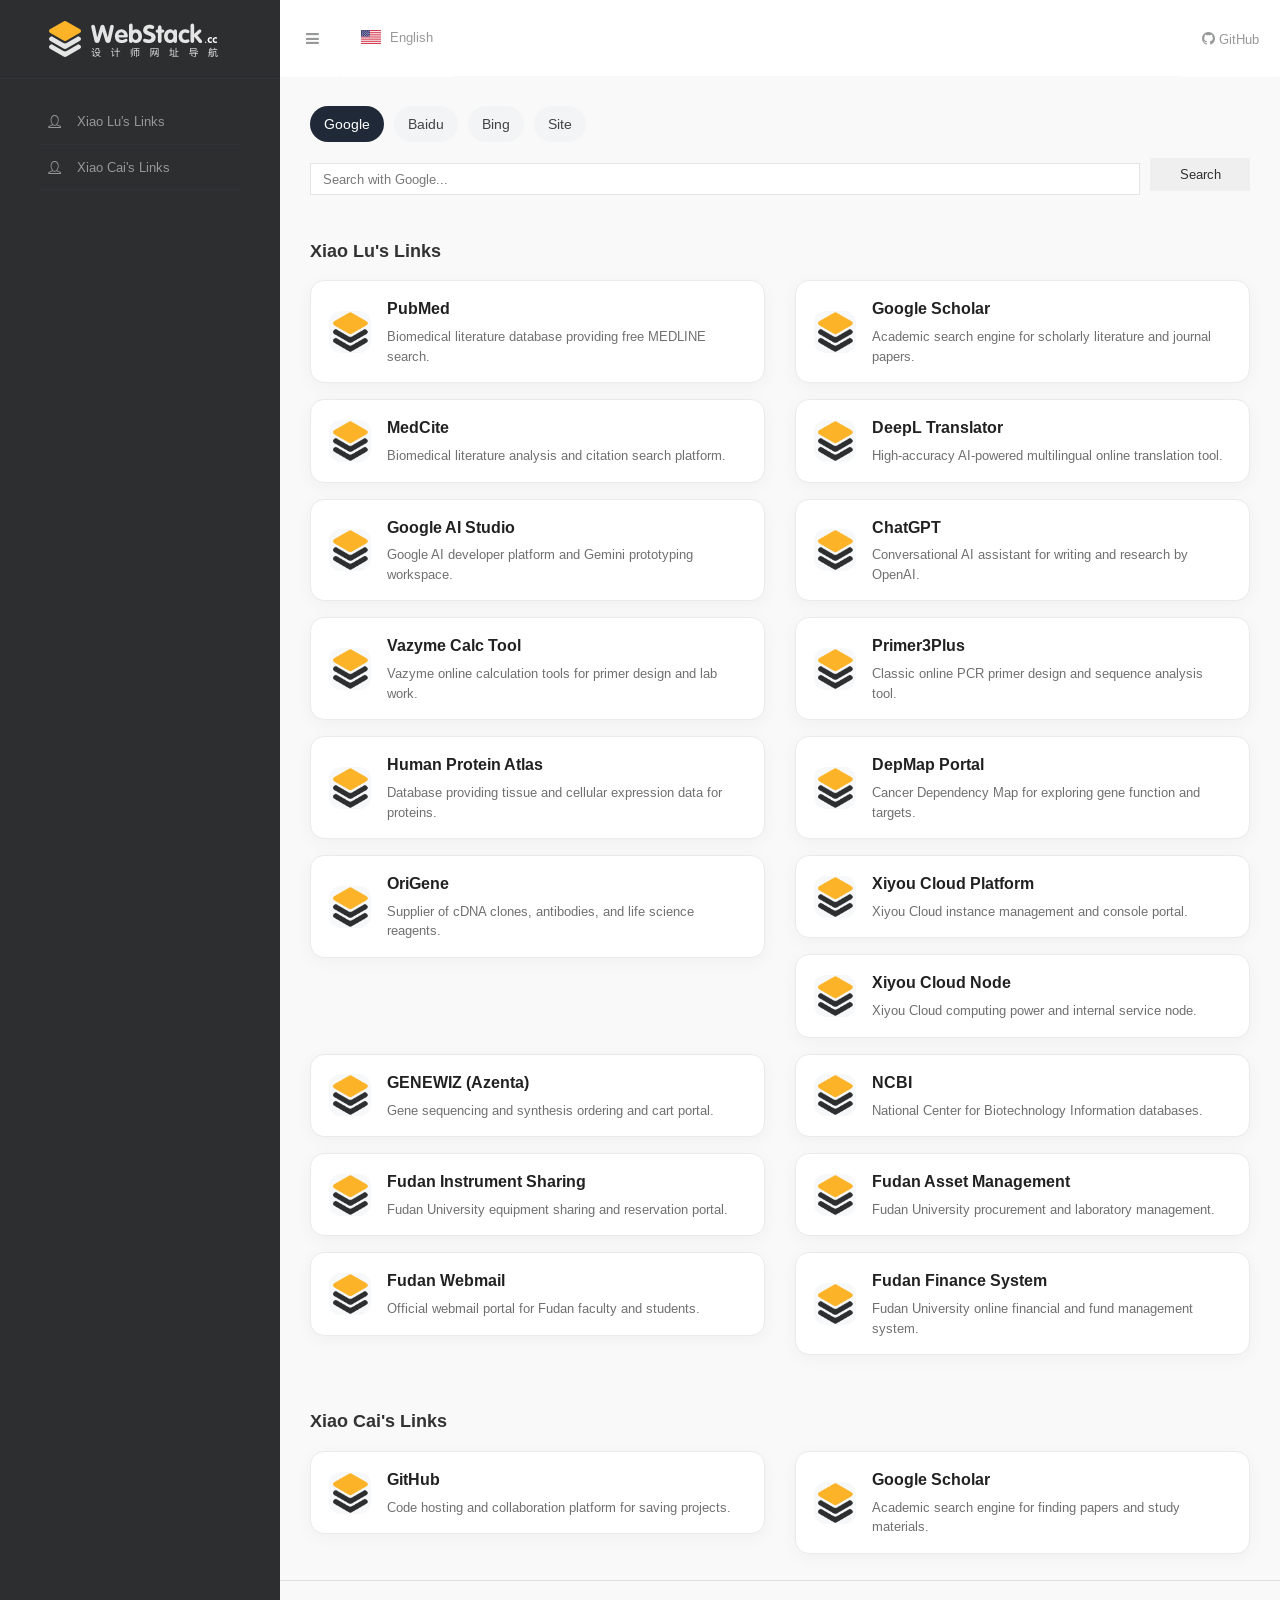
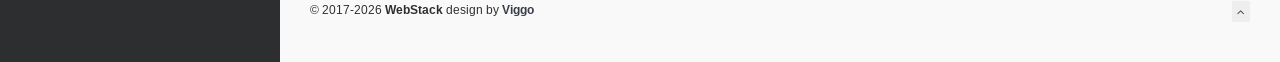
<file: index.html>
<!DOCTYPE html>
<html lang="zh">

<head>
    <link rel="shortcut icon" href="./assets/images/favicon.png">
    <script async src="//pagead2.googlesyndication.com/pagead/js/adsbygoogle.js"></script>
    
    <script>
    var _hmt = _hmt || [];
    (function() {
      var hm = document.createElement("script");
      hm.src = "https://hm.baidu.com/hm.js?c05bb16ea908292af9f6c513087a1cc3";
      var s = document.getElementsByTagName("script")[0]; 
      s.parentNode.insertBefore(hm, s);
    })();
    </script>
    <script>
    (adsbygoogle = window.adsbygoogle || []).push({
        google_ad_client: "ca-pub-8550836177608334",
        enable_page_level_ads: true
    });
    </script>
    <meta charset="UTF-8">
    <title>Cai’s.copilot.navigation</title>
    <script>
    if (navigator.appName == "Netscape") {
        var language = navigator.language;
    } else {
        var language = navigator.browserLanguage;

    }

    if (language.indexOf("en") > -1) {
        document.location.href = "en/index.html";
    } else if (language.indexOf("zh") > -1) {
        document.location.href = "cn/index.html";
    } else {
        document.location.href = "en/index.html";

    }
    </script>
    <meta charset="utf-8">
    <meta http-equiv="X-UA-Compatible" content="IE=edge">
    <meta name="viewport" content="width=device-width, initial-scale=1.0" />
    <meta name="author" content="Cai’s" />
    <title>Cai’s.copilot.navigation</title>
    <meta name="keywords" content="Cai’s.copilot.navigation,网址导航,设计资源,学习工具,网页收藏" />
    <meta name="description" content="Cai’s.copilot.navigation — 记录与整理喜欢的链接，设计资源与工具入口。">
    
    <!-- / FB Open Graph -->
    <meta property="og:type" content="website">
    <meta property="og:url" content="http://www.webstack.cc/">
    <meta property="og:title" content="Cai’s.copilot.navigation">
    <meta property="og:description" content="Cai’s.copilot.navigation — 记录与整理喜欢的链接，设计资源与工具入口。">
    <meta property="og:image" content="http://www.webstack.cc/assets/images/webstack_banner_cn.png">
    <meta property="og:site_name" content="Cai’s.copilot.navigation">
    <!-- / Twitter Cards -->
    <meta name="twitter:card" content="summary_large_image">
    <meta name="twitter:title" content="Cai’s.copilot.navigation">
    <meta name="twitter:description" content="Cai’s.copilot.navigation — 记录与整理喜欢的链接，设计资源与工具入口。">
    <meta name="twitter:image" content="http://www.webstack.cc/assets/images/webstack_banner_cn.png">
</head>

<body>
    <!-- Global site tag (gtag.js) - Google Analytics -->
    <script async src="https://www.googletagmanager.com/gtag/js?id=UA-111463289-1"></script>
    <script>
    window.dataLayer = window.dataLayer || [];

    function gtag() {
        dataLayer.push(arguments);
    }
    gtag('js', new Date());

    gtag('config', 'UA-111463289-1');
    </script>
</body>

</html>
</file>
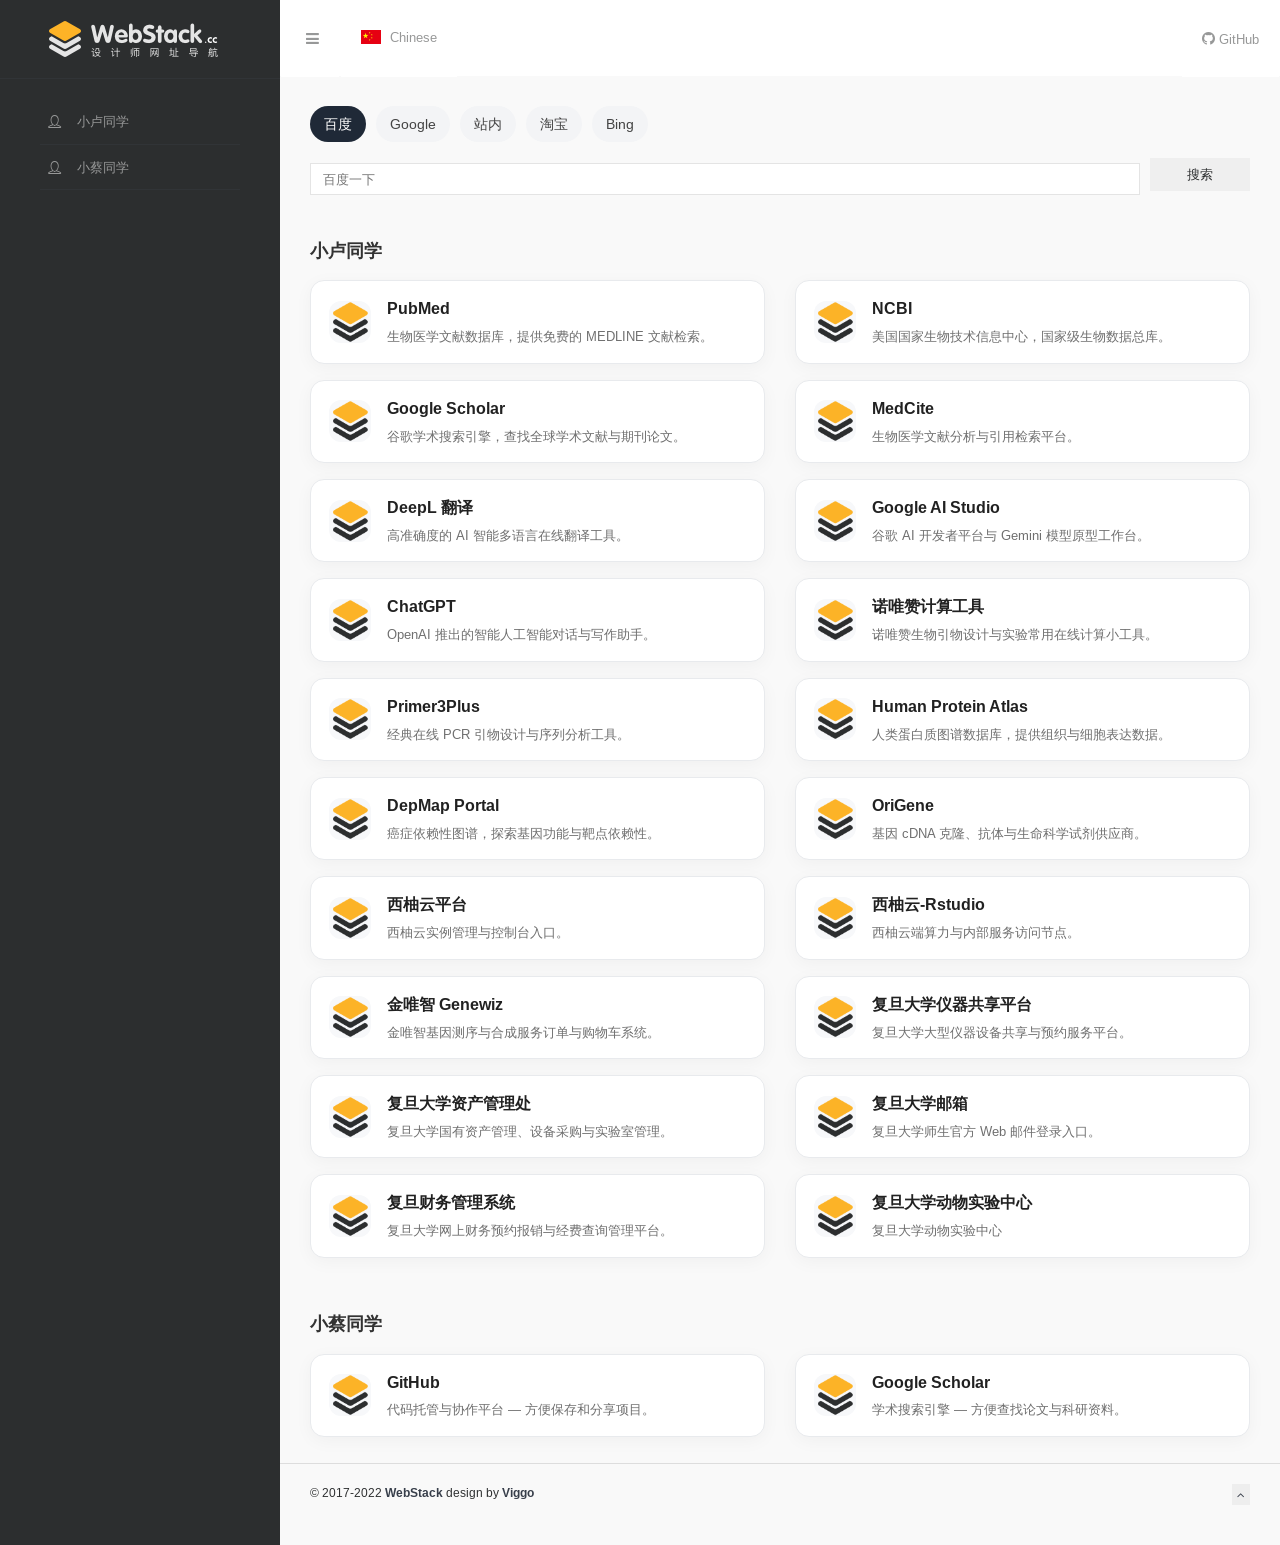
<file: cn/index.html>
<!DOCTYPE html>
<html lang="zh">

<head>
    <script async src = "//pagead2.googlesyndication.com/pagead/js/adsbygoogle.js" >
    </script>
    <script>
    (adsbygoogle = window.adsbygoogle || []).push({
        google_ad_client: "ca-pub-8550836177608334",
        enable_page_level_ads: true
    });
    </script>
    <script>
    var _hmt = _hmt || [];
    (function() {
      var hm = document.createElement("script");
      hm.src = "https://hm.baidu.com/hm.js?c05bb16ea908292af9f6c513087a1cc3";
      var s = document.getElementsByTagName("script")[0]; 
      s.parentNode.insertBefore(hm, s);
    })();
    </script>
    <meta charset="utf-8">
    <meta http-equiv="X-UA-Compatible" content="IE=edge">
    <meta name="viewport" content="width=device-width, initial-scale=1.0" />
    <meta name="author" content="Cai’s" />
    <title>Cai’s.copilot.navigation</title>
    <meta name="keywords" content="Cai’s.copilot.navigation,网址导航,设计资源,学习工具,网页收藏">
    <meta name="description" content="Cai’s.copilot.navigation — 记录与整理喜欢的链接，设计资源与工具入口。">
    <link rel="shortcut icon" href="../assets/images/favicon.png">
    <link rel="stylesheet" href="https://fonts.googleapis.com/css?family=Arimo:400,700,400italic">
    <link rel="stylesheet" href="../assets/css/fonts/linecons/css/linecons.css">
    <link rel="stylesheet" href="../assets/css/fonts/fontawesome/css/font-awesome.min.css">
    <link rel="stylesheet" href="../assets/css/bootstrap.css">
    <link rel="stylesheet" href="../assets/css/xenon-core.css">
    <link rel="stylesheet" href="../assets/css/xenon-components.css">
    <link rel="stylesheet" href="../assets/css/xenon-skins.css">
    <link rel="stylesheet" href="../assets/css/nav.css">
    <script src="../assets/js/jquery-1.11.1.min.js"></script>
    <!-- HTML5 shim and Respond.js IE8 support of HTML5 elements and media queries -->
    <!--[if lt IE 9]>
        <script src="https://oss.maxcdn.com/html5shiv/3.7.2/html5shiv.min.js"></script>
        <script src="https://oss.maxcdn.com/respond/1.4.2/respond.min.js"></script>
    <![endif]-->
    <!-- / FB Open Graph -->
    <meta property="og:type" content="website">
    <meta property="og:url" content="https://www.webstack.cc/">
    <meta property="og:title" content="Cai’s.copilot.navigation">
    <meta property="og:description" content="Cai’s.copilot.navigation — 记录与整理喜欢的链接，设计资源与工具入口。">
    <meta property="og:image" content="https://www.webstack.cc/assets/images/webstack_banner_cn.png">
    <meta property="og:site_name" content="Cai’s.copilot.navigation">
    <!-- / Twitter Cards -->
    <meta name="twitter:card" content="summary_large_image">
    <meta name="twitter:title" content="Cai’s.copilot.navigation">
    <meta name="twitter:description" content="Cai’s.copilot.navigation — 记录与整理喜欢的链接，设计资源与工具入口。">
    <meta name="twitter:image" content="https://www.webstack.cc/assets/images/webstack_banner_cn.png">
</head>

<body class="page-body">
    <!-- skin-white -->
    <div class="page-container">
        <div class="sidebar-menu toggle-others fixed">
            <div class="sidebar-menu-inner">
                <header class="logo-env">
                    <!-- logo -->
                    <div class="logo">
                        <a href="index.html" class="logo-expanded">
                            <img src="../assets/images/logo@2x.png" width="100%" alt="" />
                        </a>
                        <a href="index.html" class="logo-collapsed">
                            <img src="../assets/images/logo-collapsed@2x.png" width="40" alt="" />
                        </a>
                    </div>
                    <div class="mobile-menu-toggle visible-xs">
                        <a href="#" data-toggle="user-info-menu">
                            <i class="linecons-cog"></i>
                        </a>
                        <a href="#" data-toggle="mobile-menu">
                            <i class="fa-bars"></i>
                        </a>
                    </div>
                </header>
                                <ul id="main-menu" class="main-menu">
                    <li>
                        <a href="#小卢同学" class="smooth">
                            <i class="linecons-user"></i>
                            <span class="title">小卢同学</span>
                        </a>
                    </li>
                    <li>
                        <a href="#小蔡同学" class="smooth">
                            <i class="linecons-user"></i>
                            <span class="title">小蔡同学</span>
                        </a>
                    </li>
                </ul>

            </div>
        </div>
        <div class="main-content">
            <nav class="navbar user-info-navbar" role="navigation">
                <!-- User Info, Notifications and Menu Bar -->
                <!-- Left links for user info navbar -->
                <ul class="user-info-menu left-links list-inline list-unstyled">
                    <li class="hidden-sm hidden-xs">
                        <a href="#" data-toggle="sidebar">
                            <i class="fa-bars"></i>
                        </a>
                    </li>
                    <li class="dropdown hover-line language-switcher">
                        <a href="../cn/index.html" class="dropdown-toggle" data-toggle="dropdown">
                            <img src="../assets/images/flags/flag-cn.png" alt="flag-cn" /> Chinese
                        </a>
                        <ul class="dropdown-menu languages">
                            <li>
                                <a href="../en/index.html">
                                    <img src="../assets/images/flags/flag-us.png" alt="flag-us" /> English
                                </a>
                            </li>
                            <li class="active">
                                <a href="../cn/index.html">
                                    <img src="../assets/images/flags/flag-cn.png" alt="flag-cn" /> Chinese
                                </a>
                            </li>
                        </ul>
                    </li>
                </ul>
                <ul class="user-info-menu right-links list-inline list-unstyled">
                    <li class="hidden-sm hidden-xs">
                        <a href="https://github.com/WebStackPage/WebStackPage.github.io" target="_blank">
                            <i class="fa-github"></i>  GitHub
                        </a>
                    </li>
                </ul>
                <!-- <a href="https://github.com/WebStackPage/WebStackPage.github.io" target="_blank"><img style="position: absolute; top: 0; right: 0; border: 0;" src="https://s3.amazonaws.com/github/ribbons/forkme_right_darkblue_121621.png" alt="Fork me on GitHub"></a> -->

            </nav>
            <!-- 自定义分类 -->
            <div class="search-block">
                <div class="search-tabs">
                    <a href="#" class="search-tab active" data-engine="baidu" data-placeholder="百度一下">百度</a>
                    <a href="#" class="search-tab" data-engine="google" data-placeholder="Google">Google</a>
                    <a href="#" class="search-tab" data-engine="site" data-placeholder="站内搜索">站内</a>
                    <a href="#" class="search-tab" data-engine="taobao" data-placeholder="淘宝">淘宝</a>
                    <a href="#" class="search-tab" data-engine="bing" data-placeholder="Bing">Bing</a>
                </div>
                <div class="search-box">
                    <input id="search-input" type="text" class="form-control" placeholder="百度一下" />
                    <button id="search-btn" class="btn btn-dark" type="button">搜索</button>
                </div>
            </div>
<div class="link-section" id="小卢同学">
    <h4>小卢同学</h4>
    <div class="row">

        <!-- 1. PubMed -->
        <div class="col-sm-6">
            <a class="link-card" href="https://pubmed.ncbi.nlm.nih.gov/" target="_blank" rel="noopener noreferrer">
                <img class="link-icon lazy" src="../assets/images/favicon.png" data-src="https://t3.gstatic.cn/faviconV2?client=SOCIAL&type=FAVICON&fallback_opts=TYPE,SIZE,URL&size=128&url=https://pubmed.ncbi.nlm.nih.gov/" onerror="this.onerror=null;this.src='../assets/images/favicon.png';" alt="PubMed">
                <div class="link-details">
                    <span class="link-title"><strong>PubMed</strong></span>
                    <p class="link-desc">生物医学文献数据库，提供免费的 MEDLINE 文献检索。</p>
                </div>
            </a>
        </div>
        
        <!-- 15. NCBI -->
        <div class="col-sm-6">
            <a class="link-card" href="https://www.ncbi.nlm.nih.gov/" target="_blank" rel="noopener noreferrer">
                <img class="link-icon lazy" src="../assets/images/favicon.png" data-src="https://t3.gstatic.cn/faviconV2?client=SOCIAL&type=FAVICON&fallback_opts=TYPE,SIZE,URL&size=128&url=https://www.ncbi.nlm.nih.gov/" onerror="this.onerror=null;this.src='../assets/images/favicon.png';" alt="NCBI">
                <div class="link-details">
                    <span class="link-title"><strong>NCBI</strong></span>
                    <p class="link-desc">美国国家生物技术信息中心，国家级生物数据总库。</p>
                </div>
            </a>
        </div>

        <!-- 2. Google Scholar -->
        <div class="col-sm-6">
            <a class="link-card" href="https://scholar.google.com/" target="_blank" rel="noopener noreferrer">
                <img class="link-icon lazy" src="../assets/images/favicon.png" data-src="https://t3.gstatic.cn/faviconV2?client=SOCIAL&type=FAVICON&fallback_opts=TYPE,SIZE,URL&size=128&url=https://scholar.google.com/" onerror="this.onerror=null;this.src='../assets/images/favicon.png';" alt="Google Scholar">
                <div class="link-details">
                    <span class="link-title"><strong>Google Scholar</strong></span>
                    <p class="link-desc">谷歌学术搜索引擎，查找全球学术文献与期刊论文。</p>
                </div>
            </a>
        </div>

        <!-- 3. MedCite -->
        <div class="col-sm-6">
            <a class="link-card" href="https://medcite.cn/home" target="_blank" rel="noopener noreferrer">
                <img class="link-icon lazy" src="../assets/images/favicon.png" data-src="https://t3.gstatic.cn/faviconV2?client=SOCIAL&type=FAVICON&fallback_opts=TYPE,SIZE,URL&size=128&url=https://medcite.cn/home" onerror="this.onerror=null;this.src='../assets/images/favicon.png';" alt="MedCite">
                <div class="link-details">
                    <span class="link-title"><strong>MedCite</strong></span>
                    <p class="link-desc">生物医学文献分析与引用检索平台。</p>
                </div>
            </a>
        </div>

        <!-- 4. DeepL 翻译 -->
        <div class="col-sm-6">
            <a class="link-card" href="https://www.deepl.com/zh/translator" target="_blank" rel="noopener noreferrer">
                <img class="link-icon lazy" src="../assets/images/favicon.png" data-src="https://t3.gstatic.cn/faviconV2?client=SOCIAL&type=FAVICON&fallback_opts=TYPE,SIZE,URL&size=128&url=https://www.deepl.com/zh/translator" onerror="this.onerror=null;this.src='../assets/images/favicon.png';" alt="DeepL 翻译">
                <div class="link-details">
                    <span class="link-title"><strong>DeepL 翻译</strong></span>
                    <p class="link-desc">高准确度的 AI 智能多语言在线翻译工具。</p>
                </div>
            </a>
        </div>

        <!-- 5. Google AI Studio -->
        <div class="col-sm-6">
            <a class="link-card" href="https://aistudio.google.com/prompts/new_chat" target="_blank" rel="noopener noreferrer">
                <img class="link-icon lazy" src="../assets/images/favicon.png" data-src="https://t3.gstatic.cn/faviconV2?client=SOCIAL&type=FAVICON&fallback_opts=TYPE,SIZE,URL&size=128&url=https://aistudio.google.com/prompts/new_chat" onerror="this.onerror=null;this.src='../assets/images/favicon.png';" alt="Google AI Studio">
                <div class="link-details">
                    <span class="link-title"><strong>Google AI Studio</strong></span>
                    <p class="link-desc">谷歌 AI 开发者平台与 Gemini 模型原型工作台。</p>
                </div>
            </a>
        </div>

        <!-- 6. ChatGPT -->
        <div class="col-sm-6">
            <a class="link-card" href="https://chatgpt.com/" target="_blank" rel="noopener noreferrer">
                <img class="link-icon lazy" src="../assets/images/favicon.png" data-src="https://t3.gstatic.cn/faviconV2?client=SOCIAL&type=FAVICON&fallback_opts=TYPE,SIZE,URL&size=128&url=https://chatgpt.com/" onerror="this.onerror=null;this.src='../assets/images/favicon.png';" alt="ChatGPT">
                <div class="link-details">
                    <span class="link-title"><strong>ChatGPT</strong></span>
                    <p class="link-desc">OpenAI 推出的智能人工智能对话与写作助手。</p>
                </div>
            </a>
        </div>

        <!-- 7. 诺唯赞计算工具 -->
        <div class="col-sm-6">
            <a class="link-card" href="https://crm.vazyme.com/cetool/simple.html" target="_blank" rel="noopener noreferrer">
                <img class="link-icon lazy" src="../assets/images/favicon.png" data-src="https://t3.gstatic.cn/faviconV2?client=SOCIAL&type=FAVICON&fallback_opts=TYPE,SIZE,URL&size=128&url=https://crm.vazyme.com/cetool/simple.html" onerror="this.onerror=null;this.src='../assets/images/favicon.png';" alt="诺唯赞计算工具">
                <div class="link-details">
                    <span class="link-title"><strong>诺唯赞计算工具</strong></span>
                    <p class="link-desc">诺唯赞生物引物设计与实验常用在线计算小工具。</p>
                </div>
            </a>
        </div>

        <!-- 8. Primer3Plus -->
        <div class="col-sm-6">
            <a class="link-card" href="https://www.primer3plus.com/" target="_blank" rel="noopener noreferrer">
                <img class="link-icon lazy" src="../assets/images/favicon.png" data-src="https://t3.gstatic.cn/faviconV2?client=SOCIAL&type=FAVICON&fallback_opts=TYPE,SIZE,URL&size=128&url=https://www.primer3plus.com/" onerror="this.onerror=null;this.src='../assets/images/favicon.png';" alt="Primer3Plus">
                <div class="link-details">
                    <span class="link-title"><strong>Primer3Plus</strong></span>
                    <p class="link-desc">经典在线 PCR 引物设计与序列分析工具。</p>
                </div>
            </a>
        </div>

        <!-- 9. Human Protein Atlas -->
        <div class="col-sm-6">
            <a class="link-card" href="https://www.proteinatlas.org/" target="_blank" rel="noopener noreferrer">
                <img class="link-icon lazy" src="../assets/images/favicon.png" data-src="https://t3.gstatic.cn/faviconV2?client=SOCIAL&type=FAVICON&fallback_opts=TYPE,SIZE,URL&size=128&url=https://www.proteinatlas.org/" onerror="this.onerror=null;this.src='../assets/images/favicon.png';" alt="Human Protein Atlas">
                <div class="link-details">
                    <span class="link-title"><strong>Human Protein Atlas</strong></span>
                    <p class="link-desc">人类蛋白质图谱数据库，提供组织与细胞表达数据。</p>
                </div>
            </a>
        </div>

        <!-- 10. DepMap Portal -->
        <div class="col-sm-6">
            <a class="link-card" href="https://depmap.org/portal/" target="_blank" rel="noopener noreferrer">
                <img class="link-icon lazy" src="../assets/images/favicon.png" data-src="https://t3.gstatic.cn/faviconV2?client=SOCIAL&type=FAVICON&fallback_opts=TYPE,SIZE,URL&size=128&url=https://depmap.org/portal/" onerror="this.onerror=null;this.src='../assets/images/favicon.png';" alt="DepMap Portal">
                <div class="link-details">
                    <span class="link-title"><strong>DepMap Portal</strong></span>
                    <p class="link-desc">癌症依赖性图谱，探索基因功能与靶点依赖性。</p>
                </div>
            </a>
        </div>

        <!-- 11. OriGene -->
        <div class="col-sm-6">
            <a class="link-card" href="https://www.origene.com/" target="_blank" rel="noopener noreferrer">
                <img class="link-icon lazy" src="../assets/images/favicon.png" data-src="https://t3.gstatic.cn/faviconV2?client=SOCIAL&type=FAVICON&fallback_opts=TYPE,SIZE,URL&size=128&url=https://www.origene.com/" onerror="this.onerror=null;this.src='../assets/images/favicon.png';" alt="OriGene">
                <div class="link-details">
                    <span class="link-title"><strong>OriGene</strong></span>
                    <p class="link-desc">基因 cDNA 克隆、抗体与生命科学试剂供应商。</p>
                </div>
            </a>
        </div>

        <!-- 12. 西柚云平台 -->
        <div class="col-sm-6">
            <a class="link-card" href="https://dayu.xiyoucloud.net/#/instance-detail/10543" target="_blank" rel="noopener noreferrer">
                <img class="link-icon lazy" src="../assets/images/favicon.png" data-src="https://t3.gstatic.cn/faviconV2?client=SOCIAL&type=FAVICON&fallback_opts=TYPE,SIZE,URL&size=128&url=https://dayu.xiyoucloud.net/#/instance-detail/10543" onerror="this.onerror=null;this.src='../assets/images/favicon.png';" alt="西柚云平台">
                <div class="link-details">
                    <span class="link-title"><strong>西柚云平台</strong></span>
                    <p class="link-desc">西柚云实例管理与控制台入口。</p>
                </div>
            </a>
        </div>

        <!-- 13. 西柚云服务节点 -->
        <div class="col-sm-6">
            <a class="link-card" href="http://sw2-main2.xiyoucloud.pro:18849/" target="_blank" rel="noopener noreferrer">
                <img class="link-icon lazy" src="../assets/images/favicon.png" data-src="https://t3.gstatic.cn/faviconV2?client=SOCIAL&type=FAVICON&fallback_opts=TYPE,SIZE,URL&size=128&url=http://sw2-main2.xiyoucloud.pro:18849/" onerror="this.onerror=null;this.src='../assets/images/favicon.png';" alt="西柚云服务节点">
                <div class="link-details">
                    <span class="link-title"><strong>西柚云-Rstudio</strong></span>
                    <p class="link-desc">西柚云端算力与内部服务访问节点。</p>
                </div>
            </a>
        </div>

        <!-- 14. 金唯智 Genewiz -->
        <div class="col-sm-6">
            <a class="link-card" href="https://climsprod.genewiz.com.cn/Shopping/ShoppingCart" target="_blank" rel="noopener noreferrer">
                <img class="link-icon lazy" src="../assets/images/favicon.png" data-src="https://t3.gstatic.cn/faviconV2?client=SOCIAL&type=FAVICON&fallback_opts=TYPE,SIZE,URL&size=128&url=https://climsprod.genewiz.com.cn/Shopping/ShoppingCart" onerror="this.onerror=null;this.src='../assets/images/favicon.png';" alt="金唯智 Genewiz">
                <div class="link-details">
                    <span class="link-title"><strong>金唯智 Genewiz</strong></span>
                    <p class="link-desc">金唯智基因测序与合成服务订单与购物车系统。</p>
                </div>
            </a>
        </div>

        <!-- 16. 复旦大学仪器共享平台 -->
        <div class="col-sm-6">
            <a class="link-card" href="https://jspt.fudan.edu.cn/genee/" target="_blank" rel="noopener noreferrer">
                <img class="link-icon lazy" src="../assets/images/favicon.png" data-src="https://t3.gstatic.cn/faviconV2?client=SOCIAL&type=FAVICON&fallback_opts=TYPE,SIZE,URL&size=128&url=https://jspt.fudan.edu.cn/genee/" onerror="this.onerror=null;this.src='../assets/images/favicon.png';" alt="复旦大学仪器共享平台">
                <div class="link-details">
                    <span class="link-title"><strong>复旦大学仪器共享平台</strong></span>
                    <p class="link-desc">复旦大学大型仪器设备共享与预约服务平台。</p>
                </div>
            </a>
        </div>

        <!-- 17. 复旦大学资产管理处 -->
        <div class="col-sm-6">
            <a class="link-card" href="https://zcglc.fudan.edu.cn/" target="_blank" rel="noopener noreferrer">
                <img class="link-icon lazy" src="../assets/images/favicon.png" data-src="https://t3.gstatic.cn/faviconV2?client=SOCIAL&type=FAVICON&fallback_opts=TYPE,SIZE,URL&size=128&url=https://zcglc.fudan.edu.cn/" onerror="this.onerror=null;this.src='../assets/images/favicon.png';" alt="复旦大学资产管理处">
                <div class="link-details">
                    <span class="link-title"><strong>复旦大学资产管理处</strong></span>
                    <p class="link-desc">复旦大学国有资产管理、设备采购与实验室管理。</p>
                </div>
            </a>
        </div>

        <!-- 18. 复旦大学邮箱 -->
        <div class="col-sm-6">
            <a class="link-card" href="https://mail.m.fudan.edu.cn/" target="_blank" rel="noopener noreferrer">
                <img class="link-icon lazy" src="../assets/images/favicon.png" data-src="https://t3.gstatic.cn/faviconV2?client=SOCIAL&type=FAVICON&fallback_opts=TYPE,SIZE,URL&size=128&url=https://mail.m.fudan.edu.cn/" onerror="this.onerror=null;this.src='../assets/images/favicon.png';" alt="复旦大学邮箱">
                <div class="link-details">
                    <span class="link-title"><strong>复旦大学邮箱</strong></span>
                    <p class="link-desc">复旦大学师生官方 Web 邮件登录入口。</p>
                </div>
            </a>
        </div>

        <!-- 19. 复旦财务管理系统 -->
        <div class="col-sm-6">
            <a class="link-card" href="https://cwgl.fudan.edu.cn/WFManager/login.jsp" target="_blank" rel="noopener noreferrer">
                <img class="link-icon lazy" src="../assets/images/favicon.png" data-src="https://t3.gstatic.cn/faviconV2?client=SOCIAL&type=FAVICON&fallback_opts=TYPE,SIZE,URL&size=128&url=https://cwgl.fudan.edu.cn/WFManager/login.jsp" onerror="this.onerror=null;this.src='../assets/images/favicon.png';" alt="复旦财务管理系统">
                <div class="link-details">
                    <span class="link-title"><strong>复旦财务管理系统</strong></span>
                    <p class="link-desc">复旦大学网上财务预约报销与经费查询管理平台。</p>
                </div>
            </a>
        </div>
        
        <!-- 复旦大学动物实验中心 -->
        <div class="col-sm-6">
            <a class="link-card" href="http://10.185.1.34/Home/Index" target="_blank" rel="noopener noreferrer">
                <img class="link-icon lazy" src="../assets/images/favicon.png" data-src="https://t3.gstatic.cn/faviconV2?client=SOCIAL&type=FAVICON&fallback_opts=TYPE,SIZE,URL&size=128&url=http://10.185.1.34/Home/Index" onerror="this.onerror=null;this.src='../assets/images/favicon.png';" alt="动物实验中心">
                <div class="link-details">
                    <span class="link-title"><strong>复旦大学动物实验中心</strong></span>
                    <p class="link-desc">复旦大学动物实验中心</p>
                </div>
            </a>
        </div>
        
    </div>
</div>
            <div class="link-section" id="小蔡同学">
                <h4>小蔡同学</h4>
                <div class="row">
                    <div class="col-sm-6">
                        <a class="link-card" href="https://github.com/" target="_blank" rel="noopener noreferrer">
                            <img class="link-icon lazy" src="../assets/images/favicon.png" data-src="https://t3.gstatic.cn/faviconV2?client=SOCIAL&type=FAVICON&fallback_opts=TYPE,SIZE,URL&size=128&url=https://github.com/" onerror="this.onerror=null;this.src='../assets/images/favicon.png';" alt="GitHub">
                            <div class="link-details">
                                <span class="link-title"><strong>GitHub</strong></span>
                                <p class="link-desc">代码托管与协作平台 — 方便保存和分享项目。</p>
                            </div>
                        </a>
                    </div>
                    <div class="col-sm-6">
                        <a class="link-card" href="https://scholar.google.com/" target="_blank" rel="noopener noreferrer">
                            <img class="link-icon lazy" src="../assets/images/favicon.png" data-src="https://t3.gstatic.cn/faviconV2?client=SOCIAL&type=FAVICON&fallback_opts=TYPE,SIZE,URL&size=128&url=https://scholar.google.com/" onerror="this.onerror=null;this.src='../assets/images/favicon.png';" alt="Google Scholar">
                            <div class="link-details">
                                <span class="link-title"><strong>Google Scholar</strong></span>
                                <p class="link-desc">学术搜索引擎 — 方便查找论文与科研资料。</p>
                            </div>
                        </a>
                    </div>
                </div>
            </div>
            <!-- END 自定义分类 -->
            
            <footer class="main-footer sticky footer-type-1">
                <div class="footer-inner">
                    <!-- Add your copyright text here -->
                    <div class="footer-text">
                        &copy; 2017-2022
                        <a href="../cn/about.html"><strong>WebStack</strong></a> design by <a href="https://www.viggoz.com" target="_blank"><strong>Viggo</strong></a>
                        <!--  - Purchase for only <strong>23$</strong> -->
                    </div>
                    <!-- Go to Top Link, just add rel="go-top" to any link to add this functionality -->
                    <div class="go-up">
                        <a href="#" rel="go-top">
                            <i class="fa-angle-up"></i>
                        </a>
                    </div>
                </div>
            </footer>
        </div>
    </div>
    <!-- 锚点平滑移动 -->
    <script type="text/javascript">
    $(document).ready(function() {
         // load favicon images from data-src, without relying on lozad.js timing
         document.querySelectorAll('img.lazy[data-src]').forEach(function(img){
             var src = img.getAttribute('data-src');
             if(src) img.src = src;
         });

        $(document).on('click', '.has-sub', function(){
            var _this = $(this)
            if(!$(this).hasClass('expanded')) {
               setTimeout(function(){
                    _this.find('ul').attr("style","")
               }, 300);
              
            } else {
                $('.has-sub ul').each(function(id,ele){
                    var _that = $(this)
                    if(_this.find('ul')[0] != ele) {
                        setTimeout(function(){
                            _that.attr("style","")
                        }, 300);
                    }
                })
            }
        })
        $('#search-btn').click(function(){
            var input = document.getElementById('search-input');
            var query = input.value.trim();
            if(!query) return;
            var engine = document.querySelector('.search-tab.active').getAttribute('data-engine');
            var url;
            switch(engine){
                case 'google': url = 'https://www.google.com/search?q=' + encodeURIComponent(query); break;
                case 'site': url = 'https://www.baidu.com/s?wd=' + encodeURIComponent('site:' + location.host + ' ' + query); break;
                case 'taobao': url = 'https://s.taobao.com/search?q=' + encodeURIComponent(query); break;
                case 'bing': url = 'https://cn.bing.com/search?q=' + encodeURIComponent(query); break;
                default: url = 'https://www.baidu.com/s?wd=' + encodeURIComponent(query); break;
            }
            window.open(url, '_blank');
        });
        $('.search-tab').click(function(e){
            e.preventDefault();
            $('.search-tab').removeClass('active');
            $(this).addClass('active');
            var placeholder = $(this).attr('data-placeholder');
            $('#search-input').attr('placeholder', placeholder);
        });
        $('.user-info-menu .hidden-sm').click(function(){
            if($('.sidebar-menu').hasClass('collapsed')) {
                $('.has-sub.expanded > ul').attr("style","")
            } else {
                $('.has-sub.expanded > ul').show()
            }
        })
        $("#main-menu li ul li").click(function() {
            $(this).siblings('li').removeClass('active'); // 删除其他兄弟元素的样式
            $(this).addClass('active'); // 添加当前元素的样式
        });
        $("a.smooth").click(function(ev) {
            ev.preventDefault();

            public_vars.$mainMenu.add(public_vars.$sidebarProfile).toggleClass('mobile-is-visible');
            ps_destroy();
            $("html, body").animate({
                scrollTop: $($(this).attr("href")).offset().top - 30
            }, {
                duration: 500,
                easing: "swing"
            });
        });
        return false;
    });

    var href = "";
    var pos = 0;
    $("a.smooth").click(function(e) {
        $("#main-menu li").each(function() {
            $(this).removeClass("active");
        });
        $(this).parent("li").addClass("active");
        e.preventDefault();
        href = $(this).attr("href");
        pos = $(href).position().top - 30;
    });
    </script>
    <!-- Bottom Scripts -->
    <script src="../assets/js/bootstrap.min.js"></script>
    <script src="../assets/js/TweenMax.min.js"></script>
    <script src="../assets/js/resizeable.js"></script>
    <script src="../assets/js/joinable.js"></script>
    <script src="../assets/js/xenon-api.js"></script>
    <script src="../assets/js/xenon-toggles.js"></script>
    <!-- JavaScripts initializations and stuff -->
    <script src="../assets/js/xenon-custom.js"></script>
    <script src="../assets/js/lozad.js"></script>
</body>

</html>
</file>
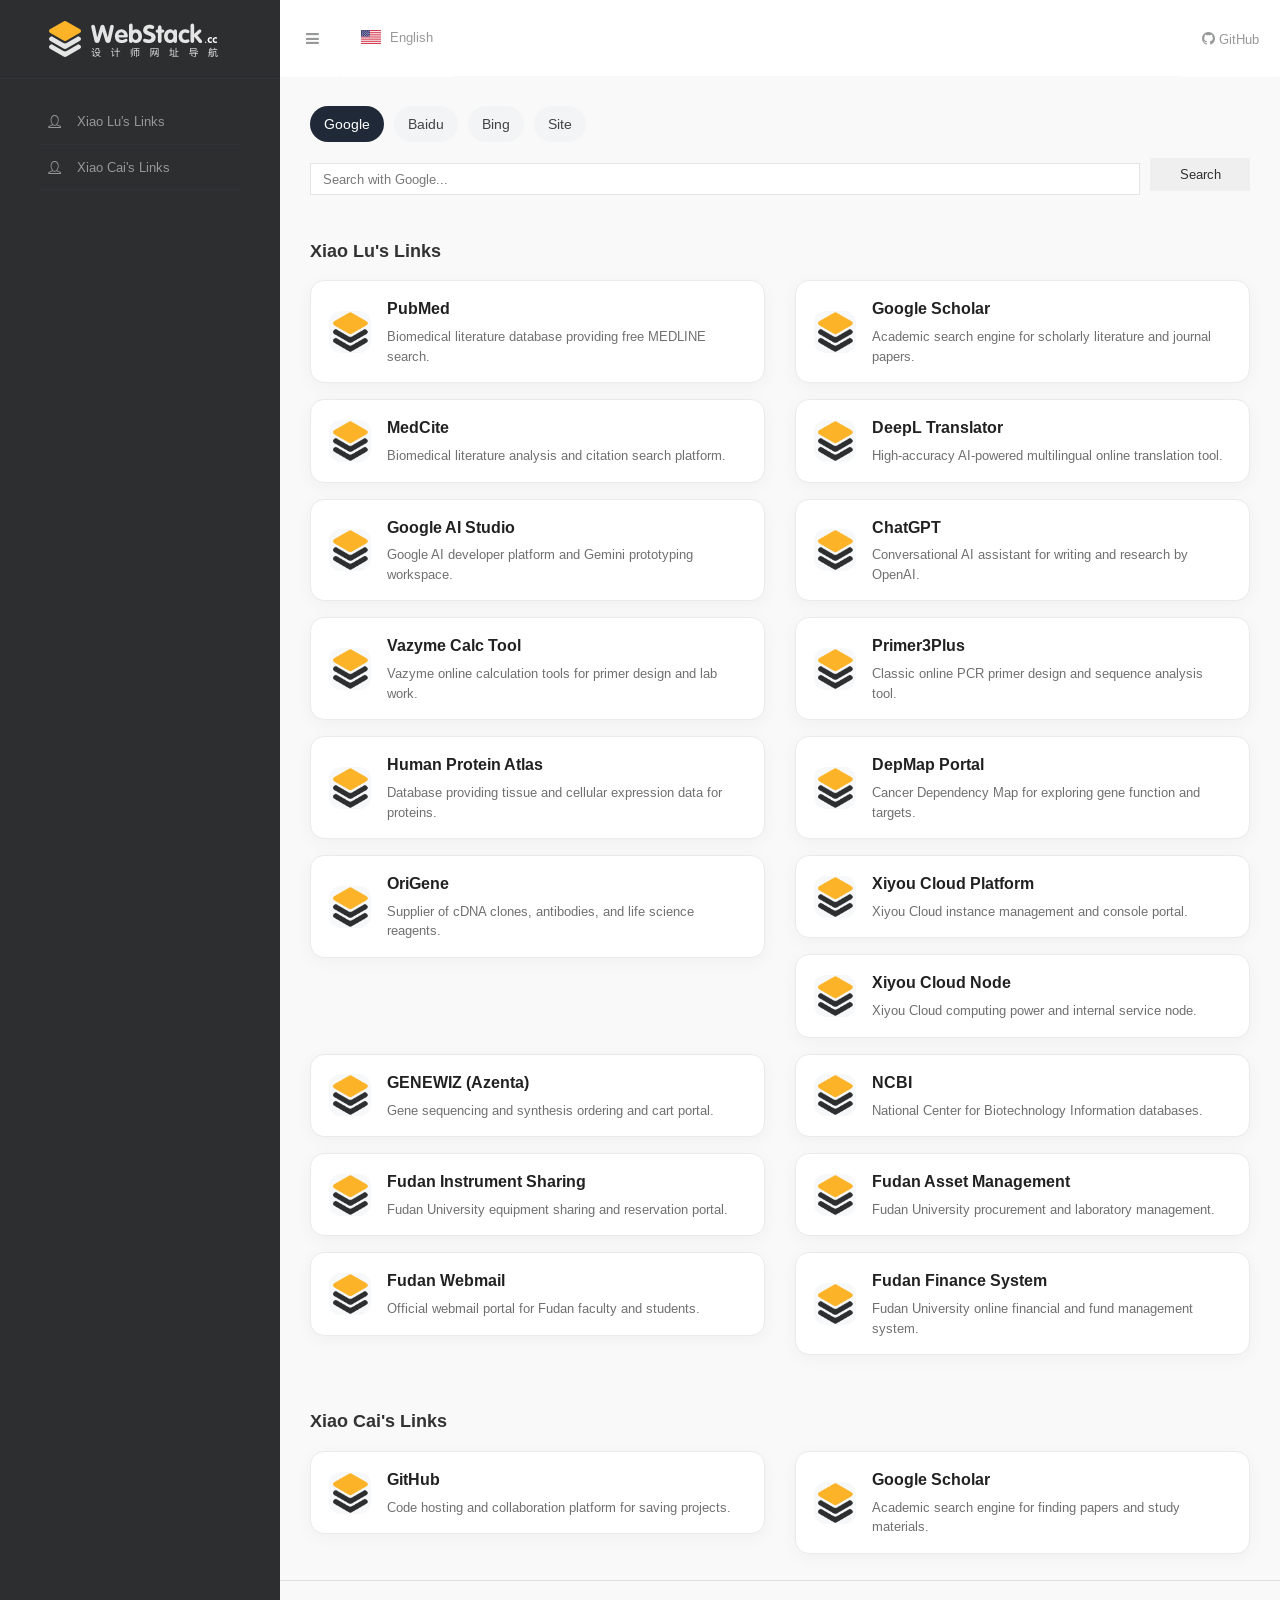
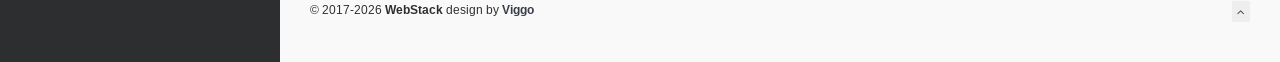
<file: en/index.html>
<!DOCTYPE html>
<html lang="en">

<head>
    <script async src="//pagead2.googlesyndication.com/pagead/js/adsbygoogle.js"></script>
    <script>
    (adsbygoogle = window.adsbygoogle || []).push({
        google_ad_client: "ca-pub-8550836177608334",
        enable_page_level_ads: true
    });
    </script>
    <script>
    var _hmt = _hmt || [];
    (function() {
      var hm = document.createElement("script");
      hm.src = "https://hm.baidu.com/hm.js?c05bb16ea908292af9f6c513087a1cc3";
      var s = document.getElementsByTagName("script")[0]; 
      s.parentNode.insertBefore(hm, s);
    })();
    </script>
    <meta charset="utf-8">
    <meta http-equiv="X-UA-Compatible" content="IE=edge">
    <meta name="viewport" content="width=device-width, initial-scale=1.0" />
    <meta name="author" content="Cai’s" />
    <title>Cai’s.copilot.navigation</title>
    <meta name="keywords" content="Cai’s.copilot.navigation, Navigation, Design Resources, Study Tools, Bookmarks">
    <meta name="description" content="Cai’s.copilot.navigation — Curated links, research tools, and design resources.">
    <link rel="shortcut icon" href="../assets/images/favicon.png">
    <link rel="stylesheet" href="https://fonts.googleapis.com/css?family=Arimo:400,700,400italic">
    <link rel="stylesheet" href="../assets/css/fonts/linecons/css/linecons.css">
    <link rel="stylesheet" href="../assets/css/fonts/fontawesome/css/font-awesome.min.css">
    <link rel="stylesheet" href="../assets/css/bootstrap.css">
    <link rel="stylesheet" href="../assets/css/xenon-core.css">
    <link rel="stylesheet" href="../assets/css/xenon-components.css">
    <link rel="stylesheet" href="../assets/css/xenon-skins.css">
    <link rel="stylesheet" href="../assets/css/nav.css">
    <script src="../assets/js/jquery-1.11.1.min.js"></script>
    <!-- HTML5 shim and Respond.js IE8 support of HTML5 elements and media queries -->
    <!--[if lt IE 9]>
        <script src="https://oss.maxcdn.com/html5shiv/3.7.2/html5shiv.min.js"></script>
        <script src="https://oss.maxcdn.com/respond/1.4.2/respond.min.js"></script>
    <![endif]-->
    <meta property="og:type" content="website">
    <meta property="og:title" content="Cai’s.copilot.navigation">
    <meta property="og:description" content="Cai’s.copilot.navigation — Curated links, research tools, and design resources.">
    <meta property="og:image" content="../assets/images/webstack_banner_cn.png">
    <meta property="og:site_name" content="Cai’s.copilot.navigation">
</head>

<body class="page-body">
    <div class="page-container">
        <!-- Sidebar Menu -->
        <div class="sidebar-menu toggle-others fixed">
            <div class="sidebar-menu-inner">
                <header class="logo-env">
                    <div class="logo">
                        <a href="index.html" class="logo-expanded">
                            <img src="../assets/images/logo@2x.png" width="100%" alt="Logo" />
                        </a>
                        <a href="index.html" class="logo-collapsed">
                            <img src="../assets/images/logo-collapsed@2x.png" width="40" alt="Logo" />
                        </a>
                    </div>
                    <div class="mobile-menu-toggle visible-xs">
                        <a href="#" data-toggle="user-info-menu">
                            <i class="linecons-cog"></i>
                        </a>
                        <a href="#" data-toggle="mobile-menu">
                            <i class="fa-bars"></i>
                        </a>
                    </div>
                </header>
                <ul id="main-menu" class="main-menu">
                    <li>
                        <a href="#XiaoLu" class="smooth">
                            <i class="linecons-user"></i>
                            <span class="title">Xiao Lu's Links</span>
                        </a>
                    </li>
                    <li>
                        <a href="#XiaoCai" class="smooth">
                            <i class="linecons-user"></i>
                            <span class="title">Xiao Cai's Links</span>
                        </a>
                    </li>
                </ul>
            </div>
        </div>

        <div class="main-content">
            <!-- Navbar -->
            <nav class="navbar user-info-navbar" role="navigation">
                <ul class="user-info-menu left-links list-inline list-unstyled">
                    <li class="hidden-sm hidden-xs">
                        <a href="#" data-toggle="sidebar">
                            <i class="fa-bars"></i>
                        </a>
                    </li>
                    <!-- Language Switcher -->
                    <li class="dropdown hover-line language-switcher">
                        <a href="../en/index.html" class="dropdown-toggle" data-toggle="dropdown">
                            <img src="../assets/images/flags/flag-us.png" alt="English" /> English
                        </a>
                        <ul class="dropdown-menu languages">
                            <li class="active">
                                <a href="../en/index.html">
                                    <img src="../assets/images/flags/flag-us.png" alt="English" /> English
                                </a>
                            </li>
                            <li>
                                <a href="../cn/index.html">
                                    <img src="../assets/images/flags/flag-cn.png" alt="Chinese" /> Chinese
                                </a>
                            </li>
                        </ul>
                    </li>
                </ul>
                <ul class="user-info-menu right-links list-inline list-unstyled">
                    <li class="hidden-sm hidden-xs">
                        <a href="https://github.com/WebStackPage/WebStackPage.github.io" target="_blank">
                            <i class="fa-github"></i>  GitHub
                        </a>
                    </li>
                </ul>
            </nav>

            <!-- Search Block -->
            <div class="search-block">
                <div class="search-tabs">
                    <a href="#" class="search-tab active" data-engine="google" data-placeholder="Search with Google...">Google</a>
                    <a href="#" class="search-tab" data-engine="baidu" data-placeholder="Search with Baidu...">Baidu</a>
                    <a href="#" class="search-tab" data-engine="bing" data-placeholder="Search with Bing...">Bing</a>
                    <a href="#" class="search-tab" data-engine="site" data-placeholder="Site search...">Site</a>
                </div>
                <div class="search-box">
                    <input id="search-input" type="text" class="form-control" placeholder="Search with Google..." />
                    <button id="search-btn" class="btn btn-dark" type="button">Search</button>
                </div>
            </div>

            <!-- Category: Xiao Lu -->
            <div class="link-section" id="XiaoLu">
                <h4>Xiao Lu's Links</h4>
                <div class="row">

                    <!-- 1. PubMed -->
                    <div class="col-sm-6">
                        <a class="link-card" href="https://pubmed.ncbi.nlm.nih.gov/" target="_blank" rel="noopener noreferrer">
                            <img class="link-icon lazy" src="../assets/images/favicon.png" data-src="https://t3.gstatic.cn/faviconV2?client=SOCIAL&type=FAVICON&fallback_opts=TYPE,SIZE,URL&size=128&url=https://pubmed.ncbi.nlm.nih.gov/" onerror="this.onerror=null;this.src='../assets/images/favicon.png';" alt="PubMed">
                            <div class="link-details">
                                <span class="link-title"><strong>PubMed</strong></span>
                                <p class="link-desc">Biomedical literature database providing free MEDLINE search.</p>
                            </div>
                        </a>
                    </div>

                    <!-- 2. Google Scholar -->
                    <div class="col-sm-6">
                        <a class="link-card" href="https://scholar.google.com/" target="_blank" rel="noopener noreferrer">
                            <img class="link-icon lazy" src="../assets/images/favicon.png" data-src="https://t3.gstatic.cn/faviconV2?client=SOCIAL&type=FAVICON&fallback_opts=TYPE,SIZE,URL&size=128&url=https://scholar.google.com/" onerror="this.onerror=null;this.src='../assets/images/favicon.png';" alt="Google Scholar">
                            <div class="link-details">
                                <span class="link-title"><strong>Google Scholar</strong></span>
                                <p class="link-desc">Academic search engine for scholarly literature and journal papers.</p>
                            </div>
                        </a>
                    </div>

                    <!-- 3. MedCite -->
                    <div class="col-sm-6">
                        <a class="link-card" href="https://medcite.cn/home" target="_blank" rel="noopener noreferrer">
                            <img class="link-icon lazy" src="../assets/images/favicon.png" data-src="https://t3.gstatic.cn/faviconV2?client=SOCIAL&type=FAVICON&fallback_opts=TYPE,SIZE,URL&size=128&url=https://medcite.cn/home" onerror="this.onerror=null;this.src='../assets/images/favicon.png';" alt="MedCite">
                            <div class="link-details">
                                <span class="link-title"><strong>MedCite</strong></span>
                                <p class="link-desc">Biomedical literature analysis and citation search platform.</p>
                            </div>
                        </a>
                    </div>

                    <!-- 4. DeepL Translator -->
                    <div class="col-sm-6">
                        <a class="link-card" href="https://www.deepl.com/zh/translator" target="_blank" rel="noopener noreferrer">
                            <img class="link-icon lazy" src="../assets/images/favicon.png" data-src="https://t3.gstatic.cn/faviconV2?client=SOCIAL&type=FAVICON&fallback_opts=TYPE,SIZE,URL&size=128&url=https://www.deepl.com/zh/translator" onerror="this.onerror=null;this.src='../assets/images/favicon.png';" alt="DeepL Translator">
                            <div class="link-details">
                                <span class="link-title"><strong>DeepL Translator</strong></span>
                                <p class="link-desc">High-accuracy AI-powered multilingual online translation tool.</p>
                            </div>
                        </a>
                    </div>

                    <!-- 5. Google AI Studio -->
                    <div class="col-sm-6">
                        <a class="link-card" href="https://aistudio.google.com/prompts/new_chat" target="_blank" rel="noopener noreferrer">
                            <img class="link-icon lazy" src="../assets/images/favicon.png" data-src="https://t3.gstatic.cn/faviconV2?client=SOCIAL&type=FAVICON&fallback_opts=TYPE,SIZE,URL&size=128&url=https://aistudio.google.com/prompts/new_chat" onerror="this.onerror=null;this.src='../assets/images/favicon.png';" alt="Google AI Studio">
                            <div class="link-details">
                                <span class="link-title"><strong>Google AI Studio</strong></span>
                                <p class="link-desc">Google AI developer platform and Gemini prototyping workspace.</p>
                            </div>
                        </a>
                    </div>

                    <!-- 6. ChatGPT -->
                    <div class="col-sm-6">
                        <a class="link-card" href="https://chatgpt.com/" target="_blank" rel="noopener noreferrer">
                            <img class="link-icon lazy" src="../assets/images/favicon.png" data-src="https://t3.gstatic.cn/faviconV2?client=SOCIAL&type=FAVICON&fallback_opts=TYPE,SIZE,URL&size=128&url=https://chatgpt.com/" onerror="this.onerror=null;this.src='../assets/images/favicon.png';" alt="ChatGPT">
                            <div class="link-details">
                                <span class="link-title"><strong>ChatGPT</strong></span>
                                <p class="link-desc">Conversational AI assistant for writing and research by OpenAI.</p>
                            </div>
                        </a>
                    </div>

                    <!-- 7. Vazyme Calculation Tool -->
                    <div class="col-sm-6">
                        <a class="link-card" href="https://crm.vazyme.com/cetool/simple.html" target="_blank" rel="noopener noreferrer">
                            <img class="link-icon lazy" src="../assets/images/favicon.png" data-src="https://t3.gstatic.cn/faviconV2?client=SOCIAL&type=FAVICON&fallback_opts=TYPE,SIZE,URL&size=128&url=https://crm.vazyme.com/cetool/simple.html" onerror="this.onerror=null;this.src='../assets/images/favicon.png';" alt="Vazyme Calc Tool">
                            <div class="link-details">
                                <span class="link-title"><strong>Vazyme Calc Tool</strong></span>
                                <p class="link-desc">Vazyme online calculation tools for primer design and lab work.</p>
                            </div>
                        </a>
                    </div>

                    <!-- 8. Primer3Plus -->
                    <div class="col-sm-6">
                        <a class="link-card" href="https://www.primer3plus.com/" target="_blank" rel="noopener noreferrer">
                            <img class="link-icon lazy" src="../assets/images/favicon.png" data-src="https://t3.gstatic.cn/faviconV2?client=SOCIAL&type=FAVICON&fallback_opts=TYPE,SIZE,URL&size=128&url=https://www.primer3plus.com/" onerror="this.onerror=null;this.src='../assets/images/favicon.png';" alt="Primer3Plus">
                            <div class="link-details">
                                <span class="link-title"><strong>Primer3Plus</strong></span>
                                <p class="link-desc">Classic online PCR primer design and sequence analysis tool.</p>
                            </div>
                        </a>
                    </div>

                    <!-- 9. Human Protein Atlas -->
                    <div class="col-sm-6">
                        <a class="link-card" href="https://www.proteinatlas.org/" target="_blank" rel="noopener noreferrer">
                            <img class="link-icon lazy" src="../assets/images/favicon.png" data-src="https://t3.gstatic.cn/faviconV2?client=SOCIAL&type=FAVICON&fallback_opts=TYPE,SIZE,URL&size=128&url=https://www.proteinatlas.org/" onerror="this.onerror=null;this.src='../assets/images/favicon.png';" alt="Human Protein Atlas">
                            <div class="link-details">
                                <span class="link-title"><strong>Human Protein Atlas</strong></span>
                                <p class="link-desc">Database providing tissue and cellular expression data for proteins.</p>
                            </div>
                        </a>
                    </div>

                    <!-- 10. DepMap Portal -->
                    <div class="col-sm-6">
                        <a class="link-card" href="https://depmap.org/portal/" target="_blank" rel="noopener noreferrer">
                            <img class="link-icon lazy" src="../assets/images/favicon.png" data-src="https://t3.gstatic.cn/faviconV2?client=SOCIAL&type=FAVICON&fallback_opts=TYPE,SIZE,URL&size=128&url=https://depmap.org/portal/" onerror="this.onerror=null;this.src='../assets/images/favicon.png';" alt="DepMap Portal">
                            <div class="link-details">
                                <span class="link-title"><strong>DepMap Portal</strong></span>
                                <p class="link-desc">Cancer Dependency Map for exploring gene function and targets.</p>
                            </div>
                        </a>
                    </div>

                    <!-- 11. OriGene -->
                    <div class="col-sm-6">
                        <a class="link-card" href="https://www.origene.com/" target="_blank" rel="noopener noreferrer">
                            <img class="link-icon lazy" src="../assets/images/favicon.png" data-src="https://t3.gstatic.cn/faviconV2?client=SOCIAL&type=FAVICON&fallback_opts=TYPE,SIZE,URL&size=128&url=https://www.origene.com/" onerror="this.onerror=null;this.src='../assets/images/favicon.png';" alt="OriGene">
                            <div class="link-details">
                                <span class="link-title"><strong>OriGene</strong></span>
                                <p class="link-desc">Supplier of cDNA clones, antibodies, and life science reagents.</p>
                            </div>
                        </a>
                    </div>

                    <!-- 12. Xiyou Cloud Platform -->
                    <div class="col-sm-6">
                        <a class="link-card" href="https://dayu.xiyoucloud.net/#/instance-detail/10543" target="_blank" rel="noopener noreferrer">
                            <img class="link-icon lazy" src="../assets/images/favicon.png" data-src="https://t3.gstatic.cn/faviconV2?client=SOCIAL&type=FAVICON&fallback_opts=TYPE,SIZE,URL&size=128&url=https://dayu.xiyoucloud.net/#/instance-detail/10543" onerror="this.onerror=null;this.src='../assets/images/favicon.png';" alt="Xiyou Cloud Platform">
                            <div class="link-details">
                                <span class="link-title"><strong>Xiyou Cloud Platform</strong></span>
                                <p class="link-desc">Xiyou Cloud instance management and console portal.</p>
                            </div>
                        </a>
                    </div>

                    <!-- 13. Xiyou Cloud Service Node -->
                    <div class="col-sm-6">
                        <a class="link-card" href="http://sw2-main2.xiyoucloud.pro:18849/" target="_blank" rel="noopener noreferrer">
                            <img class="link-icon lazy" src="../assets/images/favicon.png" data-src="https://t3.gstatic.cn/faviconV2?client=SOCIAL&type=FAVICON&fallback_opts=TYPE,SIZE,URL&size=128&url=http://sw2-main2.xiyoucloud.pro:18849/" onerror="this.onerror=null;this.src='../assets/images/favicon.png';" alt="Xiyou Cloud Node">
                            <div class="link-details">
                                <span class="link-title"><strong>Xiyou Cloud Node</strong></span>
                                <p class="link-desc">Xiyou Cloud computing power and internal service node.</p>
                            </div>
                        </a>
                    </div>

                    <!-- 14. GENEWIZ (Azenta) -->
                    <div class="col-sm-6">
                        <a class="link-card" href="https://climsprod.genewiz.com.cn/Shopping/ShoppingCart" target="_blank" rel="noopener noreferrer">
                            <img class="link-icon lazy" src="../assets/images/favicon.png" data-src="https://t3.gstatic.cn/faviconV2?client=SOCIAL&type=FAVICON&fallback_opts=TYPE,SIZE,URL&size=128&url=https://climsprod.genewiz.com.cn/Shopping/ShoppingCart" onerror="this.onerror=null;this.src='../assets/images/favicon.png';" alt="GENEWIZ">
                            <div class="link-details">
                                <span class="link-title"><strong>GENEWIZ (Azenta)</strong></span>
                                <p class="link-desc">Gene sequencing and synthesis ordering and cart portal.</p>
                            </div>
                        </a>
                    </div>

                    <!-- 15. NCBI -->
                    <div class="col-sm-6">
                        <a class="link-card" href="https://www.ncbi.nlm.nih.gov/" target="_blank" rel="noopener noreferrer">
                            <img class="link-icon lazy" src="../assets/images/favicon.png" data-src="https://t3.gstatic.cn/faviconV2?client=SOCIAL&type=FAVICON&fallback_opts=TYPE,SIZE,URL&size=128&url=https://www.ncbi.nlm.nih.gov/" onerror="this.onerror=null;this.src='../assets/images/favicon.png';" alt="NCBI">
                            <div class="link-details">
                                <span class="link-title"><strong>NCBI</strong></span>
                                <p class="link-desc">National Center for Biotechnology Information databases.</p>
                            </div>
                        </a>
                    </div>

                    <!-- 16. Fudan Instrument Sharing Platform -->
                    <div class="col-sm-6">
                        <a class="link-card" href="https://jspt.fudan.edu.cn/genee/" target="_blank" rel="noopener noreferrer">
                            <img class="link-icon lazy" src="../assets/images/favicon.png" data-src="https://t3.gstatic.cn/faviconV2?client=SOCIAL&type=FAVICON&fallback_opts=TYPE,SIZE,URL&size=128&url=https://jspt.fudan.edu.cn/genee/" onerror="this.onerror=null;this.src='../assets/images/favicon.png';" alt="Fudan Instrument Sharing">
                            <div class="link-details">
                                <span class="link-title"><strong>Fudan Instrument Sharing</strong></span>
                                <p class="link-desc">Fudan University equipment sharing and reservation portal.</p>
                            </div>
                        </a>
                    </div>

                    <!-- 17. Fudan Asset Management Office -->
                    <div class="col-sm-6">
                        <a class="link-card" href="https://zcglc.fudan.edu.cn/" target="_blank" rel="noopener noreferrer">
                            <img class="link-icon lazy" src="../assets/images/favicon.png" data-src="https://t3.gstatic.cn/faviconV2?client=SOCIAL&type=FAVICON&fallback_opts=TYPE,SIZE,URL&size=128&url=https://zcglc.fudan.edu.cn/" onerror="this.onerror=null;this.src='../assets/images/favicon.png';" alt="Fudan Asset Management">
                            <div class="link-details">
                                <span class="link-title"><strong>Fudan Asset Management</strong></span>
                                <p class="link-desc">Fudan University procurement and laboratory management.</p>
                            </div>
                        </a>
                    </div>

                    <!-- 18. Fudan Webmail -->
                    <div class="col-sm-6">
                        <a class="link-card" href="https://mail.m.fudan.edu.cn/" target="_blank" rel="noopener noreferrer">
                            <img class="link-icon lazy" src="../assets/images/favicon.png" data-src="https://t3.gstatic.cn/faviconV2?client=SOCIAL&type=FAVICON&fallback_opts=TYPE,SIZE,URL&size=128&url=https://mail.m.fudan.edu.cn/" onerror="this.onerror=null;this.src='../assets/images/favicon.png';" alt="Fudan Webmail">
                            <div class="link-details">
                                <span class="link-title"><strong>Fudan Webmail</strong></span>
                                <p class="link-desc">Official webmail portal for Fudan faculty and students.</p>
                            </div>
                        </a>
                    </div>

                    <!-- 19. Fudan Financial Management System -->
                    <div class="col-sm-6">
                        <a class="link-card" href="https://cwgl.fudan.edu.cn/WFManager/login.jsp" target="_blank" rel="noopener noreferrer">
                            <img class="link-icon lazy" src="../assets/images/favicon.png" data-src="https://t3.gstatic.cn/faviconV2?client=SOCIAL&type=FAVICON&fallback_opts=TYPE,SIZE,URL&size=128&url=https://cwgl.fudan.edu.cn/WFManager/login.jsp" onerror="this.onerror=null;this.src='../assets/images/favicon.png';" alt="Fudan Finance System">
                            <div class="link-details">
                                <span class="link-title"><strong>Fudan Finance System</strong></span>
                                <p class="link-desc">Fudan University online financial and fund management system.</p>
                            </div>
                        </a>
                    </div>

                </div>
            </div>

            <!-- Category: Xiao Cai -->
            <div class="link-section" id="XiaoCai">
                <h4>Xiao Cai's Links</h4>
                <div class="row">
                    <div class="col-sm-6">
                        <a class="link-card" href="https://github.com/" target="_blank" rel="noopener noreferrer">
                            <img class="link-icon lazy" src="../assets/images/favicon.png" data-src="https://t3.gstatic.cn/faviconV2?client=SOCIAL&type=FAVICON&fallback_opts=TYPE,SIZE,URL&size=128&url=https://github.com/" onerror="this.onerror=null;this.src='../assets/images/favicon.png';" alt="GitHub">
                            <div class="link-details">
                                <span class="link-title"><strong>GitHub</strong></span>
                                <p class="link-desc">Code hosting and collaboration platform for saving projects.</p>
                            </div>
                        </a>
                    </div>
                    <div class="col-sm-6">
                        <a class="link-card" href="https://scholar.google.com/" target="_blank" rel="noopener noreferrer">
                            <img class="link-icon lazy" src="../assets/images/favicon.png" data-src="https://t3.gstatic.cn/faviconV2?client=SOCIAL&type=FAVICON&fallback_opts=TYPE,SIZE,URL&size=128&url=https://scholar.google.com/" onerror="this.onerror=null;this.src='../assets/images/favicon.png';" alt="Google Scholar">
                            <div class="link-details">
                                <span class="link-title"><strong>Google Scholar</strong></span>
                                <p class="link-desc">Academic search engine for finding papers and study materials.</p>
                            </div>
                        </a>
                    </div>
                </div>
            </div>

            <!-- Footer -->
            <footer class="main-footer sticky footer-type-1">
                <div class="footer-inner">
                    <div class="footer-text">
                        &copy; 2017-2026 <strong>WebStack</strong> design by <a href="https://www.viggoz.com" target="_blank"><strong>Viggo</strong></a>
                    </div>
                    <div class="go-up">
                        <a href="#" rel="go-top">
                            <i class="fa-angle-up"></i>
                        </a>
                    </div>
                </div>
            </footer>
        </div>
    </div>

    <!-- Scripts -->
    <script type="text/javascript">
    $(document).ready(function() {
         document.querySelectorAll('img.lazy[data-src]').forEach(function(img){
             var src = img.getAttribute('data-src');
             if(src) img.src = src;
         });

        $(document).on('click', '.has-sub', function(){
            var _this = $(this)
            if(!$(this).hasClass('expanded')) {
               setTimeout(function(){
                    _this.find('ul').attr("style","")
               }, 300);
            } else {
                $('.has-sub ul').each(function(id,ele){
                    var _that = $(this)
                    if(_this.find('ul')[0] != ele) {
                        setTimeout(function(){
                            _that.attr("style","")
                        }, 300);
                    }
                })
            }
        })
        $('#search-btn').click(function(){
            var input = document.getElementById('search-input');
            var query = input.value.trim();
            if(!query) return;
            var engine = document.querySelector('.search-tab.active').getAttribute('data-engine');
            var url;
            switch(engine){
                case 'baidu': url = 'https://www.baidu.com/s?wd=' + encodeURIComponent(query); break;
                case 'site': url = 'https://www.google.com/search?q=' + encodeURIComponent('site:' + location.host + ' ' + query); break;
                case 'bing': url = 'https://www.bing.com/search?q=' + encodeURIComponent(query); break;
                default: url = 'https://www.google.com/search?q=' + encodeURIComponent(query); break;
            }
            window.open(url, '_blank');
        });
        $('.search-tab').click(function(e){
            e.preventDefault();
            $('.search-tab').removeClass('active');
            $(this).addClass('active');
            var placeholder = $(this).attr('data-placeholder');
            $('#search-input').attr('placeholder', placeholder);
        });
        $('.user-info-menu .hidden-sm').click(function(){
            if($('.sidebar-menu').hasClass('collapsed')) {
                $('.has-sub.expanded > ul').attr("style","")
            } else {
                $('.has-sub.expanded > ul').show()
            }
        })
        $("#main-menu li ul li").click(function() {
            $(this).siblings('li').removeClass('active');
            $(this).addClass('active');
        });
        $("a.smooth").click(function(ev) {
            ev.preventDefault();
            public_vars.$mainMenu.add(public_vars.$sidebarProfile).toggleClass('mobile-is-visible');
            ps_destroy();
            $("html, body").animate({
                scrollTop: $($(this).attr("href")).offset().top - 30
            }, {
                duration: 500,
                easing: "swing"
            });
        });
        return false;
    });

    var href = "";
    var pos = 0;
    $("a.smooth").click(function(e) {
        $("#main-menu li").each(function() {
            $(this).removeClass("active");
        });
        $(this).parent("li").addClass("active");
        e.preventDefault();
        href = $(this).attr("href");
        pos = $(href).position().top - 30;
    });
    </script>
    <script src="../assets/js/bootstrap.min.js"></script>
    <script src="../assets/js/TweenMax.min.js"></script>
    <script src="../assets/js/resizeable.js"></script>
    <script src="../assets/js/joinable.js"></script>
    <script src="../assets/js/xenon-api.js"></script>
    <script src="../assets/js/xenon-toggles.js"></script>
    <script src="../assets/js/xenon-custom.js"></script>
    <script src="../assets/js/lozad.js"></script>
</body>

</html>
</file>
<file: assets/css/fonts/linecons/css/linecons.css>
@font-face {
  font-family: 'linecons';
  src: url('../font/linecons.eot?24293614');
  src: url('../font/linecons.eot?24293614#iefix') format('embedded-opentype'),
       url('../font/linecons.woff?24293614') format('woff'),
       url('../font/linecons.ttf?24293614') format('truetype'),
       url('../font/linecons.svg?24293614#linecons') format('svg');
  font-weight: normal;
  font-style: normal;
}
/* Chrome hack: SVG is rendered more smooth in Windozze. 100% magic, uncomment if you need it. */
/* Note, that will break hinting! In other OS-es font will be not as sharp as it could be */
/*
@media screen and (-webkit-min-device-pixel-ratio:0) {
  @font-face {
    font-family: 'linecons';
    src: url('../font/linecons.svg?24293614#linecons') format('svg');
  }
}
*/
 
 [class^="linecons-"]:before, [class*=" linecons-"]:before {
  font-family: "linecons";
  font-style: normal;
  font-weight: normal;
  speak: none;
 
  display: inline-block;
  text-decoration: inherit;
  width: 1em;
  margin-right: .2em;
  text-align: center;
  /* opacity: .8; */
 
  /* For safety - reset parent styles, that can break glyph codes*/
  font-variant: normal;
  text-transform: none;
     
  /* fix buttons height, for twitter bootstrap */
  line-height: 1em;
 
  /* Animation center compensation - margins should be symmetric */
  /* remove if not needed */
  margin-left: .2em;
 
  /* you can be more comfortable with increased icons size */
  /* font-size: 120%; */
 
  /* Uncomment for 3D effect */
  /* text-shadow: 1px 1px 1px rgba(127, 127, 127, 0.3); */
}
 
.linecons-music:before { content: '\e800'; } /* '' */
.linecons-search:before { content: '\e801'; } /* '' */
.linecons-mail:before { content: '\e802'; } /* '' */
.linecons-heart:before { content: '\e803'; } /* '' */
.linecons-star:before { content: '\e804'; } /* '' */
.linecons-user:before { content: '\e805'; } /* '' */
.linecons-videocam:before { content: '\e806'; } /* '' */
.linecons-camera:before { content: '\e807'; } /* '' */
.linecons-photo:before { content: '\e808'; } /* '' */
.linecons-attach:before { content: '\e809'; } /* '' */
.linecons-lock:before { content: '\e80a'; } /* '' */
.linecons-eye:before { content: '\e80b'; } /* '' */
.linecons-tag:before { content: '\e80c'; } /* '' */
.linecons-thumbs-up:before { content: '\e80d'; } /* '' */
.linecons-pencil:before { content: '\e80e'; } /* '' */
.linecons-comment:before { content: '\e80f'; } /* '' */
.linecons-location:before { content: '\e810'; } /* '' */
.linecons-cup:before { content: '\e811'; } /* '' */
.linecons-trash:before { content: '\e812'; } /* '' */
.linecons-doc:before { content: '\e813'; } /* '' */
.linecons-note:before { content: '\e814'; } /* '' */
.linecons-cog:before { content: '\e815'; } /* '' */
.linecons-params:before { content: '\e816'; } /* '' */
.linecons-calendar:before { content: '\e817'; } /* '' */
.linecons-sound:before { content: '\e818'; } /* '' */
.linecons-clock:before { content: '\e819'; } /* '' */
.linecons-lightbulb:before { content: '\e81a'; } /* '' */
.linecons-tv:before { content: '\e81b'; } /* '' */
.linecons-desktop:before { content: '\e81c'; } /* '' */
.linecons-mobile:before { content: '\e81d'; } /* '' */
.linecons-cd:before { content: '\e81e'; } /* '' */
.linecons-inbox:before { content: '\e81f'; } /* '' */
.linecons-globe:before { content: '\e820'; } /* '' */
.linecons-cloud:before { content: '\e821'; } /* '' */
.linecons-paper-plane:before { content: '\e822'; } /* '' */
.linecons-fire:before { content: '\e823'; } /* '' */
.linecons-graduation-cap:before { content: '\e824'; } /* '' */
.linecons-megaphone:before { content: '\e825'; } /* '' */
.linecons-database:before { content: '\e826'; } /* '' */
.linecons-key:before { content: '\e827'; } /* '' */
.linecons-beaker:before { content: '\e828'; } /* '' */
.linecons-truck:before { content: '\e829'; } /* '' */
.linecons-money:before { content: '\e82a'; } /* '' */
.linecons-food:before { content: '\e82b'; } /* '' */
.linecons-shop:before { content: '\e82c'; } /* '' */
.linecons-diamond:before { content: '\e82d'; } /* '' */
.linecons-t-shirt:before { content: '\e82e'; } /* '' */
.linecons-wallet:before { content: '\e82f'; } /* '' */
</file>
<file: assets/css/xenon-core.css>
.ps-container .ps-scrollbar-x-rail {
    position: absolute;
    bottom: 3px;
    height: 5px;
    zoom: 1;
    filter: alpha(opacity=0);
    -webkit-opacity: 0;
    -moz-opacity: 0;
    opacity: 0;
    -webkit-transition: background-color .2s linear, opacity .2s linear;
    -moz-transition: background-color .2s linear, opacity .2s linear;
    -o-transition: background-color .2s linear, opacity .2s linear;
    transition: background-color .2s linear, opacity .2s linear
}

.ps-container:hover .ps-scrollbar-x-rail,
.ps-container.hover .ps-scrollbar-x-rail {
    zoom: 1;
    filter: alpha(opacity=60);
    -webkit-opacity: .6;
    -moz-opacity: .6;
    opacity: .6
}

.ps-container .ps-scrollbar-x-rail:hover,
.ps-container .ps-scrollbar-x-rail.hover {
    background-color: rgba(255, 255, 255, .5)
}

.ps-container .ps-scrollbar-x-rail.in-scrolling {
    background-color: rgba(255, 255, 255, .9)
}

.ps-container .ps-scrollbar-y-rail {
    position: absolute;
    right: 2px;
    width: 5px;
    zoom: 1;
    filter: alpha(opacity=0);
    -webkit-opacity: 0;
    -moz-opacity: 0;
    opacity: 0;
    -webkit-transition: background-color .2s linear, opacity .2s linear;
    -moz-transition: background-color .2s linear, opacity .2s linear;
    -o-transition: background-color .2s linear, opacity .2s linear;
    transition: background-color .2s linear, opacity .2s linear
}

.ps-container:hover .ps-scrollbar-y-rail,
.ps-container.hover .ps-scrollbar-y-rail {
    zoom: 1;
    filter: alpha(opacity=60);
    -webkit-opacity: .6;
    -moz-opacity: .6;
    opacity: .6
}

.ps-container .ps-scrollbar-y-rail:hover,
.ps-container .ps-scrollbar-y-rail.hover {
    background-color: rgba(255, 255, 255, .5)
}

.ps-container .ps-scrollbar-y-rail.in-scrolling {
    background-color: #eee;
    zoom: 1;
    filter: alpha(opacity=90);
    -webkit-opacity: .9;
    -moz-opacity: .9;
    opacity: .9
}

.ps-container .ps-scrollbar-x {
    position: absolute;
    bottom: 0;
    height: 5px;
    background-color: #aaa;
    -o-transition: background-color .2s linear;
    -webkit-transition: background-color .2s linear;
    -moz-transition: background-color .2s linear;
    transition: background-color .2s linear
}

.ps-container.ie6 .ps-scrollbar-x {
    font-size: 0
}

.ps-container .ps-scrollbar-x-rail:hover .ps-scrollbar-x,
.ps-container .ps-scrollbar-x-rail.hover .ps-scrollbar-x {
    background-color: #999
}

.ps-container .ps-scrollbar-y {
    position: absolute;
    right: 0;
    width: 5px;
    background-color: #aaa;
    -webkit-transition: background-color .2s linear;
    -moz-transition: background-color .2s linear;
    -o-transition: background-color .2s linear;
    transition: background-color .2s linear
}

.ps-container.ie6 .ps-scrollbar-y {
    font-size: 0
}

.ps-container .ps-scrollbar-y-rail:hover .ps-scrollbar-y,
.ps-container .ps-scrollbar-y-rail.hover .ps-scrollbar-y {
    background-color: #FAFAFA
}

.ps-container.ie .ps-scrollbar-x,
.ps-container.ie .ps-scrollbar-y {
    visibility: hidden
}

.ps-container.ie:hover .ps-scrollbar-x,
.ps-container.ie:hover .ps-scrollbar-y,
.ps-container.ie.hover .ps-scrollbar-x,
.ps-container.ie.hover .ps-scrollbar-y {
    visibility: visible
}

.cbp_tmtimeline {
    margin: 30px 0 0 0;
    padding: 0;
    list-style: none;
    position: relative
}

.cbp_tmtimeline:before {
    content: '';
    position: absolute;
    top: 0;
    bottom: 0;
    width: 10px;
    background: #afdcf8;
    left: 20%;
    margin-left: -10px
}

.cbp_tmtimeline>li {
    position: relative
}

.cbp_tmtimeline>li .cbp_tmtime {
    display: block;
    width: 25%;
    padding-right: 100px;
    position: absolute
}

.cbp_tmtimeline>li .cbp_tmtime span {
    display: block;
    text-align: right
}

.cbp_tmtimeline>li .cbp_tmtime span:first-child {
    font-size: .9em;
    color: #bdd0db
}

.cbp_tmtimeline>li .cbp_tmtime span:last-child {
    font-size: 2.9em;
    color: #3594cb
}

.cbp_tmtimeline>li:nth-child(odd) .cbp_tmtime span:last-child {
    color: #6cbfee
}

.cbp_tmtimeline>li .cbp_tmlabel {
    margin: 0 0 15px 25%;
    background: #3594cb;
    color: #fff;
    padding: 2em;
    font-size: 1.2em;
    font-weight: 300;
    line-height: 1.4;
    position: relative;
    border-radius: 5px
}

.cbp_tmtimeline>li:nth-child(odd) .cbp_tmlabel {
    background: #6cbfee
}

.cbp_tmtimeline>li .cbp_tmlabel h2 {
    margin-top: 0;
    padding: 0 0 10px 0;
    border-bottom: 1px solid rgba(255, 255, 255, .4)
}

.cbp_tmtimeline>li .cbp_tmlabel:after {
    right: 100%;
    border: solid transparent;
    content: " ";
    height: 0;
    width: 0;
    position: absolute;
    pointer-events: none;
    border-right-color: #3594cb;
    border-width: 10px;
    top: 10px
}

.cbp_tmtimeline>li:nth-child(odd) .cbp_tmlabel:after {
    border-right-color: #6cbfee
}

.cbp_tmtimeline>li .cbp_tmicon {
    width: 40px;
    height: 40px;
    speak: none;
    font-style: normal;
    font-weight: 400;
    font-variant: normal;
    text-transform: none;
    font-size: 1.4em;
    line-height: 40px;
    -webkit-font-smoothing: antialiased;
    position: absolute;
    color: #fff;
    background: #46a4da;
    border-radius: 50%;
    box-shadow: 0 0 0 8px #afdcf8;
    text-align: center;
    left: 20%;
    top: 0;
    margin: 0 0 0 -25px
}

@media screen and (max-width:65.375em) {
    .cbp_tmtimeline>li .cbp_tmtime span:last-child {
        font-size: 1.5em
    }
}

@media screen and (max-width:47.2em) {
    .cbp_tmtimeline:before {
        display: none
    }
    .cbp_tmtimeline>li .cbp_tmtime {
        width: 100%;
        position: relative;
        padding: 0 0 20px 0
    }
    .cbp_tmtimeline>li .cbp_tmtime span {
        text-align: left
    }
    .cbp_tmtimeline>li .cbp_tmlabel {
        margin: 0 0 30px 0;
        padding: 1em;
        font-weight: 400;
        font-size: 95%
    }
    .cbp_tmtimeline>li .cbp_tmlabel:after {
        right: auto;
        left: 20px;
        border-right-color: transparent;
        border-bottom-color: #3594cb;
        top: -20px
    }
    .cbp_tmtimeline>li:nth-child(odd) .cbp_tmlabel:after {
        border-right-color: transparent;
        border-bottom-color: #6cbfee
    }
    .cbp_tmtimeline>li .cbp_tmicon {
        position: relative;
        float: right;
        left: auto;
        margin: -55px 5px 0 0
    }
}

.dropdown-menu>li.checkbox-row {
    padding: 5px 20px
}

.dropdown-menu li.checkbox-row {
    display: block;
    clear: both;
    font-weight: 400;
    line-height: 18px;
    color: #333;
    white-space: nowrap
}

.dropdown-menu li.checkbox-row label {
    font-weight: 400
}

.dropdown-menu li.checkbox-row:hover,
.dropdown-menu li.checkbox-row input:hover,
.dropdown-menu li.checkbox-row label:hover {
    cursor: pointer
}

.no-touch .dropdown-menu>.checkbox-row:hover,
.no-touch .dropdown-menu>.checkbox-row:active {
    text-decoration: none;
    color: #262626;
    background-color: #f5f5f5
}

.btn-toolbar {
    margin-bottom: 5px
}

.btn-toolbar .btn-default {
    background-color: #68b828;
    color: #fff;
    border: 1px solid transparent
}

.btn-toolbar .btn-default.dropdown-toggle {
    -webkit-box-shadow: none;
    -moz-box-shadow: none;
    box-shadow: none;
    border-color: transparent
}

.btn-toolbar .btn-primary {
    background-color: #508e1f
}

.btn-toolbar .btn-group.open .dropdown-toggle {
    background-color: #508e1f;
    color: #fff
}

.btn-toolbar .dropdown-menu {
    margin-top: 0
}

.btn-toolbar .dropdown-menu .checkbox-row {
    -webkit-user-select: none;
    -moz-user-select: none;
    -ms-user-select: none;
    user-select: none
}

.btn-toolbar .dropdown-menu .checkbox-row .cbr-replaced {
    margin: 0;
    margin-right: 5px
}

.btn-toolbar .dropdown-menu .checkbox-row label {
    color: #979898;
    font-size: 12px;
    margin: 0
}

.lt-ie8 .btn-toolbar {
    display: none
}

.table-responsive {
    border-radius: 0;
    border: 1px solid #eee;
    margin-bottom: 18px
}

.table-responsive>.table {
    margin-bottom: 0
}

.table-responsive>.table-bordered {
    border: 0
}

.table-responsive>.table-bordered>thead>tr>th:first-child,
.table-responsive>.table-bordered>tbody>tr>th:first-child,
.table-responsive>.table-bordered>tfoot>tr>th:first-child,
.table-responsive>.table-bordered>thead>tr>td:first-child,
.table-responsive>.table-bordered>tbody>tr>td:first-child,
.table-responsive>.table-bordered>tfoot>tr>td:first-child {
    border-left: 0
}

.table-responsive>.table-bordered>thead>tr>th:last-child,
.table-responsive>.table-bordered>tbody>tr>th:last-child,
.table-responsive>.table-bordered>tfoot>tr>th:last-child,
.table-responsive>.table-bordered>thead>tr>td:last-child,
.table-responsive>.table-bordered>tbody>tr>td:last-child,
.table-responsive>.table-bordered>tfoot>tr>td:last-child {
    border-right: 0
}

.table-responsive>.table-bordered>tbody>tr:last-child>th,
.table-responsive>.table-bordered>tfoot>tr:last-child>th,
.table-responsive>.table-bordered>tbody>tr:last-child>td,
.table-responsive>.table-bordered>tfoot>tr:last-child>td {
    border-bottom: 0
}

.table-responsive[data-pattern=priority-columns] {
    position: relative;
    width: 100%;
    margin-bottom: 18px;
    overflow-y: hidden;
    overflow-x: auto;
    -ms-overflow-style: -ms-autohiding-scrollbar;
    border-radius: 0;
    border: 1px solid #eee;
    -webkit-overflow-scrolling: touch
}

.table-responsive[data-pattern=priority-columns]>.table {
    margin-bottom: 0
}

.table-responsive[data-pattern=priority-columns]>.table>thead>tr>th,
.table-responsive[data-pattern=priority-columns]>.table>tbody>tr>th,
.table-responsive[data-pattern=priority-columns]>.table>tfoot>tr>th,
.table-responsive[data-pattern=priority-columns]>.table>thead>tr>td,
.table-responsive[data-pattern=priority-columns]>.table>tbody>tr>td,
.table-responsive[data-pattern=priority-columns]>.table>tfoot>tr>td {
    white-space: nowrap
}

.table-responsive[data-pattern=priority-columns]>.table-bordered {
    border: 0
}

.table-responsive[data-pattern=priority-columns]>.table-bordered>thead>tr>th:first-child,
.table-responsive[data-pattern=priority-columns]>.table-bordered>tbody>tr>th:first-child,
.table-responsive[data-pattern=priority-columns]>.table-bordered>tfoot>tr>th:first-child,
.table-responsive[data-pattern=priority-columns]>.table-bordered>thead>tr>td:first-child,
.table-responsive[data-pattern=priority-columns]>.table-bordered>tbody>tr>td:first-child,
.table-responsive[data-pattern=priority-columns]>.table-bordered>tfoot>tr>td:first-child {
    border-left: 0
}

.table-responsive[data-pattern=priority-columns]>.table-bordered>thead>tr>th:last-child,
.table-responsive[data-pattern=priority-columns]>.table-bordered>tbody>tr>th:last-child,
.table-responsive[data-pattern=priority-columns]>.table-bordered>tfoot>tr>th:last-child,
.table-responsive[data-pattern=priority-columns]>.table-bordered>thead>tr>td:last-child,
.table-responsive[data-pattern=priority-columns]>.table-bordered>tbody>tr>td:last-child,
.table-responsive[data-pattern=priority-columns]>.table-bordered>tfoot>tr>td:last-child {
    border-right: 0
}

.table-responsive[data-pattern=priority-columns]>.table-bordered>tbody>tr:last-child>th,
.table-responsive[data-pattern=priority-columns]>.table-bordered>tfoot>tr:last-child>th,
.table-responsive[data-pattern=priority-columns]>.table-bordered>tbody>tr:last-child>td,
.table-responsive[data-pattern=priority-columns]>.table-bordered>tfoot>tr:last-child>td {
    border-bottom: 0
}

.mq.js .table-responsive[data-pattern=priority-columns] th[data-priority],
.mq.js.lt-ie10 .sticky-table-header th[data-priority],
.mq.js .table-responsive[data-pattern=priority-columns] td[data-priority],
.mq.js.lt-ie10 .sticky-table-header td[data-priority] {
    display: none
}

.lt-ie9.mq.js .table-responsive[data-pattern=priority-columns] th[data-priority="1"],
.lt-ie9.mq.js.lt-ie10 .sticky-table-header th[data-priority="1"],
.lt-ie9.mq.js .table-responsive[data-pattern=priority-columns] td[data-priority="1"],
.lt-ie9.mq.js.lt-ie10 .sticky-table-header td[data-priority="1"] {
    display: inline
}

.mq.js .table-responsive[data-pattern=priority-columns] th[data-priority="1"],
.mq.js.lt-ie10 .sticky-table-header th[data-priority="1"],
.mq.js .table-responsive[data-pattern=priority-columns] td[data-priority="1"],
.mq.js.lt-ie10 .sticky-table-header td[data-priority="1"] {
    display: table-cell
}

@media screen and (min-width:480px) {
    .lt-ie9.mq.js .table-responsive[data-pattern=priority-columns] th[data-priority="2"],
    .lt-ie9.mq.js.lt-ie10 .sticky-table-header th[data-priority="2"],
    .lt-ie9.mq.js .table-responsive[data-pattern=priority-columns] td[data-priority="2"],
    .lt-ie9.mq.js.lt-ie10 .sticky-table-header td[data-priority="2"] {
        display: inline
    }
    .mq.js .table-responsive[data-pattern=priority-columns] th[data-priority="2"],
    .mq.js.lt-ie10 .sticky-table-header th[data-priority="2"],
    .mq.js .table-responsive[data-pattern=priority-columns] td[data-priority="2"],
    .mq.js.lt-ie10 .sticky-table-header td[data-priority="2"] {
        display: table-cell
    }
}

@media screen and (min-width:640px) {
    .lt-ie9.mq.js .table-responsive[data-pattern=priority-columns] th[data-priority="3"],
    .lt-ie9.mq.js.lt-ie10 .sticky-table-header th[data-priority="3"],
    .lt-ie9.mq.js .table-responsive[data-pattern=priority-columns] td[data-priority="3"],
    .lt-ie9.mq.js.lt-ie10 .sticky-table-header td[data-priority="3"] {
        display: inline
    }
    .mq.js .table-responsive[data-pattern=priority-columns] th[data-priority="3"],
    .mq.js.lt-ie10 .sticky-table-header th[data-priority="3"],
    .mq.js .table-responsive[data-pattern=priority-columns] td[data-priority="3"],
    .mq.js.lt-ie10 .sticky-table-header td[data-priority="3"] {
        display: table-cell
    }
}

@media screen and (min-width:800px) {
    .lt-ie9.mq.js .table-responsive[data-pattern=priority-columns] th[data-priority="4"],
    .lt-ie9.mq.js.lt-ie10 .sticky-table-header th[data-priority="4"],
    .lt-ie9.mq.js .table-responsive[data-pattern=priority-columns] td[data-priority="4"],
    .lt-ie9.mq.js.lt-ie10 .sticky-table-header td[data-priority="4"] {
        display: inline
    }
    .mq.js .table-responsive[data-pattern=priority-columns] th[data-priority="4"],
    .mq.js.lt-ie10 .sticky-table-header th[data-priority="4"],
    .mq.js .table-responsive[data-pattern=priority-columns] td[data-priority="4"],
    .mq.js.lt-ie10 .sticky-table-header td[data-priority="4"] {
        display: table-cell
    }
}

@media screen and (min-width:960px) {
    .lt-ie9.mq.js .table-responsive[data-pattern=priority-columns] th[data-priority="5"],
    .lt-ie9.mq.js.lt-ie10 .sticky-table-header th[data-priority="5"],
    .lt-ie9.mq.js .table-responsive[data-pattern=priority-columns] td[data-priority="5"],
    .lt-ie9.mq.js.lt-ie10 .sticky-table-header td[data-priority="5"] {
        display: inline
    }
    .mq.js .table-responsive[data-pattern=priority-columns] th[data-priority="5"],
    .mq.js.lt-ie10 .sticky-table-header th[data-priority="5"],
    .mq.js .table-responsive[data-pattern=priority-columns] td[data-priority="5"],
    .mq.js.lt-ie10 .sticky-table-header td[data-priority="5"] {
        display: table-cell
    }
}

@media screen and (min-width:1120px) {
    .lt-ie9.mq.js .table-responsive[data-pattern=priority-columns] th[data-priority="6"],
    .lt-ie9.mq.js.lt-ie10 .sticky-table-header th[data-priority="6"],
    .lt-ie9.mq.js .table-responsive[data-pattern=priority-columns] td[data-priority="6"],
    .lt-ie9.mq.js.lt-ie10 .sticky-table-header td[data-priority="6"] {
        display: inline
    }
    .mq.js .table-responsive[data-pattern=priority-columns] th[data-priority="6"],
    .mq.js.lt-ie10 .sticky-table-header th[data-priority="6"],
    .mq.js .table-responsive[data-pattern=priority-columns] td[data-priority="6"],
    .mq.js.lt-ie10 .sticky-table-header td[data-priority="6"] {
        display: table-cell
    }
}

table.table-small-font {
    font-size: 12px;
    -webkit-text-size-adjust: none;
    line-height: 1.5em
}

table.focus-on tbody tr:hover {
    cursor: pointer
}

table.focus-on tbody tr.unfocused th,
table.focus-on tbody tr.unfocused td {
    color: #777;
    color: rgba(0, 0, 0, .4)
}

table.focus-on tbody tr.focused th,
table.focus-on tbody tr.focused td {
    background-color: #68b828;
    color: #fff;
    border-color: #63b026
}

table th.col-hide,
table td.col-hide {
    display: none
}

table th.col-show,
table td.col-show {
    display: inline
}

.lt-ie9 table th.col-show,
.lt-ie9 table td.col-show {
    display: table-cell
}

.lt-ie9 table.display-all th,
.lt-ie9 table.display-all td {
    display: inline!important
}

table.display-all th,
table.display-all td {
    display: table-cell!important
}

.sticky-table-header {
    background-color: #fff;
    border: none;
    border-radius: 0;
    border-top: 1px solid #eee;
    border-bottom: 1px solid #eee;
    position: absolute;
    top: 0;
    visibility: hidden;
    z-index: 990;
    overflow: hidden;
    min-width: 100%
}

.sticky-table-header.fixed-solution {
    min-width: 0;
    position: fixed
}

.lt-ie10 .sticky-table-header.fixed-solution {
    border-left: 1px solid #eee;
    border-right: 1px solid #eee;
    box-sizing: content-box;
    border-bottom: none
}

.sticky-table-header.border-radius-fix {
    border-bottom-left-radius: 3px;
    border-bottom-right-radius: 3px
}

.sticky-table-header>.table {
    margin-bottom: 0
}

.sticky-table-header>.table>thead>tr>th,
.sticky-table-header>.table>tbody>tr>th,
.sticky-table-header>.table>tfoot>tr>th,
.sticky-table-header>.table>thead>tr>td,
.sticky-table-header>.table>tbody>tr>td,
.sticky-table-header>.table>tfoot>tr>td {
    white-space: nowrap
}

.sticky-table-header>.table-bordered {
    border: 0
}

.sticky-table-header>.table-bordered>thead>tr>th:first-child,
.sticky-table-header>.table-bordered>tbody>tr>th:first-child,
.sticky-table-header>.table-bordered>tfoot>tr>th:first-child,
.sticky-table-header>.table-bordered>thead>tr>td:first-child,
.sticky-table-header>.table-bordered>tbody>tr>td:first-child,
.sticky-table-header>.table-bordered>tfoot>tr>td:first-child {
    border-left: 0
}

.sticky-table-header>.table-bordered>thead>tr>th:last-child,
.sticky-table-header>.table-bordered>tbody>tr>th:last-child,
.sticky-table-header>.table-bordered>tfoot>tr>th:last-child,
.sticky-table-header>.table-bordered>thead>tr>td:last-child,
.sticky-table-header>.table-bordered>tbody>tr>td:last-child,
.sticky-table-header>.table-bordered>tfoot>tr>td:last-child {
    border-right: 0
}

.sticky-table-header>.table-bordered>tbody>tr:last-child>th,
.sticky-table-header>.table-bordered>tfoot>tr:last-child>th,
.sticky-table-header>.table-bordered>tbody>tr:last-child>td,
.sticky-table-header>.table-bordered>tfoot>tr:last-child>td {
    border-bottom: 0
}

.transall,
.sidebar-menu .main-menu a,
.navbar.horizontal-menu .navbar-inner .navbar-brand a[data-toggle=settings-pane],
.navbar.horizontal-menu .navbar-inner .navbar-brand a[data-toggle=settings-pane] i,
footer.main-footer .go-up a,
.user-info-navbar .user-info-menu>li>a,
.footer-sticked-chat .chat-conversations>li .chat-user,
.footer-sticked-chat .chat-conversations>li.open .conversation-window,
.footer-sticked-chat .chat-conversations>li.browse-more .other-conversations-list li a span,
.breadcrumb.auto-hidden li a,
.icon-collection .fontawesome-icon-list .fa-hover .icon-str>i,
.icon-collection .fontawesome-icon-list .fa-hover .icon-str>span {
    -webkit-transition: all 220ms ease-in-out;
    -moz-transition: all 220ms ease-in-out;
    -o-transition: all 220ms ease-in-out;
    transition: all 220ms ease-in-out
}

.clearfix:before,
.clearfix:after,
.page-container .main-content .page-title:before,
.page-container .main-content .page-title:after,
.sidebar-menu .logo-env:before,
.sidebar-menu .logo-env:after,
.navbar.horizontal-menu .navbar-inner:before,
.navbar.horizontal-menu .navbar-inner:after,
footer.main-footer .footer-inner:before,
footer.main-footer .footer-inner:after,
.user-info-navbar .user-info-menu>li .dropdown-menu>.external a:before,
.user-info-navbar .user-info-menu>li .dropdown-menu>.external a:after,
#chat .chat-conversation .conversation-body>li:before,
#chat .chat-conversation .conversation-body>li:after,
.panel .panel-heading:before,
.panel .panel-heading:after,
.breadcrumb.auto-hidden:before,
.breadcrumb.auto-hidden:after,
.dataTables_wrapper .dataTables_length:before,
.dataTables_wrapper .dataTables_length:after,
.dataTables_wrapper .dataTables_filter:before,
.dataTables_wrapper .dataTables_filter:after,
.dataTables_wrapper .DTTT_container:before,
.dataTables_wrapper .DTTT_container:after,
.skin-color-palette:before,
.skin-color-palette:after,
.icon-collection .fontawesome-icon-list:before,
.icon-collection .fontawesome-icon-list:after,
.icon-collection .fontawesome-icon-list .fa-hover .icon-str:before,
.icon-collection .fontawesome-icon-list .fa-hover .icon-str:after,
.highlights li:before,
.highlights li:after,
.navbar.horizontal-menu .navbar-inner>.nav>li .dropdown-menu>.external a:before,
.navbar.horizontal-menu .navbar-inner>.nav>li .dropdown-menu>.external a:after {
    content: " ";
    display: table
}

.clearfix:after,
.page-container .main-content .page-title:after,
.sidebar-menu .logo-env:after,
.navbar.horizontal-menu .navbar-inner:after,
footer.main-footer .footer-inner:after,
.user-info-navbar .user-info-menu>li .dropdown-menu>.external a:after,
#chat .chat-conversation .conversation-body>li:after,
.panel .panel-heading:after,
.breadcrumb.auto-hidden:after,
.dataTables_wrapper .dataTables_length:after,
.dataTables_wrapper .dataTables_filter:after,
.dataTables_wrapper .DTTT_container:after,
.skin-color-palette:after,
.icon-collection .fontawesome-icon-list:after,
.icon-collection .fontawesome-icon-list .fa-hover .icon-str:after,
.highlights li:after,
.navbar.horizontal-menu .navbar-inner>.nav>li .dropdown-menu>.external a:after {
    clear: both
}

body {
    background-color: #f9f9f9;
}

a {
    outline: 0!important
}

p {
    color: #979898
}

html,
body {
    height: 100%;
    margin: 0;
    padding: 0;
    border: none
}

.boxed-container {
    background: #f9f9f9
}

.boxed-container #chat .chat-inner {
    position: absolute!important
}

.page-container {
    display: table;
    width: 100%;
    height: 100%;
    vertical-align: top;
    border-collapse: collapse;
    border-spacing: 0;
    table-layout: fixed
}

.boxed-container .page-container {
    max-width: 1140px;
    margin: 20px auto
}

@media screen and (max-width:768px) {
    .boxed-container .page-container {
        margin: 0
    }
}

.page-container.container {
    max-width: 1140px;
    table-layout: auto
}

.page-container .main-content {
    display: table-cell;
    position: relative;
    z-index: 1;
    padding: 30px;
    padding-bottom: 0;
    vertical-align: top;
    word-break: break-word;
    width: 100%;
    -webkit-transition: opacity 100ms ease-in-out;
    -moz-transition: opacity 100ms ease-in-out;
    -o-transition: opacity 100ms ease-in-out;
    transition: opacity 100ms ease-in-out
}

.page-container .main-content.is-loading {
    zoom: 1;
    filter: alpha(opacity=50);
    -webkit-opacity: .5;
    -moz-opacity: .5;
    opacity: .5;
    -webkit-transition: opacity 300ms ease-in-out;
    -moz-transition: opacity 300ms ease-in-out;
    -o-transition: opacity 300ms ease-in-out;
    transition: opacity 300ms ease-in-out
}

.boxed-container .page-container .main-content {
    background-color: #f9f9f9
}

.page-container .main-content:hover {
    z-index: 15
}

.page-container .main-content .page-title {
    background: #f8f8f8;
    margin: -30px;
    margin-bottom: 30px;
    padding: 20px 0;
    -webkit-box-shadow: 0 1px 0 rgba(0, 1, 1, .08), inset 0 1px 0 #ededed;
    -moz-box-shadow: 0 1px 0 rgba(0, 1, 1, .08), inset 0 1px 0 #ededed;
    box-shadow: 0 1px 0 rgba(0, 1, 1, .08), inset 0 1px 0 #ededed
}

@media screen and (max-width:768px) {
    .page-container .main-content .page-title {
        padding: 15px 0
    }
}

.page-container .main-content .page-title.full-width .title-env {
    width: 100%;
    padding-right: 30px
}

.page-container .main-content .page-title .title-env,
.page-container .main-content .page-title .breadcrumb-env {
    display: block
}

.page-container .main-content .page-title .title-env {
    float: left;
    padding-left: 30px
}

.page-container .main-content .page-title .title-env .title {
    margin: 0;
    font-size: 27px
}

@media screen and (max-width:768px) {
    .page-container .main-content .page-title .title-env .title {
        font-size: 23px
    }
    .page-container .main-content .page-title .title-env .title+p {
        font-size: 12px
    }
}

@media screen and (max-width:480px) {
    .page-container .main-content .page-title .title-env .title {
        font-size: 19px
    }
}

.page-container .main-content .page-title .title-env .title+p {
    margin: 0;
    margin-top: 5px;
    color: #979898
}

.page-container .main-content .page-title .breadcrumb-env {
    float: right;
    padding-right: 30px
}

@media screen and (max-width:480px) {
    .page-container .main-content .page-title .breadcrumb-env {
        clear: both;
        float: none;
        padding: 0 10px
    }
}

.page-container .main-content .page-title .breadcrumb-env .breadcrumb {
    margin-bottom: 0;
    margin-top: 8px
}

@media screen and (max-width:768px) {
    .page-container .main-content .page-title .breadcrumb-env .breadcrumb {
        margin-top: 4px
    }
    .page-container .main-content .page-title .breadcrumb-env .breadcrumb li a {
        font-size: 12px
    }
}

.sidebar-menu {
    display: table-cell;
    position: relative;
    width: 280px;
    background: #2c2e2f;
    z-index: 1
}

.sidebar-menu .logo-env {
    padding: 19px 45px;
    border-bottom: 1px solid #313437
}

.sidebar-menu .logo-env .logo {
    float: left
}

.sidebar-menu .logo-env .logo .logo-collapsed {
    display: none
}

.sidebar-menu .logo-env .settings-icon {
    float: right;
    position: relative;
    top: 1px
}

.sidebar-menu .logo-env .settings-icon a {
    color: #979898;
    line-height: 1
}

.sidebar-menu .logo-env .settings-icon a i {
    line-height: 1;
    font-size: 18px
}

.sidebar-menu .logo-env .settings-icon a:hover {
    color: #fff
}

.sidebar-menu .main-menu {
    padding-left: 40px;
    padding-right: 40px;
    margin-top: 20px;
    margin-bottom: 20px;
    list-style: none
}

@media screen and (max-width:768px) {
    .sidebar-menu .main-menu {
        margin-top: 10px;
        margin-bottom: 10px
    }
}

.sidebar-menu .main-menu a {
    color: #979898;
    text-decoration: none;
    display: block;
    padding: 13px 5px;
    border-bottom: 1px solid #313437
}

.sidebar-menu .main-menu a>i {
    display: inline-block;
    margin-right: 10px
}

.sidebar-menu .main-menu a>i+span {
    padding-right: 10px
}

.sidebar-menu .main-menu a>span {
    display: inline-block
}

.sidebar-menu .main-menu a>.label {
    margin-top: 1px
}

.sidebar-menu .main-menu a>.badge {
    font-size: 75%;
    line-height: 1.2
}

.sidebar-menu .main-menu a:hover {
    color: #fff
}

.sidebar-menu .main-menu li.active>a {
    color: #fff
}

.sidebar-menu .main-menu li.has-sub>a:before {
    position: relative;
    display: inline-block;
    font-family: FontAwesome;
    content: '\f107';
    float: right;
    color: #6d747a;
    margin-left: 10px;
    -webkit-transform: rotate(-90deg);
    -moz-transform: rotate(-90deg);
    -o-transform: rotate(-90deg);
    -ms-transform: rotate(-90deg);
    transform: rotate(-90deg);
    -webkit-transition: all 150ms ease-in-out;
    -moz-transition: all 150ms ease-in-out;
    -o-transition: all 150ms ease-in-out;
    transition: all 150ms ease-in-out
}

.sidebar-menu .main-menu li.has-sub.opened>a:before,
.sidebar-menu .main-menu li.has-sub.expanded>a:before {
    -webkit-transform: rotate(0deg);
    -moz-transform: rotate(0deg);
    -o-transform: rotate(0deg);
    -ms-transform: rotate(0deg);
    transform: rotate(0deg)
}

.sidebar-menu .main-menu>li.opened>ul {
    display: block
}

.sidebar-menu .main-menu>li.opened .opened>ul {
    display: block
}

.sidebar-menu .main-menu ul {
    display: none;
    margin: 0;
    padding: 0;
    overflow: hidden;
    list-style: none
}

.sidebar-menu .main-menu ul li {
    position: relative
}

@media screen and (min-width:768px) {
    .sidebar-menu .main-menu ul li.is-hidden {
        left: -20px;
        zoom: 1;
        filter: alpha(opacity=0);
        -webkit-opacity: 0;
        -moz-opacity: 0;
        opacity: 0
    }
}

.sidebar-menu .main-menu ul li.is-shown {
    left: 0;
    zoom: 1;
    filter: alpha(opacity=100);
    -webkit-opacity: 1;
    -moz-opacity: 1;
    opacity: 1;
    -webkit-transition: all 200ms ease-in-out;
    -moz-transition: all 200ms ease-in-out;
    -o-transition: all 200ms ease-in-out;
    transition: all 200ms ease-in-out
}

.sidebar-menu .main-menu ul li.is-shown+.is-shown {
    -webkit-transition-delay: 80ms;
    -moz-transition-delay: 80ms;
    -o-transition-delay: 80ms;
    transition-delay: 80ms
}

.sidebar-menu .main-menu ul li.is-shown+.is-shown+.is-shown {
    -webkit-transition-delay: 120ms;
    -moz-transition-delay: 120ms;
    -o-transition-delay: 120ms;
    transition-delay: 120ms
}

.sidebar-menu .main-menu ul li.is-shown+.is-shown+.is-shown+.is-shown {
    -webkit-transition-delay: 160ms;
    -moz-transition-delay: 160ms;
    -o-transition-delay: 160ms;
    transition-delay: 160ms
}

.sidebar-menu .main-menu ul li.is-shown+.is-shown+.is-shown+.is-shown+.is-shown {
    -webkit-transition-delay: 200ms;
    -moz-transition-delay: 200ms;
    -o-transition-delay: 200ms;
    transition-delay: 200ms
}

.sidebar-menu .main-menu ul li.is-shown+.is-shown+.is-shown+.is-shown+.is-shown+.is-shown {
    -webkit-transition-delay: 240ms;
    -moz-transition-delay: 240ms;
    -o-transition-delay: 240ms;
    transition-delay: 240ms
}

.sidebar-menu .main-menu ul li.is-shown+.is-shown+.is-shown+.is-shown+.is-shown+.is-shown+.is-shown {
    -webkit-transition-delay: 280ms;
    -moz-transition-delay: 280ms;
    -o-transition-delay: 280ms;
    transition-delay: 280ms
}

.sidebar-menu .main-menu ul li.is-shown+.is-shown+.is-shown+.is-shown+.is-shown+.is-shown+.is-shown+.is-shown {
    -webkit-transition-delay: 320ms;
    -moz-transition-delay: 320ms;
    -o-transition-delay: 320ms;
    transition-delay: 320ms
}

.sidebar-menu .main-menu ul li.is-shown+.is-shown+.is-shown+.is-shown+.is-shown+.is-shown+.is-shown+.is-shown+.is-shown {
    -webkit-transition-delay: 360ms;
    -moz-transition-delay: 360ms;
    -o-transition-delay: 360ms;
    transition-delay: 360ms
}

.sidebar-menu .main-menu ul li.is-shown+.is-shown+.is-shown+.is-shown+.is-shown+.is-shown+.is-shown+.is-shown+.is-shown+.is-shown {
    -webkit-transition-delay: 400ms;
    -moz-transition-delay: 400ms;
    -o-transition-delay: 400ms;
    transition-delay: 400ms
}

.sidebar-menu .main-menu ul li.is-shown+.is-shown+.is-shown+.is-shown+.is-shown+.is-shown+.is-shown+.is-shown+.is-shown+.is-shown+.is-shown {
    -webkit-transition-delay: 440ms;
    -moz-transition-delay: 440ms;
    -o-transition-delay: 440ms;
    transition-delay: 440ms
}

.sidebar-menu .main-menu ul li.hidden-item {
    visibility: hidden;
    zoom: 1;
    filter: alpha(opacity=0);
    -webkit-opacity: 0;
    -moz-opacity: 0;
    opacity: 0;
    -webkit-transition: all 250ms ease-in-out;
    -moz-transition: all 250ms ease-in-out;
    -o-transition: all 250ms ease-in-out;
    transition: all 250ms ease-in-out
}

.sidebar-menu .main-menu ul li a {
    padding-left: 35px
}

.sidebar-menu .main-menu ul li ul li a {
    padding-left: 60px
}

.sidebar-menu .main-menu ul li ul li ul li a {
    padding-left: 85px
}

.sidebar-menu .main-menu ul li ul li ul li ul li a {
    padding-left: 110px
}

.sidebar-menu .ps-scrollbar-x-rail .ps-scrollbar-x,
.sidebar-menu .ps-scrollbar-y-rail .ps-scrollbar-y {
    background-color: rgba(255, 255, 255, .6)
}

.sidebar-menu.fixed {
    height: 100%
}

.sidebar-menu.fixed .sidebar-menu-inner {
    position: fixed;
    left: 0;
    top: 0;
    bottom: 0;
    width: inherit;
    overflow: hidden
}

.page-body.right-sidebar .sidebar-menu.fixed .sidebar-menu-inner {
    left: auto;
    right: 0
}

@media screen and (min-width:768px) {
    .sidebar-menu.collapsed {
        width: 80px;
        z-index: 10;
        overflow: visible
    }
    .sidebar-menu.collapsed .hidden-collapsed {
        display: none!important
    }
    .sidebar-menu.collapsed+.main-content .user-info-navbar .user-info-menu a[data-toggle=sidebar] {
        color: #606161
    }
    .sidebar-menu.collapsed+.main-content .main-footer {
        left: 80px
    }
    .sidebar-menu.collapsed .sidebar-menu-inner {
        overflow: visible;
        position: relative
    }
    .sidebar-menu.collapsed .logo-env {
        padding: 18px 0
    }
    .sidebar-menu.collapsed .logo-env .logo-collapsed {
        display: block;
        text-align: center
    }
    .sidebar-menu.collapsed .logo-env .logo-collapsed img {
        display: inline-block
    }
    .sidebar-menu.collapsed .logo-env .logo-expanded,
    .sidebar-menu.collapsed .logo-env .settings-icon {
        display: none
    }
    .sidebar-menu.collapsed .logo-env .logo {
        float: none
    }
    .sidebar-menu.collapsed .main-menu {
        padding-left: 0;
        padding-right: 0
    }
    .sidebar-menu.collapsed .main-menu>li {
        text-align: center;
        position: relative
    }
    .sidebar-menu.collapsed .main-menu>li.active,
    .sidebar-menu.collapsed .main-menu>li li.active {
        background-color: #252627
    }
    .sidebar-menu.collapsed .main-menu>li>a>i {
        margin-right: 0;
        font-size: 16px
    }
    .sidebar-menu.collapsed .main-menu>li>a>span {
        display: none
    }
    .sidebar-menu.collapsed .main-menu>li>a>span.label {
        display: block;
        position: absolute;
        right: 0;
        top: 0
    }
    .sidebar-menu.collapsed .main-menu>li.has-sub>a:before {
        display: none
    }
    .sidebar-menu.collapsed .main-menu>li.opened>ul {
        display: none
    }
    .sidebar-menu.collapsed .main-menu>li>ul {
        position: absolute;
        background: #2c2e2f;
        width: 250px;
        top: 0;
        left: 100%;
        text-align: left
    }
    .page-body.right-sidebar .sidebar-menu.collapsed .main-menu>li>ul {
        left: auto;
        right: 100%
    }
    .sidebar-menu.collapsed .main-menu>li>ul>li>a {
        padding-left: 20px
    }
    .sidebar-menu.collapsed .main-menu>li>ul>li>ul>li>a {
        padding-left: 35px
    }
    .sidebar-menu.collapsed .main-menu>li>ul>li>ul>li>ul>li>a {
        padding-left: 50px
    }
    .sidebar-menu.collapsed .main-menu>li>ul>li>ul>li>ul>li>ul>li>a {
        padding-left: 65px
    }
    .sidebar-menu.collapsed .main-menu>li>ul>li>ul>li>ul>li>ul>li>ul>li>a {
        padding-left: 80px
    }
    .sidebar-menu.collapsed .main-menu>li>ul li.has-sub>a:before {
        margin-right: 10px
    }
    .sidebar-menu.collapsed .main-menu>li:hover>ul {
        display: block
    }
}

.page-body.right-sidebar .page-container {
    direction: rtl
}

.page-body.right-sidebar .page-container>* {
    direction: ltr
}

.navbar.horizontal-menu {
    position: relative;
    height: 85px;
    background: #fff;
    margin: 0;
    padding: 0;
    z-index: 101;
    min-height: 0;
    -webkit-box-shadow: 0 0 1px rgba(0, 0, 0, .15);
    -moz-box-shadow: 0 0 1px rgba(0, 0, 0, .15);
    box-shadow: 0 0 1px rgba(0, 0, 0, .15)
}

.navbar.horizontal-menu.navbar-fixed-top {
    position: fixed;
    left: 0;
    right: 0;
    top: 0
}

.navbar.horizontal-menu.navbar-fixed-top+.page-container {
    margin-top: 85px
}

.navbar.horizontal-menu.navbar-fixed-top+.page-container>.sidebar-menu.fixed .sidebar-menu-inner {
    top: 85px
}

.settings-pane-open .navbar.horizontal-menu.navbar-fixed-top {
    position: relative
}

.settings-pane-open .navbar.horizontal-menu.navbar-fixed-top+.page-container {
    margin-top: 0
}

.settings-pane-open .navbar.horizontal-menu.navbar-fixed-top+.page-container>.sidebar-menu.fixed .sidebar-menu-inner {
    top: 0
}

.settings-pane-open .navbar.horizontal-menu.navbar-minimal+.page-container {
    margin-top: 0!important
}

.navbar.horizontal-menu+.page-container>.sidebar-menu.fixed .sidebar-menu-inner {
    top: 85px
}

.navbar.horizontal-menu .navbar-inner .navbar-brand {
    padding: 0 30px;
    margin: 0;
    float: left;
    height: 85px;
    display: table
}

.navbar.horizontal-menu .navbar-inner .navbar-brand:hover a[data-toggle=settings-pane] {
    zoom: 1;
    filter: alpha(opacity=100);
    -webkit-opacity: 1;
    -moz-opacity: 1;
    opacity: 1
}

.settings-pane-open .navbar.horizontal-menu .navbar-inner .navbar-brand a[data-toggle=settings-pane] {
    zoom: 1;
    filter: alpha(opacity=100);
    -webkit-opacity: 1;
    -moz-opacity: 1;
    opacity: 1
}

.settings-pane-open .navbar.horizontal-menu .navbar-inner .navbar-brand a[data-toggle=settings-pane] i {
    color: #2c2e2f
}

.navbar.horizontal-menu .navbar-inner .navbar-brand a {
    display: table-cell;
    vertical-align: middle
}

.navbar.horizontal-menu .navbar-inner .navbar-brand a.logo img {
    margin: 0
}

.navbar.horizontal-menu .navbar-inner .navbar-brand a[data-toggle=settings-pane] {
    padding-left: 10px;
    zoom: 1;
    filter: alpha(opacity=0);
    -webkit-opacity: 0;
    -moz-opacity: 0;
    opacity: 0
}

.navbar.horizontal-menu .navbar-inner .navbar-brand a[data-toggle=settings-pane] i {
    display: block;
    line-height: 1;
    font-size: 12px;
    color: #979898;
    margin-top: 1px
}

.navbar.horizontal-menu .navbar-inner .navbar-brand a[data-toggle=settings-pane]:hover i {
    color: #2c2e2f
}

@media screen and (min-width:768px) {
    .navbar.horizontal-menu .navbar-inner .navbar-nav {
        list-style: none;
        padding: 0;
        margin: 0
    }
    .navbar.horizontal-menu .navbar-inner .navbar-nav.click-to-expand .has-sub:hover>a:before {
        -webkit-transform: rotate(0deg);
        -moz-transform: rotate(0deg);
        -o-transform: rotate(0deg);
        -ms-transform: rotate(0deg);
        transform: rotate(0deg)
    }
    .navbar.horizontal-menu .navbar-inner .navbar-nav.click-to-expand .has-sub.expanded>a:before {
        -webkit-transform: rotate(90deg);
        -moz-transform: rotate(90deg);
        -o-transform: rotate(90deg);
        -ms-transform: rotate(90deg);
        transform: rotate(90deg)
    }
    .navbar.horizontal-menu .navbar-inner .navbar-nav a {
        position: relative;
        display: inline-block;
        line-height: 1;
        color: #7d7f7f;
        z-index: 1
    }
    .navbar.horizontal-menu .navbar-inner .navbar-nav a>i {
        display: inline-block;
        margin-right: 5px
    }
    .navbar.horizontal-menu .navbar-inner .navbar-nav a>.label.pull-right {
        margin-top: 0
    }
    .navbar.horizontal-menu .navbar-inner .navbar-nav a>.title {
        display: inline-block
    }
    .navbar.horizontal-menu .navbar-inner .navbar-nav a>.title+.badge {
        margin-left: 7px
    }
    .navbar.horizontal-menu .navbar-inner .navbar-nav li:hover>a,
    .navbar.horizontal-menu .navbar-inner .navbar-nav li.active>a {
        color: #313232
    }
    .navbar.horizontal-menu .navbar-inner .navbar-nav>li {
        position: relative;
        z-index: 1;
        line-height: 85px;
        border: 1px solid transparent;
        border-top: 0;
        border-bottom: 0
    }
    .navbar.horizontal-menu .navbar-inner .navbar-nav>li:hover {
        z-index: 2
    }
    .navbar.horizontal-menu .navbar-inner .navbar-nav>li.active,
    .navbar.horizontal-menu .navbar-inner .navbar-nav>li:hover {
        border-color: #f3f3f3;
        background-color: #fafafa
    }
    .navbar.horizontal-menu .navbar-inner .navbar-nav>li.active {
        margin-left: -1px
    }
    .navbar.horizontal-menu .navbar-inner .navbar-nav>li.active+li:hover {
        border-left-color: transparent
    }
    .navbar.horizontal-menu .navbar-inner .navbar-nav>li>a {
        padding: 0 15px;
        line-height: 85px
    }
    .navbar.horizontal-menu .navbar-inner .navbar-nav>li>ul {
        position: absolute;
        min-width: 270px;
        border: 1px solid #eee;
        visibility: hidden;
        display: block;
        left: -1px;
        -webkit-border-radius: 0;
        -webkit-background-clip: padding-box;
        -moz-border-radius: 0;
        -moz-background-clip: padding;
        border-radius: 0;
        background-clip: padding-box;
        -webkit-box-shadow: 0 2px 8px rgba(0, 1, 1, .05);
        -moz-box-shadow: 0 2px 8px rgba(0, 1, 1, .05);
        box-shadow: 0 2px 8px rgba(0, 1, 1, .05);
        -webkit-transition: opacity 180ms linear, visibility 180ms linear;
        -moz-transition: opacity 180ms linear, visibility 180ms linear;
        -o-transition: opacity 180ms linear, visibility 180ms linear;
        transition: opacity 180ms linear, visibility 180ms linear;
        zoom: 1;
        filter: alpha(opacity=0);
        -webkit-opacity: 0;
        -moz-opacity: 0;
        opacity: 0
    }
    .navbar.horizontal-menu .navbar-inner .navbar-nav>li.hover>ul {
        visibility: visible;
        zoom: 1;
        filter: alpha(opacity=100);
        -webkit-opacity: 1;
        -moz-opacity: 1;
        opacity: 1
    }
    .navbar.horizontal-menu .navbar-inner .navbar-nav ul {
        position: relative;
        display: none;
        list-style: none;
        padding: 0;
        margin: 0;
        top: 100%;
        min-width: 100%;
        background: #fff;
        z-index: 2
    }
    .navbar.horizontal-menu .navbar-inner .navbar-nav ul ul {
        display: block;
        height: 0;
        overflow: hidden;
        visibility: hidden;
        zoom: 1;
        filter: alpha(opacity=0);
        -webkit-opacity: 0;
        -moz-opacity: 0;
        opacity: 0;
        -webkit-transition: opacity 350ms linear;
        -moz-transition: opacity 350ms linear;
        -o-transition: opacity 350ms linear;
        transition: opacity 350ms linear
    }
    .navbar.horizontal-menu .navbar-inner .navbar-nav ul ul.is-visible {
        height: auto;
        visibility: visible;
        zoom: 1;
        filter: alpha(opacity=100);
        -webkit-opacity: 1;
        -moz-opacity: 1;
        opacity: 1
    }
    .navbar.horizontal-menu .navbar-inner .navbar-nav ul>li:last-child>a:after {
        display: none
    }
    .navbar.horizontal-menu .navbar-inner .navbar-nav ul>li {
        line-height: 1;
        margin: 0
    }
    .navbar.horizontal-menu .navbar-inner .navbar-nav ul>li>a {
        position: relative;
        display: block;
        white-space: nowrap;
        padding: 15px 25px;
        color: #979898
    }
    .navbar.horizontal-menu .navbar-inner .navbar-nav ul>li>a:after {
        content: '';
        position: absolute;
        left: 25px;
        right: 25px;
        bottom: 0;
        background: #eee;
        height: 1px
    }
    .navbar.horizontal-menu .navbar-inner .navbar-nav ul>li.active>a {
        color: #313232;
        background: #fafafa;
        border-top: 1px solid #eee;
        margin-top: -2px
    }
    .navbar.horizontal-menu .navbar-inner .navbar-nav ul>li.active>a:after {
        left: 0;
        right: 0
    }
    .navbar.horizontal-menu .navbar-inner .navbar-nav ul>li.has-sub>a:before {
        content: '\f105';
        font-family: FontAwesome;
        display: block;
        float: right;
        color: #979898;
        position: relative;
        margin-left: 10px;
        line-height: 1.3;
        -webkit-transform-origin: center center;
        -moz-transform-origin: center center;
        -o-transform-origin: center center;
        -ms-transform-origin: center center;
        transform-origin: center center
    }
    .navbar.horizontal-menu .navbar-inner .navbar-nav ul>li.has-sub:hover>a:before,
    .navbar.horizontal-menu .navbar-inner .navbar-nav ul>li.has-sub.expanded>a:before {
        -webkit-transform: rotate(90deg);
        -moz-transform: rotate(90deg);
        -o-transform: rotate(90deg);
        -ms-transform: rotate(90deg);
        transform: rotate(90deg)
    }
    .navbar.horizontal-menu .navbar-inner .navbar-nav ul>li ul {
        background: #f6f6f6;
        border-top: 1px solid #eee;
        border-bottom: 1px solid #eee;
        margin-top: -1px
    }
    .navbar.horizontal-menu .navbar-inner .navbar-nav ul>li ul ul {
        background: #f1f1f1;
        border-top-color: #e7e7e7;
        border-bottom-color: #e7e7e7
    }
    .navbar.horizontal-menu .navbar-inner .navbar-nav ul>li ul ul a:after {
        background-color: #e7e7e7
    }
    .navbar.horizontal-menu .navbar-inner .navbar-nav ul>li ul ul ul {
        background: #ececec;
        border-top-color: #e2e2e2;
        border-bottom-color: #e2e2e2
    }
    .navbar.horizontal-menu .navbar-inner .navbar-nav ul>li ul ul ul a:after {
        background-color: #e2e2e2
    }
}

.navbar.horizontal-menu .navbar-inner .navbar-mobile-clear {
    display: block
}

.navbar.horizontal-menu .navbar-inner>.nav {
    list-style: none;
    margin: 0;
    padding: 0
}

.navbar.horizontal-menu .navbar-inner>.nav.navbar-mobile {
    display: none
}

.navbar.horizontal-menu .navbar-inner>.nav>li {
    line-height: 85px;
    display: inline-block
}

.navbar.horizontal-menu .navbar-inner>.nav>li i {
    font-size: 15px;
    color: #979898;
    line-height: 1
}

.navbar.horizontal-menu .navbar-inner>.nav>li>a {
    position: relative;
    padding: 0 15px;
    margin: 0;
    border: 1px solid transparent;
    border-top: 0;
    border-bottom: 0;
    z-index: 2
}

.navbar.horizontal-menu .navbar-inner>.nav>li>a:hover {
    background: #fafafa
}

.navbar.horizontal-menu .navbar-inner>.nav>li>a:hover i {
    color: #717272
}

.navbar.horizontal-menu .navbar-inner>.nav>li>a.notification-icon {
    padding: 0 20px
}

.navbar.horizontal-menu .navbar-inner>.nav>li>a.notification-icon:before {
    content: '';
    position: absolute;
    height: 2px;
    top: 0;
    left: 0;
    right: 0;
    background: #68b828;
    display: none
}

.navbar.horizontal-menu .navbar-inner>.nav>li>a.notification-icon:hover:before {
    display: block
}

.navbar.horizontal-menu .navbar-inner>.nav>li>a.notification-icon i {
    margin-right: 2px
}

.navbar.horizontal-menu .navbar-inner>.nav>li>a.notification-icon .badge {
    font-size: 9px;
    position: absolute;
    top: 50%;
    right: 10px;
    padding: 4px;
    min-width: 18px;
    font-weight: 400;
    line-height: 1;
    margin-top: -20px
}

.navbar.horizontal-menu .navbar-inner>.nav>li>a.notification-icon.notification-icon-messages:before {
    background-color: #7c38bc
}

.navbar.horizontal-menu .navbar-inner>.nav>li>a[data-toggle=chat] {
    padding: 0 20px
}

.chat-open .navbar.horizontal-menu .navbar-inner>.nav>li>a[data-toggle=chat] i {
    color: #717272
}

.navbar.horizontal-menu .navbar-inner>.nav>li.open>a.notification-icon {
    background-color: #fff;
    border-color: #f3f3f3;
    color: #717272
}

.navbar.horizontal-menu .navbar-inner>.nav>li.open>a.notification-icon i {
    color: #717272
}

.navbar.horizontal-menu .navbar-inner>.nav>li.open>a.notification-icon:before {
    display: block
}

.navbar.horizontal-menu .navbar-inner>.nav>li>ul {
    z-index: 1;
    border-color: #f3f3f3
}

.navbar.horizontal-menu .navbar-inner>.nav>li.search-form {
    padding: 0 20px
}

.navbar.horizontal-menu .navbar-inner>.nav>li.user-profile>a {
    border: 1px solid transparent;
    border-top: 0;
    border-bottom: 0
}

.navbar.horizontal-menu .navbar-inner>.nav>li.user-profile>a:focus {
    background-color: #fff
}

.navbar.horizontal-menu .navbar-inner>.nav>li.user-profile.open>a {
    background-color: #fff;
    border-color: #f3f3f3
}

.navbar.horizontal-menu .navbar-inner>.nav>li.user-profile.open>.dropdown-menu {
    margin-left: -1px
}

.navbar.horizontal-menu .navbar-inner>.nav>li .dropdown-menu {
    line-height: 1.42857143
}

.navbar.horizontal-menu .navbar-inner>.nav>li .dropdown-menu.messages,
.navbar.horizontal-menu .navbar-inner>.nav>li .dropdown-menu.notifications,
.navbar.horizontal-menu .navbar-inner>.nav>li .dropdown-menu.user-profile-menu {
    z-index: 1;
    margin-top: -1px
}

.navbar.horizontal-menu .navbar-inner>.nav>li .dropdown-menu.user-profile-menu {
    right: 0!important
}

@media screen and (min-width:767px) and (max-width:992px) {
    .navbar.horizontal-menu .navbar-inner .navbar-brand {
        padding: 0 15px
    }
    .navbar.horizontal-menu .navbar-inner .navbar-nav>li {
        line-height: 84px
    }
    .navbar.horizontal-menu .navbar-inner .navbar-nav>li>a {
        padding: 0 10px;
        font-size: 12px
    }
    .navbar.horizontal-menu .navbar-inner .navbar-nav>li>a>.badge {
        display: none
    }
    .navbar.horizontal-menu .navbar-inner>.nav>li i {
        font-size: 13px
    }
    .navbar.horizontal-menu .navbar-inner>.nav>li>a.notification-icon {
        padding-left: 15px;
        padding-right: 15px
    }
    .navbar.horizontal-menu .navbar-inner>.nav>li.user-profile>a>span {
        display: none!important
    }
}

.navbar.horizontal-menu.click-to-expand .has-sub:hover>a:before {
    -webkit-transform: rotate(0deg)!important;
    -moz-transform: rotate(0deg)!important;
    -o-transform: rotate(0deg)!important;
    -ms-transform: rotate(0deg)!important;
    transform: rotate(0deg)!important
}

.navbar.horizontal-menu.click-to-expand .has-sub.expanded>a:before {
    -webkit-transform: rotate(90deg)!important;
    -moz-transform: rotate(90deg)!important;
    -o-transform: rotate(90deg)!important;
    -ms-transform: rotate(90deg)!important;
    transform: rotate(90deg)!important
}

@media screen and (min-width:768px) {
    .navbar.horizontal-menu.navbar-minimal {
        height: 55px
    }
}

.navbar.horizontal-menu.navbar-minimal.navbar-fixed-top+.page-container {
    margin-top: 55px
}

@media screen and (max-width:768px) {
    .navbar.horizontal-menu.navbar-minimal.navbar-fixed-top+.page-container {
        margin-top: 0
    }
}

.navbar.horizontal-menu.navbar-minimal.navbar-fixed-top+.page-container>.sidebar-menu.fixed .sidebar-menu-inner {
    top: 55px
}

.navbar.horizontal-menu.navbar-minimal+.page-container>.sidebar-menu.fixed .sidebar-menu-inner {
    top: 55px
}

@media screen and (min-width:768px) {
    .navbar.horizontal-menu.navbar-minimal .navbar-inner .navbar-brand {
        height: 55px
    }
    .navbar.horizontal-menu.navbar-minimal .navbar-inner .navbar-nav>li {
        line-height: 55px
    }
    .navbar.horizontal-menu.navbar-minimal .navbar-inner .navbar-nav>li>a {
        line-height: 55px
    }
}

.navbar.horizontal-menu.navbar-minimal .navbar-inner>.nav>li {
    line-height: 55px
}

@media screen and (min-width:767px) and (max-width:992px) {
    .navbar.horizontal-menu.navbar-minimal .navbar-inner .navbar-nav>li {
        line-height: 54px
    }
}

@media screen and (max-width:768px) {
    .navbar.horizontal-menu {
        background: #2c2e2f;
        color: #fff;
        height: auto
    }
    .chat-open .navbar.horizontal-menu {
        left: -340px
    }
    .navbar.horizontal-menu.navbar-fixed-top {
        position: relative
    }
    .navbar.horizontal-menu.navbar-fixed-top+.page-container {
        margin-top: 0
    }
    .navbar.horizontal-menu.navbar-fixed-top+.page-container>.sidebar-menu.fixed .sidebar-menu-inner {
        top: 0
    }
    .settings-pane-open .navbar.horizontal-menu.navbar-fixed-top {
        position: relative
    }
    .settings-pane-open .navbar.horizontal-menu.navbar-fixed-top+.page-container {
        margin-top: 0
    }
    .settings-pane-open .navbar.horizontal-menu.navbar-fixed-top+.page-container>.sidebar-menu.fixed .sidebar-menu-inner {
        top: 0
    }
    .navbar.horizontal-menu+.page-container>.sidebar-menu.fixed .sidebar-menu-inner {
        top: 85px
    }
    .navbar.horizontal-menu .navbar-inner {
        padding: 20px 0
    }
    .navbar.horizontal-menu .navbar-inner .navbar-brand {
        height: auto;
        padding-left: 20px
    }
    .navbar.horizontal-menu .navbar-inner .navbar-brand a[data-toggle=settings-pane] {
        display: none
    }
    .navbar.horizontal-menu .navbar-inner .navbar-mobile-clear {
        display: block;
        clear: both
    }
    .navbar.horizontal-menu .navbar-inner .navbar-nav {
        display: none;
        padding-left: 40px;
        padding-right: 40px;
        margin-top: 20px;
        margin-bottom: 20px;
        list-style: none;
        margin-bottom: 0
    }
    .navbar.horizontal-menu .navbar-inner .navbar-nav a {
        color: #979898;
        text-decoration: none;
        display: block;
        padding: 13px 5px;
        border-bottom: 1px solid #313437
    }
    .navbar.horizontal-menu .navbar-inner .navbar-nav a>i {
        display: inline-block;
        margin-right: 10px
    }
    .navbar.horizontal-menu .navbar-inner .navbar-nav a>i+span {
        padding-right: 10px
    }
    .navbar.horizontal-menu .navbar-inner .navbar-nav a>span {
        display: inline-block
    }
    .navbar.horizontal-menu .navbar-inner .navbar-nav a>.label {
        margin-top: 1px
    }
    .navbar.horizontal-menu .navbar-inner .navbar-nav a>.badge {
        font-size: 75%;
        line-height: 1.2
    }
    .navbar.horizontal-menu .navbar-inner .navbar-nav a:hover {
        color: #fff
    }
    .navbar.horizontal-menu .navbar-inner .navbar-nav li.active>a {
        color: #fff
    }
    .navbar.horizontal-menu .navbar-inner .navbar-nav li.has-sub>a:before {
        position: relative;
        display: inline-block;
        font-family: FontAwesome;
        content: '\f107';
        float: right;
        color: #6d747a;
        margin-left: 10px;
        -webkit-transform: rotate(-90deg);
        -moz-transform: rotate(-90deg);
        -o-transform: rotate(-90deg);
        -ms-transform: rotate(-90deg);
        transform: rotate(-90deg);
        -webkit-transition: all 150ms ease-in-out;
        -moz-transition: all 150ms ease-in-out;
        -o-transition: all 150ms ease-in-out;
        transition: all 150ms ease-in-out
    }
    .navbar.horizontal-menu .navbar-inner .navbar-nav li.has-sub.opened>a:before,
    .navbar.horizontal-menu .navbar-inner .navbar-nav li.has-sub.expanded>a:before {
        -webkit-transform: rotate(0deg);
        -moz-transform: rotate(0deg);
        -o-transform: rotate(0deg);
        -ms-transform: rotate(0deg);
        transform: rotate(0deg)
    }
    .navbar.horizontal-menu .navbar-inner .navbar-nav>li.opened>ul {
        display: block
    }
    .navbar.horizontal-menu .navbar-inner .navbar-nav>li.opened .opened>ul {
        display: block
    }
    .navbar.horizontal-menu .navbar-inner .navbar-nav ul {
        display: none;
        margin: 0;
        padding: 0;
        overflow: hidden;
        list-style: none
    }
    .navbar.horizontal-menu .navbar-inner .navbar-nav ul li {
        position: relative
    }
    .navbar.horizontal-menu .navbar-inner .navbar-nav ul li.is-shown {
        left: 0;
        zoom: 1;
        filter: alpha(opacity=100);
        -webkit-opacity: 1;
        -moz-opacity: 1;
        opacity: 1;
        -webkit-transition: all 200ms ease-in-out;
        -moz-transition: all 200ms ease-in-out;
        -o-transition: all 200ms ease-in-out;
        transition: all 200ms ease-in-out
    }
    .navbar.horizontal-menu .navbar-inner .navbar-nav ul li.is-shown+.is-shown {
        -webkit-transition-delay: 80ms;
        -moz-transition-delay: 80ms;
        -o-transition-delay: 80ms;
        transition-delay: 80ms
    }
    .navbar.horizontal-menu .navbar-inner .navbar-nav ul li.is-shown+.is-shown+.is-shown {
        -webkit-transition-delay: 120ms;
        -moz-transition-delay: 120ms;
        -o-transition-delay: 120ms;
        transition-delay: 120ms
    }
    .navbar.horizontal-menu .navbar-inner .navbar-nav ul li.is-shown+.is-shown+.is-shown+.is-shown {
        -webkit-transition-delay: 160ms;
        -moz-transition-delay: 160ms;
        -o-transition-delay: 160ms;
        transition-delay: 160ms
    }
    .navbar.horizontal-menu .navbar-inner .navbar-nav ul li.is-shown+.is-shown+.is-shown+.is-shown+.is-shown {
        -webkit-transition-delay: 200ms;
        -moz-transition-delay: 200ms;
        -o-transition-delay: 200ms;
        transition-delay: 200ms
    }
    .navbar.horizontal-menu .navbar-inner .navbar-nav ul li.is-shown+.is-shown+.is-shown+.is-shown+.is-shown+.is-shown {
        -webkit-transition-delay: 240ms;
        -moz-transition-delay: 240ms;
        -o-transition-delay: 240ms;
        transition-delay: 240ms
    }
    .navbar.horizontal-menu .navbar-inner .navbar-nav ul li.is-shown+.is-shown+.is-shown+.is-shown+.is-shown+.is-shown+.is-shown {
        -webkit-transition-delay: 280ms;
        -moz-transition-delay: 280ms;
        -o-transition-delay: 280ms;
        transition-delay: 280ms
    }
    .navbar.horizontal-menu .navbar-inner .navbar-nav ul li.is-shown+.is-shown+.is-shown+.is-shown+.is-shown+.is-shown+.is-shown+.is-shown {
        -webkit-transition-delay: 320ms;
        -moz-transition-delay: 320ms;
        -o-transition-delay: 320ms;
        transition-delay: 320ms
    }
    .navbar.horizontal-menu .navbar-inner .navbar-nav ul li.is-shown+.is-shown+.is-shown+.is-shown+.is-shown+.is-shown+.is-shown+.is-shown+.is-shown {
        -webkit-transition-delay: 360ms;
        -moz-transition-delay: 360ms;
        -o-transition-delay: 360ms;
        transition-delay: 360ms
    }
    .navbar.horizontal-menu .navbar-inner .navbar-nav ul li.is-shown+.is-shown+.is-shown+.is-shown+.is-shown+.is-shown+.is-shown+.is-shown+.is-shown+.is-shown {
        -webkit-transition-delay: 400ms;
        -moz-transition-delay: 400ms;
        -o-transition-delay: 400ms;
        transition-delay: 400ms
    }
    .navbar.horizontal-menu .navbar-inner .navbar-nav ul li.is-shown+.is-shown+.is-shown+.is-shown+.is-shown+.is-shown+.is-shown+.is-shown+.is-shown+.is-shown+.is-shown {
        -webkit-transition-delay: 440ms;
        -moz-transition-delay: 440ms;
        -o-transition-delay: 440ms;
        transition-delay: 440ms
    }
    .navbar.horizontal-menu .navbar-inner .navbar-nav ul li.hidden-item {
        visibility: hidden;
        zoom: 1;
        filter: alpha(opacity=0);
        -webkit-opacity: 0;
        -moz-opacity: 0;
        opacity: 0;
        -webkit-transition: all 250ms ease-in-out;
        -moz-transition: all 250ms ease-in-out;
        -o-transition: all 250ms ease-in-out;
        transition: all 250ms ease-in-out
    }
    .navbar.horizontal-menu .navbar-inner .navbar-nav ul li a {
        padding-left: 35px
    }
    .navbar.horizontal-menu .navbar-inner .navbar-nav ul li ul li a {
        padding-left: 60px
    }
    .navbar.horizontal-menu .navbar-inner .navbar-nav ul li ul li ul li a {
        padding-left: 85px
    }
    .navbar.horizontal-menu .navbar-inner .navbar-nav ul li ul li ul li ul li a {
        padding-left: 110px
    }
    .navbar.horizontal-menu .navbar-inner .navbar-nav.mobile-is-visible {
        display: block
    }
    .navbar.horizontal-menu .navbar-inner>.nav {
        display: none
    }
    .navbar.horizontal-menu .navbar-inner>.nav>li {
        line-height: 65px
    }
    .navbar.horizontal-menu .navbar-inner>.nav.nav-userinfo {
        float: none;
        width: 100%;
        display: none;
        background: #fff;
        position: relative;
        top: 20px;
        text-align: right
    }
    .navbar.horizontal-menu .navbar-inner>.nav.nav-userinfo.mobile-is-visible {
        display: block
    }
    .navbar.horizontal-menu .navbar-inner>.nav.nav-userinfo>.xs-left {
        float: left
    }
    .navbar.horizontal-menu .navbar-inner>.nav.nav-userinfo>.xs-left.open>.dropdown-menu {
        left: 1px
    }
    .navbar.horizontal-menu .navbar-inner>.nav.nav-userinfo .notification-icon .badge {
        top: 50%
    }
    .navbar.horizontal-menu .navbar-inner>.nav.nav-userinfo .user-profile>a span {
        display: none
    }
    .navbar.horizontal-menu .navbar-inner>.nav.nav-userinfo .user-profile.open>a {
        background-color: #fafafa
    }
    .navbar.horizontal-menu .navbar-inner>.nav.navbar-mobile {
        display: block;
        float: right;
        padding-right: 20px
    }
    .navbar.horizontal-menu .navbar-inner>.nav.navbar-mobile a {
        position: relative;
        display: inline-block;
        color: #979898;
        line-height: 1;
        margin-left: 20px
    }
    .navbar.horizontal-menu .navbar-inner>.nav.navbar-mobile a i {
        line-height: 1;
        font-size: 18px;
        position: relative;
        top: 1px
    }
    .navbar.horizontal-menu .navbar-inner>.nav.navbar-mobile a:hover,
    .navbar.horizontal-menu .navbar-inner>.nav.navbar-mobile a:active,
    .navbar.horizontal-menu .navbar-inner>.nav.navbar-mobile a:focus {
        color: #fff
    }
    .navbar.horizontal-menu .navbar-inner>.nav.navbar-mobile a .badge {
        position: absolute;
        right: -3px;
        top: -8px;
        font-size: 8px;
        padding: 1px 2px;
        min-width: 14px
    }
}

@media screen and (max-width:768px) and screen and (max-width:768px) {
    .navbar.horizontal-menu .navbar-inner .navbar-nav {
        margin-top: 10px;
        margin-bottom: 10px
    }
}

@media screen and (max-width:768px) and screen and (min-width:768px) {
    .navbar.horizontal-menu .navbar-inner .navbar-nav ul li.is-hidden {
        left: -20px;
        zoom: 1;
        filter: alpha(opacity=0);
        -webkit-opacity: 0;
        -moz-opacity: 0;
        opacity: 0
    }
}

footer.main-footer {
    padding: 20px 30px;
    border-top: 1px solid #ddd;
    font-size: 12px;
    margin-left: -30px;
    margin-right: -30px;
    margin-top: 10px;
    background-color: #f9f9f9;
}

footer.main-footer:before,
footer.main-footer:after {
    content: " ";
    display: table
}

footer.main-footer:after {
    clear: both
}

footer.main-footer:before,
footer.main-footer:after {
    content: " ";
    display: table
}

footer.main-footer:after {
    clear: both
}

.page-container+footer.main-footer {
    margin-left: 0;
    margin-right: 0
}

.page-container+footer.main-footer .footer-inner {
    max-width: 1080px;
    margin-left: auto;
    margin-right: auto
}

footer.main-footer .footer-text {
    float: left
}

footer.main-footer .go-up {
    float: right;
    margin-bottom: 20px
}

footer.main-footer .go-up a {
    display: inline-block;
    background-color: rgba(44, 46, 47, .05);
    padding: 2px 5px
}

footer.main-footer .go-up a:hover {
    background-color: rgba(44, 46, 47, .1)
}

footer.main-footer.footer-type-2 {
    background-color: #252729;
    border-top: 0;
    color: #fff
}

footer.main-footer.footer-type-2 a {
    color: #fff
}

footer.main-footer.footer-type-2 .go-up a {
    background-color: rgba(255, 255, 255, .05)
}

footer.main-footer.footer-type-2 .go-up a:hover {
    background-color: rgba(255, 255, 255, .1)
}

footer.main-footer.fixed {
    position: fixed;
    left: 0px;
    right: 0;
    bottom: 0;
    margin-left: 0;
    margin-right: 0;
    margin-top: 10px!important
}

body.chat-open .user-info-navbar a[data-toggle=chat] {
    color: #606161
}

.user-info-navbar {
    background-color: #fff;
    min-height: 0;
    border: 0;
    padding: 0;
    margin: -30px;
    margin-bottom: 30px
}

.user-info-navbar .user-info-menu {
    margin: 0
}

.user-info-navbar .user-info-menu.left-links {
    float: left
}

.user-info-navbar .user-info-menu.right-links {
    float: right
}

.user-info-navbar .user-info-menu li {
    line-height: 1
}

.user-info-navbar .user-info-menu li a {
    line-height: 1
}

.user-info-navbar .user-info-menu li a img {
    line-height: 1
}

.user-info-navbar .user-info-menu>li {
    position: relative;
    margin: 0;
    padding: 0;
    border: 1px solid #fff;
    border-top: 0;
    border-bottom: 0;
    display: block;
    float: left
}

.user-info-navbar .user-info-menu>li.hover-line:before {
    content: '';
    position: absolute;
    display: block;
    height: 2px;
    top: 0;
    left: 0;
    right: 0;
    background: #68b828;
    display: none
}

.user-info-navbar .user-info-menu>li.hover-line:hover:before,
.user-info-navbar .user-info-menu>li.hover-line.open:before {
    display: block
}

.user-info-navbar .user-info-menu>li>a {
    position: relative;
    display: block;
    padding: 30px 20px;
    color: #979898;
    border-bottom: 1px solid #fff;
    top: 1px;
    z-index: 5;
    text-decoration: none
}

.user-info-navbar .user-info-menu>li>a i {
    font-size: 15px;
    line-height: 1
}

.user-info-navbar .user-info-menu>li>a:hover {
    color: #606161
}

.user-info-navbar .user-info-menu>li>a .badge {
    font-size: 9px;
    position: absolute;
    top: 20px;
    right: 10px;
    padding: 4px;
    min-width: 18px;
    font-weight: 400;
    line-height: 1
}

.user-info-navbar .user-info-menu>li>form {
    position: relative;
    display: block;
    padding: 30px 20px;
    padding-bottom: 26px;
    margin: 0;
    border-bottom: 1px solid #fff
}

.user-info-navbar .user-info-menu>li a[data-toggle=sidebar] {
    padding-left: 25px
}

.user-info-navbar .user-info-menu>li.fullscreen {
    position: relative;
    z-index: 1
}

.user-info-navbar .user-info-menu>li.fullscreen:hover a {
    background-color: #fafafa;
    color: #2c2e2f
}

.user-info-navbar .user-info-menu>li.search-form,
.navbar.horizontal-menu .navbar-inner>.nav>li.search-form {
    position: relative;
    z-index: 5
}

.user-info-navbar .user-info-menu>li.search-form .btn,
.navbar.horizontal-menu .navbar-inner>.nav>li.search-form .btn {
    position: relative;
    padding: 0;
    margin: 0;
    height: auto;
    color: #979898;
    z-index: 2
}

.user-info-navbar .user-info-menu>li.search-form .btn:hover,
.navbar.horizontal-menu .navbar-inner>.nav>li.search-form .btn:hover {
    color: #606161
}

.user-info-navbar .user-info-menu>li.search-form .btn:active,
.user-info-navbar .user-info-menu>li.search-form .btn:focus,
.navbar.horizontal-menu .navbar-inner>.nav>li.search-form .btn:active,
.navbar.horizontal-menu .navbar-inner>.nav>li.search-form .btn:focus {
    -webkit-box-shadow: none;
    -moz-box-shadow: none;
    box-shadow: none
}

.user-info-navbar .user-info-menu>li.search-form .search-field,
.navbar.horizontal-menu .navbar-inner>.nav>li.search-form .search-field {
    position: absolute;
    top: 50%;
    right: 15px;
    margin-top: -15.5px;
    line-height: 1;
    height: 31px;
    border: 1px solid #ddd;
    border: 0;
    padding: 0 10px;
    width: 170px;
    padding-right: 30px;
    font-size: 12px;
    z-index: 1;
    visibility: hidden;
    background: #f3f3f3;
    zoom: 1;
    filter: alpha(opacity=0);
    -webkit-opacity: 0;
    -moz-opacity: 0;
    opacity: 0
}

.user-info-navbar .user-info-menu>li.search-form .search-field::-moz-placeholder,
.navbar.horizontal-menu .navbar-inner>.nav>li.search-form .search-field::-moz-placeholder {
    color: #979898;
    opacity: 1
}

.user-info-navbar .user-info-menu>li.search-form .search-field:-ms-input-placeholder,
.navbar.horizontal-menu .navbar-inner>.nav>li.search-form .search-field:-ms-input-placeholder {
    color: #979898
}

.user-info-navbar .user-info-menu>li.search-form .search-field::-webkit-input-placeholder,
.navbar.horizontal-menu .navbar-inner>.nav>li.search-form .search-field::-webkit-input-placeholder {
    color: #979898
}

.user-info-navbar .user-info-menu>li.search-form .search-field::-webkit-input-placeholder,
.navbar.horizontal-menu .navbar-inner>.nav>li.search-form .search-field::-webkit-input-placeholder {
    color: #979898
}

.user-info-navbar .user-info-menu>li.search-form .search-field:-moz-placeholder,
.navbar.horizontal-menu .navbar-inner>.nav>li.search-form .search-field:-moz-placeholder {
    color: #979898
}

.user-info-navbar .user-info-menu>li.search-form .search-field::-moz-placeholder,
.navbar.horizontal-menu .navbar-inner>.nav>li.search-form .search-field::-moz-placeholder {
    color: #979898
}

.user-info-navbar .user-info-menu>li.search-form .search-field:-ms-input-placeholder,
.navbar.horizontal-menu .navbar-inner>.nav>li.search-form .search-field:-ms-input-placeholder {
    color: #979898
}

.user-info-navbar .user-info-menu>li.search-form .search-field:focus+.btn,
.navbar.horizontal-menu .navbar-inner>.nav>li.search-form .search-field:focus+.btn {
    color: #606161
}

.user-info-navbar .user-info-menu>li.search-form.focused .search-field,
.navbar.horizontal-menu .navbar-inner>.nav>li.search-form.focused .search-field {
    visibility: visible;
    zoom: 1;
    filter: alpha(opacity=100);
    -webkit-opacity: 1;
    -moz-opacity: 1;
    opacity: 1;
    -webkit-transition: all 100ms ease-in-out;
    -moz-transition: all 100ms ease-in-out;
    -o-transition: all 100ms ease-in-out;
    transition: all 100ms ease-in-out
}

.user-info-navbar .user-info-menu>li.search-form.always-visible .search-field,
.navbar.horizontal-menu .navbar-inner>.nav>li.search-form.always-visible .search-field {
    visibility: visible;
    zoom: 1;
    filter: alpha(opacity=100);
    -webkit-opacity: 1;
    -moz-opacity: 1;
    opacity: 1
}

.user-info-navbar .user-info-menu>li.user-profile>a,
.navbar.horizontal-menu .navbar-inner>.nav>li.user-profile>a {
    text-decoration: none
}

.user-info-navbar .user-info-menu>li.user-profile>a>img,
.navbar.horizontal-menu .navbar-inner>.nav>li.user-profile>a>img {
    position: relative
}

.user-info-navbar .user-info-menu>li.user-profile>a>img+span,
.navbar.horizontal-menu .navbar-inner>.nav>li.user-profile>a>img+span {
    margin-left: 5px
}

.user-info-navbar .user-info-menu>li.user-profile>a span,
.navbar.horizontal-menu .navbar-inner>.nav>li.user-profile>a span {
    display: inline-block
}

.user-info-navbar .user-info-menu>li.user-profile .userpic-32,
.navbar.horizontal-menu .navbar-inner>.nav>li.user-profile .userpic-32 {
    margin-top: -17px;
    top: 8px
}

.user-info-navbar .user-info-menu>li.language-switcher a>img {
    display: inline-block;
    margin-right: 5px;
    position: relative;
    top: -2px
}

.user-info-navbar .user-info-menu>li.open {
    border-left-color: #ddd;
    border-right-color: #ddd;
    z-index: 15
}

.user-info-navbar .user-info-menu>li.open>a {
    color: #606161
}

.user-info-navbar .user-info-menu>li .dropdown-menu,
.navbar.horizontal-menu .navbar-inner>.nav>li .dropdown-menu {
    margin: 0;
    padding: 0;
    margin-top: 0;
    margin-left: -1px;
    z-index: 3;
    -webkit-box-shadow: 0 2px 8px rgba(0, 1, 1, .05);
    -moz-box-shadow: 0 2px 8px rgba(0, 1, 1, .05);
    box-shadow: 0 2px 8px rgba(0, 1, 1, .05)
}

.user-info-navbar .user-info-menu>li .dropdown-menu .dropdown-menu-list,
.navbar.horizontal-menu .navbar-inner>.nav>li .dropdown-menu .dropdown-menu-list {
    position: relative;
    max-height: 300px;
    overflow: auto
}

.user-info-navbar .user-info-menu>li .dropdown-menu .dropdown-menu-list.ps-scrollbar,
.navbar.horizontal-menu .navbar-inner>.nav>li .dropdown-menu .dropdown-menu-list.ps-scrollbar {
    overflow: hidden
}

.user-info-navbar .user-info-menu>li .dropdown-menu .dropdown-menu-list li,
.navbar.horizontal-menu .navbar-inner>.nav>li .dropdown-menu .dropdown-menu-list li {
    position: relative
}

.user-info-navbar .user-info-menu>li .dropdown-menu .dropdown-menu-list li a,
.navbar.horizontal-menu .navbar-inner>.nav>li .dropdown-menu .dropdown-menu-list li a {
    position: relative;
    display: block;
    padding: 20px 30px;
    color: #979898
}

.user-info-navbar .user-info-menu>li .dropdown-menu .dropdown-menu-list li a .line,
.navbar.horizontal-menu .navbar-inner>.nav>li .dropdown-menu .dropdown-menu-list li a .line {
    display: block
}

.user-info-navbar .user-info-menu>li .dropdown-menu .dropdown-menu-list li a .line.desc,
.navbar.horizontal-menu .navbar-inner>.nav>li .dropdown-menu .dropdown-menu-list li a .line.desc {
    margin-top: 10px;
    overflow: hidden;
    text-overflow: ellipsis;
    white-space: nowrap;
    max-width: 100%;
    margin-right: 10px
}

.user-info-navbar .user-info-menu>li .dropdown-menu .dropdown-menu-list li a .line .light,
.navbar.horizontal-menu .navbar-inner>.nav>li .dropdown-menu .dropdown-menu-list li a .line .light {
    zoom: 1;
    filter: alpha(opacity=60);
    -webkit-opacity: .6;
    -moz-opacity: .6;
    opacity: .6
}

.user-info-navbar .user-info-menu>li .dropdown-menu .dropdown-menu-list li a .line.small,
.user-info-navbar .user-info-menu>li .dropdown-menu .dropdown-menu-list li a .line .small,
.navbar.horizontal-menu .navbar-inner>.nav>li .dropdown-menu .dropdown-menu-list li a .line.small,
.navbar.horizontal-menu .navbar-inner>.nav>li .dropdown-menu .dropdown-menu-list li a .line .small {
    font-size: 12px
}

.user-info-navbar .user-info-menu>li .dropdown-menu .dropdown-menu-list li a .line.time,
.navbar.horizontal-menu .navbar-inner>.nav>li .dropdown-menu .dropdown-menu-list li a .line.time {
    font-size: 11px;
    margin-top: 5px
}

.user-info-navbar .user-info-menu>li .dropdown-menu .dropdown-menu-list li a:after,
.navbar.horizontal-menu .navbar-inner>.nav>li .dropdown-menu .dropdown-menu-list li a:after {
    content: '';
    display: block;
    position: absolute;
    height: 1px;
    background: #ededed;
    bottom: 0;
    left: 30px;
    right: 30px
}

.user-info-navbar .user-info-menu>li .dropdown-menu .dropdown-menu-list li a:hover,
.navbar.horizontal-menu .navbar-inner>.nav>li .dropdown-menu .dropdown-menu-list li a:hover {
    color: #606161
}

.user-info-navbar .user-info-menu>li .dropdown-menu .dropdown-menu-list li.active a,
.navbar.horizontal-menu .navbar-inner>.nav>li .dropdown-menu .dropdown-menu-list li.active a {
    color: #606161
}

.user-info-navbar .user-info-menu>li .dropdown-menu>.top,
.navbar.horizontal-menu .navbar-inner>.nav>li .dropdown-menu>.top {
    padding: 20px 30px;
    padding-bottom: 0
}

.user-info-navbar .user-info-menu>li .dropdown-menu>.top a,
.navbar.horizontal-menu .navbar-inner>.nav>li .dropdown-menu>.top a {
    color: #979898
}

.user-info-navbar .user-info-menu>li .dropdown-menu>.top a:hover,
.navbar.horizontal-menu .navbar-inner>.nav>li .dropdown-menu>.top a:hover {
    color: #606161
}

.user-info-navbar .user-info-menu>li .dropdown-menu>.top p,
.navbar.horizontal-menu .navbar-inner>.nav>li .dropdown-menu>.top p {
    margin: 0;
    color: #979898;
    padding-bottom: 15px;
    border-bottom: 1px solid #ededed
}

.user-info-navbar .user-info-menu>li .dropdown-menu>.external,
.navbar.horizontal-menu .navbar-inner>.nav>li .dropdown-menu>.external {
    position: relative
}

.user-info-navbar .user-info-menu>li .dropdown-menu>.external:after,
.navbar.horizontal-menu .navbar-inner>.nav>li .dropdown-menu>.external:after {
    content: '';
    display: block;
    position: absolute;
    left: 0;
    right: 0;
    top: -1px;
    background-color: none;
    height: 1px;
    background-color: #ededed
}

.user-info-navbar .user-info-menu>li .dropdown-menu>.external a,
.navbar.horizontal-menu .navbar-inner>.nav>li .dropdown-menu>.external a {
    display: block;
    padding: 20px 30px;
    color: #979898;
    background-color: #f5f5f5
}

.user-info-navbar .user-info-menu>li .dropdown-menu>.external a span,
.navbar.horizontal-menu .navbar-inner>.nav>li .dropdown-menu>.external a span {
    float: left
}

.user-info-navbar .user-info-menu>li .dropdown-menu>.external a i,
.navbar.horizontal-menu .navbar-inner>.nav>li .dropdown-menu>.external a i {
    float: right
}

.user-info-navbar .user-info-menu>li .dropdown-menu>.external a:hover,
.navbar.horizontal-menu .navbar-inner>.nav>li .dropdown-menu>.external a:hover {
    color: #6a6b6c
}

.user-info-navbar .user-info-menu>li .dropdown-menu.messages,
.navbar.horizontal-menu .navbar-inner>.nav>li .dropdown-menu.messages {
    width: 370px
}

.user-info-navbar .user-info-menu>li .dropdown-menu.messages .dropdown-menu-list li:after,
.navbar.horizontal-menu .navbar-inner>.nav>li .dropdown-menu.messages .dropdown-menu-list li:after {
    content: '';
    display: block;
    position: absolute;
    background-color: #ccc;
    top: 50%;
    margin-top: -2.5px;
    right: 30px;
    width: 5px;
    height: 5px;
    -webkit-border-radius: 50%;
    -webkit-background-clip: padding-box;
    -moz-border-radius: 50%;
    -moz-background-clip: padding;
    border-radius: 50%;
    background-clip: padding-box
}

.user-info-navbar .user-info-menu>li .dropdown-menu.messages .dropdown-menu-list li.active:after,
.navbar.horizontal-menu .navbar-inner>.nav>li .dropdown-menu.messages .dropdown-menu-list li.active:after {
    background-color: #8dc63f
}

.user-info-navbar .user-info-menu>li .dropdown-menu.notifications,
.navbar.horizontal-menu .navbar-inner>.nav>li .dropdown-menu.notifications {
    width: 370px
}

.user-info-navbar .user-info-menu>li .dropdown-menu.notifications .dropdown-menu-list,
.navbar.horizontal-menu .navbar-inner>.nav>li .dropdown-menu.notifications .dropdown-menu-list {
    max-height: 276px
}

.user-info-navbar .user-info-menu>li .dropdown-menu.notifications .dropdown-menu-list>li>a>i,
.navbar.horizontal-menu .navbar-inner>.nav>li .dropdown-menu.notifications .dropdown-menu-list>li>a>i {
    float: left;
    background: #ddd;
    color: #FFF;
    padding: 5px;
    line-height: 17px;
    width: 27px;
    text-align: center;
    -webkit-border-radius: 50%;
    -webkit-background-clip: padding-box;
    -moz-border-radius: 50%;
    -moz-background-clip: padding;
    border-radius: 50%;
    background-clip: padding-box
}

.user-info-navbar .user-info-menu>li .dropdown-menu.notifications .dropdown-menu-list>li>a .line,
.navbar.horizontal-menu .navbar-inner>.nav>li .dropdown-menu.notifications .dropdown-menu-list>li>a .line {
    padding-left: 45px
}

.user-info-navbar .user-info-menu>li .dropdown-menu.notifications .dropdown-menu-list>li.notification-primary>a>i,
.navbar.horizontal-menu .navbar-inner>.nav>li .dropdown-menu.notifications .dropdown-menu-list>li.notification-primary>a>i {
    background-color: #2c2e2f
}

.user-info-navbar .user-info-menu>li .dropdown-menu.notifications .dropdown-menu-list>li.notification-success>a>i,
.navbar.horizontal-menu .navbar-inner>.nav>li .dropdown-menu.notifications .dropdown-menu-list>li.notification-success>a>i {
    background-color: #8dc63f
}

.user-info-navbar .user-info-menu>li .dropdown-menu.notifications .dropdown-menu-list>li.notification-danger>a>i,
.navbar.horizontal-menu .navbar-inner>.nav>li .dropdown-menu.notifications .dropdown-menu-list>li.notification-danger>a>i {
    background-color: #cc3f44
}

.user-info-navbar .user-info-menu>li .dropdown-menu.notifications .dropdown-menu-list>li.notification-warning>a>i,
.navbar.horizontal-menu .navbar-inner>.nav>li .dropdown-menu.notifications .dropdown-menu-list>li.notification-warning>a>i {
    background-color: #ffba00
}

.user-info-navbar .user-info-menu>li .dropdown-menu.notifications .dropdown-menu-list>li.notification-info>a>i,
.navbar.horizontal-menu .navbar-inner>.nav>li .dropdown-menu.notifications .dropdown-menu-list>li.notification-info>a>i {
    background-color: #40bbea
}

.user-info-navbar .user-info-menu>li .dropdown-menu.notifications .dropdown-menu-list>li.notification-secondary>a>i,
.navbar.horizontal-menu .navbar-inner>.nav>li .dropdown-menu.notifications .dropdown-menu-list>li.notification-secondary>a>i {
    background-color: #FFF;
    color: #444;
    -webkit-box-shadow: 0 0 0 1px #eee;
    -moz-box-shadow: 0 0 0 1px #eee;
    box-shadow: 0 0 0 1px #eee
}

.user-info-navbar .user-info-menu>li .dropdown-menu.user-profile-menu,
.navbar.horizontal-menu .navbar-inner>.nav>li .dropdown-menu.user-profile-menu {
    right: -1px;
    left: auto;
    width: 250px
}

.user-info-navbar .user-info-menu>li .dropdown-menu.user-profile-menu li,
.navbar.horizontal-menu .navbar-inner>.nav>li .dropdown-menu.user-profile-menu li {
    position: relative;
    display: block;
    padding: 0;
    margin: 0;
    padding: 15px 20px;
    padding-bottom: 0
}

.user-info-navbar .user-info-menu>li .dropdown-menu.user-profile-menu li a,
.navbar.horizontal-menu .navbar-inner>.nav>li .dropdown-menu.user-profile-menu li a {
    display: block;
    color: #979898;
    padding: 0;
    padding-bottom: 15px;
    border-bottom: 1px solid #f0f0f0
}

.user-info-navbar .user-info-menu>li .dropdown-menu.user-profile-menu li a:hover,
.navbar.horizontal-menu .navbar-inner>.nav>li .dropdown-menu.user-profile-menu li a:hover {
    background: 0 0
}

.user-info-navbar .user-info-menu>li .dropdown-menu.user-profile-menu li a:hover,
.navbar.horizontal-menu .navbar-inner>.nav>li .dropdown-menu.user-profile-menu li a:hover {
    color: #606161
}

.user-info-navbar .user-info-menu>li .dropdown-menu.user-profile-menu li.last,
.navbar.horizontal-menu .navbar-inner>.nav>li .dropdown-menu.user-profile-menu li.last {
    background: #fafafa
}

.user-info-navbar .user-info-menu>li .dropdown-menu.user-profile-menu li.last:after,
.navbar.horizontal-menu .navbar-inner>.nav>li .dropdown-menu.user-profile-menu li.last:after {
    content: '';
    display: block;
    position: absolute;
    height: 1px;
    background: #f0f0f0;
    top: -1px;
    left: 0;
    right: 0
}

.user-info-navbar .user-info-menu>li .dropdown-menu.user-profile-menu li.last>a,
.navbar.horizontal-menu .navbar-inner>.nav>li .dropdown-menu.user-profile-menu li.last>a {
    border-bottom: 0
}

.user-info-navbar .user-info-menu>li .dropdown-menu.languages,
.navbar.horizontal-menu .navbar-inner>.nav>li .dropdown-menu.languages {
    width: 200px
}

@media screen and (max-width:991px) {
    .user-info-navbar .user-info-menu>li .dropdown-menu.languages,
    .navbar.horizontal-menu .navbar-inner>.nav>li .dropdown-menu.languages {
        width: auto
    }
}

.user-info-navbar .user-info-menu>li .dropdown-menu.languages li a,
.navbar.horizontal-menu .navbar-inner>.nav>li .dropdown-menu.languages li a {
    padding-top: 10px;
    padding-bottom: 10px;
    color: #777879
}

.user-info-navbar .user-info-menu>li .dropdown-menu.languages li:hover a,
.navbar.horizontal-menu .navbar-inner>.nav>li .dropdown-menu.languages li:hover a {
    background-color: #fbfbfb
}

.user-info-navbar .user-info-menu>li .dropdown-menu.languages li.active a,
.navbar.horizontal-menu .navbar-inner>.nav>li .dropdown-menu.languages li.active a {
    background-color: #f6f6f6;
    color: #2c2e2f
}

.user-info-navbar .user-info-menu>li .dropdown-menu.languages li+li,
.navbar.horizontal-menu .navbar-inner>.nav>li .dropdown-menu.languages li+li {
    border-top: 1px solid #eee
}

.badge {
    position: relative;
    font-size: 9px;
    line-height: 12px
}

.badge.pull-right {
    margin-top: 4px;
    margin-left: 5px
}

.badge.pull-left {
    margin-top: 4px;
    margin-right: 5px
}

.badge.badge-default {
    background-color: #777
}

.badge.badge-red,
.badge.badge-danger {
    background-color: #cc3f44
}

.badge.badge-blue,
.badge.badge-info {
    background-color: #40bbea
}

.badge.badge-yellow,
.badge.badge-warning {
    background-color: #ffba00
}

.badge.badge-green,
.badge.badge-success {
    background-color: #8dc63f
}

.badge.badge-primary {
    background-color: #2c2e2f
}

.badge.badge-secondary {
    background-color: #68b828
}

.badge.badge-purple {
    background-color: #7c38bc
}

.badge.badge-pink {
    background-color: #ff6264
}

.badge.badge-yellow {
    background-color: #fcd036
}

.badge.badge-orange {
    background-color: #f7aa47
}

.badge.badge-turquoise {
    background-color: #00b19d
}

.badge.badge-red {
    background-color: #d5080f
}

.badge.badge-blue {
    background-color: #0e62c7
}

.badge.badge-black {
    background-color: #222
}

.badge.badge-white {
    background-color: #fff;
    color: #333;
    -webkit-box-shadow: 0 0 0 1px #ddd;
    -moz-box-shadow: 0 0 0 1px #ddd;
    box-shadow: 0 0 0 1px #ddd
}

#chat {
    display: table-cell;
    position: relative;
    z-index: 100;
    width: 280px;
    background: #fff;
    vertical-align: top;
    display: none
}

body.chat-open #chat {
    display: table-cell
}

#chat.fixed .chat-inner {
    position: fixed;
    right: 0;
    width: inherit
}

.page-body.right-sidebar #chat.fixed .chat-inner {
    right: auto;
    left: 0
}

#chat .chat-inner {
    overflow: auto;
    height: 100%;
    border-left: 1px solid #ddd
}

.page-body.right-sidebar #chat .chat-inner {
    border-left: 0;
    border-right: 1px solid #ddd
}

#chat .chat-inner.ps-container {
    overflow: hidden
}

#chat .chat-header {
    font-size: 16px;
    color: #979898;
    padding: 29px 35px;
    padding-bottom: 0;
    line-height: 1;
    margin: 0;
    position: relative
}

#chat .chat-header .badge {
    position: relative;
    top: -1px;
    margin-left: 5px;
    -webkit-transform: scale(1);
    -moz-transform: scale(1);
    -o-transform: scale(1);
    -ms-transform: scale(1);
    transform: scale(1);
    zoom: 1;
    filter: alpha(opacity=100);
    -webkit-opacity: 1;
    -moz-opacity: 1;
    opacity: 1;
    -webkit-transition: all 220ms ease-in-out;
    -moz-transition: all 220ms ease-in-out;
    -o-transition: all 220ms ease-in-out;
    transition: all 220ms ease-in-out
}

#chat .chat-header .badge.is-hidden {
    zoom: 1;
    filter: alpha(opacity=0);
    -webkit-opacity: 0;
    -moz-opacity: 0;
    opacity: 0;
    -webkit-transform: scale(0);
    -moz-transform: scale(0);
    -o-transform: scale(0);
    -ms-transform: scale(0);
    transform: scale(0)
}

#chat .chat-header .chat-close {
    position: absolute;
    right: 0;
    font-size: 15px;
    right: 25px;
    margin-top: 0;
    color: #ddd;
    font-weight: 400;
    zoom: 1;
    filter: alpha(opacity=80);
    -webkit-opacity: .8;
    -moz-opacity: .8;
    opacity: .8
}

#chat .chat-header .chat-close:hover {
    zoom: 1;
    filter: alpha(opacity=100);
    -webkit-opacity: 1;
    -moz-opacity: 1;
    opacity: 1
}

#chat .chat-group {
    margin-top: 24px
}

#chat .chat-group>strong,
#chat .chat-group>a {
    display: block;
    padding: 6px 35px;
    font-weight: 400;
    font-size: 12px
}

#chat .chat-group>strong {
    text-transform: uppercase;
    color: #979898
}

#chat .chat-group>a {
    position: relative;
    color: #979898;
    -webkit-transition: background 250ms ease-in-out;
    -moz-transition: background 250ms ease-in-out;
    -o-transition: background 250ms ease-in-out;
    transition: background 250ms ease-in-out
}

#chat .chat-group>a:hover,
#chat .chat-group>a.active {
    color: #717272
}

#chat .chat-group>a:before {
    content: '';
    display: block;
    position: absolute;
    width: 0;
    height: 0;
    border-style: solid;
    border-width: 4px 0 4px 4px;
    border-color: transparent transparent transparent #111;
    left: 0;
    top: 50%;
    margin-top: -4px;
    zoom: 1;
    filter: alpha(opacity=0);
    -webkit-opacity: 0;
    -moz-opacity: 0;
    opacity: 0;
    -webkit-transition: all 220ms ease-in-out;
    -moz-transition: all 220ms ease-in-out;
    -o-transition: all 220ms ease-in-out;
    transition: all 220ms ease-in-out
}

#chat .chat-group>a.active:before {
    zoom: 1;
    filter: alpha(opacity=100);
    -webkit-opacity: 1;
    -moz-opacity: 1;
    opacity: 1
}

#chat .chat-group>a .badge {
    font-size: 9px;
    margin-left: 5px;
    -webkit-transform: scale(1);
    -moz-transform: scale(1);
    -o-transform: scale(1);
    -ms-transform: scale(1);
    transform: scale(1);
    zoom: 1;
    filter: alpha(opacity=100);
    -webkit-opacity: 1;
    -moz-opacity: 1;
    opacity: 1;
    -webkit-transition: all 220ms ease-in-out;
    -moz-transition: all 220ms ease-in-out;
    -o-transition: all 220ms ease-in-out;
    transition: all 220ms ease-in-out
}

#chat .chat-group>a .badge.is-hidden {
    zoom: 1;
    filter: alpha(opacity=0);
    -webkit-opacity: 0;
    -moz-opacity: 0;
    opacity: 0;
    -webkit-transform: scale(0);
    -moz-transform: scale(0);
    -o-transform: scale(0);
    -ms-transform: scale(0);
    transform: scale(0)
}

#chat .chat-group>a em {
    font-style: normal
}

#chat .user-status {
    display: inline-block;
    background: #b7b7b7;
    margin-right: 5px;
    width: 8px;
    height: 8px;
    -webkit-border-radius: 8px;
    -webkit-background-clip: padding-box;
    -moz-border-radius: 8px;
    -moz-background-clip: padding;
    border-radius: 8px;
    background-clip: padding-box;
    -webkit-transition: all 220ms ease-in-out;
    -moz-transition: all 220ms ease-in-out;
    -o-transition: all 220ms ease-in-out;
    transition: all 220ms ease-in-out
}

#chat .user-status.is-online {
    background-color: #8dc63f
}

#chat .user-status.is-offline {
    background-color: #b7b7b7
}

#chat .user-status.is-idle {
    background-color: #ffba00
}

#chat .user-status.is-busy {
    background-color: #cc3f44
}

#chat .chat-conversation {
    position: absolute;
    right: 279px;
    width: 340px;
    background: #fff;
    border: 1px solid #dedede;
    top: 166px;
    display: none
}

.page-body.right-sidebar #chat .chat-conversation {
    right: auto;
    left: 279px
}

#chat .chat-conversation.is-open {
    display: block
}

#chat .chat-conversation .conversation-header {
    position: relative;
    padding: 20px 24px;
    font-size: 14px;
    color: #979898;
    border-bottom: 1px solid #ededed
}

#chat .chat-conversation .conversation-header small {
    color: rgba(151, 152, 152, .6);
    font-size: 12px;
    padding-left: 8px
}

#chat .chat-conversation .conversation-header .conversation-close {
    float: right;
    color: #979898;
    zoom: 1;
    filter: alpha(opacity=100);
    -webkit-opacity: 1;
    -moz-opacity: 1;
    opacity: 1;
    position: relative;
    top: -2px
}

#chat .chat-conversation .conversation-header:after {
    position: absolute;
    display: block;
    content: '';
    width: 0;
    height: 0;
    border-style: solid;
    border-width: 7px 0 7px 9.1px;
    border-color: transparent transparent transparent #dedede;
    right: -9.1px;
    top: 50%;
    margin-top: -3.5px
}

.page-body.right-sidebar #chat .chat-conversation .conversation-header:after {
    right: auto;
    left: -8.1px;
    border-width: 7px 7px 9.1px 0;
    border-color: transparent #dedede transparent transparent
}

#chat .chat-conversation .conversation-body {
    list-style: none;
    margin: 0;
    padding: 0;
    overflow: auto;
    height: 245px
}

#chat .chat-conversation .conversation-body::-webkit-scrollbar {
    width: 5px
}

#chat .chat-conversation .conversation-body::-webkit-scrollbar-track {
    width: 5px;
    background-color: #fff
}

#chat .chat-conversation .conversation-body::-webkit-scrollbar-thumb {
    background-color: #dedede
}

#chat .chat-conversation .conversation-body>li {
    padding: 0 30px;
    margin: 0;
    padding-top: 15px;
    padding-bottom: 15px;
    border-bottom: 1px solid #f1f1f1;
    color: #979898
}

#chat .chat-conversation .conversation-body>li.odd {
    background: rgba(250, 250, 250, .55)
}

#chat .chat-conversation .conversation-body>li .user {
    font-weight: 700;
    color: #7d7f7f
}

#chat .chat-conversation .conversation-body>li .time {
    float: right;
    color: rgba(151, 152, 152, .8);
    font-size: 10px;
    position: relative;
    top: 3px
}

#chat .chat-conversation .conversation-body>li p {
    padding-top: 5px
}

#chat .chat-conversation .conversation-body>li:last-child {
    border-bottom: 0
}

#chat .chat-conversation .chat-textarea {
    padding: 20px 24px;
    background: #fafafa;
    position: relative;
    border-top: 1px solid #ededed;
    padding: 0
}

#chat .chat-conversation .chat-textarea:after {
    content: '\f075';
    font-family: fontawesome;
    color: #979898;
    right: 15px;
    top: 10px;
    font-size: 15px;
    position: absolute
}

#chat .chat-conversation .chat-textarea textarea {
    background: #fafafa;
    border: 0;
    max-height: 100px!important;
    padding-right: 35px;
    padding-top: 10px;
    height: 32px;
    resize: none
}

#chat .chat-conversation .chat-textarea textarea::-moz-placeholder {
    color: rgba(151, 152, 152, .85);
    opacity: 1
}

#chat .chat-conversation .chat-textarea textarea:-ms-input-placeholder {
    color: rgba(151, 152, 152, .85)
}

#chat .chat-conversation .chat-textarea textarea::-webkit-input-placeholder {
    color: rgba(151, 152, 152, .85)
}

#chat .chat-conversation .chat-textarea textarea::-webkit-input-placeholder {
    color: rgba(151, 152, 152, .85)
}

#chat .chat-conversation .chat-textarea textarea:-moz-placeholder {
    color: rgba(151, 152, 152, .85)
}

#chat .chat-conversation .chat-textarea textarea::-moz-placeholder {
    color: rgba(151, 152, 152, .85)
}

#chat .chat-conversation .chat-textarea textarea:-ms-input-placeholder {
    color: rgba(151, 152, 152, .85)
}

#chat .chat-conversation .chat-textarea textarea::-webkit-scrollbar {
    width: 5px
}

#chat .chat-conversation .chat-textarea textarea::-webkit-scrollbar-track {
    width: 5px;
    background-color: #ededed
}

#chat .chat-conversation .chat-textarea textarea::-webkit-scrollbar-thumb {
    background-color: #ccc
}

.chat-history {
    display: none
}

@media (max-width:767px) {
    .chat-visible #chat,
    .chat-visible #chat.fixed {
        display: none
    }
    .chat-visible.toggle-click #chat,
    .chat-visible.toggle-click #chat.fixed {
        display: block
    }
    #chat,
    #chat.fixed {
        position: fixed;
        width: auto;
        top: 0;
        left: 0;
        right: 0;
        bottom: 0;
        margin: 10px
    }
    #chat .chat-conversation,
    #chat.fixed .chat-conversation {
        position: fixed;
        width: auto;
        left: 0;
        right: 0;
        top: 0!important;
        bottom: 0;
        margin: 10px;
        overflow: auto
    }
    #chat .chat-conversation .conversation-body,
    #chat.fixed .chat-conversation .conversation-body {
        height: auto;
        max-height: 450px
    }
    #chat .chat-conversation::-webkit-scrollbar,
    #chat.fixed .chat-conversation::-webkit-scrollbar {
        width: 5px
    }
    #chat .chat-conversation::-webkit-scrollbar-track,
    #chat.fixed .chat-conversation::-webkit-scrollbar-track {
        width: 5px;
        background-color: #343a45
    }
    #chat .chat-conversation::-webkit-scrollbar-thumb,
    #chat.fixed .chat-conversation::-webkit-scrollbar-thumb {
        background-color: #4a5262
    }
}

.footer-sticked-chat {
    position: fixed;
    right: 30px;
    bottom: 0;
    z-index: 1000
}

.chat-open .footer-sticked-chat {
    right: 310px
}

@media screen and (max-width:768px) {
    .chat-open .footer-sticked-chat {
        right: 30px
    }
}

.right-sidebar .footer-sticked-chat {
    left: 30px;
    right: auto
}

@media screen and (max-width:768px) {
    .footer-sticked-chat.mobile-is-visible .chat-conversations {
        display: block!important
    }
}

@media screen and (max-width:768px) {
    .footer-sticked-chat {
        left: 0;
        right: 0
    }
}

.footer-sticked-chat .chat-conversations {
    display: block;
    margin: 0;
    padding: 0;
    z-index: 5;
    position: relative
}

@media screen and (max-width:768px) {
    .footer-sticked-chat .chat-conversations {
        padding: 15px 30px;
        background: #fff;
        border-top: 1px solid #e4e4e4;
        display: none
    }
}

.footer-sticked-chat .chat-conversations>li {
    display: block;
    position: relative;
    float: left;
    margin: 0
}

@media screen and (max-width:768px) {
    .footer-sticked-chat .chat-conversations>li {
        float: none;
        width: 100%
    }
}

.footer-sticked-chat .chat-conversations>li .chat-user {
    display: block;
    position: relative;
    z-index: 5;
    background-color: #fff;
    border: 1px solid #e4e4e4;
    color: #888;
    font-size: 12px;
    line-height: 1;
    padding: 8px 10px;
    width: 150px;
    text-decoration: none;
    overflow: hidden;
    text-overflow: ellipsis;
    white-space: nowrap;
    max-width: 100%
}

@media screen and (max-width:768px) {
    .footer-sticked-chat .chat-conversations>li .chat-user {
        width: 100%
    }
}

.footer-sticked-chat .chat-conversations>li .chat-user .user-status {
    display: inline-block;
    vertical-align: middle;
    background: #b7b7b7;
    margin-right: 5px;
    position: relative;
    top: -1px;
    width: 8px;
    height: 8px;
    -webkit-border-radius: 8px;
    -webkit-background-clip: padding-box;
    -moz-border-radius: 8px;
    -moz-background-clip: padding;
    border-radius: 8px;
    background-clip: padding-box;
    -webkit-transition: all 220ms ease-in-out;
    -moz-transition: all 220ms ease-in-out;
    -o-transition: all 220ms ease-in-out;
    transition: all 220ms ease-in-out
}

.footer-sticked-chat .chat-conversations>li .chat-user .user-status.is-online {
    background-color: #8dc63f
}

.footer-sticked-chat .chat-conversations>li .chat-user .user-status.is-offline {
    background-color: #b7b7b7
}

.footer-sticked-chat .chat-conversations>li .chat-user .user-status.is-idle {
    background-color: #ffba00
}

.footer-sticked-chat .chat-conversations>li .chat-user .user-status.is-busy {
    background-color: #cc3f44
}

.footer-sticked-chat .chat-conversations>li .chat-user:hover {
    color: #2c2e2f
}

.footer-sticked-chat .chat-conversations>li .badge {
    position: absolute;
    top: 0;
    right: 0;
    z-index: 15;
    -webkit-transform: translate(25%, -25%);
    -moz-transform: translate(25%, -25%);
    -o-transform: translate(25%, -25%);
    -ms-transform: translate(25%, -25%);
    transform: translate(25%, -25%)
}

.footer-sticked-chat .chat-conversations>li .conversation-window {
    position: absolute;
    bottom: 0;
    left: 0;
    right: 0;
    background: #fff;
    border: 1px solid #fff;
    z-index: 20;
    border: 1px solid #e4e4e4;
    visibility: hidden;
    zoom: 1;
    filter: alpha(opacity=0);
    -webkit-opacity: 0;
    -moz-opacity: 0;
    opacity: 0
}

.footer-sticked-chat .chat-conversations>li .conversation-window>.chat-user {
    width: 100%;
    border: 0;
    background: #f5f5f5
}

.footer-sticked-chat .chat-conversations>li .conversation-window>.chat-user .close {
    position: absolute;
    right: 0;
    top: 50%;
    font-size: 15px;
    -webkit-transform: translate(-100%, -50%);
    -moz-transform: translate(-100%, -50%);
    -o-transform: translate(-100%, -50%);
    -ms-transform: translate(-100%, -50%);
    transform: translate(-100%, -50%)
}

.footer-sticked-chat .chat-conversations>li .conversation-window .conversation-messages {
    list-style: none;
    margin: 0;
    padding: 0;
    border-top: 1px solid #e4e4e4;
    border-bottom: 1px solid #e4e4e4;
    max-height: 250px;
    overflow: hidden;
    position: relative
}

.footer-sticked-chat .chat-conversations>li .conversation-window .conversation-messages.full-height {
    overflow: visible
}

.footer-sticked-chat .chat-conversations>li .conversation-window .conversation-messages li {
    display: table;
    width: 100%;
    table-layout: auto
}

.footer-sticked-chat .chat-conversations>li .conversation-window .conversation-messages li .user-info,
.footer-sticked-chat .chat-conversations>li .conversation-window .conversation-messages li .message-entry {
    display: table-cell;
    vertical-align: top;
    padding: 10px 0
}

.footer-sticked-chat .chat-conversations>li .conversation-window .conversation-messages li .user-info {
    padding-left: 10px;
    padding-right: 10px
}

.footer-sticked-chat .chat-conversations>li .conversation-window .conversation-messages li .user-info+.message-entry {
    padding-left: 0
}

.footer-sticked-chat .chat-conversations>li .conversation-window .conversation-messages li .message-entry {
    width: 99%;
    color: #666;
    font-size: 11px;
    padding-right: 10px;
    padding-left: 10px;
    word-break: break-all;
    white-space: normal
}

.footer-sticked-chat .chat-conversations>li .conversation-window .conversation-messages li .message-entry>p {
    color: #666
}

.footer-sticked-chat .chat-conversations>li .conversation-window .conversation-messages li .message-entry>p:last-child {
    margin-bottom: 0
}

.footer-sticked-chat .chat-conversations>li .conversation-window .conversation-messages li.me {
    background-color: #f4f4f4
}

.footer-sticked-chat .chat-conversations>li .conversation-window .conversation-messages li.time {
    text-align: center;
    display: block;
    font-size: 9px;
    background: #f0f0f0;
    text-transform: uppercase;
    color: #888;
    padding: 4px 0 2px 0;
    line-height: 1;
    margin-bottom: 1px
}

.footer-sticked-chat .chat-conversations>li .conversation-window .chat-form .form-control {
    border: 0;
    font-size: 12px
}

.footer-sticked-chat .chat-conversations>li.open>a {
    width: 250px
}

@media screen and (max-width:768px) {
    .footer-sticked-chat .chat-conversations>li.open>a {
        width: 100%
    }
}

.footer-sticked-chat .chat-conversations>li.open .conversation-window {
    bottom: 0;
    visibility: visible;
    zoom: 1;
    filter: alpha(opacity=100);
    -webkit-opacity: 1;
    -moz-opacity: 1;
    opacity: 1;
    -webkit-transition-delay: 120ms;
    -moz-transition-delay: 120ms;
    -o-transition-delay: 120ms;
    transition-delay: 120ms
}

.footer-sticked-chat .chat-conversations>li.open .badge {
    display: none
}

.right-sidebar .footer-sticked-chat .chat-conversations>li.browse-more {
    float: right;
    margin-right: 0;
    margin-left: 10px
}

.footer-sticked-chat .chat-conversations>li.browse-more>a {
    width: auto;
    -webkit-transition: none;
    -moz-transition: none;
    -o-transition: none;
    transition: none
}

@media screen and (max-width:768px) {
    .footer-sticked-chat .chat-conversations>li.browse-more>a {
        background-color: #f4f4f4
    }
}

.footer-sticked-chat .chat-conversations>li.browse-more .other-conversations-list {
    position: absolute;
    bottom: 100%;
    right: 0;
    margin: 0;
    padding: 0;
    list-style: none;
    background-color: #fff;
    border: 1px solid #e4e4e4;
    margin-bottom: -2px;
    z-index: 1;
    display: none
}

.right-sidebar .footer-sticked-chat .chat-conversations>li.browse-more .other-conversations-list {
    right: auto;
    left: auto
}

@media screen and (max-width:768px) {
    .footer-sticked-chat .chat-conversations>li.browse-more .other-conversations-list {
        position: relative;
        width: 100%;
        border-top: 0
    }
}

.footer-sticked-chat .chat-conversations>li.browse-more .other-conversations-list li {
    display: block;
    text-align: right
}

@media screen and (max-width:768px) {
    .footer-sticked-chat .chat-conversations>li.browse-more .other-conversations-list li {
        text-align: left
    }
}

.footer-sticked-chat .chat-conversations>li.browse-more .other-conversations-list li a {
    display: block;
    font-size: 11px;
    font-weight: 700;
    padding: 5px 10px;
    white-space: nowrap;
    color: #888
}

.footer-sticked-chat .chat-conversations>li.browse-more .other-conversations-list li a span {
    position: relative;
    left: 2px;
    zoom: 1;
    filter: alpha(opacity=0);
    -webkit-opacity: 0;
    -moz-opacity: 0;
    opacity: 0
}

@media screen and (max-width:768px) {
    .footer-sticked-chat .chat-conversations>li.browse-more .other-conversations-list li a span {
        float: right;
        left: 0
    }
}

.footer-sticked-chat .chat-conversations>li.browse-more .other-conversations-list li a:hover {
    color: #2c2e2f
}

.footer-sticked-chat .chat-conversations>li.browse-more .other-conversations-list li a:hover span {
    zoom: 1;
    filter: alpha(opacity=50);
    -webkit-opacity: .5;
    -moz-opacity: .5;
    opacity: .5
}

.footer-sticked-chat .chat-conversations>li.browse-more .other-conversations-list li+li {
    border-top: 1px solid rgba(228, 228, 228, .15)
}

@media screen and (min-width:768px) {
    .footer-sticked-chat .chat-conversations>li.browse-more:hover>a {
        border-top: 0;
        top: 1px
    }
}

.footer-sticked-chat .chat-conversations>li.browse-more:hover .other-conversations-list {
    display: block
}

.footer-sticked-chat .chat-conversations>li+li {
    margin-left: 10px
}

@media screen and (max-width:768px) {
    .footer-sticked-chat .chat-conversations>li+li {
        margin-left: 0;
        margin-top: 5px
    }
}

.footer-sticked-chat .mobile-chat-toggle {
    position: absolute;
    right: 30px;
    bottom: 100%;
    border: 1px solid #e4e4e4;
    background-color: #fff;
    font-size: 12px;
    line-height: 1;
    padding: 10px 12px;
    text-decoration: none;
    z-index: 1;
    border-bottom: 0;
    display: none
}

.footer-sticked-chat .mobile-chat-toggle i {
    font-size: 14px
}

@media screen and (max-width:768px) {
    .footer-sticked-chat .mobile-chat-toggle {
        display: block
    }
}

.footer-sticked-chat .mobile-chat-toggle .badge {
    position: absolute;
    top: 0;
    left: 0;
    z-index: 15;
    -webkit-transform: translate(-25%, -25%);
    -moz-transform: translate(-25%, -25%);
    -o-transform: translate(-25%, -25%);
    -ms-transform: translate(-25%, -25%);
    transform: translate(-25%, -25%)
}

@media screen and (max-width:768px) {
    .page-container {
        display: block
    }
    .page-container .sidebar-menu,
    .page-container .main-content {
        display: block;
        width: 100%;
        height: auto
    }
    .page-container .sidebar-menu {
        position: relative
    }
    .page-container .sidebar-menu .sidebar-menu-inner {
        position: relative
    }
    .page-container .sidebar-menu .sidebar-menu-inner .logo-env,
    .page-container .sidebar-menu .sidebar-menu-inner .main-menu {
        padding-left: 20px;
        padding-right: 20px
    }
    .page-container .sidebar-menu .sidebar-menu-inner .logo-env {
        margin-bottom: 0;
        padding-top: 20px;
        padding-bottom: 20px
    }
    .page-container .sidebar-menu .sidebar-menu-inner .logo-env .mobile-menu-toggle {
        float: right
    }
    .page-container .sidebar-menu .sidebar-menu-inner .logo-env .mobile-menu-toggle a {
        position: relative;
        display: inline-block;
        color: #979898;
        line-height: 1;
        margin-left: 20px
    }
    .page-container .sidebar-menu .sidebar-menu-inner .logo-env .mobile-menu-toggle a i {
        line-height: 1;
        font-size: 18px;
        position: relative;
        top: 1px
    }
    .page-container .sidebar-menu .sidebar-menu-inner .logo-env .mobile-menu-toggle a:hover,
    .page-container .sidebar-menu .sidebar-menu-inner .logo-env .mobile-menu-toggle a:active,
    .page-container .sidebar-menu .sidebar-menu-inner .logo-env .mobile-menu-toggle a:focus {
        color: #fff
    }
    .page-container .sidebar-menu .sidebar-menu-inner .logo-env .mobile-menu-toggle a .badge {
        position: absolute;
        right: -3px;
        top: -8px;
        font-size: 8px;
        padding: 1px 2px;
        min-width: 14px
    }
    .page-container .sidebar-menu .sidebar-menu-inner .main-menu {
        display: none;
        margin-bottom: 0
    }
    .page-container .sidebar-menu .sidebar-menu-inner .main-menu.mobile-is-visible {
        display: block
    }
    .page-container .sidebar-menu .sidebar-menu-inner .main-menu.mobile-is-visible.both-menus-visible {
        margin-top: 0;
        padding-top: 0
    }
    .page-container .sidebar-menu .sidebar-menu-inner .main-menu>li:last-child>a {
        border-bottom: 0
    }
    .page-container .main-content .navbar.user-info-navbar {
        display: none
    }
    .page-container .main-content .navbar.user-info-navbar.mobile-is-visible {
        display: block
    }
    .page-container .main-content .navbar.user-info-navbar .user-info-menu>li {
        min-height: 0!important
    }
    .page-container .main-content .navbar.user-info-navbar .user-info-menu>li>a,
    .page-container .main-content .navbar.user-info-navbar .user-info-menu>li>form {
        padding-top: 20px;
        padding-bottom: 20px
    }
    .page-container .main-content .navbar.user-info-navbar .user-info-menu>li.user-profile>a>span,
    .page-container .main-content .navbar.navbar.horizontal-menu .navbar-inner>.nav>li.user-profile>a>span {
        display: none
    }
    .page-container .main-content .navbar.user-info-navbar .user-info-menu>li a>.badge {
        top: 10px
    }
    .page-container .main-content .main-footer {
        position: relative;
        left: 0;
        right: auto;
        margin-left: -30px;
        margin-right: -30px
    }
    .page-container {
        position: relative
    }
    .page-container #chat {
        left: auto;
        margin: 0;
        width: 340px
    }
    .page-container #chat .chat-conversation {
        bottom: auto;
        position: absolute;
        left: 0;
        top: 0
    }
    .chat-open .page-container {
        left: -340px
    }
}

.panel {
    position: relative;
    background: #fff;
    padding: 20px 30px;
    border: 0;
    margin-bottom: 30px;
    -webkit-box-shadow: none;
    -moz-box-shadow: none;
    box-shadow: none
}

.panel.panel-headerless .panel-body {
    padding-top: 0
}

.panel .panel-heading {
    position: relative;
    padding: 0;
    margin: 0;
    background: 0 0;
    font-size: 17px;
    padding-bottom: 15px;
    border-bottom: 2px solid #f5f5f5
}

.panel .panel-heading>.panel-title {
    float: left;
    font-size: 17px
}

.panel .panel-heading>.panel-title>a {
    color: inherit
}

.panel .panel-heading>.panel-options {
    float: right;
    font-size: 13px
}

.panel .panel-heading>.panel-options a {
    display: inline-block;
    color: #979898;
    margin-left: 7px;
    line-height: 1
}

.panel .panel-heading>.panel-options a i {
    line-height: 1
}

.panel .panel-heading>.panel-options a[data-toggle=panel] span {
    display: block;
    font-size: 16px;
    width: 10px;
    text-align: center
}

.panel .panel-heading>.panel-options a[data-toggle=panel] span.expand-icon {
    display: none;
    font-size: 18px
}

.panel .panel-heading>.panel-options a[data-toggle=remove] {
    font-size: 18px
}

.panel .panel-heading>.panel-options a:first-child {
    margin-left: 0
}

.panel .panel-heading>.panel-options .nav-tabs {
    border: 0
}

.panel .panel-heading>.panel-options .nav-tabs>li {
    border: 0
}

.panel .panel-heading>.panel-options .nav-tabs>li>a {
    padding: 0;
    border: 0;
    margin-left: 15px;
    color: #979898;
    background: 0 0
}

.panel .panel-heading>.panel-options .nav-tabs>li>a:hover {
    background: 0 0
}

.panel .panel-heading>.panel-options .nav-tabs>li.active>a {
    color: #4b4b4b
}

.panel .panel-body {
    padding: 0;
    padding-top: 20px;
    color: #979898
}

.panel .panel-body.no-padding {
    padding: 0;
    margin-top: -2px;
    margin-left: -30px;
    margin-right: -30px;
    margin-bottom: -20px
}

.panel .panel-body.panel-border {
    border-top: 1px solid #f5f5f5;
    padding-top: 30px
}

.panel .panel-body p {
    margin-bottom: 0
}

.panel .panel-body p+p {
    margin-top: 15px
}

.panel .panel-disabled {
    position: absolute;
    left: 0;
    right: 0;
    top: 0;
    bottom: 0;
    background: rgba(255, 255, 255, .7)
}

.panel.collapsed .panel-heading .panel-options a[data-toggle=panel] .collapse-icon {
    display: none
}

.panel.collapsed .panel-heading .panel-options a[data-toggle=panel] .expand-icon {
    display: block
}

.panel.collapsed>.panel-body,
.panel.collapsed>.table {
    display: none
}

.panel.panel-border {
    border: 1px solid #ccc
}

.panel.panel-shadow {
    -webkit-box-shadow: 0 1px 1px rgba(0, 1, 1, .08);
    -moz-box-shadow: 0 1px 1px rgba(0, 1, 1, .08);
    box-shadow: 0 1px 1px rgba(0, 1, 1, .08)
}

.panel.panel-inverted {
    background: #2c2e2f;
    color: #FFF
}

.panel.panel-inverted>.panel-heading {
    border-bottom-color: #393c3e
}

.panel.panel-inverted>.panel-disabled {
    background: rgba(44, 46, 47, .5)
}

.panel.panel-tabs {
    background: 0 0;
    padding-left: 0;
    padding-right: 0;
    margin-bottom: 10px;
    padding-top: 7px
}

.panel.panel-tabs>.panel-heading {
    border-bottom: 0
}

.panel.panel-tabs>.panel-heading .nav-tabs {
    position: relative;
    margin-bottom: -21px;
    margin-right: -2px
}

.panel.panel-tabs>.panel-heading .nav-tabs>li>a {
    position: relative;
    background-color: #f5f5f5;
    padding: 15px 20px;
    margin-left: 5px;
    top: -6px
}

.panel.panel-tabs>.panel-heading .nav-tabs>li:hover>a,
.panel.panel-tabs>.panel-heading .nav-tabs>li.active>a {
    background-color: #FFF
}

.panel.panel-tabs>.panel-body {
    background: #FFF;
    padding: 20px 30px
}

.panel.panel-flat {
    background: 0 0;
    padding-top: 0;
    padding-left: 0;
    padding-right: 0
}

.panel.panel-flat .panel-heading {
    border-bottom-color: #ddd
}

.panel.panel-flat .panel-disabled {
    background: rgba(238, 238, 238, .6)
}

.panel.panel-success .panel-heading {
    background-color: #8dc63f;
    color: #fff
}

.panel.panel-success .panel-heading>.panel-title {
    color: #fff
}

.panel.panel-success .panel-heading>.panel-title>a {
    color: inherit
}

.panel.panel-success .panel-heading>.panel-options {
    color: #fff
}

.panel.panel-success .panel-heading>.panel-options a {
    color: rgba(255, 255, 255, .6)
}

.panel.panel-success .panel-heading>.panel-options a:hover {
    color: #fff
}

.panel.panel-success>.panel-disabled {
    background-color: rgba(141, 198, 63, .15)
}

.panel.panel-info .panel-heading {
    background-color: #40bbea;
    color: #fff
}

.panel.panel-info .panel-heading>.panel-title {
    color: #fff
}

.panel.panel-info .panel-heading>.panel-title>a {
    color: inherit
}

.panel.panel-info .panel-heading>.panel-options {
    color: #fff
}

.panel.panel-info .panel-heading>.panel-options a {
    color: rgba(255, 255, 255, .6)
}

.panel.panel-info .panel-heading>.panel-options a:hover {
    color: #fff
}

.panel.panel-info>.panel-disabled {
    background-color: rgba(64, 187, 234, .15)
}

.panel.panel-warning .panel-heading {
    background-color: #ffba00;
    color: #fff
}

.panel.panel-warning .panel-heading>.panel-title {
    color: #fff
}

.panel.panel-warning .panel-heading>.panel-title>a {
    color: inherit
}

.panel.panel-warning .panel-heading>.panel-options {
    color: #fff
}

.panel.panel-warning .panel-heading>.panel-options a {
    color: rgba(255, 255, 255, .6)
}

.panel.panel-warning .panel-heading>.panel-options a:hover {
    color: #fff
}

.panel.panel-warning>.panel-disabled {
    background-color: rgba(255, 186, 0, .15)
}

.panel.panel-danger .panel-heading {
    background-color: #cc3f44;
    color: #fff
}

.panel.panel-danger .panel-heading>.panel-title {
    color: #fff
}

.panel.panel-danger .panel-heading>.panel-title>a {
    color: inherit
}

.panel.panel-danger .panel-heading>.panel-options {
    color: #fff
}

.panel.panel-danger .panel-heading>.panel-options a {
    color: rgba(255, 255, 255, .6)
}

.panel.panel-danger .panel-heading>.panel-options a:hover {
    color: #fff
}

.panel.panel-danger>.panel-disabled {
    background-color: rgba(204, 63, 68, .15)
}

.panel.panel-red .panel-heading {
    background-color: #d5080f;
    color: #fff
}

.panel.panel-red .panel-heading>.panel-title {
    color: #fff
}

.panel.panel-red .panel-heading>.panel-title>a {
    color: inherit
}

.panel.panel-red .panel-heading>.panel-options {
    color: #fff
}

.panel.panel-red .panel-heading>.panel-options a {
    color: rgba(255, 255, 255, .6)
}

.panel.panel-red .panel-heading>.panel-options a:hover {
    color: #fff
}

.panel.panel-red>.panel-disabled {
    background-color: rgba(213, 8, 15, .15)
}

.panel.panel-black .panel-heading {
    background-color: #222;
    color: #fff
}

.panel.panel-black .panel-heading>.panel-title {
    color: #fff
}

.panel.panel-black .panel-heading>.panel-title>a {
    color: inherit
}

.panel.panel-black .panel-heading>.panel-options {
    color: #fff
}

.panel.panel-black .panel-heading>.panel-options a {
    color: rgba(255, 255, 255, .6)
}

.panel.panel-black .panel-heading>.panel-options a:hover {
    color: #fff
}

.panel.panel-black>.panel-disabled {
    background-color: rgba(34, 34, 34, .15)
}

.panel.panel-purple .panel-heading {
    background-color: #7c38bc;
    color: #fff
}

.panel.panel-purple .panel-heading>.panel-title {
    color: #fff
}

.panel.panel-purple .panel-heading>.panel-title>a {
    color: inherit
}

.panel.panel-purple .panel-heading>.panel-options {
    color: #fff
}

.panel.panel-purple .panel-heading>.panel-options a {
    color: rgba(255, 255, 255, .6)
}

.panel.panel-purple .panel-heading>.panel-options a:hover {
    color: #fff
}

.panel.panel-purple>.panel-disabled {
    background-color: rgba(124, 56, 188, .15)
}

.panel.panel-blue .panel-heading {
    background-color: #0e62c7;
    color: #fff
}

.panel.panel-blue .panel-heading>.panel-title {
    color: #fff
}

.panel.panel-blue .panel-heading>.panel-title>a {
    color: inherit
}

.panel.panel-blue .panel-heading>.panel-options {
    color: #fff
}

.panel.panel-blue .panel-heading>.panel-options a {
    color: rgba(255, 255, 255, .6)
}

.panel.panel-blue .panel-heading>.panel-options a:hover {
    color: #fff
}

.panel.panel-blue>.panel-disabled {
    background-color: rgba(14, 98, 199, .15)
}

.panel.panel-light-blue .panel-heading {
    background-color: #4fcdfc;
    color: #fff
}

.panel.panel-light-blue .panel-heading>.panel-title {
    color: #fff
}

.panel.panel-light-blue .panel-heading>.panel-title>a {
    color: inherit
}

.panel.panel-light-blue .panel-heading>.panel-options {
    color: #fff
}

.panel.panel-light-blue .panel-heading>.panel-options a {
    color: rgba(255, 255, 255, .6)
}

.panel.panel-light-blue .panel-heading>.panel-options a:hover {
    color: #fff
}

.panel.panel-light-blue>.panel-disabled {
    background-color: rgba(79, 205, 252, .15)
}

.panel.panel-gray .panel-heading {
    background-color: #e1e1e1;
    color: #717272
}

.panel.panel-gray .panel-heading>.panel-title {
    color: #717272
}

.panel.panel-gray .panel-heading>.panel-title>a {
    color: inherit
}

.panel.panel-gray .panel-heading>.panel-options {
    color: #717272
}

.panel.panel-gray .panel-heading>.panel-options a {
    color: rgba(113, 114, 114, .6)
}

.panel.panel-gray .panel-heading>.panel-options a:hover {
    color: #717272
}

.panel.panel-gray>.panel-disabled {
    background-color: rgba(225, 225, 225, .15)
}

.panel.panel-color .panel-heading {
    margin-top: -20px;
    margin-left: -30px;
    margin-right: -30px;
    padding: 20px 30px;
    border-bottom: 0
}

.panel.panel-color.collapsed>.panel-heading {
    margin-bottom: -20px
}

.breadcrumb {
    background: 0 0
}

.breadcrumb li i {
    margin-right: 4px
}

.breadcrumb li a {
    color: #979898
}

.breadcrumb li.active>* {
    color: #646565
}

.breadcrumb.bc-2 {
    background-color: #eee
}

.breadcrumb.bc-3 {
    border: 1px solid #ddd
}

.breadcrumb.auto-hidden li {
    display: block;
    float: left
}

.breadcrumb.auto-hidden li:before {
    display: block;
    float: left
}

.breadcrumb.auto-hidden li a {
    display: block;
    float: left;
    white-space: nowrap;
    overflow: hidden
}

.breadcrumb.auto-hidden li a.collapsed {
    width: 45px!important;
    overflow: hidden;
    text-overflow: ellipsis;
    white-space: nowrap;
    max-width: 100%
}

@media screen and (max-width:768px) {
    body.chat-open .settings-pane {
        left: -340px
    }
}

.settings-pane {
    background: #27292a;
    color: #fff;
    display: none;
    position: relative;
    overflow: hidden;
    -webkit-perspective: 500px;
    -moz-perspective: 500px;
    perspective: 500px;
    -webkit-transform-origin: center bottom;
    -moz-transform-origin: center bottom;
    -o-transform-origin: center bottom;
    -ms-transform-origin: center bottom;
    transform-origin: center bottom
}

@media screen and (max-width:768px) {
    .settings-pane {
        padding: 30px
    }
}

.settings-pane .settings-pane-inner {
    position: relative;
    padding: 50px
}

@media screen and (max-width:768px) {
    .settings-pane .settings-pane-inner {
        padding: 0
    }
}

.settings-pane .settings-pane-inner.with-animation {
    zoom: 1;
    filter: alpha(opacity=0);
    -webkit-opacity: 0;
    -moz-opacity: 0;
    opacity: 0;
    -webkit-transition: all 350ms cubic-bezier(0.785, .135, .15, .86);
    -moz-transition: all 350ms cubic-bezier(0.785, .135, .15, .86);
    -o-transition: all 350ms cubic-bezier(0.785, .135, .15, .86);
    transition: all 350ms cubic-bezier(0.785, .135, .15, .86)
}

.settings-pane .settings-pane-inner.with-animation.visible {
    zoom: 1;
    filter: alpha(opacity=100);
    -webkit-opacity: 1;
    -moz-opacity: 1;
    opacity: 1;
    -webkit-transition-delay: 200ms;
    -moz-transition-delay: 200ms;
    -o-transition-delay: 200ms;
    transition-delay: 200ms
}

.settings-pane .settings-pane-inner.with-animation.closing {
    zoom: 1;
    filter: alpha(opacity=0);
    -webkit-opacity: 0;
    -moz-opacity: 0;
    opacity: 0;
    -webkit-transition-delay: 0ms;
    -moz-transition-delay: 0ms;
    -o-transition-delay: 0ms;
    transition-delay: 0ms
}

.settings-pane>a[data-toggle=settings-pane] {
    display: block;
    color: #979898;
    position: absolute;
    right: 0;
    top: 0;
    padding: 10px 12px;
    font-size: 18px;
    line-height: 1;
    z-index: 100
}

.settings-pane>a[data-toggle=settings-pane]:hover {
    color: #FFF
}

.settings-pane .user-info {
    display: table;
    width: 100%;
    border-spacing: 0;
    border-collapse: collapse
}

@media screen and (min-width:768px) and (max-width:992px) {
    .settings-pane .user-info {
        width: auto;
        margin: 0 auto;
        margin-bottom: 20px
    }
}

@media screen and (max-width:768px) {
    .settings-pane .user-info {
        width: auto;
        margin: 0 auto;
        margin-bottom: 20px
    }
}

.settings-pane .user-info .user-image,
.settings-pane .user-info .user-details {
    display: table-cell;
    vertical-align: middle
}

.settings-pane .user-info .user-image {
    width: 130px
}

.settings-pane .user-info .user-image a {
    display: block;
    position: relative
}

.settings-pane .user-info .user-details {
    padding-left: 20px
}

.settings-pane .user-info .user-details h3 {
    margin: 0
}

.settings-pane .user-info .user-details h3 a {
    color: #fff
}

.settings-pane .user-info .user-details h3 .user-status {
    position: relative;
    display: inline-block;
    background: #FFF;
    top: -3px;
    margin-left: 5px;
    width: 8px;
    height: 8px;
    -webkit-border-radius: 50%;
    -webkit-background-clip: padding-box;
    -moz-border-radius: 50%;
    -moz-background-clip: padding;
    border-radius: 50%;
    background-clip: padding-box
}

.settings-pane .user-info .user-details h3 .user-status.is-online {
    background-color: #8dc63f
}

.settings-pane .user-info .user-details h3 .user-status.is-idle {
    background-color: #ffba00
}

.settings-pane .user-info .user-details h3 .user-status.is-busy {
    background-color: #d5080f
}

.settings-pane .user-info .user-details h3 .user-status.is-offline {
    background-color: #CCC
}

.settings-pane .user-info .user-details .user-title {
    color: rgba(255, 255, 255, .65);
    margin: 0;
    margin-top: 5px
}

.settings-pane .user-info .user-details .user-links {
    margin-top: 15px
}

.settings-pane .user-info .user-details .user-links a {
    display: inline-block
}

.settings-pane .user-info .user-details .user-links a+a {
    margin-left: 8px
}

.settings-pane .links-block {
    display: inline-block;
    padding-right: 85px;
    text-align: left
}

@media screen and (max-width:991px) {
    .settings-pane .links-block {
        padding-right: 40px;
        margin-top: 10px
    }
}

.settings-pane .links-block.left-sep {
    border-left: 1px solid #323435;
    padding-left: 75px
}

@media screen and (max-width:991px) {
    .settings-pane .links-block.left-sep {
        padding-left: 40px
    }
    .settings-pane .links-block.left-sep:first-child {
        border-left: 0
    }
}

@media screen and (max-width:599px) {
    .settings-pane .links-block.left-sep {
        padding: 0 25px
    }
}

.settings-pane .links-block h4 {
    color: #fff;
    margin: 0;
    margin-bottom: 15px
}

.settings-pane .links-block h4 span {
    display: inline-block;
    border-bottom: 1px solid #323435;
    padding-bottom: 5px
}

.settings-pane .links-block h4 a {
    color: #fff
}

.settings-pane .links-block h4 a:hover {
    color: #979898
}

.settings-pane .links-block ul li label {
    display: inline-block;
    padding-left: 5px;
    -webkit-user-select: none;
    -moz-user-select: none;
    -ms-user-select: none;
    user-select: none
}

.settings-pane .links-block ul li a {
    color: #979898;
    display: block
}

.settings-pane .links-block ul li a:hover {
    color: #fff
}

.settings-pane .links-block ul li+li a {
    margin-top: 5px
}

.settings-pane .link-blocks-env {
    text-align: center
}

.settings-pane-open .settings-pane {
    display: block
}

.settings-pane-open .sidebar-menu .sidebar-menu-inner {
    position: relative!important
}

.settings-pane-open .sidebar-menu .sidebar-menu-inner .logo-env .settings-icon {
    background: #27292a;
    -webkit-box-shadow: 0 0 0 10px #27292a, 0 -10px 0 10px #27292a, 0 -20px 0 10px #27292a, 0 -30px 0 10px #27292a;
    -moz-box-shadow: 0 0 0 10px #27292a, 0 -10px 0 10px #27292a, 0 -20px 0 10px #27292a, 0 -30px 0 10px #27292a;
    box-shadow: 0 0 0 10px #27292a, 0 -10px 0 10px #27292a, 0 -20px 0 10px #27292a, 0 -30px 0 10px #27292a
}

.cbr-replaced {
    position: relative;
    display: inline-block;
    vertical-align: middle;
    top: -1px;
    -webkit-user-select: none;
    -moz-user-select: none;
    -ms-user-select: none;
    user-select: none
}

.cbr-replaced .cbr-input {
    display: none
}

.cbr-replaced .cbr-state {
    position: relative;
    display: block;
    background: #FFF;
    border: 1px solid #ddd;
    line-height: 1;
    width: 15px;
    height: 15px
}

.cbr-replaced .cbr-state span {
    display: block;
    background: url(../images/ok.png) no-repeat center center;
    background-image: none;
    position: absolute;
    left: 0;
    right: 0;
    bottom: 0;
    top: 0;
    cursor: pointer
}

.cbr-replaced.cbr-checked span {
    background-image: url(../images/ok.png)
}

.cbr-replaced.cbr-disabled {
    zoom: 1;
    filter: alpha(opacity=40);
    -webkit-opacity: .4;
    -moz-opacity: .4;
    opacity: .4
}

.cbr-replaced.cbr-radio .cbr-state {
    -webkit-border-radius: 50%;
    -webkit-background-clip: padding-box;
    -moz-border-radius: 50%;
    -moz-background-clip: padding;
    border-radius: 50%;
    background-clip: padding-box
}

.cbr-replaced.cbr-radio .cbr-state span {
    background: #FFF;
    left: 2px;
    right: 2px;
    top: 2px;
    bottom: 2px;
    -webkit-border-radius: 50%;
    -webkit-background-clip: padding-box;
    -moz-border-radius: 50%;
    -moz-background-clip: padding;
    border-radius: 50%;
    background-clip: padding-box
}

.cbr-replaced.cbr-radio.cbr-checked .cbr-state span {
    background: #ddd
}

.cbr-replaced.cbr-primary .cbr-state {
    background: #2c2e2f;
    border-color: #323435
}

.cbr-replaced.cbr-primary.cbr-checked span {
    background-image: url(../images/ok-white-full.png)
}

.cbr-replaced.cbr-primary.cbr-radio .cbr-state {
    background: #fff
}

.cbr-replaced.cbr-primary.cbr-radio .cbr-state span {
    background-color: #fff
}

.cbr-replaced.cbr-primary.cbr-radio.cbr-checked .cbr-state span {
    background: #2c2e2f
}

.cbr-replaced.cbr-secondary .cbr-state {
    background: #68b828;
    border-color: #68b828
}

.cbr-replaced.cbr-secondary.cbr-checked span {
    background-image: url(../images/ok-white-full.png)
}

.cbr-replaced.cbr-secondary.cbr-checked.cbr-radio .cbr-state span {
    background: #68b828
}

.cbr-replaced.cbr-secondary.cbr-radio .cbr-state {
    background: #fff
}

.cbr-replaced.cbr-success .cbr-state {
    background: #8dc63f;
    border-color: #8dc63f
}

.cbr-replaced.cbr-success.cbr-checked span {
    background-image: url(../images/ok-white-full.png)
}

.cbr-replaced.cbr-success.cbr-checked.cbr-radio .cbr-state span {
    background: #8dc63f
}

.cbr-replaced.cbr-success.cbr-radio .cbr-state {
    background: #fff
}

.cbr-replaced.cbr-info .cbr-state {
    background: #40bbea;
    border-color: #40bbea
}

.cbr-replaced.cbr-info.cbr-checked span {
    background-image: url(../images/ok-white-full.png)
}

.cbr-replaced.cbr-info.cbr-checked.cbr-radio .cbr-state span {
    background: #40bbea
}

.cbr-replaced.cbr-info.cbr-radio .cbr-state {
    background: #fff
}

.cbr-replaced.cbr-danger .cbr-state {
    background: #cc3f44;
    border-color: #cc3f44
}

.cbr-replaced.cbr-danger.cbr-checked span {
    background-image: url(../images/ok-white-full.png)
}

.cbr-replaced.cbr-danger.cbr-checked.cbr-radio .cbr-state span {
    background: #cc3f44
}

.cbr-replaced.cbr-danger.cbr-radio .cbr-state {
    background: #fff
}

.cbr-replaced.cbr-warning .cbr-state {
    background: #ffba00;
    border-color: #ffba00
}

.cbr-replaced.cbr-warning.cbr-checked span {
    background-image: url(../images/ok-white-full.png)
}

.cbr-replaced.cbr-warning.cbr-checked.cbr-radio .cbr-state span {
    background: #ffba00
}

.cbr-replaced.cbr-warning.cbr-radio .cbr-state {
    background: #fff
}

.cbr-replaced.cbr-red .cbr-state {
    background: #d5080f;
    border-color: #d5080f
}

.cbr-replaced.cbr-red.cbr-checked span {
    background-image: url(../images/ok-white-full.png)
}

.cbr-replaced.cbr-red.cbr-checked.cbr-radio .cbr-state span {
    background: #d5080f
}

.cbr-replaced.cbr-red.cbr-radio .cbr-state {
    background: #fff
}

.cbr-replaced.cbr-blue .cbr-state {
    background: #0e62c7;
    border-color: #0e62c7
}

.cbr-replaced.cbr-blue.cbr-checked span {
    background-image: url(../images/ok-white-full.png)
}

.cbr-replaced.cbr-blue.cbr-checked.cbr-radio .cbr-state span {
    background: #0e62c7
}

.cbr-replaced.cbr-blue.cbr-radio .cbr-state {
    background: #fff
}

.cbr-replaced.cbr-purple .cbr-state {
    background: #7c38bc;
    border-color: #7c38bc
}

.cbr-replaced.cbr-purple.cbr-checked span {
    background-image: url(../images/ok-white-full.png)
}

.cbr-replaced.cbr-purple.cbr-checked.cbr-radio .cbr-state span {
    background: #7c38bc
}

.cbr-replaced.cbr-purple.cbr-radio .cbr-state {
    background: #fff
}

.cbr-replaced.cbr-pink .cbr-state {
    background: #ff6264;
    border-color: #ff6264
}

.cbr-replaced.cbr-pink.cbr-checked span {
    background-image: url(../images/ok-white-full.png)
}

.cbr-replaced.cbr-pink.cbr-checked.cbr-radio .cbr-state span {
    background: #ff6264
}

.cbr-replaced.cbr-pink.cbr-radio .cbr-state {
    background: #fff
}

.cbr-replaced.cbr-orange .cbr-state {
    background: #f7aa47;
    border-color: #f7aa47
}

.cbr-replaced.cbr-orange.cbr-checked span {
    background-image: url(../images/ok-white-full.png)
}

.cbr-replaced.cbr-orange.cbr-checked.cbr-radio .cbr-state span {
    background: #f7aa47
}

.cbr-replaced.cbr-orange.cbr-radio .cbr-state {
    background: #fff
}

.cbr-replaced.cbr-turquoise .cbr-state {
    background: #00b19d;
    border-color: #00b19d
}

.cbr-replaced.cbr-turquoise.cbr-checked span {
    background-image: url(../images/ok-white-full.png)
}

.cbr-replaced.cbr-turquoise.cbr-checked.cbr-radio .cbr-state span {
    background: #00b19d
}

.cbr-replaced.cbr-turquoise.cbr-radio .cbr-state {
    background: #fff
}

.cbr-replaced.cbr-yellow .cbr-state {
    background: #fcd036;
    border-color: #fcd036
}

.cbr-replaced.cbr-yellow.cbr-checked span {
    background-image: url(../images/ok-white-full.png)
}

.cbr-replaced.cbr-yellow.cbr-checked.cbr-radio .cbr-state span {
    background: #fcd036
}

.cbr-replaced.cbr-yellow.cbr-radio .cbr-state {
    background: #fff
}

.cbr-replaced.cbr-gray .cbr-state {
    background: #c8c8c8;
    border-color: #c8c8c8
}

.cbr-replaced.cbr-gray.cbr-checked span {
    background-image: url(../images/ok-white-full.png)
}

.cbr-replaced.cbr-gray.cbr-checked.cbr-radio .cbr-state span {
    background: #c8c8c8
}

.cbr-replaced.cbr-gray.cbr-radio .cbr-state {
    background: #fff
}

.cbr-replaced.cbr-gray.cbr-checked span {
    background-image: url(../images/ok.png)
}

.cbr-replaced+label {
    padding-left: 5px
}

label .cbr-replaced {
    margin-right: 4px
}

label.cbr-inline {
    padding-top: 7px
}

label.cbr-inline+.cbr-inline {
    margin-left: 10px
}

.btn {
    outline: 0;
    border: 1px solid transparent;
    margin-bottom: 10px
}

.btn.text-left {
    text-align: left
}

.btn.text-right {
    text-align: right
}

.btn:active,
.btn:focus {
    outline: 0!important
}

.btn:active,
.btn.active {
    -webkit-box-shadow: inset 0 0 5px 2px rgba(0, 0, 0, .08);
    -moz-box-shadow: inset 0 0 5px 2px rgba(0, 0, 0, .08);
    box-shadow: inset 0 0 5px 2px rgba(0, 0, 0, .08)
}

.btn+.btn {
    margin-left: 5px
}

.btn+.btn.btn-block {
    margin-left: 0
}

.btn.btn-single {
    margin-bottom: 0
}

.btn.btn-icon {
    line-height: 1
}

.btn.btn-icon i {
    vertical-align: middle;
    display: inline-block;
    padding: 5px 0
}

.btn.btn-icon span {
    display: inline-block
}

.btn.btn-icon-standalone {
    padding: 0;
    border: 0;
    line-height: 1
}

.btn.btn-icon-standalone i,
.btn.btn-icon-standalone span {
    display: block;
    padding: 12px 12px
}

.btn.btn-icon-standalone i {
    border-right: 1px solid transparent;
    float: left
}

.btn.btn-icon-standalone span {
    padding-left: 55px;
    padding-right: 13px
}

.btn.btn-icon-standalone.btn-icon-standalone-right i {
    float: right;
    border-left: 1px solid transparent;
    border-right: 0
}

.btn.btn-icon-standalone.btn-icon-standalone-right span {
    padding-left: 13px;
    padding-right: 55px
}

.btn.btn-icon-standalone.btn-lg i,
.btn.btn-icon-standalone.btn-lg span {
    padding: 15px 16px
}

.btn.btn-icon-standalone.btn-lg span {
    padding-left: 75px
}

.btn.btn-icon-standalone.btn-lg.btn-icon-standalone-right span {
    padding-left: 17px;
    padding-right: 75px
}

.btn.btn-icon-standalone.btn-sm i,
.btn.btn-icon-standalone.btn-sm span {
    padding: 8px 10px
}

.btn.btn-icon-standalone.btn-sm span {
    padding-left: 50px
}

.btn.btn-icon-standalone.btn-sm.btn-icon-standalone-right span {
    padding-left: 12px;
    padding-right: 50px
}

.btn.btn-icon-standalone.btn-xs i,
.btn.btn-icon-standalone.btn-xs span {
    padding: 5px 5px
}

.btn.btn-icon-standalone.btn-xs span {
    padding-left: 34px
}

.btn.btn-icon-standalone.btn-xs.btn-icon-standalone-right span {
    padding-left: 10px;
    padding-right: 34px
}

.btn.btn-secondary {
    background-color: #68b828;
    color: #fff
}

.btn.btn-secondary:hover {
    background-color: #5ca323;
    text-color: #fff
}

.btn.btn-secondary:active,
.btn.btn-secondary:focus {
    background-color: #5ca323;
    border-color: #579b22
}

.btn.btn-purple {
    background-color: #7c38bc;
    color: #fff
}

.btn.btn-purple:hover {
    background-color: #6f32a8;
    text-color: #fff
}

.btn.btn-purple:active,
.btn.btn-purple:focus {
    background-color: #6f32a8;
    border-color: #6a30a0
}

.btn.btn-orange {
    background-color: #f7aa47;
    color: #fff
}

.btn.btn-orange:hover {
    background-color: #f69f2f;
    text-color: #fff
}

.btn.btn-orange:active,
.btn.btn-orange:focus {
    background-color: #f69f2f;
    border-color: #f69a25
}

.btn.btn-pink {
    background-color: #ff6264;
    color: #fff
}

.btn.btn-pink:hover {
    background-color: #ff484b;
    text-color: #fff
}

.btn.btn-pink:active,
.btn.btn-pink:focus {
    background-color: #ff484b;
    border-color: #ff3e41
}

.btn.btn-turquoise {
    background-color: #00b19d;
    color: #fff
}

.btn.btn-turquoise:hover {
    background-color: #009886;
    text-color: #fff
}

.btn.btn-turquoise:active,
.btn.btn-turquoise:focus {
    background-color: #009886;
    border-color: #008d7d
}

.btn.btn-blue {
    background-color: #0e62c7;
    color: #fff
}

.btn.btn-blue:hover {
    background-color: #0c56af;
    text-color: #fff
}

.btn.btn-blue:active,
.btn.btn-blue:focus {
    background-color: #0c56af;
    border-color: #0c52a6
}

.btn.btn-red {
    background-color: #d5080f;
    color: #fff
}

.btn.btn-red:hover {
    background-color: #bc070d;
    text-color: #fff
}

.btn.btn-red:active,
.btn.btn-red:focus {
    background-color: #bc070d;
    border-color: #b3070d
}

.btn.btn-gray {
    background-color: #eee;
    color: #333
}

.btn.btn-gray:hover {
    background-color: #e1e1e1;
    text-color: #333
}

.btn.btn-gray:active,
.btn.btn-gray:focus {
    background-color: #e1e1e1;
    border-color: #dcdcdc
}

.btn.btn-black {
    background-color: #222;
    color: #fff
}

.btn.btn-black:hover {
    background-color: #151515;
    text-color: #fff
}

.btn.btn-black:active,
.btn.btn-black:focus {
    background-color: #151515;
    border-color: #101010
}

.btn.btn-black:hover {
    background-color: #3c3c3c
}

.btn.btn-white {
    background-color: #fff;
    color: #333;
    border: 1px solid #ddd
}

.btn.btn-white:hover {
    background-color: #f2f2f2;
    text-color: #333
}

.btn.btn-white:active,
.btn.btn-white:focus {
    background-color: #f2f2f2;
    border-color: #ededed
}

.btn.btn-primary.btn-icon-standalone i {
    background-color: #383b3c;
    border-right-color: #454849
}

.btn.btn-primary.btn-icon-standalone.btn-icon-standalone-right i {
    border-left-color: #454849
}

.btn.btn-primary.btn-icon-standalone.btn-icon-standalone-right:hover i {
    border-left-color: #1d1f1f
}

.btn.btn-primary.btn-icon-standalone:hover i {
    border-right-color: #1d1f1f
}

.btn.btn-secondary.btn-icon-standalone i {
    background-color: #63b026;
    border-right-color: #5fa724
}

.btn.btn-secondary.btn-icon-standalone.btn-icon-standalone-right i {
    border-left-color: #5fa724
}

.btn.btn-secondary.btn-icon-standalone.btn-icon-standalone-right:hover i {
    border-left-color: #5a9f23
}

.btn.btn-secondary.btn-icon-standalone:hover i {
    border-right-color: #5a9f23
}

.btn.btn-info.btn-icon-standalone i {
    background-color: #2eb4e8;
    border-right-color: #1baee6
}

.btn.btn-info.btn-icon-standalone.btn-icon-standalone-right i {
    border-left-color: #1baee6
}

.btn.btn-info.btn-icon-standalone.btn-icon-standalone-right:hover i {
    border-left-color: #24b1e7
}

.btn.btn-info.btn-icon-standalone:hover i {
    border-right-color: #24b1e7
}

.btn.btn-danger.btn-icon-standalone i {
    background-color: #c33439;
    border-right-color: #b32f34
}

.btn.btn-danger.btn-icon-standalone.btn-icon-standalone-right i {
    border-left-color: #b32f34
}

.btn.btn-danger.btn-icon-standalone.btn-icon-standalone-right:hover i {
    border-left-color: #bb3236
}

.btn.btn-danger.btn-icon-standalone:hover i {
    border-right-color: #bb3236
}

.btn.btn-warning.btn-icon-standalone i {
    background-color: #f0af00;
    border-right-color: #e6a700
}

.btn.btn-warning.btn-icon-standalone.btn-icon-standalone-right i {
    border-left-color: #e6a700
}

.btn.btn-warning.btn-icon-standalone.btn-icon-standalone-right:hover i {
    border-left-color: #e0a400
}

.btn.btn-warning.btn-icon-standalone:hover i {
    border-right-color: #e0a400
}

.btn.btn-red.btn-icon-standalone i {
    background-color: #c1070e;
    border-right-color: #b8070d
}

.btn.btn-red.btn-icon-standalone.btn-icon-standalone-right i {
    border-left-color: #b8070d
}

.btn.btn-red.btn-icon-standalone.btn-icon-standalone-right:hover i {
    border-left-color: #b8070d
}

.btn.btn-red.btn-icon-standalone:hover i {
    border-right-color: #b8070d
}

.btn.btn-purple.btn-icon-standalone i {
    background-color: #7233ac;
    border-right-color: #NaNNaNNaN
}

.btn.btn-purple.btn-icon-standalone.btn-icon-standalone-right i {
    border-left-color: #NaNNaNNaN
}

.btn.btn-purple.btn-icon-standalone.btn-icon-standalone-right:hover i {
    border-left-color: #6c31a4
}

.btn.btn-purple.btn-icon-standalone:hover i {
    border-right-color: #6c31a4
}

.btn.btn-blue.btn-icon-standalone i {
    background-color: #0d59b4;
    border-right-color: #0c54aa
}

.btn.btn-blue.btn-icon-standalone.btn-icon-standalone-right i {
    border-left-color: #0c54aa
}

.btn.btn-blue.btn-icon-standalone.btn-icon-standalone-right:hover i {
    border-left-color: #0c54aa
}

.btn.btn-blue.btn-icon-standalone:hover i {
    border-right-color: #0c54aa
}

.btn.btn-white.btn-icon-standalone i {
    background-color: #f5f5f5;
    border-right-color: #e6e6e6
}

.btn.btn-white.btn-icon-standalone.btn-icon-standalone-right i {
    border-left-color: #e6e6e6
}

.btn.btn-white.btn-icon-standalone.btn-icon-standalone-right:hover i {
    border-left-color: #e0e0e0
}

.btn.btn-white.btn-icon-standalone:hover i {
    border-right-color: #e0e0e0
}

.btn.btn-gray.btn-icon-standalone i {
    background-color: #e4e4e4;
    border-right-color: #d5d5d5
}

.btn.btn-gray.btn-icon-standalone.btn-icon-standalone-right i {
    border-left-color: #d5d5d5
}

.btn.btn-gray.btn-icon-standalone.btn-icon-standalone-right:hover i {
    border-left-color: #cfcfcf
}

.btn.btn-gray.btn-icon-standalone:hover i {
    border-right-color: #cfcfcf
}

.btn.btn-black.btn-icon-standalone i {
    background-color: #2f2f2f;
    border-right-color: #3c3c3c
}

.btn.btn-black.btn-icon-standalone.btn-icon-standalone-right i {
    border-left-color: #3c3c3c
}

.btn.btn-black.btn-icon-standalone.btn-icon-standalone-right:hover i {
    border-left-color: #414141
}

.btn.btn-black.btn-icon-standalone:hover i {
    border-right-color: #414141
}

.btn-group .btn.btn-purple:hover {
    border-color: #552681
}

.btn-group .btn.btn-red:hover {
    border-color: #8b050a
}

.btn-group .btn.btn-blue:hover {
    border-color: #093f80
}

.btn-group .btn.btn-white:hover {
    border-color: #d9d9d9
}

.btn-group .btn.btn-gray:hover {
    border-color: #c8c8c8
}

.btn-group .btn.btn-black:hover {
    border-color: #484848
}

.btn-unstyled {
    margin: 0;
    padding: 0;
    background: 0 0;
    border: 0;
    height: auto;
    line-height: 1
}

.btn-unstyled:active,
.btn-unstyled:focus {
    background: 0 0;
    -webkit-box-shadow: none;
    -moz-box-shadow: none;
    box-shadow: none
}

.dropdown-menu.no-spacing {
    margin-top: -10px
}

.dropdown-menu.dropdown-primary {
    background: #2c2e2f;
    border-color: #2c2e2f
}

.dropdown-menu.dropdown-primary .divider {
    height: 1px;
    margin: 8px 0;
    overflow: hidden;
    background-color: #454849
}

.dropdown-menu.dropdown-primary>li>a {
    color: #fff
}

.dropdown-menu.dropdown-primary>li>a:hover {
    background-color: #454849
}

.dropdown-menu.dropdown-secondary {
    background: #68b828;
    border-color: #68b828
}

.dropdown-menu.dropdown-secondary .divider {
    height: 1px;
    margin: 8px 0;
    overflow: hidden;
    background-color: #5ca323
}

.dropdown-menu.dropdown-secondary>li>a {
    color: #fff
}

.dropdown-menu.dropdown-secondary>li>a:hover {
    background-color: #5ca323
}

.dropdown-menu.dropdown-info {
    background: #40bbea;
    border-color: #40bbea
}

.dropdown-menu.dropdown-info .divider {
    height: 1px;
    margin: 8px 0;
    overflow: hidden;
    background-color: #1baee6
}

.dropdown-menu.dropdown-info>li>a {
    color: #fff
}

.dropdown-menu.dropdown-info>li>a:hover {
    background-color: #1baee6
}

.dropdown-menu.dropdown-success {
    background: #8dc63f;
    border-color: #8dc63f
}

.dropdown-menu.dropdown-success .divider {
    height: 1px;
    margin: 8px 0;
    overflow: hidden;
    background-color: #80b636
}

.dropdown-menu.dropdown-success>li>a {
    color: #fff
}

.dropdown-menu.dropdown-success>li>a:hover {
    background-color: #80b636
}

.dropdown-menu.dropdown-warning {
    background: #ffba00;
    border-color: #ffba00
}

.dropdown-menu.dropdown-warning .divider {
    height: 1px;
    margin: 8px 0;
    overflow: hidden;
    background-color: #e6a700
}

.dropdown-menu.dropdown-warning>li>a {
    color: #fff
}

.dropdown-menu.dropdown-warning>li>a:hover {
    background-color: #e6a700
}

.dropdown-menu.dropdown-danger {
    background: #cc3f44;
    border-color: #cc3f44
}

.dropdown-menu.dropdown-danger .divider {
    height: 1px;
    margin: 8px 0;
    overflow: hidden;
    background-color: #b32f34
}

.dropdown-menu.dropdown-danger>li>a {
    color: #fff
}

.dropdown-menu.dropdown-danger>li>a:hover {
    background-color: #b32f34
}

.dropdown-menu.dropdown-red {
    background: #d5080f;
    border-color: #d5080f
}

.dropdown-menu.dropdown-red .divider {
    height: 1px;
    margin: 8px 0;
    overflow: hidden;
    background-color: #bc070d
}

.dropdown-menu.dropdown-red>li>a {
    color: #fff
}

.dropdown-menu.dropdown-red>li>a:hover {
    background-color: #bc070d
}

.dropdown-menu.dropdown-purple {
    background: #7c38bc;
    border-color: #7c38bc
}

.dropdown-menu.dropdown-purple .divider {
    height: 1px;
    margin: 8px 0;
    overflow: hidden;
    background-color: #672f9d
}

.dropdown-menu.dropdown-purple>li>a {
    color: #fff
}

.dropdown-menu.dropdown-purple>li>a:hover {
    background-color: #672f9d
}

.dropdown-menu.dropdown-blue {
    background: #0e62c7;
    border-color: #0e62c7
}

.dropdown-menu.dropdown-blue .divider {
    height: 1px;
    margin: 8px 0;
    overflow: hidden;
    background-color: #0b4fa1
}

.dropdown-menu.dropdown-blue>li>a {
    color: #fff
}

.dropdown-menu.dropdown-blue>li>a:hover {
    background-color: #0b4fa1
}

.dropdown-menu.dropdown-black {
    background: #222;
    border-color: #222
}

.dropdown-menu.dropdown-black .divider {
    height: 1px;
    margin: 8px 0;
    overflow: hidden;
    background-color: #363636
}

.dropdown-menu.dropdown-black>li>a {
    color: #fff
}

.dropdown-menu.dropdown-black>li>a:hover {
    background-color: #363636
}

.dropdown-menu.dropdown-white.no-spacing {
    margin-top: -11px
}

.nav.nav-tabs {
    border-bottom: 0
}

.nav.nav-tabs>li {
    display: inline-block;
    float: none;
    margin-bottom: 0
}

.nav.nav-tabs>li>a {
    border: none;
    background-color: #f4f4f4;
    margin-right: 5px;
    padding-left: 20px;
    padding-right: 20px;
    cursor: pointer
}

.nav.nav-tabs>li>a:hover {
    border: none;
    background-color: #fff
}

.nav.nav-tabs>li.active>a {
    border: 0;
    background-color: #fff
}

.nav.nav-tabs.right-aligned,
.right-aligned .nav.nav-tabs {
    text-align: right
}

.nav.nav-tabs.right-aligned>li,
.right-aligned .nav.nav-tabs>li {
    float: none;
    display: inline-block
}

.nav.nav-tabs.right-aligned>li>a,
.right-aligned .nav.nav-tabs>li>a {
    margin-right: 0;
    margin-left: 5px
}

.nav.nav-tabs.nav-tabs-justified,
.nav-tabs-justified .nav.nav-tabs {
    display: table;
    width: 100%;
    table-layout: fixed;
    border-collapse: separate
}

.nav.nav-tabs.nav-tabs-justified:before,
.nav-tabs-justified .nav.nav-tabs:before,
.nav.nav-tabs.nav-tabs-justified:after,
.nav-tabs-justified .nav.nav-tabs:after {
    display: none
}

.nav.nav-tabs.nav-tabs-justified>li,
.nav-tabs-justified .nav.nav-tabs>li {
    display: table-cell;
    vertical-align: top;
    width: 1%;
    text-align: center
}

.nav.nav-tabs.nav-tabs-justified>li:last-child>a,
.nav-tabs-justified .nav.nav-tabs>li:last-child>a {
    margin-right: 0
}

.nav.nav-tabs+.tab-content {
    background: #FFF;
    padding: 30px;
    margin-bottom: 30px
}

.nav.nav-tabs+.tab-content>p:last-child,
.nav.nav-tabs+.tab-content *>p:last-child {
    margin-bottom: 0
}

.panel-group .panel .panel-heading {
    padding-bottom: 0;
    border-bottom: 0
}

.panel-group .panel .panel-heading .panel-title {
    float: none
}

.panel-group .panel .panel-heading a[data-toggle=collapse],
.panel-group .panel .panel-heading .accordion-toggle {
    display: block
}

.panel-group .panel .panel-heading a[data-toggle=collapse]:before,
.panel-group .panel .panel-heading .accordion-toggle:before {
    float: right;
    display: block;
    content: '–';
    font-size: 18px;
    width: 25px;
    text-align: right
}

.panel-group .panel .panel-heading a[data-toggle=collapse].collapsed:before,
.panel-group .panel .panel-heading .accordion-toggle.collapsed:before {
    content: '+'
}

.panel-group .panel .panel-heading .accordion-toggle {
    cursor: pointer
}

.panel-group .panel .panel-heading .accordion-toggle:before {
    content: '+'
}

.panel-group .panel .panel-heading+.panel-collapse .panel-body {
    border-top: 2px solid #f5f5f5;
    margin-top: 15px
}

.panel-group.panel-group-joined,
.panel-group-joined .panel-group {
    border: 1px solid #ddd
}

.panel-group.panel-group-joined .panel .panel-collapse .panel-body,
.panel-group-joined .panel-group .panel .panel-collapse .panel-body {
    border-top: 0;
    padding-top: 0
}

.panel-group.panel-group-joined .panel+.panel,
.panel-group-joined .panel-group .panel+.panel {
    margin-top: 0;
    border-top: 1px solid #ddd
}

.panel.expanded .accordion-toggle:before {
    content: '–'!important
}

.tabs-vertical-env {
    display: table;
    margin-bottom: 30px;
    width: 100%
}

.tabs-vertical-env .nav.tabs-vertical,
.tabs-vertical-env .tab-content {
    display: table-cell;
    vertical-align: top
}

.tabs-vertical-env .nav.tabs-vertical {
    min-width: 120px;
    width: 150px
}

.tabs-vertical-env .nav.tabs-vertical li>a {
    background-color: #f4f4f4;
    margin-bottom: 5px;
    text-align: center;
    white-space: nowrap
}

.tabs-vertical-env .nav.tabs-vertical li.active>a {
    background-color: #fff
}

.tabs-vertical-env .nav.tabs-vertical li:last-child {
    padding-bottom: 20px
}

.tabs-vertical-env .tab-content {
    padding: 30px;
    background: #FFF
}

.tabs-vertical-env .tab-content *>p:last-child {
    margin-bottom: 0
}

.tabs-vertical-env.tabs-vertical-bordered .tab-content,
.tabs-vertical-env.tabs-vertical-bordered .nav.tabs-vertical>li>a {
    border: 1px solid #ddd
}

.tabs-vertical-env.tabs-vertical-bordered .nav.tabs-vertical {
    position: relative;
    right: -1px
}

.tabs-vertical-env.tabs-vertical-bordered .nav.tabs-vertical>li.active>a {
    border-right-color: #fff
}

.tabs-vertical-env.tabs-vertical-bordered.right-aligned .nav.tabs-vertical {
    right: 1px
}

.tabs-vertical-env.tabs-vertical-bordered.right-aligned .nav.tabs-vertical>li.active>a {
    border-left-color: #fff;
    border-right-color: #ddd
}

.label {
    position: relative
}

.label.pull-right {
    margin-top: 4px
}

.label.pull-left {
    margin-top: 4px;
    margin-right: 5px
}

.label.label-primary {
    background-color: #2c2e2f;
    color: #fff
}

.label.label-secondary {
    background-color: #68b828;
    color: #fff
}

.label.label-success {
    background-color: #8dc63f;
    color: #fff
}

.label.label-danger {
    background-color: #cc3f44;
    color: #fff
}

.label.label-info {
    background-color: #40bbea;
    color: #fff
}

.label.label-warning {
    background-color: #ffba00;
    color: #fff
}

.label.label-red {
    background-color: #d5080f;
    color: #fff
}

.label.label-purple {
    background-color: #7c38bc;
    color: #fff
}

.label.label-pink {
    background-color: #ff6264;
    color: #fff
}

.label.label-yellow {
    background-color: #fcd036;
    color: #fff
}

.label.label-orange {
    background-color: #f7aa47;
    color: #fff
}

.label.label-turquoise {
    background-color: #00b19d;
    color: #fff
}

.label.label-blue {
    background-color: #0e62c7;
    color: #fff
}

.label.label-black {
    background-color: #222;
    color: #fff
}

.label.label-white {
    color: #333;
    -webkit-box-shadow: 0 0 0 1px #ddd;
    -moz-box-shadow: 0 0 0 1px #ddd;
    box-shadow: 0 0 0 1px #ddd
}

.line-height-default li {
    line-height: 1.85
}

.popover+.btn,
.tooltip+.btn {
    margin-left: 5px
}

.popover {
    padding: 0;
    border: 1px solid #ddd;
    -webkit-box-shadow: none;
    -moz-box-shadow: none;
    box-shadow: none
}

.popover.popover-primary .popover-title {
    background-color: #2c2e2f;
    color: #FFF;
    position: relative
}

.popover.popover-primary.top .popover-title,
.popover.popover-primary.bottom .popover-title {
    margin: -1px
}

.popover.popover-primary.bottom .arrow:after {
    border-bottom-color: #2c2e2f
}

.popover.popover-secondary .popover-title {
    background-color: #68b828;
    color: #FFF;
    position: relative
}

.popover.popover-secondary.top .popover-title,
.popover.popover-secondary.bottom .popover-title {
    margin: -1px
}

.popover.popover-secondary.bottom .arrow:after {
    border-bottom-color: #68b828
}

.popover.popover-info .popover-title {
    background-color: #40bbea;
    color: #FFF;
    position: relative
}

.popover.popover-info.top .popover-title,
.popover.popover-info.bottom .popover-title {
    margin: -1px
}

.popover.popover-info.bottom .arrow:after {
    border-bottom-color: #40bbea
}

.popover.popover-warning .popover-title {
    background-color: #ffba00;
    color: #FFF;
    position: relative
}

.popover.popover-warning.top .popover-title,
.popover.popover-warning.bottom .popover-title {
    margin: -1px
}

.popover.popover-warning.bottom .arrow:after {
    border-bottom-color: #ffba00
}

.popover.popover-danger .popover-title {
    background-color: #cc3f44;
    color: #FFF;
    position: relative
}

.popover.popover-danger.top .popover-title,
.popover.popover-danger.bottom .popover-title {
    margin: -1px
}

.popover.popover-danger.bottom .arrow:after {
    border-bottom-color: #cc3f44
}

.popover.popover-success .popover-title {
    background-color: #8dc63f;
    color: #FFF;
    position: relative
}

.popover.popover-success.top .popover-title,
.popover.popover-success.bottom .popover-title {
    margin: -1px
}

.popover.popover-success.bottom .arrow:after {
    border-bottom-color: #8dc63f
}

.popover.popover-purple .popover-title {
    background-color: #7c38bc;
    color: #FFF;
    position: relative
}

.popover.popover-purple.top .popover-title,
.popover.popover-purple.bottom .popover-title {
    margin: -1px
}

.popover.popover-purple.bottom .arrow:after {
    border-bottom-color: #7c38bc
}

.popover.popover-blue .popover-title {
    background-color: #0e62c7;
    color: #FFF;
    position: relative
}

.popover.popover-blue.top .popover-title,
.popover.popover-blue.bottom .popover-title {
    margin: -1px
}

.popover.popover-blue.bottom .arrow:after {
    border-bottom-color: #0e62c7
}

.popover.popover-red .popover-title {
    background-color: #d5080f;
    color: #FFF;
    position: relative
}

.popover.popover-red.top .popover-title,
.popover.popover-red.bottom .popover-title {
    margin: -1px
}

.popover.popover-red.bottom .arrow:after {
    border-bottom-color: #d5080f
}

.popover.popover-black .popover-title {
    background-color: #0e62c7;
    color: #FFF;
    position: relative
}

.popover.popover-black.top .popover-title,
.popover.popover-black.bottom .popover-title {
    margin: -1px
}

.popover.popover-black.bottom .arrow:after {
    border-bottom-color: #0e62c7
}

.tooltip .tooltip-inner {
    padding: 10px 15px
}

.tooltip.tooltip-primary .tooltip-inner {
    background-color: #2c2e2f
}

.tooltip.tooltip-primary.top .tooltip-arrow {
    border-top-color: #2c2e2f
}

.tooltip.tooltip-primary.bottom .tooltip-arrow {
    border-bottom-color: #2c2e2f
}

.tooltip.tooltip-primary.left .tooltip-arrow {
    border-left-color: #2c2e2f
}

.tooltip.tooltip-primary.right .tooltip-arrow {
    border-right-color: #2c2e2f
}

.tooltip.tooltip-secondary .tooltip-inner {
    background-color: #68b828
}

.tooltip.tooltip-secondary.top .tooltip-arrow {
    border-top-color: #68b828
}

.tooltip.tooltip-secondary.bottom .tooltip-arrow {
    border-bottom-color: #68b828
}

.tooltip.tooltip-secondary.left .tooltip-arrow {
    border-left-color: #68b828
}

.tooltip.tooltip-secondary.right .tooltip-arrow {
    border-right-color: #68b828
}

.tooltip.tooltip-info .tooltip-inner {
    background-color: #40bbea
}

.tooltip.tooltip-info.top .tooltip-arrow {
    border-top-color: #40bbea
}

.tooltip.tooltip-info.bottom .tooltip-arrow {
    border-bottom-color: #40bbea
}

.tooltip.tooltip-info.left .tooltip-arrow {
    border-left-color: #40bbea
}

.tooltip.tooltip-info.right .tooltip-arrow {
    border-right-color: #40bbea
}

.tooltip.tooltip-warning .tooltip-inner {
    background-color: #ffba00
}

.tooltip.tooltip-warning.top .tooltip-arrow {
    border-top-color: #ffba00
}

.tooltip.tooltip-warning.bottom .tooltip-arrow {
    border-bottom-color: #ffba00
}

.tooltip.tooltip-warning.left .tooltip-arrow {
    border-left-color: #ffba00
}

.tooltip.tooltip-warning.right .tooltip-arrow {
    border-right-color: #ffba00
}

.tooltip.tooltip-danger .tooltip-inner {
    background-color: #cc3f44
}

.tooltip.tooltip-danger.top .tooltip-arrow {
    border-top-color: #cc3f44
}

.tooltip.tooltip-danger.bottom .tooltip-arrow {
    border-bottom-color: #cc3f44
}

.tooltip.tooltip-danger.left .tooltip-arrow {
    border-left-color: #cc3f44
}

.tooltip.tooltip-danger.right .tooltip-arrow {
    border-right-color: #cc3f44
}

.tooltip.tooltip-success .tooltip-inner {
    background-color: #8dc63f
}

.tooltip.tooltip-success.top .tooltip-arrow {
    border-top-color: #8dc63f
}

.tooltip.tooltip-success.bottom .tooltip-arrow {
    border-bottom-color: #8dc63f
}

.tooltip.tooltip-success.left .tooltip-arrow {
    border-left-color: #8dc63f
}

.tooltip.tooltip-success.right .tooltip-arrow {
    border-right-color: #8dc63f
}

.tooltip.tooltip-purple .tooltip-inner {
    background-color: #7c38bc
}

.tooltip.tooltip-purple.top .tooltip-arrow {
    border-top-color: #7c38bc
}

.tooltip.tooltip-purple.bottom .tooltip-arrow {
    border-bottom-color: #7c38bc
}

.tooltip.tooltip-purple.left .tooltip-arrow {
    border-left-color: #7c38bc
}

.tooltip.tooltip-purple.right .tooltip-arrow {
    border-right-color: #7c38bc
}

.tooltip.tooltip-blue .tooltip-inner {
    background-color: #0e62c7
}

.tooltip.tooltip-blue.top .tooltip-arrow {
    border-top-color: #0e62c7
}

.tooltip.tooltip-blue.bottom .tooltip-arrow {
    border-bottom-color: #0e62c7
}

.tooltip.tooltip-blue.left .tooltip-arrow {
    border-left-color: #0e62c7
}

.tooltip.tooltip-blue.right .tooltip-arrow {
    border-right-color: #0e62c7
}

.tooltip.tooltip-red .tooltip-inner {
    background-color: #d5080f
}

.tooltip.tooltip-red.top .tooltip-arrow {
    border-top-color: #d5080f
}

.tooltip.tooltip-red.bottom .tooltip-arrow {
    border-bottom-color: #d5080f
}

.tooltip.tooltip-red.left .tooltip-arrow {
    border-left-color: #d5080f
}

.tooltip.tooltip-red.right .tooltip-arrow {
    border-right-color: #d5080f
}

.tooltip.tooltip-black .tooltip-inner {
    background-color: #0e62c7
}

.tooltip.tooltip-black.top .tooltip-arrow {
    border-top-color: #0e62c7
}

.tooltip.tooltip-black.bottom .tooltip-arrow {
    border-bottom-color: #0e62c7
}

.tooltip.tooltip-black.left .tooltip-arrow {
    border-left-color: #0e62c7
}

.tooltip.tooltip-black.right .tooltip-arrow {
    border-right-color: #0e62c7
}

blockquote small {
    margin-top: 10px;
    display: block
}

.blockquote {
    position: relative;
    padding: 20px 30px;
    background: #fff;
    border: 1px solid #ddd
}

.blockquote:before {
    content: '';
    display: block;
    position: absolute;
    left: 0;
    top: 0;
    bottom: 0;
    width: 6px;
    background: #f7f7f7
}

.blockquote.blockquote-blue {
    border: 1px solid #0e62c7
}

.blockquote.blockquote-blue:before {
    background: rgba(14, 98, 199, .1)
}

.blockquote.blockquote-blue strong {
    color: #0e62c7
}

.blockquote.blockquote-red {
    border: 1px solid #d5080f
}

.blockquote.blockquote-red:before {
    background: rgba(213, 8, 15, .1)
}

.blockquote.blockquote-red strong {
    color: #d5080f
}

.blockquote.blockquote-success {
    border: 1px solid #8dc63f
}

.blockquote.blockquote-success:before {
    background: rgba(141, 198, 63, .1)
}

.blockquote.blockquote-success strong {
    color: #8dc63f
}

.blockquote.blockquote-warning {
    border: 1px solid #ffba00
}

.blockquote.blockquote-warning:before {
    background: rgba(255, 186, 0, .1)
}

.blockquote.blockquote-warning strong {
    color: #ffba00
}

.blockquote.blockquote-info {
    border: 1px solid #40bbea
}

.blockquote.blockquote-info:before {
    background: rgba(64, 187, 234, .1)
}

.blockquote.blockquote-info strong {
    color: #40bbea
}

.blockquote.blockquote-danger {
    border: 1px solid #cc3f44
}

.blockquote.blockquote-danger:before {
    background: rgba(204, 63, 68, .1)
}

.blockquote.blockquote-danger strong {
    color: #cc3f44
}

.blockquote.blockquote-purple {
    border: 1px solid #7c38bc
}

.blockquote.blockquote-purple:before {
    background: rgba(124, 56, 188, .1)
}

.blockquote.blockquote-purple strong {
    color: #7c38bc
}

.blockquote.blockquote-black {
    border: 1px solid #222
}

.blockquote.blockquote-black:before {
    background: rgba(34, 34, 34, .1)
}

.blockquote.blockquote-black strong {
    color: #222
}

.modal .modal-dialog .modal-content {
    -webkit-box-shadow: none;
    -moz-box-shadow: none;
    box-shadow: none;
    border-color: #f5f5f5;
    padding: 30px
}

.modal .modal-dialog .modal-content .modal-header {
    margin: 0;
    padding: 0;
    border-bottom-width: 2px;
    padding-bottom: 15px
}

.modal .modal-dialog .modal-content .modal-header .close {
    outline: 0
}

.modal .modal-dialog .modal-content .modal-body {
    padding: 20px 0
}

.modal .modal-dialog .modal-content .modal-footer {
    padding: 0;
    padding-top: 15px
}

.modal .modal-dialog .modal-content .modal-footer .btn {
    margin-bottom: 0
}

.modal.scale .modal-dialog {
    zoom: 1;
    filter: alpha(opacity=0);
    -webkit-opacity: 0;
    -moz-opacity: 0;
    opacity: 0;
    -webkit-transform: scale(0.8);
    -moz-transform: scale(0.8);
    -o-transform: scale(0.8);
    -ms-transform: scale(0.8);
    transform: scale(0.8);
    -webkit-transition: all 1000ms ease-in-out;
    -moz-transition: all 1000ms ease-in-out;
    -o-transition: all 1000ms ease-in-out;
    transition: all 1000ms ease-in-out;
    -webkit-transform-origin: center bottom;
    -moz-transform-origin: center bottom;
    -o-transform-origin: center bottom;
    -ms-transform-origin: center bottom;
    transform-origin: center bottom
}

.modal.scale.in .modal-dialog {
    zoom: 1;
    filter: alpha(opacity=100);
    -webkit-opacity: 1;
    -moz-opacity: 1;
    opacity: 1;
    -webkit-transform: scale(1);
    -moz-transform: scale(1);
    -o-transform: scale(1);
    -ms-transform: scale(1);
    transform: scale(1)
}

.table.table-bordered {
    border-color: #eee
}

.table.table-bordered>thead>tr>td,
.table.table-bordered>tbody>tr>td,
.table.table-bordered>tfood>tr>td,
.table.table-bordered>thead>tr>th,
.table.table-bordered>tbody>tr>th,
.table.table-bordered>tfood>tr>th {
    border-color: #eee
}

.table>thead>tr>td,
.table>tbody>tr>td,
.table>tfood>tr>td,
.table>thead>tr>th,
.table>tbody>tr>th,
.table>tfood>tr>th {
    padding: 12px 15px
}

.text-center.table>thead>tr>td,
.text-center.table>tbody>tr>td,
.text-center.table>tfood>tr>td,
.text-center.table>thead>tr>th,
.text-center.table>tbody>tr>th,
.text-center.table>tfood>tr>th {
    text-align: center!important
}

.middle-align.table>thead>tr>td,
.middle-align.table>tbody>tr>td,
.middle-align.table>tfood>tr>td,
.middle-align.table>thead>tr>th,
.middle-align.table>tbody>tr>th,
.middle-align.table>tfood>tr>th {
    vertical-align: middle
}

.table>thead>tr>td.middle-align,
.table>tbody>tr>td.middle-align,
.table>tfood>tr>td.middle-align,
.table>thead>tr>th.middle-align,
.table>tbody>tr>th.middle-align,
.table>tfood>tr>th.middle-align {
    vertical-align: middle
}

.table>thead>tr.no-borders>td,
.table>tbody>tr.no-borders>td,
.table>tfood>tr.no-borders>td,
.table>thead>tr.no-borders>th,
.table>tbody>tr.no-borders>th,
.table>tfood>tr.no-borders>th {
    border-left: 0;
    border-right: 0
}

.table>thead>tr>td,
.table>thead>tr>th {
    position: relative;
    border-bottom: 1px solid #eee;
    color: #2c2e2f
}

.table>thead>tr>td:after,
.table>thead>tr>th:after {
    content: '';
    display: block;
    position: absolute;
    left: 0;
    right: 0;
    bottom: 1px;
    height: 1px;
    background-color: #eee
}

.table>tbody>tr>td,
.table>tfoot>tr>td,
.table>tbody>tr>th,
.table>tfoot>tr>th {
    border-top: 0;
    border-bottom: 1px solid #eee
}

.table>tbody>tr>td .progress,
.table>tfoot>tr>td .progress,
.table>tbody>tr>th .progress,
.table>tfoot>tr>th .progress,
.table>tbody>tr>td .btn,
.table>tfoot>tr>td .btn,
.table>tbody>tr>th .btn,
.table>tfoot>tr>th .btn {
    margin-bottom: 0
}

.table>tfoot>tr>td,
.table>tfoot>tr>th {
    border-left: 0;
    border-bottom: 0;
    border-top: 1px solid #eee;
    padding: 12px 15px;
    position: relative;
    color: #2c2e2f
}

.table>tfoot>tr>td:after,
.table>tfoot>tr>th:after {
    content: '';
    display: block;
    position: absolute;
    left: 0;
    right: 0;
    top: 1px;
    height: 1px;
    background-color: #eee
}

.table.table-condensed>thead>tr>td,
.table.table-condensed>tbody>tr>td,
.table.table-condensed>tfoot>tr>td,
.table.table-condensed>thead>tr>th,
.table.table-condensed>tbody>tr>th,
.table.table-condensed>tfoot>tr>th {
    padding: 5px 8px
}

.table.table-model-2>thead>tr {
    background: #f6f6f6
}

.table.table-model-2>thead>tr>td:after,
.table.table-model-2>thead>tr>th:after {
    display: none
}

.table.table-model-2>thead>tr>td,
.table.table-model-2>tbody>tr>td,
.table.table-model-2>tfood>tr>td,
.table.table-model-2>thead>tr>th,
.table.table-model-2>tbody>tr>th,
.table.table-model-2>tfood>tr>th {
    border-color: #ddd
}

.table.table-model-2.table-bordered {
    border-color: #ddd
}

.table tbody.middle-align>tr>th,
.table tbody.middle-align>tr>td {
    vertical-align: middle
}

.panel>.table>thead>tr>td:after,
.panel>.table>thead>tr>th:after {
    display: none
}

.dataTables_wrapper .dataTables_length,
.dataTables_wrapper .dataTables_filter {
    padding-bottom: 5px
}

.dataTables_wrapper .dataTables_filter .form-control {
    margin-left: 10px
}

.dataTables_wrapper .dataTables_info,
.dataTables_wrapper .dataTables_paginate {
    padding-top: 10px
}

.dataTables_wrapper .DTTT_container {
    float: right;
    border: 1px solid #eee;
    position: relative;
    margin-top: -2px;
    margin-left: 20px
}

.dataTables_wrapper .DTTT_container+.dataTables_filter {
    float: right
}

.dataTables_wrapper .DTTT_container .DTTT_button {
    position: relative;
    display: block;
    float: left;
    padding: 7px 10px
}

.dataTables_wrapper .DTTT_container .DTTT_button span {
    position: relative;
    z-index: 100;
    cursor: pointer
}

.dataTables_wrapper .DTTT_container .DTTT_button:hover {
    background: #f5f5f5
}

.dataTables_wrapper .DTTT_container .DTTT_button:hover div {
    background: #f5f5f5
}

.dataTables_wrapper .DTTT_container .DTTT_button+.DTTT_button {
    border-left: 1px solid #eee
}

.dataTables_wrapper table.dataTable thead>tr>th {
    padding-left: 15px;
    padding-right: 15px
}

.dataTables_wrapper tr.replace-inputs>th,
.dataTables_wrapper tr.replace-inputs>td {
    vertical-align: top
}

.dataTables_wrapper tr .dataTables_empty {
    border-bottom: 1px solid #eee
}

.dataTables_wrapper tr .yadcf-filter-wrapper {
    position: relative;
    margin-top: 10px;
    border-top: 1px solid #eee;
    margin-left: -15px;
    margin-right: -15px;
    display: block;
    padding: 10px 15px;
    padding-bottom: 0
}

.dataTables_wrapper tr .yadcf-filter-wrapper .yadcf-filter-reset-button {
    margin: 0;
    padding: 0;
    background: 0 0;
    border: 0;
    height: auto;
    position: absolute;
    top: 0;
    right: 0;
    padding: 2px 5px;
    padding-top: 0;
    background: #f5f5f5;
    color: #979898;
    line-height: 1;
    font-weight: 400;
    font-size: 11px;
    zoom: 1;
    filter: alpha(opacity=0);
    -webkit-opacity: 0;
    -moz-opacity: 0;
    opacity: 0
}

.dataTables_wrapper tr .yadcf-filter-wrapper .yadcf-filter-reset-button:active,
.dataTables_wrapper tr .yadcf-filter-wrapper .yadcf-filter-reset-button:focus {
    background: 0 0;
    -webkit-box-shadow: none;
    -moz-box-shadow: none;
    box-shadow: none
}

.dataTables_wrapper tr .yadcf-filter-wrapper:hover .yadcf-filter-reset-button {
    zoom: 1;
    filter: alpha(opacity=100);
    -webkit-opacity: 1;
    -moz-opacity: 1;
    opacity: 1
}

.dataTables_wrapper tr .yadcf-filter-wrapper .yadcf-filter {
    display: block;
    width: 100%;
    margin: 0
}

.dataTables_wrapper tr .yadcf-filter-wrapper .yadcf-filter[type=text] {
    background: #fff;
    border: 1px solid #e4e4e4;
    font-weight: 400;
    outline: 0;
    padding: 0 10px;
    height: 30px;
    -webkit-box-shadow: none;
    -moz-box-shadow: none;
    box-shadow: none
}

.dataTables_wrapper tr .yadcf-filter-wrapper .yadcf-filter-wrapper-inner {
    display: table;
    width: 100%
}

.dataTables_wrapper tr .yadcf-filter-wrapper .yadcf-filter-wrapper-inner .yadcf-filter-range {
    display: table-cell;
    width: 100%;
    background: #fff;
    border: 1px solid #e4e4e4;
    font-weight: 400;
    outline: 0;
    padding: 0 5px;
    height: 32px;
    text-align: center;
    -webkit-box-shadow: none;
    -moz-box-shadow: none;
    box-shadow: none
}

.dataTables_wrapper tr .yadcf-filter-wrapper .yadcf-filter-wrapper-inner .yadcf-filter-range-number-seperator {
    padding: 0 5px;
    display: table-cell;
    width: 10%
}

.dataTables_wrapper tr .yadcf-filter-wrapper .yadcf-filter-wrapper-inner .yadcf-filter-range-number-seperator:after {
    content: '–';
    color: #979898;
    font-size: 11px;
    font-weight: 400
}

.dataTables_wrapper .table thead>tr .sorting,
.dataTables_wrapper .table thead>tr .sorting_asc,
.dataTables_wrapper .table thead>tr .sorting_desc {
    background: 0 0
}

.dataTables_wrapper .table thead>tr .sorting:before,
.dataTables_wrapper .table thead>tr .sorting_asc:before,
.dataTables_wrapper .table thead>tr .sorting_desc:before {
    font-family: fontawesome;
    content: '\f0dc';
    float: right;
    display: block;
    zoom: 1;
    filter: alpha(opacity=50);
    -webkit-opacity: .5;
    -moz-opacity: .5;
    opacity: .5
}

.dataTables_wrapper .table thead>tr .sorting_asc:before {
    content: '\f0de'
}

.dataTables_wrapper .table thead>tr .sorting_desc:before {
    content: '\f0dd'
}

.dataTables_wrapper .table thead>tr .no-sorting:before {
    display: none
}

.form-horizontal .control-label {
    text-align: right
}

.form-horizontal>.form-group:last-child {
    margin-bottom: 0
}

input.form-control.form-focus-primary:focus {
    border-color: rgba(44, 46, 47, .6);
    outline: 0;
    -webkit-box-shadow: inset 0 1px 1px rgba(0, 0, 0, .075), 0 0 8px rgba(44, 46, 47, .6);
    -moz-box-shadow: inset 0 1px 1px rgba(0, 0, 0, .075), 0 0 8px rgba(44, 46, 47, .6);
    box-shadow: inset 0 1px 1px rgba(0, 0, 0, .075), 0 0 8px rgba(44, 46, 47, .6)
}

input.form-control.form-focus-primary:focus {
    -webkit-box-shadow: none;
    -moz-box-shadow: none;
    box-shadow: none
}

input.form-control.form-focus-warning:focus {
    border-color: rgba(255, 186, 0, .6);
    outline: 0;
    -webkit-box-shadow: inset 0 1px 1px rgba(0, 0, 0, .075), 0 0 8px rgba(255, 186, 0, .6);
    -moz-box-shadow: inset 0 1px 1px rgba(0, 0, 0, .075), 0 0 8px rgba(255, 186, 0, .6);
    box-shadow: inset 0 1px 1px rgba(0, 0, 0, .075), 0 0 8px rgba(255, 186, 0, .6)
}

input.form-control.form-focus-warning:focus {
    -webkit-box-shadow: none;
    -moz-box-shadow: none;
    box-shadow: none
}

input.form-control.form-focus-danger:focus {
    border-color: rgba(204, 63, 68, .6);
    outline: 0;
    -webkit-box-shadow: inset 0 1px 1px rgba(0, 0, 0, .075), 0 0 8px rgba(204, 63, 68, .6);
    -moz-box-shadow: inset 0 1px 1px rgba(0, 0, 0, .075), 0 0 8px rgba(204, 63, 68, .6);
    box-shadow: inset 0 1px 1px rgba(0, 0, 0, .075), 0 0 8px rgba(204, 63, 68, .6)
}

input.form-control.form-focus-danger:focus {
    -webkit-box-shadow: none;
    -moz-box-shadow: none;
    box-shadow: none
}

input.form-control.form-focus-success:focus {
    border-color: rgba(141, 198, 63, .6);
    outline: 0;
    -webkit-box-shadow: inset 0 1px 1px rgba(0, 0, 0, .075), 0 0 8px rgba(141, 198, 63, .6);
    -moz-box-shadow: inset 0 1px 1px rgba(0, 0, 0, .075), 0 0 8px rgba(141, 198, 63, .6);
    box-shadow: inset 0 1px 1px rgba(0, 0, 0, .075), 0 0 8px rgba(141, 198, 63, .6)
}

input.form-control.form-focus-success:focus {
    -webkit-box-shadow: none;
    -moz-box-shadow: none;
    box-shadow: none
}

input.form-control.form-focus-info:focus {
    border-color: rgba(64, 187, 234, .6);
    outline: 0;
    -webkit-box-shadow: inset 0 1px 1px rgba(0, 0, 0, .075), 0 0 8px rgba(64, 187, 234, .6);
    -moz-box-shadow: inset 0 1px 1px rgba(0, 0, 0, .075), 0 0 8px rgba(64, 187, 234, .6);
    box-shadow: inset 0 1px 1px rgba(0, 0, 0, .075), 0 0 8px rgba(64, 187, 234, .6)
}

input.form-control.form-focus-info:focus {
    -webkit-box-shadow: none;
    -moz-box-shadow: none;
    box-shadow: none
}

input.form-control.form-focus-purple:focus {
    border-color: rgba(124, 56, 188, .6);
    outline: 0;
    -webkit-box-shadow: inset 0 1px 1px rgba(0, 0, 0, .075), 0 0 8px rgba(124, 56, 188, .6);
    -moz-box-shadow: inset 0 1px 1px rgba(0, 0, 0, .075), 0 0 8px rgba(124, 56, 188, .6);
    box-shadow: inset 0 1px 1px rgba(0, 0, 0, .075), 0 0 8px rgba(124, 56, 188, .6)
}

input.form-control.form-focus-purple:focus {
    -webkit-box-shadow: none;
    -moz-box-shadow: none;
    box-shadow: none
}

input.form-control.form-focus-red:focus {
    border-color: rgba(213, 8, 15, .6);
    outline: 0;
    -webkit-box-shadow: inset 0 1px 1px rgba(0, 0, 0, .075), 0 0 8px rgba(213, 8, 15, .6);
    -moz-box-shadow: inset 0 1px 1px rgba(0, 0, 0, .075), 0 0 8px rgba(213, 8, 15, .6);
    box-shadow: inset 0 1px 1px rgba(0, 0, 0, .075), 0 0 8px rgba(213, 8, 15, .6)
}

input.form-control.form-focus-red:focus {
    -webkit-box-shadow: none;
    -moz-box-shadow: none;
    box-shadow: none
}

input.form-control.form-focus-blue:focus {
    border-color: rgba(14, 98, 199, .6);
    outline: 0;
    -webkit-box-shadow: inset 0 1px 1px rgba(0, 0, 0, .075), 0 0 8px rgba(14, 98, 199, .6);
    -moz-box-shadow: inset 0 1px 1px rgba(0, 0, 0, .075), 0 0 8px rgba(14, 98, 199, .6);
    box-shadow: inset 0 1px 1px rgba(0, 0, 0, .075), 0 0 8px rgba(14, 98, 199, .6)
}

input.form-control.form-focus-blue:focus {
    -webkit-box-shadow: none;
    -moz-box-shadow: none;
    box-shadow: none
}

input.form-control.form-focus-gray:focus {
    border-color: rgba(200, 200, 200, .6);
    outline: 0;
    -webkit-box-shadow: inset 0 1px 1px rgba(0, 0, 0, .075), 0 0 8px rgba(200, 200, 200, .6);
    -moz-box-shadow: inset 0 1px 1px rgba(0, 0, 0, .075), 0 0 8px rgba(200, 200, 200, .6);
    box-shadow: inset 0 1px 1px rgba(0, 0, 0, .075), 0 0 8px rgba(200, 200, 200, .6)
}

input.form-control.form-focus-gray:focus {
    -webkit-box-shadow: none;
    -moz-box-shadow: none;
    box-shadow: none
}

form .help-block {
    color: #979898
}

form .form-block {
    padding-top: 7px
}

form .form-group.has-success .help-block,
form .form-group.has-success .control-label,
form .form-group.has-success .radio,
form .form-group.has-success .checkbox,
form .form-group.has-success .radio-inline,
form .form-group.has-success .checkbox-inline {
    color: #8dc63f
}

form .form-group.has-success .form-control {
    border-color: rgba(141, 198, 63, .4);
    -webkit-box-shadow: none;
    -moz-box-shadow: none;
    box-shadow: none
}

form .form-group.has-success .form-control:focus {
    border-color: #8dc63f
}

form .form-group.has-success .input-group-addon {
    color: #8dc63f;
    border-color: rgba(141, 198, 63, .4)
}

form .form-group.has-success .form-control-feedback {
    color: #8dc63f
}

form .form-group.has-warning .help-block,
form .form-group.has-warning .control-label,
form .form-group.has-warning .radio,
form .form-group.has-warning .checkbox,
form .form-group.has-warning .radio-inline,
form .form-group.has-warning .checkbox-inline {
    color: #ffba00
}

form .form-group.has-warning .form-control {
    border-color: rgba(255, 186, 0, .6);
    -webkit-box-shadow: none;
    -moz-box-shadow: none;
    box-shadow: none
}

form .form-group.has-warning .form-control:focus {
    border-color: #ffba00
}

form .form-group.has-warning .input-group-addon {
    color: #ffba00;
    border-color: rgba(255, 186, 0, .6)
}

form .form-group.has-warning .form-control-feedback {
    color: #ffba00
}

form .form-group.has-error .help-block,
form .form-group.has-error .control-label,
form .form-group.has-error .radio,
form .form-group.has-error .checkbox,
form .form-group.has-error .radio-inline,
form .form-group.has-error .checkbox-inline {
    color: #cc3f44
}

form .form-group.has-error .form-control {
    border-color: rgba(204, 63, 68, .4);
    -webkit-box-shadow: none;
    -moz-box-shadow: none;
    box-shadow: none
}

form .form-group.has-error .form-control:focus {
    border-color: #cc3f44
}

form .form-group.has-error .input-group-addon {
    color: #cc3f44;
    border-color: rgba(204, 63, 68, .4)
}

form .form-group.has-error .form-control-feedback {
    color: #cc3f44
}

form .form-group.has-info .help-block,
form .form-group.has-info .control-label,
form .form-group.has-info .radio,
form .form-group.has-info .checkbox,
form .form-group.has-info .radio-inline,
form .form-group.has-info .checkbox-inline {
    color: #40bbea
}

form .form-group.has-info .form-control {
    border-color: rgba(64, 187, 234, .4);
    -webkit-box-shadow: none;
    -moz-box-shadow: none;
    box-shadow: none
}

form .form-group.has-info .form-control:focus {
    border-color: #40bbea
}

form .form-group.has-info .input-group-addon {
    color: #40bbea;
    border-color: rgba(64, 187, 234, .4)
}

form .form-group.has-info .form-control-feedback {
    color: #40bbea
}

form .form-group.validate-has-error .form-control {
    border-color: #cc3f44;
    color: #cc3f44
}

form .form-group.validate-has-error .form-control::-moz-placeholder {
    color: #cc3f44;
    opacity: 1
}

form .form-group.validate-has-error .form-control:-ms-input-placeholder {
    color: #cc3f44
}

form .form-group.validate-has-error .form-control::-webkit-input-placeholder {
    color: #cc3f44
}

form .form-group.validate-has-error .form-control::-webkit-input-placeholder {
    color: #cc3f44
}

form .form-group.validate-has-error .form-control:-moz-placeholder {
    color: #cc3f44
}

form .form-group.validate-has-error .form-control::-moz-placeholder {
    color: #cc3f44
}

form .form-group.validate-has-error .form-control:-ms-input-placeholder {
    color: #cc3f44
}

form .form-group.validate-has-error .form-control+span {
    display: block;
    padding-top: 5px;
    font-size: 12px;
    color: #cc3f44
}

form.form-inline .form-group+.form-group {
    margin-left: 5px
}

form .form-group-separator {
    height: 1px;
    background: #eee;
    margin-bottom: 15px
}

label[for] {
    -webkit-user-select: none;
    -moz-user-select: none;
    -ms-user-select: none;
    user-select: none
}

label.checkbox-inline input[type=checkbox] {
    margin-top: 2px
}

label.radio-inline input[type=radio] {
    margin-top: 2px
}

.radio input[type=radio],
.checkbox input[type=checkbox] {
    margin-top: 2px
}

.input-group .btn {
    margin-bottom: 0
}

.input-group.input-group-minimal>.form-control:first-child {
    border-right: 0;
    padding-right: 0
}

.input-group.input-group-minimal .input-group-addon {
    background: 0 0;
    -webkit-transition: border-color ease-in-out .15s, box-shadow ease-in-out .15s;
    -webkit-transition: border-color ease-in-out .15s, -webkit-box-shadow ease-in-out .15s;
    -moz-transition: border-color ease-in-out .15s, -moz-box-shadow ease-in-out .15s;
    -o-transition: border-color ease-in-out .15s, box-shadow ease-in-out .15s;
    transition: border-color ease-in-out .15s, box-shadow ease-in-out .15s
}

.input-group.input-group-minimal .input-group-addon+.form-control {
    border-left: 0;
    padding-left: 0
}

.input-group.input-group-minimal .input-group-addon+.form-control.no-right-border {
    padding-right: 0
}

.input-group.input-group-minimal.focused .input-group-addon {
    border-color: rgba(104, 184, 40, .5)
}

nav.navbar {
    border: 0
}

nav.navbar form>.btn {
    margin-bottom: 0
}

nav.navbar .navbar-header .navbar-brand {
    padding-left: 30px;
    padding-right: 30px
}

nav.navbar .navbar-nav li a {
    padding-left: 20px;
    padding-right: 20px
}

nav.navbar.navbar-inverse .navbar-toggle i {
    color: #fff
}

@media print {
    .sidebar-menu {
        display: none
    }
    .main-content {
        padding: 0!important
    }
    .main-content .user-info-navbar,
    .main-content .page-title,
    .main-content footer.main-footer {
        display: none
    }
    .main-content>.panel {
        margin-bottom: 0
    }
    .main-content>.panel+.panel {
        margin-top: 30px
    }
}

.overflow-hidden {
    overflow: hidden!important
}

.vertical-top>* {
    vertical-align: top
}

strong+table {
    margin-top: 10px
}

.text-small {
    font-size: 65%
}

.text-bold {
    font-weight: 700
}

address {
    padding-left: 20px;
    border-left: 5px solid #f0f0f0
}

.scrollable .scrollable {
    margin-right: 20px
}

.super-large {
    font-size: 66px
}

.inline {
    display: inline-block!important
}

.text-overflow {
    overflow: hidden;
    text-overflow: ellipsis;
    white-space: nowrap;
    max-width: 100%
}

.list-margin {
    margin: 10px 0
}

.list-margin li {
    padding: 5px 0
}

.rotate-45deg {
    position: relative;
    -webkit-transform: rotate(45deg);
    -moz-transform: rotate(45deg);
    -o-transform: rotate(45deg);
    -ms-transform: rotate(45deg);
    transform: rotate(45deg)
}

.text-medium {
    font-size: 12px
}

.text-bold {
    font-weight: 700
}

.text-bold.h1,
.text-bold.h2,
.text-bold.h3,
.text-bold.h4,
.text-bold.h5,
.text-bold.h6 {
    font-weight: 700
}

.text-upper {
    text-transform: uppercase
}

.chart-item-bg {
    position: relative;
    background: #fff;
    width: 100%;
    margin-bottom: 30px
}

.chart-item-bg .chart-label {
    position: absolute;
    left: 0;
    top: 0;
    padding: 30px;
    font-size: 15px
}

.chart-item-bg .chart-label.chart-label-small {
    padding: 20px
}

.chart-item-bg .chart-label .h1,
.chart-item-bg .chart-label .h2,
.chart-item-bg .chart-label .h3,
.chart-item-bg .chart-label .h4 {
    margin: 0;
    padding: 0
}

.chart-item-bg .chart-right-legend {
    position: absolute;
    left: 0;
    top: 0;
    padding: 30px;
    font-size: 15px;
    left: auto;
    right: 0
}

.chart-item-bg .chart-right-legend.chart-label-small {
    padding: 20px
}

.chart-item-bg .chart-right-legend .h1,
.chart-item-bg .chart-right-legend .h2,
.chart-item-bg .chart-right-legend .h3,
.chart-item-bg .chart-right-legend .h4 {
    margin: 0;
    padding: 0
}

.chart-item-bg .chart-inner {
    padding: 20px
}

.chart-item-bg .chart-inner-wide {
    padding: 20px 40px
}

.chart-item-bg .chart-entry-view {
    border-top: 1px solid #eee;
    display: table;
    table-layout: fixed;
    width: 100%
}

.chart-item-bg .chart-entry-view>div {
    display: table-cell;
    vertical-align: middle;
    padding: 20px 30px;
    color: #979898;
    font-size: 14px
}

.chart-item-bg .chart-entry-view:hover {
    background: #fafafa
}

.chart-item-bg-2 {
    background: #fff;
    display: table;
    width: 100%;
    margin-bottom: 30px
}

.chart-item-bg-2>div {
    display: table-cell;
    padding: 15px;
    vertical-align: middle
}

.chart-item-bg-2 .chart-item-num {
    padding-left: 40px;
    font-size: 90px;
    color: #434444;
    padding-right: 30px;
    white-space: nowrap
}

.chart-item-bg-2 .chart-item-num.num-sm {
    font-size: 70px
}

.chart-item-bg-2 .chart-item-env>div {
    margin: 10px 0
}

.skin-color-palette-entry {
    margin-top: 10px
}

.skin-color-palette {
    display: block;
    border: 1px solid #f0f0f0;
    margin-right: 20px
}

.skin-color-palette>span {
    float: left;
    width: 16.66666667%;
    height: 20px
}

.skin-color-palette>span+span {
    border-left: 0 solid #fff
}

.skin-color-palette.skin-color-palette-four>span {
    width: 25%
}

.skin-name-link {
    font-weight: 700;
    color: #2c2e2f
}

.skin-name-link:hover {
    color: #68b828
}

.bs-example {
    line-height: 1.85
}

.bs-example .label {
    margin-left: 2px
}

.same-margin>* {
    margin-top: 0;
    margin-bottom: 15px
}

.same-margin>:last-child {
    margin-bottom: 0
}

.vspacer {
    height: 80px
}

.vspacer.v2 {
    height: 15px
}

.vspacer.v3 {
    height: 30px;
    display: block!important
}

.vspacer.v4 {
    height: 10px;
    display: block!important
}

@media screen and (max-width:768px) {
    .vspacer {
        display: none
    }
    .vspacer.v2 {
        display: block
    }
}

.img-container {
    margin-bottom: 20px
}

.img-shade {
    display: block;
    background: #f5f5f5;
    text-align: center;
    line-height: 0;
    margin-bottom: 20px
}

.img-preview {
    display: inline-block;
    overflow: hidden;
    background: #f7f7f7;
    line-height: 1
}

.img-preview img {
    display: block
}

.no-left-border {
    border-left: 0!important
}

.no-right-border {
    border-right: 0!important
}

.no-top-margin {
    margin-top: 0!important
}

.no-padding {
    padding: 0!important
}

.no-margin {
    margin: 0!important
}

.no-transition {
    -webkit-transition: none!important;
    -moz-transition: none!important;
    -o-transition: none!important;
    transition: none!important
}

img.img-cirlce {
    -webkit-border-radius: 50%;
    -webkit-background-clip: padding-box;
    -moz-border-radius: 50%;
    -moz-background-clip: padding;
    border-radius: 50%;
    background-clip: padding-box
}

.col-margin.row>* {
    margin-bottom: 20px
}

.col-margin.row>:last-child {
    margin-bottom: 0
}

.ckeditor+.cke {
    margin-top: 20px;
    margin-bottom: 30px
}

[class*=fa-] {
    display: inline-block;
    font: normal normal normal 14px/1 FontAwesome;
    font-size: inherit;
    text-rendering: auto;
    -webkit-font-smoothing: antialiased;
    -moz-osx-font-smoothing: grayscale
}

div.scrollable {
    max-height: 200px;
    overflow: hidden;
    position: relative
}

.icon-collection .page-header {
    margin: 0;
    margin-bottom: 10px
}

.icon-collection section .page-header {
    margin-top: 40px
}

.icon-collection .fontawesome-icon-list {
    margin-left: -15px;
    margin-right: -15px
}

.icon-collection .fontawesome-icon-list .fa-hover {
    float: left;
    width: 25%;
    margin-bottom: 10px
}

.icon-collection .fontawesome-icon-list .fa-hover .icon-str {
    display: block;
    background: #fff;
    border: 1px solid #ddd;
    margin: 0 5px;
    -webkit-box-sizing: border-box;
    -moz-box-sizing: border-box;
    box-sizing: border-box
}

.icon-collection .fontawesome-icon-list .fa-hover .icon-str>i {
    display: block;
    float: left;
    position: relative;
    background: #fafafa;
    border-right: 1px solid #e9e9e9;
    padding: 10px;
    text-align: center;
    width: 25%
}

.icon-collection .fontawesome-icon-list .fa-hover .icon-str>i:hover {
    width: 60%;
    background: #68b828;
    color: #fff
}

.icon-collection .fontawesome-icon-list .fa-hover .icon-str>i:hover+span {
    width: 40%
}

.icon-collection .fontawesome-icon-list .fa-hover .icon-str>span {
    display: block;
    float: right;
    overflow: hidden;
    text-overflow: ellipsis;
    white-space: nowrap;
    max-width: 100%;
    padding: 10px;
    padding-bottom: 8px;
    width: 75%;
    color: #7d7f7f;
    font-family: Arimo, "Helvetica Neue", Helvetica, Arial, sans-serif
}

.icon-collection .fontawesome-icon-list .fa-hover .icon-str>span:hover {
    color: #2c2e2f
}

@media (max-width:991px) {
    .icon-collection .fontawesome-icon-list .fa-hover {
        width: 33%
    }
}

@media (max-width:767px) {
    .icon-collection .fontawesome-icon-list .fa-hover {
        width: 50%
    }
}

.layout-variants {
    background: #fff;
    padding: 30px;
    margin-bottom: 30px
}

.layout-variants .row-clearer {
    clear: both;
    height: 15px
}

.layout-variants .layout-variant {
    display: block;
    margin-bottom: 20px;
    padding: 15px;
    border: 1px solid transparent
}

.layout-variants .layout-variant:hover,
.layout-variants .layout-variant.layout-current {
    background: rgba(240, 240, 240, .2);
    border-color: #f0f0f0
}

.layout-variants .layout-variant:hover .layout-name a,
.layout-variants .layout-variant.layout-current .layout-name a {
    color: #2c2e2f
}

.layout-variants .layout-variant .layout-img {
    margin-bottom: 15px
}

.layout-variants .layout-variant .layout-img img {
    display: block;
    width: 100%
}

.layout-variants .layout-variant .layout-name {
    font-weight: 700
}

.layout-variants .layout-variant .layout-name a {
    color: #6a6e71;
    max-width: 218px;
    display: block;
    overflow: hidden;
    text-overflow: ellipsis;
    white-space: nowrap;
    max-width: 100%
}

.layout-variants .layout-variant .layout-name:after {
    display: block;
    content: '';
    width: 20px;
    height: 1px;
    background: #ccc;
    margin: 5.88px 0
}

.layout-variants .layout-variant .layout-links {
    list-style: none;
    margin: 0;
    padding: 0
}

.layout-variants .layout-variant .layout-links li {
    margin: 2px 0
}

.layout-variants .layout-variant .layout-links li a {
    color: #979898;
    font-size: 10px;
    text-transform: uppercase
}

.layout-variants .layout-variant .layout-links li a:hover,
.layout-variants .layout-variant .layout-links li a.layout-mode-current {
    color: #4b4b4b
}

.layout-variants .layout-variant .layout-links li a.layout-mode-current {
    font-weight: 700
}

.layout-variants .layout-variant .layout-links li a.disabled {
    cursor: not-allowed;
    color: #979898
}

.dx-warning {
    background: #FFF;
    border: 5px solid #ffba00;
    padding: 20px;
    margin-bottom: 30px
}

.dx-warning h2 {
    margin: 0;
    margin-bottom: 20px;
    padding-bottom: 15px;
    border-bottom: 2px solid #f0f0f0
}

.dx-warning ol {
    margin-top: 20px
}

.dx-warning li {
    margin: 5px 0
}

.loader-1 {
    -webkit-animation: loaderAnimate 1000ms linear infinite;
    -moz-animation: loaderAnimate 1000ms linear infinite;
    -o-animation: loaderAnimate 1000ms linear infinite;
    animation: loaderAnimate 1000ms linear infinite;
    clip: rect(0, 30px, 30px, 15px);
    height: 30px;
    width: 30px;
    position: absolute;
    left: 50%;
    top: 50%;
    margin-left: -15px;
    margin-top: -15px
}

lesshat-selector {
    -lh-property: 0
}

@-webkit-keyframes loaderAnimate {
    0% {
        -webkit-transform: rotate(0deg)
    }
    100% {
        -webkit-transform: rotate(220deg)
    }
}

@-moz-keyframes loaderAnimate {
    0% {
        -moz-transform: rotate(0deg)
    }
    100% {
        -moz-transform: rotate(220deg)
    }
}

@-o-keyframes loaderAnimate {
    0% {
        -o-transform: rotate(0deg)
    }
    100% {
        -o-transform: rotate(220deg)
    }
}

@keyframes loaderAnimate {
    0% {
        -webkit-transform: rotate(0deg);
        -moz-transform: rotate(0deg);
        -ms-transform: rotate(0deg);
        transform: rotate(0deg)
    }
    100% {
        -webkit-transform: rotate(220deg);
        -moz-transform: rotate(220deg);
        -ms-transform: rotate(220deg);
        transform: rotate(220deg)
    }
}

lesshat-selector {
    -lh-property: 0
}

@-webkit-keyframes loaderAnimate2 {
    0% {
        box-shadow: inset #555 0 0 0 8px;
        -webkit-transform: rotate(-140deg)
    }
    50% {
        box-shadow: inset #555 0 0 0 2px
    }
    100% {
        box-shadow: inset #555 0 0 0 8px;
        -webkit-transform: rotate(140deg)
    }
}

@-moz-keyframes loaderAnimate2 {
    0% {
        box-shadow: inset #555 0 0 0 8px;
        -moz-transform: rotate(-140deg)
    }
    50% {
        box-shadow: inset #555 0 0 0 2px
    }
    100% {
        box-shadow: inset #555 0 0 0 8px;
        -moz-transform: rotate(140deg)
    }
}

@-o-keyframes loaderAnimate2 {
    0% {
        box-shadow: inset #555 0 0 0 8px;
        -o-transform: rotate(-140deg)
    }
    50% {
        box-shadow: inset #555 0 0 0 2px
    }
    100% {
        box-shadow: inset #555 0 0 0 8px;
        -o-transform: rotate(140deg)
    }
}

@keyframes loaderAnimate2 {
    0% {
        box-shadow: inset #555 0 0 0 8px;
        -webkit-transform: rotate(-140deg);
        -moz-transform: rotate(-140deg);
        -ms-transform: rotate(-140deg);
        transform: rotate(-140deg)
    }
    50% {
        box-shadow: inset #555 0 0 0 2px
    }
    100% {
        box-shadow: inset #555 0 0 0 8px;
        -webkit-transform: rotate(140deg);
        -moz-transform: rotate(140deg);
        -ms-transform: rotate(140deg);
        transform: rotate(140deg)
    }
}

.loader-1:after {
    -webkit-animation: loaderAnimate2 1000ms ease-in-out infinite;
    -moz-animation: loaderAnimate2 1000ms ease-in-out infinite;
    -o-animation: loaderAnimate2 1000ms ease-in-out infinite;
    animation: loaderAnimate2 1000ms ease-in-out infinite;
    clip: rect(0, 30px, 30px, 15px);
    content: '';
    border-radius: 50%;
    height: 30px;
    width: 30px;
    position: absolute
}

@keyframes loaderAnimate2 {
    0% {
        box-shadow: inset #fff 0 0 0 17px;
        transform: rotate(-140deg)
    }
    50% {
        box-shadow: inset #fff 0 0 0 2px
    }
    100% {
        box-shadow: inset #fff 0 0 0 17px;
        transform: rotate(140deg)
    }
}

.loader-2 {
    -webkit-animation: loaderAnimate2 1000ms linear infinite;
    -moz-animation: loaderAnimate2 1000ms linear infinite;
    -o-animation: loaderAnimate2 1000ms linear infinite;
    animation: loaderAnimate2 1000ms linear infinite;
    clip: rect(0, 30px, 30px, 15px);
    height: 30px;
    width: 30px;
    position: absolute;
    left: 50%;
    top: 50%;
    margin-left: -15px;
    margin-top: -15px
}

lesshat-selector {
    -lh-property: 0
}

@-webkit-keyframes loaderAnimate2 {
    0% {
        -webkit-transform: rotate(0deg)
    }
    100% {
        -webkit-transform: rotate(220deg)
    }
}

@-moz-keyframes loaderAnimate2 {
    0% {
        -moz-transform: rotate(0deg)
    }
    100% {
        -moz-transform: rotate(220deg)
    }
}

@-o-keyframes loaderAnimate2 {
    0% {
        -o-transform: rotate(0deg)
    }
    100% {
        -o-transform: rotate(220deg)
    }
}

@keyframes loaderAnimate2 {
    0% {
        -webkit-transform: rotate(0deg);
        -moz-transform: rotate(0deg);
        -ms-transform: rotate(0deg);
        transform: rotate(0deg)
    }
    100% {
        -webkit-transform: rotate(220deg);
        -moz-transform: rotate(220deg);
        -ms-transform: rotate(220deg);
        transform: rotate(220deg)
    }
}

lesshat-selector {
    -lh-property: 0
}

@-webkit-keyframes loaderAnimate22 {
    0% {
        box-shadow: inset #fff 0 0 0 8px;
        -webkit-transform: rotate(-140deg)
    }
    50% {
        box-shadow: inset #fff 0 0 0 2px
    }
    100% {
        box-shadow: inset #fff 0 0 0 8px;
        -webkit-transform: rotate(140deg)
    }
}

@-moz-keyframes loaderAnimate22 {
    0% {
        box-shadow: inset #fff 0 0 0 8px;
        -moz-transform: rotate(-140deg)
    }
    50% {
        box-shadow: inset #fff 0 0 0 2px
    }
    100% {
        box-shadow: inset #fff 0 0 0 8px;
        -moz-transform: rotate(140deg)
    }
}

@-o-keyframes loaderAnimate22 {
    0% {
        box-shadow: inset #fff 0 0 0 8px;
        -o-transform: rotate(-140deg)
    }
    50% {
        box-shadow: inset #fff 0 0 0 2px
    }
    100% {
        box-shadow: inset #fff 0 0 0 8px;
        -o-transform: rotate(140deg)
    }
}

@keyframes loaderAnimate22 {
    0% {
        box-shadow: inset #fff 0 0 0 8px;
        -webkit-transform: rotate(-140deg);
        -moz-transform: rotate(-140deg);
        -ms-transform: rotate(-140deg);
        transform: rotate(-140deg)
    }
    50% {
        box-shadow: inset #fff 0 0 0 2px
    }
    100% {
        box-shadow: inset #fff 0 0 0 8px;
        -webkit-transform: rotate(140deg);
        -moz-transform: rotate(140deg);
        -ms-transform: rotate(140deg);
        transform: rotate(140deg)
    }
}

.loader-2:after {
    -webkit-animation: loaderAnimate22 1000ms ease-in-out infinite;
    -moz-animation: loaderAnimate22 1000ms ease-in-out infinite;
    -o-animation: loaderAnimate22 1000ms ease-in-out infinite;
    animation: loaderAnimate22 1000ms ease-in-out infinite;
    clip: rect(0, 30px, 30px, 15px);
    content: '';
    border-radius: 50%;
    height: 30px;
    width: 30px;
    position: absolute
}

@keyframes loaderAnimate22 {
    0% {
        box-shadow: inset #fff 0 0 0 17px;
        transform: rotate(-140deg)
    }
    50% {
        box-shadow: inset #fff 0 0 0 2px
    }
    100% {
        box-shadow: inset #fff 0 0 0 17px;
        transform: rotate(140deg)
    }
}

.page-loading-overlay {
    position: fixed;
    left: 0;
    top: 0;
    bottom: 0;
    right: 0;
    overflow: hidden;
    background: #2c2e2f;
    z-index: 10000;
    -webkit-perspective: 10000;
    -moz-perspective: 10000;
    perspective: 10000;
    -webkit-perspective: 10000px;
    -moz-perspective: 10000px;
    perspective: 10000px;
    zoom: 1;
    filter: alpha(opacity=100);
    -webkit-opacity: 1;
    -moz-opacity: 1;
    opacity: 1;
    -webkit-transition: all 800ms ease-in-out;
    -moz-transition: all 800ms ease-in-out;
    -o-transition: all 800ms ease-in-out;
    transition: all 800ms ease-in-out
}

.page-loading-overlay.loaded {
    zoom: 1;
    filter: alpha(opacity=0);
    -webkit-opacity: 0;
    -moz-opacity: 0;
    opacity: 0;
    visibility: hidden
}

.tocify.full-width {
    width: 100%!important
}

img.img-corona {
    -webkit-box-shadow: 0 0 0 4px rgba(221, 221, 221, .3);
    -moz-box-shadow: 0 0 0 4px rgba(221, 221, 221, .3);
    box-shadow: 0 0 0 4px rgba(221, 221, 221, .3)
}

.highlights {
    margin-bottom: 20px
}

.highlights li {
    display: block;
    margin: 0
}

.highlights li.version+li {
    margin-top: 20px
}

.highlights li h4 {
    margin-bottom: 0
}

.highlights li+li {
    margin-top: 50px
}

.highlights .entry-img {
    display: block;
    float: left;
    width: 30%;
    padding-right: 20px;
    -webkit-box-sizing: border-box;
    -moz-box-sizing: border-box;
    box-sizing: border-box
}

.highlights .entry-img img {
    display: block;
    border: 1px solid rgba(0, 0, 0, .2);
    -webkit-box-shadow: 0 4px 5px rgba(0, 0, 0, .15);
    -moz-box-shadow: 0 4px 5px rgba(0, 0, 0, .15);
    box-shadow: 0 4px 5px rgba(0, 0, 0, .15);
    max-width: 100%
}

.highlights .entry-description {
    float: left;
    width: 70%
}

.highlights .entry-description h3 {
    margin-top: 10px;
    color: #2c2e2f
}

@media screen and (max-width:768px) {
    .highlights .entry-description h3 {
        font-size: 19px;
        margin-bottom: 15px
    }
}

.highlights .entry-description h3 a {
    color: #2c2e2f
}

@media screen and (min-width:1500px) {
    .highlights .entry-img {
        width: 21%
    }
    .highlights .entry-description {
        width: 79%
    }
}

@media screen and (max-width:992px) {
    .highlights .entry-img {
        width: 35%
    }
    .highlights .entry-description {
        width: 65%
    }
}

@media screen and (max-width:768px) {
    .highlights .entry-img,
    .highlights .entry-description {
        float: none;
        width: 100%;
        text-align: center
    }
    .highlights .entry-img {
        padding-bottom: 20px;
        padding-top: 20px;
        padding-right: 0
    }
    .highlights .entry-img img {
        display: inline-block
    }
    .highlights .entry-description p {
        text-align: left
    }
}

@media screen and (max-width:768px) {
    .text-left-sm {
        text-align: left
    }
}

@media screen and (max-width:768px) {
    .text-center-sm {
        text-align: center
    }
}

@media screen and (max-width:768px) {
    .text-right-sm {
        text-align: right
    }
}

@media screen and (min-width:992px) {
    .pull-right-md {
        float: right
    }
}

@media screen and (min-width:768px) {
    .pull-right-sm {
        float: right
    }
}

pre.pre-line {
    white-space: pre-line
}

a:hover {
    text-decoration: none
}

label {
    font-weight: 400
}

.label {
    -webkit-border-radius: 0;
    -webkit-background-clip: padding-box;
    -moz-border-radius: 0;
    -moz-background-clip: padding;
    border-radius: 0;
    background-clip: padding-box
}

.dropdown-menu {
    -webkit-box-shadow: none;
    -moz-box-shadow: none;
    box-shadow: none
}

.dropdown-menu>li>a {
    padding: 5px 20px
}

.dropdown-menu>li>a>i {
    display: inline-block;
    margin-right: 5px
}

.left-dropdown .btn {
    float: right
}

.left-dropdown .btn.dropdown-toggle {
    float: left
}

.form-control {
    -webkit-box-shadow: none;
    -moz-box-shadow: none;
    box-shadow: none
}

.form-control:focus,
.form-control:active {
    outline: 0;
    -webkit-box-shadow: none;
    -moz-box-shadow: none;
    box-shadow: none
}

h1,
h2,
h3,
h4,
h5,
h6,
.h1,
.h2,
.h3,
.h4,
.h5,
.h6 {
    font-weight: 400
}

.btn-group+.btn-group {
    margin-left: 5px
}

.alert.alert-dismissable {
    padding-right: 20px
}

.alert.alert-dismissable .close {
    right: -10px;
    top: 0
}

.alert .close {
    position: relative;
    margin-top: -2px;
    outline: 0;
    color: #000
}

.alert .close span {
    text-shadow: none
}

.alert.alert-default {
    background-color: #eee;
    border-color: #eee;
    color: #333
}

.alert.alert-default hr {
    border-top-color: #e1e1e1
}

.alert.alert-default .alert-link {
    color: #1a1a1a
}

.alert.alert-white {
    background-color: #fff;
    border-color: #eee;
    color: #333
}

.alert.alert-white hr {
    border-top-color: #e1e1e1
}

.alert.alert-white .alert-link {
    color: #1a1a1a
}

.alert.alert-black {
    background-color: #000;
    border-color: #000;
    color: #fff
}

.alert.alert-black hr {
    border-top-color: #000
}

.alert.alert-black .alert-link {
    color: #e6e6e6
}

.alert.alert-black .close {
    zoom: 1;
    filter: alpha(opacity=50);
    -webkit-opacity: .5;
    -moz-opacity: .5;
    opacity: .5
}

.alert.alert-black .close span {
    color: #FFF
}

.alert.alert-black .close:hover {
    zoom: 1;
    filter: alpha(opacity=90);
    -webkit-opacity: .9;
    -moz-opacity: .9;
    opacity: .9
}

.progress {
    height: 6px;
    -webkit-box-shadow: none;
    -moz-box-shadow: none;
    box-shadow: none
}

.progress.progress-bar-purple>.progress-bar {
    background-color: #7c38bc
}

.progress-striped .progress.progress-bar-purple>.progress-bar {
    background-image: -webkit-linear-gradient(45deg, rgba(255, 255, 255, .15) 25%, transparent 25%, transparent 50%, rgba(255, 255, 255, .15) 50%, rgba(255, 255, 255, .15) 75%, transparent 75%, transparent);
    background-image: -o-linear-gradient(45deg, rgba(255, 255, 255, .15) 25%, transparent 25%, transparent 50%, rgba(255, 255, 255, .15) 50%, rgba(255, 255, 255, .15) 75%, transparent 75%, transparent);
    background-image: linear-gradient(45deg, rgba(255, 255, 255, .15) 25%, transparent 25%, transparent 50%, rgba(255, 255, 255, .15) 50%, rgba(255, 255, 255, .15) 75%, transparent 75%, transparent)
}

.progress.progress-bar-blue>.progress-bar {
    background-color: #0e62c7
}

.progress-striped .progress.progress-bar-blue>.progress-bar {
    background-image: -webkit-linear-gradient(45deg, rgba(255, 255, 255, .15) 25%, transparent 25%, transparent 50%, rgba(255, 255, 255, .15) 50%, rgba(255, 255, 255, .15) 75%, transparent 75%, transparent);
    background-image: -o-linear-gradient(45deg, rgba(255, 255, 255, .15) 25%, transparent 25%, transparent 50%, rgba(255, 255, 255, .15) 50%, rgba(255, 255, 255, .15) 75%, transparent 75%, transparent);
    background-image: linear-gradient(45deg, rgba(255, 255, 255, .15) 25%, transparent 25%, transparent 50%, rgba(255, 255, 255, .15) 50%, rgba(255, 255, 255, .15) 75%, transparent 75%, transparent)
}

.progress.progress-bar-red>.progress-bar {
    background-color: #d5080f
}

.progress-striped .progress.progress-bar-red>.progress-bar {
    background-image: -webkit-linear-gradient(45deg, rgba(255, 255, 255, .15) 25%, transparent 25%, transparent 50%, rgba(255, 255, 255, .15) 50%, rgba(255, 255, 255, .15) 75%, transparent 75%, transparent);
    background-image: -o-linear-gradient(45deg, rgba(255, 255, 255, .15) 25%, transparent 25%, transparent 50%, rgba(255, 255, 255, .15) 50%, rgba(255, 255, 255, .15) 75%, transparent 75%, transparent);
    background-image: linear-gradient(45deg, rgba(255, 255, 255, .15) 25%, transparent 25%, transparent 50%, rgba(255, 255, 255, .15) 50%, rgba(255, 255, 255, .15) 75%, transparent 75%, transparent)
}

.progress.progress-bar-black>.progress-bar {
    background-color: #222
}

.progress-striped .progress.progress-bar-black>.progress-bar {
    background-image: -webkit-linear-gradient(45deg, rgba(255, 255, 255, .15) 25%, transparent 25%, transparent 50%, rgba(255, 255, 255, .15) 50%, rgba(255, 255, 255, .15) 75%, transparent 75%, transparent);
    background-image: -o-linear-gradient(45deg, rgba(255, 255, 255, .15) 25%, transparent 25%, transparent 50%, rgba(255, 255, 255, .15) 50%, rgba(255, 255, 255, .15) 75%, transparent 75%, transparent);
    background-image: linear-gradient(45deg, rgba(255, 255, 255, .15) 25%, transparent 25%, transparent 50%, rgba(255, 255, 255, .15) 50%, rgba(255, 255, 255, .15) 75%, transparent 75%, transparent)
}

.progress.progress-bar-gray>.progress-bar {
    background-color: #ccc
}

.progress-striped .progress.progress-bar-gray>.progress-bar {
    background-image: -webkit-linear-gradient(45deg, rgba(255, 255, 255, .15) 25%, transparent 25%, transparent 50%, rgba(255, 255, 255, .15) 50%, rgba(255, 255, 255, .15) 75%, transparent 75%, transparent);
    background-image: -o-linear-gradient(45deg, rgba(255, 255, 255, .15) 25%, transparent 25%, transparent 50%, rgba(255, 255, 255, .15) 50%, rgba(255, 255, 255, .15) 75%, transparent 75%, transparent);
    background-image: linear-gradient(45deg, rgba(255, 255, 255, .15) 25%, transparent 25%, transparent 50%, rgba(255, 255, 255, .15) 50%, rgba(255, 255, 255, .15) 75%, transparent 75%, transparent)
}

.progress .progress-bar {
    -webkit-box-shadow: none;
    -moz-box-shadow: none;
    box-shadow: none
}

.progress .progress-bar.progress-bar-purple {
    background-color: #7c38bc
}

.progress-striped .progress .progress-bar.progress-bar-purple {
    background-image: -webkit-linear-gradient(45deg, rgba(255, 255, 255, .15) 25%, transparent 25%, transparent 50%, rgba(255, 255, 255, .15) 50%, rgba(255, 255, 255, .15) 75%, transparent 75%, transparent);
    background-image: -o-linear-gradient(45deg, rgba(255, 255, 255, .15) 25%, transparent 25%, transparent 50%, rgba(255, 255, 255, .15) 50%, rgba(255, 255, 255, .15) 75%, transparent 75%, transparent);
    background-image: linear-gradient(45deg, rgba(255, 255, 255, .15) 25%, transparent 25%, transparent 50%, rgba(255, 255, 255, .15) 50%, rgba(255, 255, 255, .15) 75%, transparent 75%, transparent)
}

.progress .progress-bar.progress-bar-blue {
    background-color: #0e62c7
}

.progress-striped .progress .progress-bar.progress-bar-blue {
    background-image: -webkit-linear-gradient(45deg, rgba(255, 255, 255, .15) 25%, transparent 25%, transparent 50%, rgba(255, 255, 255, .15) 50%, rgba(255, 255, 255, .15) 75%, transparent 75%, transparent);
    background-image: -o-linear-gradient(45deg, rgba(255, 255, 255, .15) 25%, transparent 25%, transparent 50%, rgba(255, 255, 255, .15) 50%, rgba(255, 255, 255, .15) 75%, transparent 75%, transparent);
    background-image: linear-gradient(45deg, rgba(255, 255, 255, .15) 25%, transparent 25%, transparent 50%, rgba(255, 255, 255, .15) 50%, rgba(255, 255, 255, .15) 75%, transparent 75%, transparent)
}

.progress .progress-bar.progress-bar-red {
    background-color: #d5080f
}

.progress-striped .progress .progress-bar.progress-bar-red {
    background-image: -webkit-linear-gradient(45deg, rgba(255, 255, 255, .15) 25%, transparent 25%, transparent 50%, rgba(255, 255, 255, .15) 50%, rgba(255, 255, 255, .15) 75%, transparent 75%, transparent);
    background-image: -o-linear-gradient(45deg, rgba(255, 255, 255, .15) 25%, transparent 25%, transparent 50%, rgba(255, 255, 255, .15) 50%, rgba(255, 255, 255, .15) 75%, transparent 75%, transparent);
    background-image: linear-gradient(45deg, rgba(255, 255, 255, .15) 25%, transparent 25%, transparent 50%, rgba(255, 255, 255, .15) 50%, rgba(255, 255, 255, .15) 75%, transparent 75%, transparent)
}

.progress .progress-bar.progress-bar-black {
    background-color: #222
}

.progress-striped .progress .progress-bar.progress-bar-black {
    background-image: -webkit-linear-gradient(45deg, rgba(255, 255, 255, .15) 25%, transparent 25%, transparent 50%, rgba(255, 255, 255, .15) 50%, rgba(255, 255, 255, .15) 75%, transparent 75%, transparent);
    background-image: -o-linear-gradient(45deg, rgba(255, 255, 255, .15) 25%, transparent 25%, transparent 50%, rgba(255, 255, 255, .15) 50%, rgba(255, 255, 255, .15) 75%, transparent 75%, transparent);
    background-image: linear-gradient(45deg, rgba(255, 255, 255, .15) 25%, transparent 25%, transparent 50%, rgba(255, 255, 255, .15) 50%, rgba(255, 255, 255, .15) 75%, transparent 75%, transparent)
}

.progress .progress-bar.progress-bar-gray {
    background-color: #ccc
}

.progress-striped .progress .progress-bar.progress-bar-gray {
    background-image: -webkit-linear-gradient(45deg, rgba(255, 255, 255, .15) 25%, transparent 25%, transparent 50%, rgba(255, 255, 255, .15) 50%, rgba(255, 255, 255, .15) 75%, transparent 75%, transparent);
    background-image: -o-linear-gradient(45deg, rgba(255, 255, 255, .15) 25%, transparent 25%, transparent 50%, rgba(255, 255, 255, .15) 50%, rgba(255, 255, 255, .15) 75%, transparent 75%, transparent);
    background-image: linear-gradient(45deg, rgba(255, 255, 255, .15) 25%, transparent 25%, transparent 50%, rgba(255, 255, 255, .15) 50%, rgba(255, 255, 255, .15) 75%, transparent 75%, transparent)
}

.list-group .list-group-item {
    padding: 15px 20px
}

.list-group .list-group-item .list-group-item-text {
    margin-top: 10px
}

.list-group.list-group-minimal .list-group-item {
    padding: 10px 15px
}

.badge-roundless {
    -webkit-border-radius: 0;
    -webkit-background-clip: padding-box;
    -moz-border-radius: 0;
    -moz-background-clip: padding;
    border-radius: 0;
    background-clip: padding-box
}

mark,
.mark {
    background-color: rgba(255, 186, 0, .5);
    color: #666;
    padding-left: 5px;
    padding-right: 5px
}

.text-muted {
    color: #9d9d9d
}

.text-primary {
    color: #2c2e2f
}

a.text-primary:hover {
    color: #131415
}

.text-secondary {
    color: #68b828
}

a.text-secondary:hover {
    color: #508e1f
}

.text-purple {
    color: #7c38bc
}

a.text-purple:hover {
    color: #622c95
}

.text-turquoise {
    color: #00b19d
}

a.text-turquoise:hover {
    color: #007e70
}

.text-red {
    color: #d5080f
}

a.text-red:hover {
    color: #a4060c
}

.text-blue {
    color: #0e62c7
}

a.text-blue:hover {
    color: #0b4b97
}

.text-pink {
    color: #ff6264
}

a.text-pink:hover {
    color: #ff2f32
}

.text-yellow {
    color: #fcd036
}

a.text-yellow:hover {
    color: #fbc404
}

.text-gray {
    color: #555
}

a.text-gray:hover {
    color: #3b3b3b
}

.text-success {
    color: #8dc63f
}

a.text-success:hover {
    color: #72a230
}

.text-info {
    color: #40bbea
}

a.text-info:hover {
    color: #18a8df
}

.text-warning {
    color: #ffba00
}

a.text-warning:hover {
    color: #cc9500
}

.text-danger {
    color: #cc3f44
}

a.text-danger:hover {
    color: #ab2d32
}

.text-white {
    color: #fff
}

a.text-white:hover {
    color: #e6e6e6
}

.bg-muted,
.bg-gray,
.bg-primary,
.bg-success,
.bg-info,
.bg-warning,
.bg-danger {
    padding: 10px 15px;
    color: #fff
}

.bg-muted {
    background-color: #d0d0d0
}

.bg-gray {
    background-color: #eee
}

pre {
    white-space: pre-wrap;
    font-size: 12px
}

.page-body .jumbotron {
    padding: 0;
    padding-top: 0!important;
    padding-bottom: 48px;
    margin-bottom: 20px
}

.page-body .jumbotron>h1 {
    margin-top: 0;
    margin-bottom: 20px
}

@media screen and (max-width:768px) {
    .page-body .jumbotron {
        padding-left: 0;
        padding-right: 0
    }
}

@media screen and (min-width:768px) {
    .page-body .jumbotron {
        padding-top: 15px;
        padding-bottom: 48px
    }
}
</file>
<file: assets/css/xenon-components.css>
.transall,
.gallery-env .album-images .album-image .image-checkbox .cbr-replaced,
.login-page .login-form .form-group .control-label,
.login-page .login-form .form-group .form-control,
.lockscreen-page .lockcreen-form .form-group .input-group .form-control,
.xe-widget.xe-single-news .xe-image .xe-gradient,
.xe-widget.xe-weather .xe-current-day .xe-forecast .xe-forecast-entry time,
.xe-widget.xe-weather .xe-weekdays .xe-weekday-forecast .xe-temp,
.sidebar-user-info .user-links li a {
    -webkit-transition: all 220ms ease-in-out;
    -moz-transition: all 220ms ease-in-out;
    -o-transition: all 220ms ease-in-out;
    transition: all 220ms ease-in-out
}

.clearfix:before,
.clearfix:after,
.mailbox-env:before,
.mailbox-env:after,
.mailbox-env .mail-env .mail-table .mail-pagination .next-prev:before,
.mailbox-env .mail-env .mail-table .mail-pagination .next-prev:after,
.mailbox-env .mail-single .mail-single-header:before,
.mailbox-env .mail-single .mail-single-header:after,
.mailbox-env .mail-single .mail-single-info:before,
.mailbox-env .mail-single .mail-single-info:after,
.invoice-env:before,
.invoice-env:after,
.invoice-env .invoice-header:before,
.invoice-env .invoice-header:after,
.invoice-env .invoice-details:before,
.invoice-env .invoice-details:after,
.invoice-env .invoice-details .invoice-client-info:before,
.invoice-env .invoice-details .invoice-client-info:after,
.invoice-env .invoice-details .invoice-payment-info:before,
.invoice-env .invoice-details .invoice-payment-info:after,
.invoice-env .invoice-totals:before,
.invoice-env .invoice-totals:after,
.gallery-env:before,
.gallery-env:after,
.gallery-env .album-header:before,
.gallery-env .album-header:after,
.gallery-env .album-images .album-image:before,
.gallery-env .album-images .album-image:after,
.calendar-env:before,
.calendar-env:after,
.profile-env:before,
.profile-env:after,
.profile-env .user-timeline-stories .timeline-story header:before,
.profile-env .user-timeline-stories .timeline-story header:after,
.profile-env .user-timeline-stories .timeline-story .story-audio-item .audio-track-info:before,
.profile-env .user-timeline-stories .timeline-story .story-audio-item .audio-track-info:after,
.profile-env .user-timeline-stories .timeline-story .story-album:before,
.profile-env .user-timeline-stories .timeline-story .story-album:after,
.timeline-centered:before,
.timeline-centered:after,
.timeline-centered .timeline-entry .timeline-entry-inner:before,
.timeline-centered .timeline-entry .timeline-entry-inner:after,
.notes-env .notes-list:before,
.notes-env .notes-list:after,
.lockscreen-page .lockcreen-form:before,
.lockscreen-page .lockcreen-form:after,
.xe-widget.xe-weather:before,
.xe-widget.xe-weather:after,
.xe-widget.xe-weather .xe-current-day .xe-now:before,
.xe-widget.xe-weather .xe-current-day .xe-now:after,
.xe-widget.xe-map-stats:before,
.xe-widget.xe-map-stats:after {
    content: " ";
    display: table
}

.clearfix:after,
.mailbox-env:after,
.mailbox-env .mail-env .mail-table .mail-pagination .next-prev:after,
.mailbox-env .mail-single .mail-single-header:after,
.mailbox-env .mail-single .mail-single-info:after,
.invoice-env:after,
.invoice-env .invoice-header:after,
.invoice-env .invoice-details:after,
.invoice-env .invoice-details .invoice-client-info:after,
.invoice-env .invoice-details .invoice-payment-info:after,
.invoice-env .invoice-totals:after,
.gallery-env:after,
.gallery-env .album-header:after,
.gallery-env .album-images .album-image:after,
.calendar-env:after,
.profile-env:after,
.profile-env .user-timeline-stories .timeline-story header:after,
.profile-env .user-timeline-stories .timeline-story .story-audio-item .audio-track-info:after,
.profile-env .user-timeline-stories .timeline-story .story-album:after,
.timeline-centered:after,
.timeline-centered .timeline-entry .timeline-entry-inner:after,
.notes-env .notes-list:after,
.lockscreen-page .lockcreen-form:after,
.xe-widget.xe-weather:after,
.xe-widget.xe-weather .xe-current-day .xe-now:after,
.xe-widget.xe-map-stats:after {
    clear: both
}

.mailbox-env .mailbox-sidebar .mailbox-list {
    margin-top: 30px
}

@media screen and (max-width:768px) {
    .mailbox-env .mailbox-sidebar .mailbox-list {
        margin-top: 10px
    }
}

.mailbox-env .mailbox-sidebar .mailbox-list li {
    border-bottom: 1px solid #ddd
}

.mailbox-env .mailbox-sidebar .mailbox-list li a {
    display: block;
    color: #979898;
    padding: 10px 10px
}

.mailbox-env .mailbox-sidebar .mailbox-list li a:hover {
    color: #717272
}

.mailbox-env .mailbox-sidebar .mailbox-list li a .badge {
    margin-top: 0
}

.mailbox-env .mailbox-sidebar .mailbox-list li.active>a {
    color: #2c2e2f;
    font-weight: 700
}

.mailbox-env .mailbox-sidebar .mailbox-list li:last-child {
    border-bottom: 0
}

.mailbox-env .mailbox-sidebar .mailbox-list li.list-header {
    font-size: 10px;
    padding: 10px 10px;
    font-weight: 700;
    color: #979898;
    text-transform: uppercase
}

.mailbox-env .mail-env {
    background: #FFF;
    padding: 15px 0;
    margin-bottom: 30px
}

.mailbox-env .mail-env .mail-table {
    color: #979898;
    margin-bottom: 0
}

.mailbox-env .mail-env .mail-table>thead>tr>td,
.mailbox-env .mail-env .mail-table>tfoot>tr>td,
.mailbox-env .mail-env .mail-table>thead>tr>th,
.mailbox-env .mail-env .mail-table>tfoot>tr>th {
    color: #717272;
    font-weight: 400;
    padding-left: 10px;
    padding-right: 10px;
    padding-top: 0;
    padding-bottom: 15px
}

.mailbox-env .mail-env .mail-table>thead>tr>td:after,
.mailbox-env .mail-env .mail-table>tfoot>tr>td:after,
.mailbox-env .mail-env .mail-table>thead>tr>th:after,
.mailbox-env .mail-env .mail-table>tfoot>tr>th:after {
    display: none
}

.mailbox-env .mail-env .mail-table>tfoot>tr>td,
.mailbox-env .mail-env .mail-table>tfoot>tr>th {
    border-bottom: 0;
    padding-top: 15px;
    padding-bottom: 0
}

.mailbox-env .mail-env .mail-table>tbody>tr>td,
.mailbox-env .mail-env .mail-table>tbody>tr>th {
    padding-left: 10px;
    padding-right: 10px;
    vertical-align: middle
}

.mailbox-env .mail-env .mail-table>tbody>tr a:hover {
    color: #646565
}

.mailbox-env .mail-env .mail-table>tbody>tr.unread .col-name {
    font-weight: 700
}

.mailbox-env .mail-env .mail-table>tbody>tr.unread .col-name a {
    color: #646565
}

.mailbox-env .mail-env .mail-table>tbody>tr.highlighted {
    background-color: rgba(255, 255, 204, .35)
}

.mailbox-env .mail-env .mail-table .col-cb,
.mailbox-env .mail-env .mail-table .col-options {
    width: 2%
}

.mailbox-env .mail-env .mail-table .col-cb {
    padding-left: 30px
}

@media screen and (max-width:550px) {
    .mailbox-env .mail-env .mail-table .col-cb {
        padding-left: 15px
    }
}

.mailbox-env .mail-env .mail-table .col-subject a {
    display: block;
    max-width: 250px;
    overflow: hidden;
    text-overflow: ellipsis;
    white-space: nowrap
}

@media screen and (max-width:768px) {
    .mailbox-env .mail-env .mail-table .col-subject a {
        max-width: 150px
    }
}

@media screen and (max-width:550px) {
    .mailbox-env .mail-env .mail-table .col-subject {
        padding-right: 15px
    }
}

.mailbox-env .mail-env .mail-table .col-options {
    text-align: right
}

.mailbox-env .mail-env .mail-table .col-time {
    width: 12%;
    text-align: right;
    padding-right: 30px;
    white-space: nowrap
}

@media screen and (max-width:550px) {
    .mailbox-env .mail-env .mail-table .col-time {
        display: none;
        padding-right: 15px
    }
}

.mailbox-env .mail-env .mail-table .col-header-options {
    padding-right: 30px
}

@media screen and (max-width:550px) {
    .mailbox-env .mail-env .mail-table .col-header-options {
        padding-right: 15px
    }
}

.mailbox-env .mail-env .mail-table a {
    color: #979898
}

.mailbox-env .mail-env .mail-table .btn {
    margin-bottom: 0
}

.mailbox-env .mail-env .mail-table .checkbox {
    margin: 0
}

.mailbox-env .mail-env .mail-table .mail-select-options {
    float: left;
    position: relative;
    top: 2px
}

@media screen and (max-width:450px) {
    .mailbox-env .mail-env .mail-table .mail-select-options {
        display: none
    }
}

.mailbox-env .mail-env .mail-table .mail-pagination {
    float: right;
    margin-right: -10px
}

.mailbox-env .mail-env .mail-table .mail-pagination .next-prev {
    position: relative;
    display: inline-block;
    margin-bottom: -5px;
    margin-left: 10px
}

.mailbox-env .mail-env .mail-table .mail-pagination .next-prev a {
    position: relative;
    display: block;
    float: left;
    color: #575858;
    font-size: 14px
}

.mailbox-env .mail-env .mail-table .mail-pagination .next-prev a i {
    margin: 0 8px
}

.mailbox-env .mail-env .mail-table .mail-pagination .next-prev a:hover {
    background: rgba(221, 221, 221, .25)
}

.mailbox-env .mail-env .mail-table .mail-pagination .next-prev a:first-child {
    margin-right: 9px
}

.mailbox-env .mail-env .mail-table .mail-pagination .next-prev a:first-child:after {
    display: block;
    height: 10px;
    width: 1px;
    background: #ddd;
    position: absolute;
    top: 50%;
    margin-top: -5px;
    right: -5px;
    content: ''
}

.mailbox-env .mail-env .mail-table .star {
    position: relative;
    display: inline-block;
    font-size: 15px;
    margin-top: -3px
}

.mailbox-env .mail-env .mail-table .star.starred {
    color: #ffba00!important
}

.mailbox-env .mail-compose {
    background: #fff;
    padding: 30px;
    margin-bottom: 30px
}

.mailbox-env .mail-compose .compose-message-editor {
    margin-bottom: 20px
}

.mailbox-env .mail-compose .compose-message-editor textarea {
    min-height: 150px
}

.mailbox-env .mail-compose .form-group {
    position: relative
}

.mailbox-env .mail-compose .form-group label {
    position: absolute;
    left: 0;
    top: 0;
    z-index: 5;
    line-height: 48px;
    padding: 0 15px;
    font-weight: 700;
    color: #717272;
    -webkit-user-select: none;
    -moz-user-select: none;
    -ms-user-select: none;
    user-select: none
}

.mailbox-env .mail-compose .form-group input,
.mailbox-env .mail-compose .form-group textarea {
    position: relative;
    z-index: 1
}

.mailbox-env .mail-compose .form-group input.form-control {
    height: 48px;
    padding-left: 80px
}

.mailbox-env .mail-compose .form-group .field-options {
    position: absolute;
    right: 0;
    top: 0;
    z-index: 4;
    padding: 14px 15px
}

.mailbox-env .mail-compose .form-group .field-options a {
    display: block;
    background: #ccc;
    color: #fff;
    font-size: 10px;
    float: left;
    margin-left: 5px;
    padding: 3px 5px
}

.mailbox-env .mail-compose .form-group .field-options a:hover {
    background-color: #999
}

.mailbox-env .mail-header {
    border-bottom: 1px solid #ddd;
    margin-bottom: 20px;
    padding-bottom: 20px
}

.mailbox-env .mail-header h3 {
    margin: 0
}

.mailbox-env .mail-header h3 i {
    font-size: 17px
}

@media screen and (max-width:768px) {
    .mailbox-env .mail-header h3 {
        margin-bottom: 20px
    }
}

.mailbox-env .mail-single {
    background: #fff;
    padding: 30px;
    margin-bottom: 30px
}

.mailbox-env .mail-single .mail-single-header {
    border-bottom: 2px solid #f0f0f0;
    padding-bottom: 20px;
    margin-bottom: 20px
}

.mailbox-env .mail-single .mail-single-header>h2 {
    float: left;
    margin: 0;
    font-size: 23px
}

@media screen and (max-width:768px) {
    .mailbox-env .mail-single .mail-single-header>h2 {
        float: none;
        margin-bottom: 20px;
        font-size: 19px
    }
    .mailbox-env .mail-single .mail-single-header>h2 .go-back {
        font-size: 11px
    }
}

.mailbox-env .mail-single .mail-single-header>h2 .go-back {
    display: block;
    color: #bdbebe;
    font-size: 13px;
    margin-top: 10px;
    margin-left: -5px
}

.mailbox-env .mail-single .mail-single-header>h2 .go-back i {
    color: #b1b1b1
}

.mailbox-env .mail-single .mail-single-header>h2 .label,
.mailbox-env .mail-single .mail-single-header>h2 .badge {
    margin-left: 10px
}

.mailbox-env .mail-single .mail-single-header .mail-single-header-options {
    float: right
}

@media screen and (max-width:768px) {
    .mailbox-env .mail-single .mail-single-header .mail-single-header-options {
        float: none
    }
}

.mailbox-env .mail-single .mail-single-info {
    border-bottom: 1px solid #f0f0f0;
    padding-bottom: 20px;
    margin-bottom: 20px
}

.mailbox-env .mail-single .mail-single-info .mail-single-info-user {
    float: left
}

.mailbox-env .mail-single .mail-single-info .mail-single-info-user>a {
    display: block;
    color: #979898;
    text-decoration: none
}

.mailbox-env .mail-single .mail-single-info .mail-single-info-user>a strong,
.mailbox-env .mail-single .mail-single-info .mail-single-info-user>a span {
    color: #717272;
    font-weight: 700
}

.mailbox-env .mail-single .mail-single-info .mail-single-info-user>a img {
    float: left;
    margin-right: 10px
}

.mailbox-env .mail-single .mail-single-info .mail-single-info-user>a em {
    font-style: normal;
    display: block;
    color: #CCC;
    padding-top: 2px
}

.mailbox-env .mail-single .mail-single-info .mail-single-info-user.open>a {
    text-decoration: none
}

.mailbox-env .mail-single .mail-single-info .mail-single-info-user .dropdown-menu {
    width: 100%;
    margin-top: 10px
}

.mailbox-env .mail-single .mail-single-info .mail-single-info-user .dropdown-menu:before {
    content: '';
    position: absolute;
    display: block;
    background: inherit;
    width: 10px;
    height: 10px;
    top: -5px;
    left: 4%;
    -webkit-transform: rotate(45deg);
    -moz-transform: rotate(45deg);
    -o-transform: rotate(45deg);
    -ms-transform: rotate(45deg);
    transform: rotate(45deg);
    z-index: 1
}

.mailbox-env .mail-single .mail-single-info .mail-single-info-user .dropdown-menu li {
    position: relative;
    z-index: 2
}

.mailbox-env .mail-single .mail-single-info .mail-single-info-user .dropdown-menu li i {
    display: inline-block;
    margin-right: 2px
}

.mailbox-env .mail-single .mail-single-info .mail-single-info-options {
    float: right;
    padding-top: 10px
}

.mailbox-env .mail-single .mail-single-info .mail-single-info-options a {
    color: #979898;
    display: inline-block;
    margin-left: 5px
}

.mailbox-env .mail-single .mail-single-info .mail-single-info-options a i {
    font-size: 16px
}

.mailbox-env .mail-single .mail-single-info .mail-single-info-options a.starred {
    color: #ffba00
}

.mailbox-env .mail-single .mail-single-body {
    border-bottom: 1px solid #f0f0f0;
    padding-bottom: 20px;
    margin-bottom: 20px
}

.mailbox-env .mail-single .mail-single-body p {
    color: #7d7f7f
}

.mailbox-env .mail-single .mail-single-attachments h3 {
    margin: 0;
    margin-bottom: 20px;
    font-size: 22px
}

.mailbox-env .mail-single .mail-single-attachments h3 i {
    font-size: 17px;
    position: relative;
    top: -2px;
    display: inline-block
}

.mailbox-env .mail-single .mail-single-attachments ul li {
    margin-bottom: 20px
}

.mailbox-env .mail-single .mail-single-attachments ul li .thumb {
    position: relative;
    display: block
}

.mailbox-env .mail-single .mail-single-attachments ul li .thumb:before {
    content: '';
    display: block;
    position: absolute;
    background: linear-gradient(to bottom, #fff 0, #7c38bc 100%);
    zoom: 1;
    -webkit-opacity: 0;
    -moz-opacity: 0;
    opacity: 0;
    -ms-filter: alpha(Opacity=0);
    filter: alpha(opacity=0);
    left: 8px;
    right: 8px;
    top: 8px;
    bottom: 8px;
    z-index: 1;
    -webkit-transition: all 100ms ease-in-out;
    -moz-transition: all 100ms ease-in-out;
    -o-transition: all 100ms ease-in-out;
    transition: all 100ms ease-in-out
}

.mailbox-env .mail-single .mail-single-attachments ul li .thumb:after {
    display: block;
    position: absolute;
    color: #fff;
    content: '\f06e';
    font-family: fontawesome;
    left: 50%;
    top: 50%;
    font-size: 22px;
    z-index: 2;
    margin-left: -12px;
    margin-top: -13px;
    -webkit-transform: scale(0);
    -moz-transform: scale(0);
    -o-transform: scale(0);
    -ms-transform: scale(0);
    transform: scale(0);
    -webkit-transition: all 200ms ease-in-out;
    -moz-transition: all 200ms ease-in-out;
    -o-transition: all 200ms ease-in-out;
    transition: all 200ms ease-in-out
}

.mailbox-env .mail-single .mail-single-attachments ul li .thumb:hover:before {
    zoom: 1;
    -webkit-opacity: .4;
    -moz-opacity: .4;
    opacity: .4;
    -ms-filter: alpha(Opacity=40);
    filter: alpha(opacity=40)
}

.mailbox-env .mail-single .mail-single-attachments ul li .thumb:hover:after {
    -webkit-transform: scale(1);
    -moz-transform: scale(1);
    -o-transform: scale(1);
    -ms-transform: scale(1);
    transform: scale(1)
}

.mailbox-env .mail-single .mail-single-attachments ul li .img-thumbnail {
    border-width: 2px
}

.mailbox-env .mail-single .mail-single-attachments ul li .name {
    display: block;
    margin-top: 12px;
    color: #717272;
    font-weight: 700
}

.mailbox-env .mail-single .mail-single-attachments ul li .name span {
    float: right;
    font-size: 11px;
    color: #ddd;
    font-weight: 400
}

.mailbox-env .mail-single .mail-single-attachments ul li .links {
    display: block;
    margin-top: 5px;
    color: #a4a5a5;
    font-size: 11px
}

.mailbox-env .mail-single .mail-single-attachments ul li .links a {
    color: #979898
}

.mailbox-env .mail-single .mail-single-attachments ul li .links a:hover {
    color: #646565
}

.mailbox-env .mail-single .mail-single-attachments ul.list-inline li {
    margin-right: 20px
}

.mailbox-env .mail-single .mail-single-reply {
    border: 1px solid #e4e4e4;
    padding: 15px 20px;
    min-height: 70px;
    color: #979898
}

.mailbox-env .mail-single .mail-single-reply a {
    font-weight: 700;
    color: #717272;
    text-decoration: none
}

.mailbox-env .mail-single .mail-single-reply a:hover {
    color: #575858
}

.mailbox-env .mailbox-right {
    float: right!important
}

@media screen and (max-width:768px) {
    .mailbox-env .mailbox-right {
        float: none!important
    }
}

.mailbox-env .mailbox-left {
    float: left!important
}

@media screen and (max-width:768px) {
    .mailbox-env .mailbox-left {
        float: none!important
    }
}

.invoice-env {
    padding: 15px 0
}

@media print {
    .invoice-env {
        padding: 0
    }
}

.invoice-env .invoice-header {
    border-bottom: 1px solid #f5f5f5;
    padding-bottom: 20px
}

.invoice-env .invoice-header .invoice-logo {
    float: left
}

.invoice-env .invoice-header .invoice-logo .logo {
    display: block;
    margin-bottom: 20px
}

.invoice-env .invoice-header .invoice-logo ul li {
    color: #979898;
    font-size: 14px
}

.invoice-env .invoice-header .invoice-logo ul li strong {
    color: #717272
}

.invoice-env .invoice-header .invoice-logo ul li+li {
    margin-top: 2px
}

.invoice-env .invoice-header .invoice-options {
    float: right;
    width: 180px
}

@media screen and (max-width:480px) {
    .invoice-env .invoice-header .invoice-logo,
    .invoice-env .invoice-header .invoice-options {
        float: none
    }
    .invoice-env .invoice-header .invoice-options {
        width: auto;
        margin-bottom: 30px
    }
}

.invoice-env .invoice-details {
    padding-top: 30px;
    padding-bottom: 10px
}

.invoice-env .invoice-details .invoice-client-info,
.invoice-env .invoice-details .invoice-payment-info {
    font-size: 14px;
    -webkit-box-sizing: border-box;
    -moz-box-sizing: border-box;
    box-sizing: border-box
}

.invoice-env .invoice-details .invoice-client-info>strong,
.invoice-env .invoice-details .invoice-payment-info>strong {
    display: block;
    margin-bottom: 5px;
    color: #646565
}

.invoice-env .invoice-details .invoice-client-info strong,
.invoice-env .invoice-details .invoice-payment-info strong {
    color: #717272
}

.invoice-env .invoice-details .invoice-client-info {
    float: left;
    width: 60%
}

.invoice-env .invoice-details .invoice-client-info ul {
    float: left;
    margin-right: 20px
}

@media print {
    .invoice-env .invoice-details .invoice-client-info {
        width: 50%
    }
}

.invoice-env .invoice-details .invoice-payment-info {
    float: right;
    width: 30%
}

@media print {
    .invoice-env .invoice-details .invoice-payment-info {
        width: 50%;
        text-align: right
    }
}

@media screen and (max-width:480px) {
    .invoice-env .invoice-details .invoice-client-info,
    .invoice-env .invoice-details .invoice-payment-info {
        float: none;
        width: 100%
    }
    .invoice-env .invoice-details .invoice-payment-info {
        margin-top: 15px
    }
}

.invoice-env .table {
    margin-top: 15px;
    margin-bottom: 15px
}

.invoice-env .invoice-totals {
    margin-top: 30px
}

.invoice-env .invoice-totals .invoice-bill-info {
    float: left;
    padding-left: 15px
}

.invoice-env .invoice-totals .invoice-subtotals-totals {
    float: right;
    text-align: right;
    padding-right: 15px
}

.invoice-env .invoice-totals .invoice-subtotals-totals span {
    display: block
}

.invoice-env .invoice-totals .invoice-subtotals-totals span strong {
    color: #717272;
    display: inline-block;
    min-width: 50px
}

.invoice-env .invoice-totals .invoice-subtotals-totals hr {
    margin: 8px 0
}

@media screen and (max-width:480px) {
    .invoice-env .invoice-totals .invoice-bill-info,
    .invoice-env .invoice-totals .invoice-subtotals-totals {
        float: none;
        padding: 0
    }
    .invoice-env .invoice-totals .invoice-subtotals-totals {
        margin-bottom: 30px
    }
}

@media print {
    .invoice-env .invoice-totals .invoice-bill-info,
    .invoice-env .invoice-totals .invoice-subtotals-totals {
        padding: 0
    }
}

.search-env form {
    position: relative;
    margin-bottom: 30px
}

.search-env form .form-control {
    padding-right: 50px
}

.search-env form button[type=submit] {
    position: absolute;
    right: 0;
    top: 0;
    line-height: 45px;
    padding: 0 15px;
    font-size: 16px;
    color: #979898;
    outline: 0
}

.search-env .nav.tabs-vertical {
    width: 200px
}

@media screen and (max-width:768px) {
    .search-env .nav.tabs-vertical {
        width: 50px;
        min-width: 50px
    }
}

.search-env .nav.tabs-vertical>li>a {
    background: 0 0;
    font-size: 14px;
    text-align: left
}

.search-env .nav.tabs-vertical>li>a:after {
    display: block;
    content: '';
    height: 1px;
    margin-top: 5px;
    background-color: #ddd;
    position: absolute;
    left: 15px;
    right: 15px;
    bottom: 0
}

.search-env .nav.tabs-vertical>li.active>a {
    font-weight: 700;
    color: #2c2e2f
}

.search-env .nav.tabs-vertical>li.active>a:after {
    display: none
}

.search-env .nav.tabs-vertical>li:last-child>a:after {
    display: none
}

.search-env .tab-content .tab-pane h2 {
    margin: 0;
    font-size: 24px;
    border-bottom: 1px solid #f5f5f5;
    padding-bottom: 30px;
    margin-top: -10px;
    margin-bottom: 30px
}

.search-env .tab-content .tab-pane h2 small {
    display: block;
    padding-top: 10px;
    color: #999;
    font-size: 13px
}

.search-env .tab-content .tab-pane .results li {
    border-bottom: 1px solid #f5f5f5;
    padding-bottom: 30px;
    margin-bottom: 30px
}

.search-env .tab-content .tab-pane .results li h3 {
    margin: 0;
    margin-bottom: 15px
}

.search-env .tab-content .tab-pane .results li p {
    color: #b1b1b1
}

.search-env .tab-content .tab-pane .results li .link {
    color: #68b828
}

.search-env .tab-content .tab-pane .results li .link:hover {
    color: #508e1f
}

.search-env .tab-content .tab-pane .results li+li {
    margin-bottom: 30px
}

.search-env .tab-content .tab-pane .pagination {
    margin: 0
}

.gallery-env {
    margin-bottom: 20px
}

@media screen and (max-width:768px) {
    .gallery-env .gallery-sidebar {
        margin-top: 30px
    }
}

.gallery-env .gallery-sidebar ul {
    margin: 20px 0
}

.gallery-env .gallery-sidebar ul li a {
    display: block;
    padding: 10px 5px;
    border-bottom: 1px solid #ddd;
    color: #7d7f7f
}

.gallery-env .gallery-sidebar ul li a i {
    display: inline-block;
    margin-right: 2px
}

.gallery-env .gallery-sidebar ul li a:hover {
    color: #575858
}

.gallery-env .gallery-sidebar ul li.active>a {
    color: #2c2e2f;
    font-weight: 700
}

.gallery-env .gallery-sidebar ul li:last-child>a {
    border-bottom: 0
}

.gallery-env .album-header {
    padding: 25px 30px;
    background: #fff;
    margin-bottom: 20px
}

.gallery-env .album-header h2 {
    margin: 0;
    padding: 0;
    float: left;
    color: #2c2e2f;
    font-size: 24px
}

.gallery-env .album-header .album-options {
    float: right;
    padding: 0;
    margin: 0;
    margin-top: 5px
}

.gallery-env .album-header .album-options .cbr-replaced {
    margin-bottom: 0;
    margin-right: 5px
}

.gallery-env .album-header .album-options li {
    color: #646565
}

.gallery-env .album-header .album-options li a {
    color: #646565
}

.gallery-env .album-header .album-options li a:hover {
    color: #2c2e2f
}

.gallery-env .album-header .album-options li label {
    -webkit-user-select: none;
    -moz-user-select: none;
    -ms-user-select: none;
    user-select: none
}

.gallery-env .album-header .album-options li+li {
    margin-left: 10px
}

@media screen and (max-width:768px) {
    .gallery-env .album-header {
        padding: 15px 20px
    }
    .gallery-env .album-header h2,
    .gallery-env .album-header .album-options {
        float: none
    }
    .gallery-env .album-header h2 {
        text-align: center;
        padding: 10px 0
    }
    .gallery-env .album-header .album-options {
        margin-top: 10px
    }
}

.gallery-env .album-sorting-info {
    display: none
}

.gallery-env .album-sorting-info .album-sorting-info-inner {
    border: 2px dashed #b7b7b7;
    padding: 15px 10px;
    font-size: 14px;
    margin-bottom: 20px
}

.gallery-env .album-images .album-image {
    position: relative;
    padding: 10px;
    background: #fff;
    margin-bottom: 20px
}

.gallery-env .album-images .album-image .thumb {
    position: relative;
    display: block;
    margin-bottom: 10px;
    z-index: 2
}

.gallery-env .album-images .album-image .thumb img {
    display: block;
    margin: 0;
    line-height: 1;
    width: 100%
}

.gallery-env .album-images .album-image .thumb:hover~.image-checkbox .cbr-replaced {
    zoom: 1;
    -webkit-opacity: 1;
    -moz-opacity: 1;
    opacity: 1;
    -ms-filter: alpha(Opacity=100);
    filter: alpha(opacity=100)
}

.gallery-env .album-images .album-image .name {
    float: left;
    width: 75%
}

.gallery-env .album-images .album-image .name span {
    color: #2c2e2f;
    font-weight: 700
}

.gallery-env .album-images .album-image .name em {
    font-style: normal;
    color: #979898;
    font-size: 11px;
    display: block
}

@media screen and (min-width:768px) {
    .gallery-env .album-images .album-image .name span,
    .gallery-env .album-images .album-image .name em {
        max-width: 100%;
        display: inline-block;
        overflow: hidden;
        text-overflow: ellipsis;
        white-space: nowrap
    }
}

.gallery-env .album-images .album-image .image-options {
    float: right;
    width: 25%;
    text-align: right;
    white-space: nowrap
}

.gallery-env .album-images .album-image .image-options a {
    font-size: 10px;
    color: #5d6264
}

.gallery-env .album-images .album-image .image-options a:hover {
    color: #2c2e2f
}

.gallery-env .album-images .album-image .image-checkbox {
    position: absolute;
    right: 17px;
    top: 15px;
    z-index: 5
}

.gallery-env .album-images .album-image .image-checkbox .cbr-replaced {
    zoom: 1;
    -webkit-opacity: .5;
    -moz-opacity: .5;
    opacity: .5;
    -ms-filter: alpha(Opacity=50);
    filter: alpha(opacity=50)
}

.gallery-env .album-images .album-image .image-checkbox .cbr-replaced:hover,
.gallery-env .album-images .album-image .image-checkbox .cbr-replaced.cbr-checked {
    zoom: 1;
    -webkit-opacity: 1;
    -moz-opacity: 1;
    opacity: 1;
    -ms-filter: alpha(Opacity=100);
    filter: alpha(opacity=100)
}

.gallery-env .album-images .ui-sortable-handle .album-image {
    -webkit-box-shadow: 0 0 0 1px rgba(104, 184, 40, .2);
    -moz-box-shadow: 0 0 0 1px rgba(104, 184, 40, .2);
    box-shadow: 0 0 0 1px rgba(104, 184, 40, .2);
    -webkit-animation: glowAnimation 1s ease-in-out alternate infinite;
    -moz-animation: glowAnimation 1s ease-in-out alternate infinite;
    -o-animation: glowAnimation 1s ease-in-out alternate infinite;
    animation: glowAnimation 1s ease-in-out alternate infinite;
    margin-bottom: 0
}

.gallery-env .album-images .ui-sortable-handle {
    margin-bottom: 20px
}

.gallery-env .album-images .ui-sortable-placeholder {
    visibility: visible!important;
    background: rgba(204, 204, 204, .1);
    border: 1px dashed #c4c4c4;
    margin: 0!important
}

.gallery-env .gallery-right {
    float: right!important
}

@media screen and (max-width:768px) {
    .gallery-env .gallery-right {
        float: none!important
    }
}

.gallery-env .gallery-left {
    float: left!important
}

@media screen and (max-width:768px) {
    .gallery-env .gallery-left {
        float: none!important
    }
}

lesshat-selector {
    -lh-property: 0
}

@-webkit-keyframes glowAnimation {
    0% {
        box-shadow: rgba(104, 184, 40, .2) 0 0 0 1px
    }
    100% {
        box-shadow: rgba(104, 184, 40, .8) 0 0 3px 1px
    }
}

@-moz-keyframes glowAnimation {
    0% {
        box-shadow: rgba(104, 184, 40, .2) 0 0 0 1px
    }
    100% {
        box-shadow: rgba(104, 184, 40, .8) 0 0 3px 1px
    }
}

@-o-keyframes glowAnimation {
    0% {
        box-shadow: rgba(104, 184, 40, .2) 0 0 0 1px
    }
    100% {
        box-shadow: rgba(104, 184, 40, .8) 0 0 3px 1px
    }
}

@keyframes glowAnimation {
    0% {
        box-shadow: rgba(104, 184, 40, .2) 0 0 0 1px
    }
    100% {
        box-shadow: rgba(104, 184, 40, .8) 0 0 3px 1px
    }
}

.modal-gallery-image {
    margin: -31px;
    margin-bottom: 0;
    border-bottom: 5px solid #f5f5f5;
    position: relative
}

.modal-gallery-image img {
    display: block;
    width: 100%
}

.modal-gallery-top-controls {
    position: absolute;
    right: 15px;
    top: 0;
    border: 0
}

.page-error {
    background: #fff;
    width: 700px;
    padding: 50px;
    margin-bottom: 20px
}

@media screen and (max-width:991px) {
    .page-error {
        width: 90%
    }
    .main-content .page-error {
        width: 100%
    }
}

.page-error.centered {
    margin-left: auto;
    margin-right: auto
}

.page-error .error-symbol {
    font-size: 48px;
    line-height: 1
}

.page-error .error-symbol i {
    line-height: 1
}

.page-error h2 {
    font-size: 35px;
    margin-bottom: 20px
}

.page-error h2 small {
    display: block;
    padding-top: 10px;
    color: #bcbcbc;
    font-size: 50%
}

.page-error-env>.page-error {
    margin-top: 50px
}

.page-error-search {
    width: 700px
}

@media screen and (max-width:991px) {
    .page-error-search {
        width: 90%
    }
    .main-content .page-error-search {
        width: 100%
    }
}

.page-error-search.centered {
    margin-left: auto;
    margin-right: auto
}

.page-error-search form {
    position: relative
}

.page-error-search form button[type=submit] {
    display: block;
    position: absolute;
    right: 0;
    top: 0;
    line-height: 32px;
    padding: 0 10px;
    font-size: 12px;
    color: #a4a5a5
}

.page-error-search form.form-half {
    width: 45%;
    margin-left: auto;
    margin-right: auto
}

.page-error-search form .input-lg+button[type=submit] {
    line-height: 45px;
    padding: 0 15px
}

.page-error-search .go-back {
    display: block;
    text-align: center;
    color: #abacac;
    margin: 15px 0
}

.page-error-search .go-back:hover {
    color: #979898
}

.calendar-env {
    position: relative;
    margin-bottom: 30px
}

.calendar-env .calendar-sidebar form {
    margin-bottom: 20px
}

.calendar-env .calendar-sidebar form .form-control {
    padding: 20px 15px;
    height: 37px;
    width: 100%
}

@media screen and (max-width:768px) {
    .calendar-env .calendar-sidebar {
        margin-top: 30px
    }
    .calendar-env .calendar-sidebar form {
        margin-bottom: 0
    }
}

.calendar-env .calendar-sidebar .calendar-list {
    margin: 0;
    margin-bottom: 30px
}

@media screen and (max-width:768px) {
    .calendar-env .calendar-sidebar .calendar-list {
        margin-top: 10px
    }
}

.calendar-env .calendar-sidebar .calendar-list li a {
    display: block;
    color: #979898;
    padding-bottom: 7px
}

.calendar-env .calendar-sidebar .calendar-list li a:hover {
    color: #717272
}

.calendar-env .calendar-sidebar .calendar-list li a .badge {
    margin-top: 0;
    display: block;
    text-align: left;
    font-size: 12px;
    padding: 7px 10px;
    overflow: hidden;
    text-overflow: ellipsis;
    white-space: nowrap
}

.calendar-env .calendar-sidebar .calendar-list li.list-header {
    font-size: 10px;
    padding: 10px 0;
    font-weight: 700;
    color: #979898;
    border-bottom: 0;
    text-transform: uppercase
}

.calendar-env .calendar-sidebar .calendar-list li.ui-draggable-dragging .badge {
    zoom: 1;
    -webkit-opacity: .6;
    -moz-opacity: .6;
    opacity: .6;
    -ms-filter: alpha(Opacity=60);
    filter: alpha(opacity=60)
}

.calendar-env .calendar-sidebar .calendar-list li.ui-draggable-handle .badge {
    cursor: move
}

.calendar-env .calendar-main {
    position: relative;
    background: #fff;
    padding: 30px;
    z-index: 5
}

.calendar-env .calendar-main .fc .fc-popover,
.calendar-env .calendar-main .fc .fc-row,
.calendar-env .calendar-main .fc hr,
.calendar-env .calendar-main .fc tbody,
.calendar-env .calendar-main .fc td,
.calendar-env .calendar-main .fc th,
.calendar-env .calendar-main .fc thead {
    border-color: #eee
}

.calendar-env .calendar-main .fc .fc-toolbar {
    padding-bottom: 15px
}

.calendar-env .calendar-main .fc .fc-toolbar .fc-left h2 {
    font-size: 24px
}

.calendar-env .calendar-main .fc .fc-toolbar .fc-left h2:before {
    content: '\f133';
    font-family: fontawesome;
    display: inline-block;
    margin-right: 10px
}

.calendar-env .calendar-main .fc .fc-toolbar .fc-right {
    margin-top: 5px
}

.calendar-env .calendar-main .fc .fc-toolbar .fc-right>.fc-button-group:last-child {
    margin-right: -15px
}

@media screen and (max-width:768px) {
    .calendar-env .calendar-main .fc .fc-toolbar .fc-left,
    .calendar-env .calendar-main .fc .fc-toolbar .fc-right {
        float: none;
        width: 100%
    }
    .calendar-env .calendar-main .fc .fc-toolbar .fc-left:before,
    .calendar-env .calendar-main .fc .fc-toolbar .fc-right:before,
    .calendar-env .calendar-main .fc .fc-toolbar .fc-left:after,
    .calendar-env .calendar-main .fc .fc-toolbar .fc-right:after {
        content: " ";
        display: table
    }
    .calendar-env .calendar-main .fc .fc-toolbar .fc-left:after,
    .calendar-env .calendar-main .fc .fc-toolbar .fc-right:after {
        clear: both
    }
    .calendar-env .calendar-main .fc .fc-toolbar .fc-left:before,
    .calendar-env .calendar-main .fc .fc-toolbar .fc-right:before,
    .calendar-env .calendar-main .fc .fc-toolbar .fc-left:after,
    .calendar-env .calendar-main .fc .fc-toolbar .fc-right:after {
        content: " ";
        display: table
    }
    .calendar-env .calendar-main .fc .fc-toolbar .fc-left:after,
    .calendar-env .calendar-main .fc .fc-toolbar .fc-right:after {
        clear: both
    }
    .calendar-env .calendar-main .fc .fc-toolbar .fc-left h2 {
        text-align: center;
        width: 100%;
        float: none
    }
    .calendar-env .calendar-main .fc .fc-toolbar .fc-right {
        position: relative;
        margin-top: 10px;
        text-align: center;
        top: 12px
    }
    .calendar-env .calendar-main .fc .fc-toolbar .fc-right .fc-button-group {
        display: inline-block;
        float: none
    }
}

.calendar-env .calendar-main .fc .fc-toolbar .fc-button-group {
    background: 0 0;
    border: 0
}

.calendar-env .calendar-main .fc .fc-toolbar .fc-button-group .fc-month-button.fc-state-active,
.calendar-env .calendar-main .fc .fc-toolbar .fc-button-group .fc-basicWeek-button.fc-state-active,
.calendar-env .calendar-main .fc .fc-toolbar .fc-button-group .fc-agendaWeek-button.fc-state-active,
.calendar-env .calendar-main .fc .fc-toolbar .fc-button-group .fc-agendaDay-button.fc-state-active,
.calendar-env .calendar-main .fc .fc-toolbar .fc-button-group .fc-basicDay-button.fc-state-active {
    color: #2c2e2f
}

.calendar-env .calendar-main .fc .fc-toolbar .fc-button-group .fc-month-button:after {
    content: '';
    display: block;
    position: absolute;
    right: -1px;
    top: 25%;
    bottom: 25%;
    width: 1px;
    background: #eee
}

.calendar-env .calendar-main .fc .fc-toolbar .fc-button-group .fc-month-button+.fc-agendaWeek-button:after {
    content: '';
    display: block;
    position: absolute;
    right: -1px;
    top: 25%;
    bottom: 25%;
    width: 1px;
    background: #eee
}

.calendar-env .calendar-main .fc .fc-toolbar .fc-button-group .fc-month-button+.fc-basicWeek-button:after {
    content: '';
    display: block;
    position: absolute;
    right: -1px;
    top: 25%;
    bottom: 25%;
    width: 1px;
    background: #eee
}

.calendar-env .calendar-main .fc .fc-toolbar .fc-button {
    border: 0;
    background: 0 0;
    padding: 0 10px;
    margin: 0;
    height: auto;
    position: relative;
    outline: 0;
    color: #979898;
    -webkit-box-shadow: none;
    -moz-box-shadow: none;
    box-shadow: none
}

.calendar-env .calendar-main .fc .fc-toolbar .fc-button .fc-icon {
    font-size: 13px;
    font-family: fontawesome
}

.calendar-env .calendar-main .fc .fc-toolbar .fc-button.fc-next-button:hover,
.calendar-env .calendar-main .fc .fc-toolbar .fc-button.fc-prev-button:hover {
    color: #2c2e2f
}

.calendar-env .calendar-main .fc .fc-toolbar .fc-button.fc-prev-button:after {
    content: '';
    display: block;
    position: absolute;
    right: -1px;
    top: 25%;
    bottom: 25%;
    width: 1px;
    background: #eee
}

.calendar-env .calendar-main .fc .fc-view-container>.fc-basic-view>table>thead>tr>td.fc-widget-header {
    border: 0;
    border-bottom: 1px solid #eee
}

.calendar-env .calendar-main .fc .fc-view-container>.fc-basic-view>table>thead>tr>td .fc-day-header {
    border: 0;
    padding-bottom: 10px;
    color: #717272;
    font-weight: 400
}

.calendar-env .calendar-main .fc .fc-view-container>.fc-basic-view>table>tbody>tr>.fc-widget-content {
    border: 0;
    border-bottom: 1px solid #eee
}

.calendar-env .calendar-main .fc .fc-view-container>.fc-basic-view>table>tbody>tr>.fc-widget-content .fc-day-number {
    padding-top: 10px;
    padding-right: 10px;
    color: #949494
}

.calendar-env .calendar-main .fc .fc-popover {
    -webkit-box-shadow: none;
    -moz-box-shadow: none;
    box-shadow: none
}

.calendar-env .calendar-main .fc .fc-popover .fc-header {
    padding: 5px
}

.calendar-env .calendar-main .fc .fc-popover .fc-body .fc-event-container a {
    margin-left: 2px;
    margin-right: 2px
}

.calendar-env .calendar-main .fc .fc-today {
    background-color: #fafafa;
    color: #2c2e2f
}

.calendar-env .calendar-main .fc .fc-event {
    background: #68b828;
    border: 0;
    -webkit-border-radius: 0;
    -webkit-background-clip: padding-box;
    -moz-border-radius: 0;
    -moz-background-clip: padding;
    border-radius: 0;
    background-clip: padding-box;
    padding: 1px 3px
}

.calendar-env .calendar-main .fc .fc-event.event-color-primary {
    background-color: #2c2e2f
}

.calendar-env .calendar-main .fc .fc-event.event-color-success {
    background-color: #8dc63f
}

.calendar-env .calendar-main .fc .fc-event.event-color-danger {
    background-color: #cc3f44
}

.calendar-env .calendar-main .fc .fc-event.event-color-warning {
    background-color: #ffba00
}

.calendar-env .calendar-main .fc .fc-event.event-color-info {
    background-color: #40bbea
}

.calendar-env .calendar-main .fc .fc-event.event-color-red {
    background-color: #d5080f
}

.calendar-env .calendar-main .fc .fc-event.event-color-blue {
    background-color: #0e62c7
}

.calendar-env .calendar-main .fc .fc-event.event-color-purple {
    background-color: #7c38bc
}

.calendar-env .calendar-main .fc .fc-event.event-color-gray {
    background-color: #959595
}

.calendar-env .calendar-main .fc .fc-event.event-color-black {
    background-color: #222
}

.calendar-env .calendar-right {
    float: right!important
}

@media screen and (max-width:768px) {
    .calendar-env .calendar-right {
        float: none!important
    }
}

.calendar-env .calendar-left {
    float: left!important
}

@media screen and (max-width:768px) {
    .calendar-env .calendar-left {
        float: none!important
    }
}

.profile-env {
    margin-bottom: 30px
}

.profile-env .user-info-sidebar hr {
    border-top-color: #e1e1e1;
    margin: 10px 0
}

.profile-env .user-info-sidebar .user-img {
    display: block;
    margin-bottom: 10px;
    text-align: center
}

.profile-env .user-info-sidebar .user-img img {
    display: inline-block
}

.profile-env .user-info-sidebar .user-img img.img-thumbnail {
    padding: 4px;
    border: 0
}

.profile-env .user-info-sidebar .user-name {
    display: block;
    font-size: 19px;
    text-align: center
}

.profile-env .user-info-sidebar .user-title {
    display: block;
    color: #999;
    text-align: center;
    font-size: 12px;
    margin-bottom: 20px
}

.profile-env .user-info-sidebar .user-title strong,
.profile-env .user-info-sidebar .user-title a {
    color: #7d7f7f
}

.profile-env .user-info-sidebar .user-status {
    position: relative;
    display: inline-block;
    background: #FFF;
    top: -2px;
    margin-left: 5px;
    width: 6px;
    height: 6px;
    -webkit-border-radius: 50%;
    -webkit-background-clip: padding-box;
    -moz-border-radius: 50%;
    -moz-background-clip: padding;
    border-radius: 50%;
    background-clip: padding-box
}

.profile-env .user-info-sidebar .user-status.is-online {
    background-color: #8dc63f
}

.profile-env .user-info-sidebar .user-status.is-idle {
    background-color: #ffba00
}

.profile-env .user-info-sidebar .user-status.is-busy {
    background-color: #d5080f
}

.profile-env .user-info-sidebar .user-status.is-offline {
    background-color: #CCC
}

.profile-env .user-info-sidebar .user-info-list {
    display: table;
    margin: 0 auto
}

.profile-env .user-info-sidebar .user-info-list li {
    margin: 10px 0;
    color: #979898
}

.profile-env .user-info-sidebar .user-info-list li i {
    color: #7d7f7f;
    display: inline-block;
    margin-right: 5px
}

.profile-env .user-info-sidebar .user-info-list li a,
.profile-env .user-info-sidebar .user-info-list li strong {
    color: #717272
}

.profile-env .user-info-sidebar .user-info-list li a:hover {
    color: #4b4b4b
}

.profile-env .user-info-sidebar .user-friends-count {
    display: table;
    margin: 20px auto
}

.profile-env .user-info-sidebar .user-friends-count li {
    position: relative;
    display: table-cell;
    color: #b1b1b1;
    font-size: 12px;
    padding: 0 20px
}

.profile-env .user-info-sidebar .user-friends-count li span {
    display: block;
    font-size: 23px;
    color: #646565
}

.profile-env .user-info-sidebar .user-friends-count li:first-child {
    padding-left: 0
}

.profile-env .user-info-sidebar .user-friends-count li:last-child {
    padding-right: 0
}

.profile-env .user-info-sidebar .user-friends-count li+li:after {
    display: block;
    content: '';
    position: absolute;
    left: 0;
    top: 15%;
    bottom: 15%;
    width: 1px;
    background: #ddd
}

.profile-env .profile-post-form {
    position: relative;
    background: #fff;
    border: 1px solid #e4e4e4;
    padding: 20px;
    margin-bottom: 30px
}

.profile-env .profile-post-form:after {
    content: '';
    display: block;
    position: absolute;
    left: -7.4px;
    top: 25px;
    width: 0;
    height: 0;
    border-style: solid;
    border-width: 7px 8.4px 7px 0;
    border-color: transparent #fff transparent transparent
}

@media screen and (max-width:767px) {
    .profile-env .profile-post-form {
        margin-top: 30px;
        margin-bottom: 20px
    }
    .profile-env .profile-post-form:after {
        display: none
    }
}

.profile-env .profile-post-form textarea {
    position: relative;
    resize: none;
    z-index: 1;
    border-bottom: 1px solid #eee
}

.profile-env .profile-post-form textarea::-moz-placeholder {
    color: #bdbebe;
    opacity: 1
}

.profile-env .profile-post-form textarea:-ms-input-placeholder {
    color: #bdbebe
}

.profile-env .profile-post-form textarea::-webkit-input-placeholder {
    color: #bdbebe
}

.profile-env .profile-post-form textarea::-webkit-input-placeholder {
    color: #bdbebe
}

.profile-env .profile-post-form textarea:-moz-placeholder {
    color: #bdbebe
}

.profile-env .profile-post-form textarea::-moz-placeholder {
    color: #bdbebe
}

.profile-env .profile-post-form textarea:-ms-input-placeholder {
    color: #bdbebe
}

.profile-env .profile-post-form textarea:focus~.post-story-button {
    zoom: 1;
    -webkit-opacity: 1;
    -moz-opacity: 1;
    opacity: 1;
    -ms-filter: alpha(Opacity=100);
    filter: alpha(opacity=100)
}

.profile-env .profile-post-form .form-action-buttons {
    margin: 0;
    margin-top: 15px
}

.profile-env .profile-post-form .form-action-buttons li button {
    color: #979898;
    font-size: 15px
}

.profile-env .profile-post-form .form-action-buttons li button:hover {
    color: #515557
}

.profile-env .profile-post-form .form-action-buttons li button:active {
    color: #68b828
}

.profile-env .profile-post-form .post-story-button {
    float: right;
    margin-top: -17px;
    padding-left: 20px;
    padding-right: 20px;
    -webkit-transition: opacity 150ms linear;
    -moz-transition: opacity 150ms linear;
    -o-transition: opacity 150ms linear;
    transition: opacity 150ms linear;
    zoom: 1;
    -webkit-opacity: 0;
    -moz-opacity: 0;
    opacity: 0;
    -ms-filter: alpha(Opacity=0);
    filter: alpha(opacity=0)
}

.profile-env .profile-post-form .post-story-button:active,
.profile-env .profile-post-form .post-story-button:focus {
    zoom: 1;
    -webkit-opacity: 1;
    -moz-opacity: 1;
    opacity: 1;
    -ms-filter: alpha(Opacity=100);
    filter: alpha(opacity=100)
}

.profile-env .block-icon {
    position: absolute;
    right: 20px;
    top: 20px;
    color: #cacbcb
}

.profile-env .user-timeline-stories .timeline-story {
    position: relative;
    background: #fff;
    padding: 20px;
    margin-bottom: 30px
}

@media screen and (max-width:767px) {
    .profile-env .user-timeline-stories .timeline-story {
        margin-bottom: 20px
    }
}

.profile-env .user-timeline-stories .timeline-story header {
    color: #979898;
    font-size: 14px;
    margin-bottom: 10px
}

.profile-env .user-timeline-stories .timeline-story header .user-img {
    margin-right: 20px;
    float: left
}

.profile-env .user-timeline-stories .timeline-story header .user-img img {
    width: 48px
}

.profile-env .user-timeline-stories .timeline-story header .user-details {
    display: block;
    padding-top: 5px
}

.profile-env .user-timeline-stories .timeline-story header a {
    color: #646565
}

.profile-env .user-timeline-stories .timeline-story header a:hover {
    color: #4b4b4b
}

.profile-env .user-timeline-stories .timeline-story header time {
    display: block;
    font-size: 12px;
    color: #b1b1b1
}

.profile-env .user-timeline-stories .timeline-story .story-content {
    display: block;
    padding-left: 70px
}

@media screen and (max-width:767px) {
    .profile-env .user-timeline-stories .timeline-story .story-content {
        padding-left: 0
    }
}

.profile-env .user-timeline-stories .timeline-story .story-content p {
    font-size: 14px
}

@media screen and (max-width:767px) {
    .profile-env .user-timeline-stories .timeline-story>.story-content {
        margin-top: 20px
    }
}

.profile-env .user-timeline-stories .timeline-story .story-audio-item {
    background: #f8f8f8;
    padding: 30px;
    margin: 10px -20px;
    margin-top: 20px
}

.profile-env .user-timeline-stories .timeline-story .story-audio-item .story-content {
    margin-left: -13px
}

.profile-env .user-timeline-stories .timeline-story .story-audio-item .audio-track-info {
    padding-bottom: 15px
}

.profile-env .user-timeline-stories .timeline-story .story-audio-item .audio-track-info .artist-info,
.profile-env .user-timeline-stories .timeline-story .story-audio-item .audio-track-info .track-length {
    color: #979898
}

.profile-env .user-timeline-stories .timeline-story .story-audio-item .audio-track-info .artist-info {
    float: left
}

.profile-env .user-timeline-stories .timeline-story .story-audio-item .audio-track-info .track-length {
    float: right
}

.profile-env .user-timeline-stories .timeline-story .story-audio-item .audio-track-timeline {
    width: 100%;
    display: table
}

.profile-env .user-timeline-stories .timeline-story .story-audio-item .audio-track-timeline .play-pause,
.profile-env .user-timeline-stories .timeline-story .story-audio-item .audio-track-timeline .track-timeline,
.profile-env .user-timeline-stories .timeline-story .story-audio-item .audio-track-timeline .track-volume {
    display: table-cell;
    vertical-align: middle
}

.profile-env .user-timeline-stories .timeline-story .story-audio-item .audio-track-timeline .play-pause {
    width: 75px
}

.profile-env .user-timeline-stories .timeline-story .story-audio-item .audio-track-timeline .track-volume {
    width: 30px;
    text-align: right
}

.profile-env .user-timeline-stories .timeline-story .story-audio-item .audio-track-timeline .track-timeline .track-timeline-empty {
    display: block;
    height: 2px;
    background: #dedede;
    position: relative
}

.profile-env .user-timeline-stories .timeline-story .story-audio-item .audio-track-timeline .track-timeline .track-timeline-empty .track-fill {
    position: absolute;
    left: 0;
    top: 0;
    bottom: 0;
    background: #2c2e2f
}

.profile-env .user-timeline-stories .timeline-story .story-options-links {
    padding-top: 10px
}

.profile-env .user-timeline-stories .timeline-story .story-options-links a {
    display: inline-block;
    color: #979898;
    margin-right: 30px
}

.profile-env .user-timeline-stories .timeline-story .story-options-links a span {
    display: inline-block;
    zoom: 1;
    -webkit-opacity: .9;
    -moz-opacity: .9;
    opacity: .9;
    -ms-filter: alpha(Opacity=90);
    filter: alpha(opacity=90)
}

.profile-env .user-timeline-stories .timeline-story .story-options-links a:hover {
    color: #575858
}

.profile-env .user-timeline-stories .timeline-story .story-options-links a.liked {
    color: #ed3434
}

.profile-env .user-timeline-stories .timeline-story .story-comments {
    border-top: 1px solid #eee;
    margin-top: 20px;
    padding-top: 10px
}

.profile-env .user-timeline-stories .timeline-story .story-comments .story-comment {
    margin-top: 10px
}

.profile-env .user-timeline-stories .timeline-story .story-comments .story-comment .comment-user-img {
    display: block;
    float: left
}

.profile-env .user-timeline-stories .timeline-story .story-comments .story-comment .comment-user-img img {
    width: 32px
}

.profile-env .user-timeline-stories .timeline-story .story-comments .story-comment .story-comment-content {
    margin-left: 50px;
    padding-bottom: 5px;
    padding-left: 2px;
    border-bottom: 1px solid #eee
}

.profile-env .user-timeline-stories .timeline-story .story-comments .story-comment .story-comment-content .story-comment-user-name {
    display: block;
    font-size: 14px;
    color: #575858;
    margin-bottom: 5px
}

.profile-env .user-timeline-stories .timeline-story .story-comments .story-comment .story-comment-content .story-comment-user-name time {
    display: inline-block;
    margin-left: 5px;
    font-size: 11px;
    color: #ddd
}

.profile-env .user-timeline-stories .timeline-story .story-comments .story-comment .story-comment-content p {
    font-size: 13px
}

.profile-env .user-timeline-stories .timeline-story .story-comments li:last-child .story-comment .story-comment-content {
    border-bottom: 0
}

.profile-env .user-timeline-stories .timeline-story .story-comment-form {
    margin-top: 20px
}

.profile-env .user-timeline-stories .timeline-story .story-comment-form textarea {
    border: 1px solid #eee;
    padding: 10px;
    max-height: 100px;
    margin-bottom: 10px
}

.profile-env .user-timeline-stories .timeline-story .story-checkin {
    margin-bottom: 10px;
    border: 1px solid #eee;
    padding: 10px
}

.profile-env .user-timeline-stories .timeline-story .story-album {
    border: 1px solid #eee;
    padding: 10px;
    margin-bottom: 20px
}

.profile-env .user-timeline-stories .timeline-story .story-album .col-1,
.profile-env .user-timeline-stories .timeline-story .story-album .col-2 {
    display: block;
    float: left;
    width: 50%
}

.profile-env .user-timeline-stories .timeline-story .story-album .col-1 {
    padding-right: 6px
}

.profile-env .user-timeline-stories .timeline-story .story-album .col-2 {
    padding-left: 6px
}

@media screen and (max-width:767px) {
    .profile-env .user-timeline-stories .timeline-story .story-album {
        padding-bottom: 0
    }
    .profile-env .user-timeline-stories .timeline-story .story-album .col-1,
    .profile-env .user-timeline-stories .timeline-story .story-album .col-2 {
        padding: 0;
        width: 100%;
        float: none;
        margin-bottom: 10px
    }
}

.profile-env .user-timeline-stories .timeline-story:last-child {
    margin-bottom: 0
}

.page-body .main-content .cbp_tmtimeline:before {
    background: #fff;
    width: 5px;
    margin-left: -6px
}

.page-body .main-content .cbp_tmtimeline>li .cbp_tmtime>span {
    color: #575858;
    font-size: 15px
}

.page-body .main-content .cbp_tmtimeline>li .cbp_tmtime>span:first-child {
    font-weight: 700;
    margin-bottom: 2px
}

.page-body .main-content .cbp_tmtimeline>li .cbp_tmtime>span:last-child {
    color: #979898;
    zoom: 1;
    -webkit-opacity: .8;
    -moz-opacity: .8;
    opacity: .8;
    -ms-filter: alpha(Opacity=80);
    filter: alpha(opacity=80);
    font-size: 12px
}

.page-body .main-content .cbp_tmtimeline>li .cbp_tmtime>span.large {
    font-size: 17px
}

.page-body .main-content .cbp_tmtimeline>li .cbp_tmtime>span.hidden+span {
    margin-top: 8px
}

.page-body .main-content .cbp_tmtimeline>li .cbp_tmicon {
    background: #fff;
    color: #979898;
    -webkit-box-shadow: 0 0 0 3px #fff;
    -moz-box-shadow: 0 0 0 3px #fff;
    box-shadow: 0 0 0 3px #fff
}

.page-body .main-content .cbp_tmtimeline>li .cbp_tmicon.timeline-bg-primary {
    background-color: #2c2e2f;
    color: #fff
}

.page-body .main-content .cbp_tmtimeline>li .cbp_tmicon.timeline-bg-success {
    background-color: #8dc63f;
    color: #fff
}

.page-body .main-content .cbp_tmtimeline>li .cbp_tmicon.timeline-bg-info {
    background-color: #40bbea;
    color: #fff
}

.page-body .main-content .cbp_tmtimeline>li .cbp_tmicon.timeline-bg-danger {
    background-color: #cc3f44;
    color: #fff
}

.page-body .main-content .cbp_tmtimeline>li .cbp_tmicon.timeline-bg-warning {
    background-color: #ffba00;
    color: #fff
}

.page-body .main-content .cbp_tmtimeline>li .cbp_tmicon.timeline-bg-red {
    background-color: #d5080f;
    color: #fff
}

.page-body .main-content .cbp_tmtimeline>li .cbp_tmicon.timeline-bg-purple {
    background-color: #7c38bc;
    color: #fff
}

.page-body .main-content .cbp_tmtimeline>li .cbp_tmicon.timeline-bg-secondary {
    background-color: #68b828;
    color: #fff
}

.page-body .main-content .cbp_tmtimeline>li .cbp_tmicon.timeline-bg-gray {
    background-color: #ddd;
    color: #777
}

.page-body .main-content .cbp_tmtimeline>li .cbp_tmlabel {
    background: #fff;
    color: #737881;
    margin-bottom: 30px;
    padding: 20px;
    -webkit-border-radius: 0;
    -webkit-background-clip: padding-box;
    -moz-border-radius: 0;
    -moz-background-clip: padding;
    border-radius: 0;
    background-clip: padding-box
}

.page-body .main-content .cbp_tmtimeline>li .cbp_tmlabel h2,
.page-body .main-content .cbp_tmtimeline>li .cbp_tmlabel p {
    color: #737881;
    font-size: 13px;
    margin: 0;
    line-height: 1.42857143
}

.page-body .main-content .cbp_tmtimeline>li .cbp_tmlabel p+p {
    margin-top: 10px
}

.page-body .main-content .cbp_tmtimeline>li .cbp_tmlabel h2 {
    font-size: 15px
}

.page-body .main-content .cbp_tmtimeline>li .cbp_tmlabel h2 a {
    color: #303641
}

.page-body .main-content .cbp_tmtimeline>li .cbp_tmlabel h2 span {
    zoom: 1;
    -webkit-opacity: .6;
    -moz-opacity: .6;
    opacity: .6;
    -ms-filter: alpha(Opacity=60);
    filter: alpha(opacity=60)
}

.page-body .main-content .cbp_tmtimeline>li .cbp_tmlabel blockquote {
    font-size: 14px;
    padding-top: 4px;
    padding-bottom: 4px
}

.page-body .main-content .cbp_tmtimeline>li .cbp_tmlabel:after {
    border-right-color: #fff
}

.page-body .main-content .cbp_tmtimeline>li .cbp_tmlabel.empty {
    background: 0;
    padding: 9px 0;
    margin-bottom: 70px
}

.page-body .main-content .cbp_tmtimeline>li .cbp_tmlabel.empty:after {
    visibility: hidden
}

@media screen and (max-width:47.2em) {
    .page-body .main-content .cbp_tmtimeline>li .cbp_tmlabel:after {
        border-right-color: transparent;
        border-bottom-color: #fff;
        left: 10px
    }
    .page-body .main-content .cbp_tmtimeline>li .large {
        font-weight: 700;
        font-size: 16px!important
    }
    .page-body .main-content .cbp_tmtimeline>li .cbp_tmlabel.empty {
        background: #fff;
        padding: 1.7em
    }
    .page-body .main-content .cbp_tmtimeline>li .cbp_tmlabel.empty:after {
        visibility: visible
    }
}

.timeline-centered {
    position: relative;
    margin-bottom: 20px
}

@media screen and (max-width:768px) {
    .timeline-centered {
        margin-top: 60px!important
    }
}

.timeline-centered:before {
    content: '';
    position: absolute;
    display: block;
    width: 4px;
    background: #fff;
    left: 50%;
    top: 20px;
    bottom: 20px;
    margin-left: -4px
}

.timeline-centered .timeline-entry {
    position: relative;
    width: 50%;
    float: right;
    margin-bottom: 70px;
    clear: both
}

.timeline-centered .timeline-entry:before,
.timeline-centered .timeline-entry:after {
    content: " ";
    display: table
}

.timeline-centered .timeline-entry:after {
    clear: both
}

.timeline-centered .timeline-entry:before,
.timeline-centered .timeline-entry:after {
    content: " ";
    display: table
}

.timeline-centered .timeline-entry:after {
    clear: both
}

.timeline-centered .timeline-entry.begin {
    margin-bottom: 0
}

.timeline-centered .timeline-entry.left-aligned {
    float: left
}

.timeline-centered .timeline-entry.left-aligned .timeline-entry-inner {
    margin-left: 0;
    margin-right: -18px
}

.timeline-centered .timeline-entry.left-aligned .timeline-entry-inner .timeline-time {
    left: auto;
    right: -120px;
    text-align: left
}

.timeline-centered .timeline-entry.left-aligned .timeline-entry-inner .timeline-icon {
    float: right
}

.timeline-centered .timeline-entry.left-aligned .timeline-entry-inner .timeline-label {
    margin-left: 0;
    margin-right: 70px
}

.timeline-centered .timeline-entry.left-aligned .timeline-entry-inner .timeline-label:after {
    left: auto;
    right: 0;
    margin-left: 0;
    margin-right: -9px;
    -webkit-transform: rotate(180deg);
    -moz-transform: rotate(180deg);
    -o-transform: rotate(180deg);
    -ms-transform: rotate(180deg);
    transform: rotate(180deg)
}

.timeline-centered .timeline-entry .timeline-entry-inner {
    position: relative;
    margin-left: -22px
}

.timeline-centered .timeline-entry .timeline-entry-inner .timeline-time {
    position: absolute;
    left: -100px;
    text-align: right;
    padding: 10px;
    padding-top: 2px;
    -webkit-box-sizing: border-box;
    -moz-box-sizing: border-box;
    box-sizing: border-box
}

.timeline-centered .timeline-entry .timeline-entry-inner .timeline-time>span {
    display: block;
    color: #979898
}

.timeline-centered .timeline-entry .timeline-entry-inner .timeline-time>span:first-child {
    font-size: 15px;
    font-weight: 700;
    color: #717272
}

.timeline-centered .timeline-entry .timeline-entry-inner .timeline-time>span:last-child {
    font-size: 12px
}

.timeline-centered .timeline-entry .timeline-entry-inner .timeline-icon {
    background: #fff;
    color: #737881;
    display: block;
    width: 40px;
    height: 40px;
    -webkit-border-radius: 20px;
    -webkit-background-clip: padding-box;
    -moz-border-radius: 20px;
    -moz-background-clip: padding;
    border-radius: 20px;
    background-clip: padding-box;
    text-align: center;
    -webkit-box-shadow: 0 0 0 5px #fff;
    -moz-box-shadow: 0 0 0 5px #fff;
    box-shadow: 0 0 0 5px #fff;
    line-height: 40px;
    font-size: 16px;
    float: left
}

.timeline-centered .timeline-entry .timeline-entry-inner .timeline-icon.timeline-bg-primary {
    background-color: #2c2e2f;
    color: #fff
}

.timeline-centered .timeline-entry .timeline-entry-inner .timeline-icon.timeline-bg-success {
    background-color: #8dc63f;
    color: #fff
}

.timeline-centered .timeline-entry .timeline-entry-inner .timeline-icon.timeline-bg-info {
    background-color: #40bbea;
    color: #fff
}

.timeline-centered .timeline-entry .timeline-entry-inner .timeline-icon.timeline-bg-danger {
    background-color: #cc3f44;
    color: #fff
}

.timeline-centered .timeline-entry .timeline-entry-inner .timeline-icon.timeline-bg-warning {
    background-color: #ffba00;
    color: #fff
}

.timeline-centered .timeline-entry .timeline-entry-inner .timeline-icon.timeline-bg-red {
    background-color: #d5080f;
    color: #fff
}

.timeline-centered .timeline-entry .timeline-entry-inner .timeline-icon.timeline-bg-purple {
    background-color: #7c38bc;
    color: #fff
}

.timeline-centered .timeline-entry .timeline-entry-inner .timeline-icon.timeline-bg-secondary {
    background-color: #68b828;
    color: #fff
}

.timeline-centered .timeline-entry .timeline-entry-inner .timeline-label {
    position: relative;
    background: #fff;
    padding: 1.7em;
    margin-left: 70px
}

.timeline-centered .timeline-entry .timeline-entry-inner .timeline-label:after {
    content: '';
    display: block;
    position: absolute;
    width: 0;
    height: 0;
    border-style: solid;
    border-width: 9px 9px 9px 0;
    border-color: transparent #fff transparent transparent;
    left: 0;
    top: 10px;
    margin-left: -9px
}

.timeline-centered .timeline-entry .timeline-entry-inner .timeline-label h2,
.timeline-centered .timeline-entry .timeline-entry-inner .timeline-label p {
    color: #737881;
    font-size: 13px;
    margin: 0;
    line-height: 1.42857143
}

.timeline-centered .timeline-entry .timeline-entry-inner .timeline-label p+p {
    margin-top: 10px
}

.timeline-centered .timeline-entry .timeline-entry-inner .timeline-label h2 {
    font-size: 15px;
    margin-bottom: 10px
}

.timeline-centered .timeline-entry .timeline-entry-inner .timeline-label h2 a {
    color: #303641
}

.timeline-centered .timeline-entry .timeline-entry-inner .timeline-label h2 span {
    zoom: 1;
    -webkit-opacity: .6;
    -moz-opacity: .6;
    opacity: .6;
    -ms-filter: alpha(Opacity=60);
    filter: alpha(opacity=60)
}

.timeline-centered .timeline-entry .timeline-entry-inner .timeline-label blockquote {
    font-size: 14px;
    padding-top: 4px;
    padding-bottom: 4px;
    color: #979898
}

@media screen and (max-width:47.2em) {
    .timeline-centered {
        margin-top: 20px
    }
    .timeline-centered:before {
        left: 22px
    }
    .timeline-centered .timeline-entry,
    .timeline-centered .timeline-entry.left-aligned {
        width: 100%;
        float: none
    }
    .timeline-centered .timeline-entry .timeline-entry-inner,
    .timeline-centered .timeline-entry.left-aligned .timeline-entry-inner {
        margin-left: 0;
        margin-right: 0
    }
    .timeline-centered .timeline-entry .timeline-entry-inner .timeline-time,
    .timeline-centered .timeline-entry.left-aligned .timeline-entry-inner .timeline-time {
        left: 60px;
        right: auto;
        top: -30px;
        width: auto
    }
    .timeline-centered .timeline-entry .timeline-entry-inner .timeline-time span,
    .timeline-centered .timeline-entry.left-aligned .timeline-entry-inner .timeline-time span {
        display: inline-block
    }
    .timeline-centered .timeline-entry .timeline-entry-inner .timeline-time span+span,
    .timeline-centered .timeline-entry.left-aligned .timeline-entry-inner .timeline-time span+span {
        margin-left: 10px
    }
    .timeline-centered .timeline-entry.left-aligned .timeline-entry-inner .timeline-icon {
        float: left
    }
    .timeline-centered .timeline-entry.left-aligned .timeline-entry-inner .timeline-label {
        margin-left: 70px;
        margin-right: 0
    }
    .timeline-centered .timeline-entry.left-aligned .timeline-entry-inner .timeline-label:after {
        left: 0;
        right: auto;
        margin-left: -9px;
        margin-right: 0;
        -webkit-transform: rotate(0deg);
        -moz-transform: rotate(0deg);
        -o-transform: rotate(0deg);
        -ms-transform: rotate(0deg);
        transform: rotate(0deg)
    }
}

.draggable-portlets .sorted {
    min-height: 100px
}

.draggable-portlets .sorted .ui-sortable-placeholder {
    background: rgba(255, 255, 204, .7);
    border: 1px dashed #ddd;
    visibility: visible!important
}

.draggable-portlets .sorted>.panel {
    -webkit-transition: opacity 200ms ease-in-out, transform 200ms ease-in-out;
    -o-transition: opacity 200ms ease-in-out, transform 200ms ease-in-out;
    transition: opacity 200ms ease-in-out, transform 200ms ease-in-out;
    -webkit-transition: opacity 200ms ease-in-out, -webkit-transform 200ms ease-in-out;
    -moz-transition: opacity 200ms ease-in-out, -moz-transform 200ms ease-in-out;
    -o-transition: opacity 200ms ease-in-out, -o-transform 200ms ease-in-out;
    transition: opacity 200ms ease-in-out, -webkit-transform 200ms ease-in-out, -moz-transform 200ms ease-in-out, -o-transform 200ms ease-in-out, transform 200ms ease-in-out
}

.draggable-portlets .sorted>.panel .panel-heading {
    cursor: pointer
}

.draggable-portlets.dragging .sorted>.panel {
    -webkit-transform: scale(.97);
    -moz-transform: scale(.97);
    -o-transform: scale(.97);
    -ms-transform: scale(.97);
    transform: scale(.97);
    zoom: 1;
    -webkit-opacity: .5;
    -moz-opacity: .5;
    opacity: .5;
    -ms-filter: alpha(Opacity=50);
    filter: alpha(opacity=50)
}

.draggable-portlets.dragging .sorted>.panel.ui-sortable-helper {
    -webkit-transform: scale(1.03);
    -moz-transform: scale(1.03);
    -o-transform: scale(1.03);
    -ms-transform: scale(1.03);
    transform: scale(1.03);
    zoom: 1;
    -webkit-opacity: 1;
    -moz-opacity: 1;
    opacity: 1;
    -ms-filter: alpha(Opacity=100);
    filter: alpha(opacity=100)
}

.notes-env {
    position: relative;
    margin-bottom: 30px
}

.notes-env .notes-header {
    margin-bottom: 10px
}

.notes-env .notes-list {
    position: relative
}

.notes-env .notes-list .write-pad,
.notes-env .notes-list .list-of-notes {
    -webkit-box-sizing: border-box;
    -moz-box-sizing: border-box;
    box-sizing: border-box
}

.notes-env .notes-list .list-of-notes {
    float: left;
    width: 26%;
    list-style: none;
    margin: 0;
    padding: 0;
    padding-bottom: 20px
}

.notes-env .notes-list .list-of-notes li {
    position: relative;
    padding-right: 10px;
    padding-bottom: 10px
}

.notes-env .notes-list .list-of-notes li a {
    display: block;
    border: 1px solid #e0e0e0;
    background: #fff;
    padding: 10px 15px
}

.notes-env .notes-list .list-of-notes li a strong,
.notes-env .notes-list .list-of-notes li a span {
    display: block
}

.notes-env .notes-list .list-of-notes li a strong+strong,
.notes-env .notes-list .list-of-notes li a span+strong,
.notes-env .notes-list .list-of-notes li a strong+span,
.notes-env .notes-list .list-of-notes li a span+span {
    padding-top: 8px
}

.notes-env .notes-list .list-of-notes li a strong {
    word-break: break-all;
    background: #f5f5f5;
    margin: -15px;
    margin-top: -10px;
    margin-bottom: 0;
    padding: 8px 10px;
    border-bottom: 1px solid #e0e0e0;
    font-size: 12px
}

@media screen and (max-width:768px) {
    .notes-env .notes-list .list-of-notes li a strong {
        margin-bottom: -10px;
        border-bottom: 0
    }
}

.notes-env .notes-list .list-of-notes li a span {
    overflow: hidden;
    text-overflow: ellipsis;
    white-space: nowrap;
    font-size: 12px
}

.notes-env .notes-list .list-of-notes li a em {
    float: right
}

.notes-env .notes-list .list-of-notes li a:hover {
    background: #f5f5f5!important;
    border-color: #d3d3d3
}

.notes-env .notes-list .list-of-notes li a:hover span,
.notes-env .notes-list .list-of-notes li a:hover strong {
    color: #737881
}

.notes-env .notes-list .list-of-notes li .note-close {
    position: absolute;
    right: 11px;
    top: 1px;
    border: none;
    background: 0 0;
    outline: 0;
    background: #f5f5f5;
    border: 1px solid #e0e0e0;
    border-top: 0;
    border-right: 0;
    zoom: 1;
    -webkit-opacity: 0;
    -moz-opacity: 0;
    opacity: 0;
    -ms-filter: alpha(Opacity=0);
    filter: alpha(opacity=0)
}

.notes-env .notes-list .list-of-notes li:hover .note-close {
    zoom: 1;
    -webkit-opacity: 1;
    -moz-opacity: 1;
    opacity: 1;
    -ms-filter: alpha(Opacity=100);
    filter: alpha(opacity=100)
}

.notes-env .notes-list .list-of-notes li .content {
    display: none
}

.notes-env .notes-list .list-of-notes li.current a {
    background: #fff
}

.notes-env .notes-list .list-of-notes li+.no-notes {
    display: none
}

.notes-env .notes-list .write-pad {
    float: right;
    width: 74%;
    background: #fff;
    position: relative
}

.notes-env .notes-list .write-pad:after {
    display: block;
    content: '';
    position: absolute;
    left: 95px;
    top: 0;
    bottom: 0;
    background: #f9d4d1;
    width: 1px
}

.notes-env .notes-list .write-pad textarea {
    background: 0 0;
    border: none;
    background: url(../images/notes-lines.png) left top;
    background-attachment: local;
    min-height: 780px;
    font: 14px/52px Arimo, "Helvetica Neue", Helvetica, Arial, sans-serif, serif;
    border: 1px solid #ddd;
    max-height: 1500px;
    padding-left: 125px;
    padding-right: 50px
}

.notes-env .notes-list .write-pad textarea::-webkit-scrollbar {
    width: 5px
}

.notes-env .notes-list .write-pad textarea::-webkit-scrollbar-track {
    width: 5px;
    background-color: #e0e0e0
}

.notes-env .notes-list .write-pad textarea::-webkit-scrollbar-thumb {
    background-color: #bdbdbd
}

.notes-env+footer.main {
    border-top: 0;
    padding-top: 10px
}

@media (max-width:992px) {
    .notes-env .notes-list .list-of-notes {
        width: 35%
    }
    .notes-env .notes-list .write-pad {
        width: 65%
    }
    .notes-env .notes-list .write-pad textarea {
        padding-left: 50px
    }
    .notes-env .notes-list .write-pad:after {
        left: 35px
    }
}

@media (max-width:768px) {
    body .notes-env .notes-list .list-of-notes,
    body .notes-env .notes-list .write-pad {
        width: 100%;
        float: none
    }
    body .notes-env .notes-list .list-of-notes {
        padding-bottom: 10px
    }
    body .notes-env .notes-list .list-of-notes li {
        padding: 0;
        padding-top: 10px;
        padding-bottom: 0
    }
    body .notes-env .notes-list .list-of-notes li a span {
        display: none
    }
    body .notes-env .notes-list .list-of-notes li .note-close {
        right: 1px;
        top: 11px
    }
    body .notes-env .notes-list .write-pad textarea {
        min-height: 400px;
        max-height: 600px
    }
}

.tocify {
    border: 1px solid #ddd;
    background: #fff;
    -webkit-border-radius: 0;
    -webkit-background-clip: padding-box;
    -moz-border-radius: 0;
    -moz-background-clip: padding;
    border-radius: 0;
    background-clip: padding-box
}

.tocify.fixed {
    position: fixed;
    top: 15px
}

.navbar.horizontal-menu+.page-container .tocify.fixed {
    top: 110px
}

@media (max-width:991px) {
    .tocify {
        top: 0;
        position: relative!important;
        margin-bottom: 30px
    }
    .tocify .tocify-item.active>a:before,
    .tocify .tocify-item.active>a:after {
        display: none!important
    }
}

.tocify li {
    border-top: 1px solid #f0f0f0
}

.tocify li a {
    color: #979898
}

.tocify li a:hover {
    background: #fff;
    color: #2c2e2f
}

.tocify>ul:first-child>li {
    border-top: 0
}

.tocify>ul ul li a {
    padding-left: 30px
}

.tocify>ul ul {
    background: #fff
}

.tocify>ul ul ul li a {
    padding-left: 40px
}

.tocify>ul:last-child {
    border-bottom: 0
}

.tocify .tocify-item.active>a {
    position: relative;
    background: #f6f6f6;
    color: #2c2e2f
}

.tocify .tocify-item.active>a:after {
    content: '';
    display: block;
    position: absolute;
    top: 14px;
    right: -1px;
    width: 0;
    height: 0;
    border-color: transparent #eee transparent transparent;
    border-style: solid;
    border-width: 6px
}

.tocify .tocify-item.active>a:before {
    content: '';
    display: block;
    position: absolute;
    top: 13px;
    right: -1px;
    margin-left: -2px;
    width: 0;
    height: 0;
    border-color: transparent #ddd transparent transparent;
    border-style: solid;
    border-width: 7px
}

.tocify-extend-page {
    display: none!important
}

.google-map-env {
    background: #e5e5e5;
    margin-bottom: 30px
}

.google-map-env~.main-footer {
    display: none!important
}

.google-map-env.fill {
    margin: -30px
}

.google-map-env.fill .map-toolbar>.row {
    margin-left: 0;
    margin-right: 0
}

.google-map-env .map-toolbar {
    padding: 20px 15px;
    background: #fff
}

.google-map-env .map-toolbar+.gmap {
    border-top: 1px solid #ccc
}

.google-map-env .gmap+.map-toolbar {
    border-top: 1px solid 0
}

.google-map-env .full-page-google-map {
    border-top: 1px solid #ddd
}

.google-map-env .full-page-google-map>div {
    width: 100%;
    height: 500px
}

.jvectormap-label {
    position: absolute;
    display: none;
    background: #2c2e2f;
    color: #fff;
    font-family: sans-serif, Verdana;
    font-size: smaller;
    padding: 3px 7px;
    z-index: 1000!important;
    -webkit-border-radius: 0;
    -webkit-background-clip: padding-box;
    -moz-border-radius: 0;
    -moz-background-clip: padding;
    border-radius: 0;
    background-clip: padding-box
}

.jvectormap-zoomin,
.jvectormap-zoomout {
    position: absolute;
    left: 10px;
    border: 1px solid #e7e7e7;
    background: #fafafa;
    padding: 3px;
    color: #979898;
    width: 28px;
    height: 28px;
    cursor: pointer;
    line-height: 19px;
    text-align: center;
    -webkit-border-radius: 0;
    -webkit-background-clip: padding-box;
    -moz-border-radius: 0;
    -moz-background-clip: padding;
    border-radius: 0;
    background-clip: padding-box
}

.jvectormap-zoomin:hover,
.jvectormap-zoomout:hover {
    background-color: #f2f2f2
}

.jvectormap-zoomin:active,
.jvectormap-zoomout:active {
    -webkit-box-shadow: inset 0 0 5px rgba(0, 0, 0, .1);
    -moz-box-shadow: inset 0 0 5px rgba(0, 0, 0, .1);
    box-shadow: inset 0 0 5px rgba(0, 0, 0, .1)
}

.jvectormap-zoomin {
    top: 10px
}

.jvectormap-zoomout {
    top: 37px
}

.xenon-loading-bar {
    position: fixed;
    left: 0;
    top: 0;
    right: 0;
    background: rgba(44, 46, 47, .3);
    height: 3px;
    z-index: 10000;
    top: 0;
    zoom: 1;
    -webkit-opacity: 1;
    -moz-opacity: 1;
    opacity: 1;
    -ms-filter: alpha(Opacity=100);
    filter: alpha(opacity=100);
    -webkit-transition: all 220ms ease-in-out;
    -moz-transition: all 220ms ease-in-out;
    -o-transition: all 220ms ease-in-out;
    transition: all 220ms ease-in-out
}

.xenon-loading-bar span {
    display: block;
    position: absolute;
    left: 0;
    top: 0;
    bottom: 0;
    width: 0;
    background: #68b828
}

.xenon-loading-bar.progress-is-hidden {
    top: -3px;
    zoom: 1;
    -webkit-opacity: .5;
    -moz-opacity: .5;
    opacity: .5;
    -ms-filter: alpha(Opacity=50);
    filter: alpha(opacity=50);
    visibility: hidden
}

.toast-title {
    font-weight: 700;
    margin-bottom: 5px
}

.toast-message {
    -ms-word-wrap: break-word;
    word-wrap: break-word
}

.toast-message a,
.toast-message label {
    color: #fff
}

.toast-message a:hover {
    color: #ccc;
    text-decoration: none
}

.toast-close-button {
    position: relative;
    right: -.3em;
    top: -.3em;
    float: right;
    font-size: 20px;
    font-weight: 700;
    color: #fff;
    zoom: 1;
    -webkit-opacity: .8;
    -moz-opacity: .8;
    opacity: .8;
    -ms-filter: alpha(Opacity=80);
    filter: alpha(opacity=80)
}

.toast-close-button:hover,
.toast-close-button:focus {
    text-decoration: none;
    cursor: pointer;
    zoom: 1;
    -webkit-opacity: 1;
    -moz-opacity: 1;
    opacity: 1;
    -ms-filter: alpha(Opacity=100);
    filter: alpha(opacity=100)
}

button.toast-close-button {
    padding: 0;
    cursor: pointer;
    background: 0 0;
    border: 0;
    -webkit-appearance: none
}

.toast-top-full-width {
    top: 0;
    right: 0;
    width: 100%;
    margin-top: 15px
}

.toast-top-full-width .toast {
    margin-bottom: 15px!important
}

.toast-bottom-full-width {
    bottom: 0;
    right: 0;
    width: 100%
}

.toast-top-left {
    top: 12px;
    left: 12px
}

.toast-top-right {
    top: 12px;
    right: 12px
}

.toast-bottom-right {
    right: 12px;
    bottom: 12px
}

.toast-bottom-left {
    bottom: 12px;
    left: 12px
}

#toast-container {
    position: fixed;
    z-index: 999999
}

#toast-container * {
    -moz-box-sizing: border-box;
    -webkit-box-sizing: border-box;
    box-sizing: border-box
}

#toast-container>div {
    margin: 0 0 6px;
    padding: 12px 15px;
    width: 300px;
    margin-bottom: 10px;
    -moz-border-radius: 0;
    -webkit-border-radius: 0;
    border-radius: 0;
    background-position: 15px center;
    background-repeat: no-repeat;
    color: #fff;
    zoom: 1;
    -webkit-opacity: .8;
    -moz-opacity: .8;
    opacity: .8;
    -ms-filter: alpha(Opacity=80);
    filter: alpha(opacity=80)
}

#toast-container>div i {
    margin-right: 6px
}

#toast-container>:hover {
    zoom: 1;
    -webkit-opacity: 1;
    -moz-opacity: 1;
    opacity: 1;
    -ms-filter: alpha(Opacity=100);
    filter: alpha(opacity=100);
    cursor: pointer
}

#toast-container.toast-top-full-width>div,
#toast-container.toast-bottom-full-width>div {
    width: 96%;
    margin: auto
}

.toast {
    background-color: #030303
}

.toast-success {
    background-color: #8dc63f
}

.toast-error {
    background-color: #cc3f44
}

.toast-info {
    background-color: #40bbea
}

.toast-warning {
    background-color: #ffba00
}

.toast-default>div {
    background-color: rgba(44, 46, 47, .8)
}

@media all and (max-width:240px) {
    #toast-container>div {
        padding: 8px 8px 8px 50px;
        width: 11em
    }
    #toast-container .toast-close-button {
        right: -.2em;
        top: -.2em
    }
}

@media all and (min-width:241px) and (max-width:480px) {
    #toast-container>div {
        padding: 8px 8px 8px 50px;
        width: 18em
    }
    #toast-container .toast-close-button {
        right: -.2em;
        top: -.2em
    }
}

@media all and (min-width:481px) and (max-width:768px) {
    #toast-container>div {
        padding: 15px 15px 15px 50px;
        width: 25em
    }
}

.uk-nestable-item .uk-nestable-handle {
    padding: 5px 8px;
    background: #eee
}

.uk-nestable-item .uk-nestable-handle:hover,
.uk-nestable-item .uk-nestable-handle:active {
    background: #e1e1e1
}

.uk-nestable-item [data-nestable-action=toggle] {
    padding: 0 5px;
    padding-right: 0;
    display: none
}

.uk-nestable-item .list-label {
    display: inline-block;
    line-height: 1;
    padding: 5px 8px
}

.uk-parent>.uk-nestable-item [data-nestable-action=toggle] {
    display: inline-block!important
}

.login-page {
    background: #2c2e2f;
    color: #fff;
    padding-top: 150px
}

.login-page .errors-container {
    margin-bottom: 20px;
    padding: 0 30px
}

.login-page .login-form {
    position: relative;
    padding: 30px;
    margin-bottom: 20px
}

.login-page .login-form.fade-in-effect {
    zoom: 1;
    -webkit-opacity: 0;
    -moz-opacity: 0;
    opacity: 0;
    -ms-filter: alpha(Opacity=0);
    filter: alpha(opacity=0);
    -webkit-transition: all 800ms cubic-bezier(0.39, .575, .565, 1);
    -moz-transition: all 800ms cubic-bezier(0.39, .575, .565, 1);
    -o-transition: all 800ms cubic-bezier(0.39, .575, .565, 1);
    transition: all 800ms cubic-bezier(0.39, .575, .565, 1)
}

@media screen and (max-width:768px) {
    .login-page .login-form.fade-in-effect {
        left: 0
    }
}

.login-page .login-form.fade-in-effect .form-group {
    position: relative;
    zoom: 1;
    -webkit-opacity: 0;
    -moz-opacity: 0;
    opacity: 0;
    -ms-filter: alpha(Opacity=0);
    filter: alpha(opacity=0);
    -webkit-transition: all 500ms ease-out;
    -moz-transition: all 500ms ease-out;
    -o-transition: all 500ms ease-out;
    transition: all 500ms ease-out;
    -webkit-transition-delay: 150ms;
    -moz-transition-delay: 150ms;
    -o-transition-delay: 150ms;
    transition-delay: 150ms
}

.login-page .login-form.fade-in-effect+.external-login {
    zoom: 1;
    -webkit-opacity: 0;
    -moz-opacity: 0;
    opacity: 0;
    -ms-filter: alpha(Opacity=0);
    filter: alpha(opacity=0);
    -webkit-transition: all 500ms cubic-bezier(0.39, .575, .565, 1);
    -moz-transition: all 500ms cubic-bezier(0.39, .575, .565, 1);
    -o-transition: all 500ms cubic-bezier(0.39, .575, .565, 1);
    transition: all 500ms cubic-bezier(0.39, .575, .565, 1);
    -webkit-transition-delay: 100ms;
    -moz-transition-delay: 100ms;
    -o-transition-delay: 100ms;
    transition-delay: 100ms
}

.login-page .login-form.fade-in-effect.in {
    left: 0;
    zoom: 1;
    -webkit-opacity: 1;
    -moz-opacity: 1;
    opacity: 1;
    -ms-filter: alpha(Opacity=100);
    filter: alpha(opacity=100)
}

.login-page .login-form.fade-in-effect.in .form-group {
    top: 0;
    zoom: 1;
    -webkit-opacity: 1;
    -moz-opacity: 1;
    opacity: 1;
    -ms-filter: alpha(Opacity=100);
    filter: alpha(opacity=100)
}

.login-page .login-form.fade-in-effect.in+.external-login {
    zoom: 1;
    -webkit-opacity: 1;
    -moz-opacity: 1;
    opacity: 1;
    -ms-filter: alpha(Opacity=100);
    filter: alpha(opacity=100)
}

.login-page .login-form .login-header {
    margin-bottom: 40px
}

.login-page .login-form .login-header .logo {
    display: block
}

.login-page .login-form .login-header .logo img {
    vertical-align: baseline
}

.login-page .login-form .login-header .logo span {
    padding-left: 3px;
    color: rgba(151, 152, 152, .6);
    font-size: 15px;
    vertical-align: baseline
}

.login-page .login-form .login-header p {
    color: #979898;
    font-size: 13px;
    margin: 0;
    margin-top: 10px
}

.login-page .login-form .form-group {
    position: relative;
    margin-bottom: 20px
}

.login-page .login-form .form-group .control-label {
    line-height: 40px;
    position: absolute;
    left: 0;
    top: 0;
    bottom: 0;
    right: 0;
    padding: 0 13px;
    color: #979898;
    cursor: text
}

.login-page .login-form .form-group .form-control {
    height: 40px
}

.login-page .login-form .form-group .form-control::-moz-placeholder {
    color: rgba(151, 152, 152, .5);
    opacity: 1
}

.login-page .login-form .form-group .form-control:-ms-input-placeholder {
    color: rgba(151, 152, 152, .5)
}

.login-page .login-form .form-group .form-control::-webkit-input-placeholder {
    color: rgba(151, 152, 152, .5)
}

.login-page .login-form .form-group .form-control::-webkit-input-placeholder {
    color: rgba(151, 152, 152, .5)
}

.login-page .login-form .form-group .form-control:-moz-placeholder {
    color: rgba(151, 152, 152, .5)
}

.login-page .login-form .form-group .form-control::-moz-placeholder {
    color: rgba(151, 152, 152, .5)
}

.login-page .login-form .form-group .form-control:-ms-input-placeholder {
    color: rgba(151, 152, 152, .5)
}

.login-page .login-form .form-group .form-control:-webkit-autofill {
    -webkit-box-shadow: 0 0 0 1000px #fff inset;
    -webkit-text-fill-color: #979898;
    border: 1px solid #e4e4e4
}

.login-page .login-form .form-group .form-control.input-dark {
    background: #313334;
    border: 1px solid transparent;
    color: #fff
}

.login-page .login-form .form-group .form-control.input-dark::-moz-placeholder {
    color: rgba(255, 255, 255, .5);
    opacity: 1
}

.login-page .login-form .form-group .form-control.input-dark:-ms-input-placeholder {
    color: rgba(255, 255, 255, .5)
}

.login-page .login-form .form-group .form-control.input-dark::-webkit-input-placeholder {
    color: rgba(255, 255, 255, .5)
}

.login-page .login-form .form-group .form-control.input-dark::-webkit-input-placeholder {
    color: rgba(255, 255, 255, .5)
}

.login-page .login-form .form-group .form-control.input-dark:-moz-placeholder {
    color: rgba(255, 255, 255, .5)
}

.login-page .login-form .form-group .form-control.input-dark::-moz-placeholder {
    color: rgba(255, 255, 255, .5)
}

.login-page .login-form .form-group .form-control.input-dark:-ms-input-placeholder {
    color: rgba(255, 255, 255, .5)
}

.login-page .login-form .form-group .form-control.input-dark:-webkit-autofill {
    -webkit-box-shadow: 0 0 0 1000px #313334 inset;
    -webkit-text-fill-color: #fff;
    border: 0
}

.login-page .login-form .form-group .form-control.error {
    border-color: rgba(204, 63, 68, .5)
}

.login-page .login-form .form-group label.error {
    position: absolute;
    top: 0;
    right: 0;
    bottom: 0;
    padding-right: 12px;
    font-size: 12px;
    line-height: 40px;
    color: rgba(255, 255, 255, .7)
}

.login-page .login-form .form-group.validate-has-error .form-control {
    border-color: rgba(204, 63, 68, .5)
}

.login-page .login-form .form-group.is-focused .control-label {
    zoom: 1;
    -webkit-opacity: 0;
    -moz-opacity: 0;
    opacity: 0;
    -ms-filter: alpha(Opacity=0);
    filter: alpha(opacity=0);
    visibility: hidden
}

.login-page .login-form .form-group .btn {
    padding-top: 11.11px;
    padding-bottom: 11.11px
}

.login-page .login-form .form-group .btn i {
    margin-right: 5px
}

.login-page .login-form .form-group .btn.btn-dark {
    border-color: rgba(55, 57, 58, .9);
    background-color: #2c2e2f;
    color: #fff
}

.login-page .login-form .form-group .btn.btn-dark:hover {
    background-color: rgba(55, 57, 58, .3)
}

.login-page .login-form .login-footer {
    margin-top: 45px
}

.login-page .login-form .login-footer a {
    color: #979898
}

.login-page .login-form .login-footer a:hover {
    color: #bdbebe
}

.login-page .login-form .login-footer .info-links {
    font-size: 11px;
    margin-top: 5px;
    color: rgba(151, 152, 152, .7)
}

.login-page .login-form .login-footer .info-links a {
    color: rgba(151, 152, 152, .7)
}

.login-page .login-form .login-footer .info-links a:hover {
    color: #979898
}

.login-page .external-login {
    position: relative;
    margin-bottom: 30px;
    padding: 0 30px
}

.login-page .external-login a {
    display: block;
    color: #fff;
    background: #2c2e2f;
    padding: 13px 20px;
    font-size: 15px;
    margin-bottom: 10px
}

.login-page .external-login a i {
    margin-right: 5px
}

.login-page .external-login a:hover {
    background: #454849
}

.login-page .external-login a.facebook {
    background-color: #3b5998
}

.login-page .external-login a.facebook:hover {
    background-color: #2d4373
}

.login-page .external-login a.twitter {
    background-color: #55acee
}

.login-page .external-login a.twitter:hover {
    background-color: #2795e9
}

.login-page .external-login a.gplus {
    background-color: #dd4b39
}

.login-page .external-login a.gplus:hover {
    background-color: #c23321
}

.login-page.login-light {
    background: #eee
}

.login-page.login-light .errors-container,
.login-page.login-light .external-login {
    padding: 0
}

.login-page.login-light .form-group label.error {
    color: rgba(151, 152, 152, .8)
}

.login-page.login-light .login-form {
    background: #fff;
    color: #979898
}

.login-page.login-light .login-form .login-footer a {
    color: #68b828
}

.login-page.login-light .login-form .login-footer a:hover {
    color: #508e1f
}

.login-page.login-light .login-form .login-footer .info-links a {
    color: rgba(151, 152, 152, .7)
}

.login-page.login-light .login-form .login-footer .info-links a:hover {
    color: #979898
}

@media screen and (max-width:768px) {
    .login-page {
        padding-top: 0
    }
    .login-page .login-form,
    .login-page .errors-container,
    .login-page .external-login {
        padding-left: 10px;
        padding-right: 10px
    }
    .login-page .errors-container {
        margin-top: 20px
    }
    .login-page.login-light .login-form {
        padding-left: 30px;
        padding-right: 30px
    }
    .login-page.login-light .errors-container,
    .login-page.login-light .external-login {
        padding-left: 0;
        padding-right: 0
    }
    .login-page .row {
        margin: 0
    }
}

.login-container {
    max-width: 960px;
    margin: 0 auto
}

.lockscreen-page {
    background: #2c2e2f;
    color: #fff;
    padding-top: 250px
}

@media screen and (max-width:768px) {
    .lockscreen-page {
        padding-top: 30px
    }
    .lockscreen-page .row {
        margin: 0 auto
    }
}

.lockscreen-page .lockcreen-form .user-thumb {
    float: left;
    width: 25%
}

.lockscreen-page .lockcreen-form .user-thumb img {
    -webkit-box-shadow: 0 0 0 6px rgba(255, 255, 255, .05);
    -moz-box-shadow: 0 0 0 6px rgba(255, 255, 255, .05);
    box-shadow: 0 0 0 6px rgba(255, 255, 255, .05)
}

.lockscreen-page .lockcreen-form .form-group {
    position: relative;
    float: left;
    width: 75%;
    padding-left: 30px
}

.lockscreen-page .lockcreen-form .form-group h3 {
    margin: 0
}

.lockscreen-page .lockcreen-form .form-group p {
    color: #979898;
    font-size: 13px;
    margin: 0;
    margin-top: 10px
}

.lockscreen-page .lockcreen-form .form-group .input-group {
    position: relative;
    margin-top: 20px
}

.lockscreen-page .lockcreen-form .form-group .input-group .form-control {
    background: 0 0;
    border: 1px solid #3e4142;
    color: #fff;
    height: 40px
}

.lockscreen-page .lockcreen-form .form-group .input-group .form-control.error {
    border-color: rgba(204, 63, 68, .5)
}

.lockscreen-page .lockcreen-form .form-group .input-group label.error {
    position: absolute;
    top: 100%;
    left: 0;
    padding-top: 10px;
    color: rgba(255, 255, 255, .6);
    font-size: 12px
}

.lockscreen-page .lockcreen-form .form-group .input-group .input-group-btn {
    padding-left: 10px
}

.lockscreen-page .lockcreen-form .form-group .input-group .input-group-btn .btn {
    border: 1px solid #3e4142;
    padding: 10px 20px
}

.lockscreen-page .lockcreen-form .form-group .input-group .input-group-btn .btn:hover,
.lockscreen-page .lockcreen-form .form-group .input-group .input-group-btn .btn:focus {
    background-color: rgba(62, 65, 66, .3)
}

.lockscreen-page .lockcreen-form.fade-in-effect .user-thumb {
    position: relative;
    zoom: 1;
    -webkit-opacity: 0;
    -moz-opacity: 0;
    opacity: 0;
    -ms-filter: alpha(Opacity=0);
    filter: alpha(opacity=0);
    -webkit-transition: all 800ms ease-in-out;
    -moz-transition: all 800ms ease-in-out;
    -o-transition: all 800ms ease-in-out;
    transition: all 800ms ease-in-out
}

.lockscreen-page .lockcreen-form.fade-in-effect .form-group {
    zoom: 1;
    -webkit-opacity: 0;
    -moz-opacity: 0;
    opacity: 0;
    -ms-filter: alpha(Opacity=0);
    filter: alpha(opacity=0);
    -webkit-transition: all 500ms ease-in-out;
    -moz-transition: all 500ms ease-in-out;
    -o-transition: all 500ms ease-in-out;
    transition: all 500ms ease-in-out
}

.lockscreen-page .lockcreen-form.fade-in-effect .form-group .input-group {
    zoom: 1;
    -webkit-opacity: .5;
    -moz-opacity: .5;
    opacity: .5;
    -ms-filter: alpha(Opacity=50);
    filter: alpha(opacity=50);
    -webkit-transition: all 800ms ease-in-out;
    -moz-transition: all 800ms ease-in-out;
    -o-transition: all 800ms ease-in-out;
    transition: all 800ms ease-in-out
}

.lockscreen-page .lockcreen-form.fade-in-effect.in .user-thumb {
    -webkit-transform: rotate(0deg);
    -moz-transform: rotate(0deg);
    -o-transform: rotate(0deg);
    -ms-transform: rotate(0deg);
    transform: rotate(0deg);
    zoom: 1;
    -webkit-opacity: 1;
    -moz-opacity: 1;
    opacity: 1;
    -ms-filter: alpha(Opacity=100);
    filter: alpha(opacity=100);
    left: 0
}

.lockscreen-page .lockcreen-form.fade-in-effect.in .form-group {
    top: 0;
    zoom: 1;
    -webkit-opacity: 1;
    -moz-opacity: 1;
    opacity: 1;
    -ms-filter: alpha(Opacity=100);
    filter: alpha(opacity=100)
}

.lockscreen-page .lockcreen-form.fade-in-effect.in .form-group .input-group {
    top: 0;
    zoom: 1;
    -webkit-opacity: 1;
    -moz-opacity: 1;
    opacity: 1;
    -ms-filter: alpha(Opacity=100);
    filter: alpha(opacity=100)
}

@media screen and (max-width:768px) {
    .lockscreen-page .lockcreen-form .user-thumb,
    .lockscreen-page .lockcreen-form .form-group {
        float: none;
        width: 100%
    }
    .lockscreen-page .lockcreen-form .user-thumb {
        text-align: center;
        margin-bottom: 30px
    }
    .lockscreen-page .lockcreen-form .user-thumb a {
        display: inline-block
    }
    .lockscreen-page .lockcreen-form .form-group {
        padding-left: 0;
        text-align: center
    }
}

.xe-widget {
    position: relative
}

.xe-widget.xe-counter,
.xe-widget.xe-counter-block .xe-upper,
.xe-widget.xe-progress-counter .xe-upper {
    background: #fff;
    padding: 28px;
    line-height: 1;
    display: table;
    width: 100%;
    margin-bottom: 20px
}

.xe-widget.xe-counter .xe-icon,
.xe-widget.xe-counter .xe-label,
.xe-widget.xe-counter-block .xe-upper .xe-icon,
.xe-widget.xe-counter-block .xe-upper .xe-label,
.xe-widget.xe-progress-counter .xe-upper .xe-icon,
.xe-widget.xe-progress-counter .xe-upper .xe-label {
    display: table-cell;
    vertical-align: middle;
    padding: 18px
}

.xe-widget.xe-counter .xe-icon,
.xe-widget.xe-counter-block .xe-upper .xe-icon,
.xe-widget.xe-progress-counter .xe-upper .xe-icon {
    width: 1%
}

.xe-widget.xe-counter .xe-icon i,
.xe-widget.xe-counter-block .xe-upper .xe-icon i,
.xe-widget.xe-progress-counter .xe-upper .xe-icon i {
    display: block;
    background: #68b828;
    color: #fff;
    text-align: center;
    font-size: 25px;
    line-height: 50px;
    width: 50px;
    height: 50px;
    -webkit-border-radius: 50%;
    -webkit-background-clip: padding-box;
    -moz-border-radius: 50%;
    -moz-background-clip: padding;
    border-radius: 50%;
    background-clip: padding-box
}

.xe-widget.xe-counter .xe-icon+.xe-label,
.xe-widget.xe-counter-block .xe-upper .xe-icon+.xe-label,
.xe-widget.xe-progress-counter .xe-upper .xe-icon+.xe-label {
    padding-left: 0
}

.xe-widget.xe-counter .xe-label .num,
.xe-widget.xe-counter-block .xe-upper .xe-label .num,
.xe-widget.xe-progress-counter .xe-upper .xe-label .num {
    display: block;
    font-size: 28px;
    font-weight: 400;
    color: #3e3f3f
}

.xe-widget.xe-counter .xe-label span,
.xe-widget.xe-counter-block .xe-upper .xe-label span,
.xe-widget.xe-progress-counter .xe-upper .xe-label span {
    display: block;
    font-style: normal;
    font-size: 10px;
    text-transform: uppercase;
    color: #979898;
    margin-top: 5px
}

.xe-widget.xe-counter .xe-label+.xe-icon,
.xe-widget.xe-counter-block .xe-upper .xe-label+.xe-icon,
.xe-widget.xe-progress-counter .xe-upper .xe-label+.xe-icon {
    padding-left: 0
}

.xe-widget.xe-counter.xe-counter-primary .xe-icon i,
.xe-widget.xe-counter-block .xe-upper.xe-counter-primary .xe-icon i,
.xe-widget.xe-progress-counter .xe-upper.xe-counter-primary .xe-icon i {
    background-color: #2c2e2f;
    color: #fff
}

.xe-widget.xe-counter.xe-counter-success .xe-icon i,
.xe-widget.xe-counter-block .xe-upper.xe-counter-success .xe-icon i,
.xe-widget.xe-progress-counter .xe-upper.xe-counter-success .xe-icon i {
    background-color: #8dc63f;
    color: #fff
}

.xe-widget.xe-counter.xe-counter-warning .xe-icon i,
.xe-widget.xe-counter-block .xe-upper.xe-counter-warning .xe-icon i,
.xe-widget.xe-progress-counter .xe-upper.xe-counter-warning .xe-icon i {
    background-color: #ffba00;
    color: #fff
}

.xe-widget.xe-counter.xe-counter-info .xe-icon i,
.xe-widget.xe-counter-block .xe-upper.xe-counter-info .xe-icon i,
.xe-widget.xe-progress-counter .xe-upper.xe-counter-info .xe-icon i {
    background-color: #40bbea;
    color: #fff
}

.xe-widget.xe-counter.xe-counter-danger .xe-icon i,
.xe-widget.xe-counter-block .xe-upper.xe-counter-danger .xe-icon i,
.xe-widget.xe-progress-counter .xe-upper.xe-counter-danger .xe-icon i {
    background-color: #cc3f44;
    color: #fff
}

.xe-widget.xe-counter.xe-counter-blue .xe-icon i,
.xe-widget.xe-counter-block .xe-upper.xe-counter-blue .xe-icon i,
.xe-widget.xe-progress-counter .xe-upper.xe-counter-blue .xe-icon i {
    background-color: #0e62c7;
    color: #fff
}

.xe-widget.xe-counter.xe-counter-red .xe-icon i,
.xe-widget.xe-counter-block .xe-upper.xe-counter-red .xe-icon i,
.xe-widget.xe-progress-counter .xe-upper.xe-counter-red .xe-icon i {
    background-color: #d5080f;
    color: #fff
}

.xe-widget.xe-counter.xe-counter-purple .xe-icon i,
.xe-widget.xe-counter-block .xe-upper.xe-counter-purple .xe-icon i,
.xe-widget.xe-progress-counter .xe-upper.xe-counter-purple .xe-icon i {
    background-color: #7c38bc;
    color: #fff
}

.xe-widget.xe-counter.xe-counter-orange .xe-icon i,
.xe-widget.xe-counter-block .xe-upper.xe-counter-orange .xe-icon i,
.xe-widget.xe-progress-counter .xe-upper.xe-counter-orange .xe-icon i {
    background-color: #f7aa47;
    color: #fff
}

.xe-widget.xe-counter.xe-counter-yellow .xe-icon i,
.xe-widget.xe-counter-block .xe-upper.xe-counter-yellow .xe-icon i,
.xe-widget.xe-progress-counter .xe-upper.xe-counter-yellow .xe-icon i {
    background-color: #fcd036;
    color: #fff
}

.xe-widget.xe-counter.xe-counter-turquoise .xe-icon i,
.xe-widget.xe-counter-block .xe-upper.xe-counter-turquoise .xe-icon i,
.xe-widget.xe-progress-counter .xe-upper.xe-counter-turquoise .xe-icon i {
    background-color: #00b19d;
    color: #fff
}

.xe-widget.xe-counter.xe-counter-white .xe-icon i,
.xe-widget.xe-counter-block .xe-upper.xe-counter-white .xe-icon i,
.xe-widget.xe-progress-counter .xe-upper.xe-counter-white .xe-icon i {
    background-color: #fff;
    color: #4b4b4b
}

.xe-widget.xe-counter.xe-counter-white .xe-icon i,
.xe-widget.xe-counter-block .xe-upper.xe-counter-white .xe-icon i,
.xe-widget.xe-progress-counter .xe-upper.xe-counter-white .xe-icon i {
    border: 1px solid #ddd
}

.xe-widget.xe-counter.xe-counter-gray .xe-icon i,
.xe-widget.xe-counter-block .xe-upper.xe-counter-gray .xe-icon i,
.xe-widget.xe-progress-counter .xe-upper.xe-counter-gray .xe-icon i {
    background-color: #eee;
    color: #555
}

.xe-widget.xe-counter.xe-counter-pink .xe-icon i,
.xe-widget.xe-counter-block .xe-upper.xe-counter-pink .xe-icon i,
.xe-widget.xe-progress-counter .xe-upper.xe-counter-pink .xe-icon i {
    background-color: #ff6264;
    color: #fff
}

.xe-widget.xe-counter-block,
.xe-widget.xe-progress-counter {
    color: #fff;
    background: #68b828;
    margin-bottom: 20px
}

.xe-widget.xe-counter-block .xe-upper,
.xe-widget.xe-progress-counter .xe-upper {
    margin: 0;
    border-spacing: 0;
    border: 0;
    background: #68b828
}

.xe-widget.xe-counter-block .xe-upper .xe-icon,
.xe-widget.xe-counter-block .xe-upper .xe-label,
.xe-widget.xe-progress-counter .xe-upper .xe-icon,
.xe-widget.xe-progress-counter .xe-upper .xe-label {
    padding-bottom: 0
}

.xe-widget.xe-counter-block .xe-upper .xe-icon,
.xe-widget.xe-progress-counter .xe-upper .xe-icon {
    text-align: center
}

.xe-widget.xe-counter-block .xe-upper .xe-icon i,
.xe-widget.xe-progress-counter .xe-upper .xe-icon i {
    background: #68b828;
    font-size: 32px
}

.xe-widget.xe-counter-block .xe-upper .xe-label .num,
.xe-widget.xe-progress-counter .xe-upper .xe-label .num {
    color: #fff
}

.xe-widget.xe-counter-block .xe-upper .xe-label span,
.xe-widget.xe-progress-counter .xe-upper .xe-label span {
    color: rgba(255, 255, 255, .7)
}

.xe-widget.xe-counter-block .xe-lower,
.xe-widget.xe-progress-counter .xe-lower {
    padding: 15px 30px
}

.xe-widget.xe-counter-block .xe-lower .border,
.xe-widget.xe-progress-counter .xe-lower .border {
    height: 1px;
    background: rgba(255, 255, 255, .5);
    margin-bottom: 10px
}

.xe-widget.xe-counter-block .xe-lower span,
.xe-widget.xe-counter-block .xe-lower strong,
.xe-widget.xe-progress-counter .xe-lower span,
.xe-widget.xe-progress-counter .xe-lower strong {
    font-size: 10px;
    text-transform: uppercase;
    display: block
}

.xe-widget.xe-counter-block .xe-lower span,
.xe-widget.xe-progress-counter .xe-lower span {
    color: rgba(255, 255, 255, .7)
}

.xe-widget.xe-counter-block .xe-lower strong,
.xe-widget.xe-progress-counter .xe-lower strong {
    font-weight: 400
}

.xe-widget.xe-counter-block.xe-counter-block-primary,
.xe-widget.xe-progress-counter.xe-counter-block-primary {
    background: #2c2e2f
}

.xe-widget.xe-counter-block.xe-counter-block-primary .xe-upper,
.xe-widget.xe-progress-counter.xe-counter-block-primary .xe-upper {
    background: #2c2e2f
}

.xe-widget.xe-counter-block.xe-counter-block-primary .xe-upper .xe-icon i,
.xe-widget.xe-progress-counter.xe-counter-block-primary .xe-upper .xe-icon i {
    background-color: #2c2e2f;
    color: #fff
}

.xe-widget.xe-counter-block.xe-counter-block-primary .xe-upper .xe-label .num,
.xe-widget.xe-progress-counter.xe-counter-block-primary .xe-upper .xe-label .num {
    color: #fff
}

.xe-widget.xe-counter-block.xe-counter-block-primary .xe-upper .xe-label span,
.xe-widget.xe-progress-counter.xe-counter-block-primary .xe-upper .xe-label span {
    color: rgba(255, 255, 255, .7)
}

.xe-widget.xe-counter-block.xe-counter-block-primary .xe-lower .border,
.xe-widget.xe-progress-counter.xe-counter-block-primary .xe-lower .border {
    background: rgba(255, 255, 255, .5)
}

.xe-widget.xe-counter-block.xe-counter-block-primary .xe-lower span,
.xe-widget.xe-progress-counter.xe-counter-block-primary .xe-lower span {
    color: rgba(255, 255, 255, .7)
}

.xe-widget.xe-counter-block.xe-counter-block-primary .xe-lower strong,
.xe-widget.xe-progress-counter.xe-counter-block-primary .xe-lower strong {
    color: #fff
}

.xe-widget.xe-counter-block.xe-counter-block-success,
.xe-widget.xe-progress-counter.xe-counter-block-success {
    background: #8dc63f
}

.xe-widget.xe-counter-block.xe-counter-block-success .xe-upper,
.xe-widget.xe-progress-counter.xe-counter-block-success .xe-upper {
    background: #8dc63f
}

.xe-widget.xe-counter-block.xe-counter-block-success .xe-upper .xe-icon i,
.xe-widget.xe-progress-counter.xe-counter-block-success .xe-upper .xe-icon i {
    background-color: #8dc63f;
    color: #fff
}

.xe-widget.xe-counter-block.xe-counter-block-success .xe-upper .xe-label .num,
.xe-widget.xe-progress-counter.xe-counter-block-success .xe-upper .xe-label .num {
    color: #fff
}

.xe-widget.xe-counter-block.xe-counter-block-success .xe-upper .xe-label span,
.xe-widget.xe-progress-counter.xe-counter-block-success .xe-upper .xe-label span {
    color: rgba(255, 255, 255, .7)
}

.xe-widget.xe-counter-block.xe-counter-block-success .xe-lower .border,
.xe-widget.xe-progress-counter.xe-counter-block-success .xe-lower .border {
    background: rgba(255, 255, 255, .5)
}

.xe-widget.xe-counter-block.xe-counter-block-success .xe-lower span,
.xe-widget.xe-progress-counter.xe-counter-block-success .xe-lower span {
    color: rgba(255, 255, 255, .7)
}

.xe-widget.xe-counter-block.xe-counter-block-success .xe-lower strong,
.xe-widget.xe-progress-counter.xe-counter-block-success .xe-lower strong {
    color: #fff
}

.xe-widget.xe-counter-block.xe-counter-block-warning,
.xe-widget.xe-progress-counter.xe-counter-block-warning {
    background: #ffba00
}

.xe-widget.xe-counter-block.xe-counter-block-warning .xe-upper,
.xe-widget.xe-progress-counter.xe-counter-block-warning .xe-upper {
    background: #ffba00
}

.xe-widget.xe-counter-block.xe-counter-block-warning .xe-upper .xe-icon i,
.xe-widget.xe-progress-counter.xe-counter-block-warning .xe-upper .xe-icon i {
    background-color: #ffba00;
    color: #fff
}

.xe-widget.xe-counter-block.xe-counter-block-warning .xe-upper .xe-label .num,
.xe-widget.xe-progress-counter.xe-counter-block-warning .xe-upper .xe-label .num {
    color: #fff
}

.xe-widget.xe-counter-block.xe-counter-block-warning .xe-upper .xe-label span,
.xe-widget.xe-progress-counter.xe-counter-block-warning .xe-upper .xe-label span {
    color: rgba(255, 255, 255, .7)
}

.xe-widget.xe-counter-block.xe-counter-block-warning .xe-lower .border,
.xe-widget.xe-progress-counter.xe-counter-block-warning .xe-lower .border {
    background: rgba(255, 255, 255, .5)
}

.xe-widget.xe-counter-block.xe-counter-block-warning .xe-lower span,
.xe-widget.xe-progress-counter.xe-counter-block-warning .xe-lower span {
    color: rgba(255, 255, 255, .7)
}

.xe-widget.xe-counter-block.xe-counter-block-warning .xe-lower strong,
.xe-widget.xe-progress-counter.xe-counter-block-warning .xe-lower strong {
    color: #fff
}

.xe-widget.xe-counter-block.xe-counter-block-danger,
.xe-widget.xe-progress-counter.xe-counter-block-danger {
    background: #cc3f44
}

.xe-widget.xe-counter-block.xe-counter-block-danger .xe-upper,
.xe-widget.xe-progress-counter.xe-counter-block-danger .xe-upper {
    background: #cc3f44
}

.xe-widget.xe-counter-block.xe-counter-block-danger .xe-upper .xe-icon i,
.xe-widget.xe-progress-counter.xe-counter-block-danger .xe-upper .xe-icon i {
    background-color: #cc3f44;
    color: #fff
}

.xe-widget.xe-counter-block.xe-counter-block-danger .xe-upper .xe-label .num,
.xe-widget.xe-progress-counter.xe-counter-block-danger .xe-upper .xe-label .num {
    color: #fff
}

.xe-widget.xe-counter-block.xe-counter-block-danger .xe-upper .xe-label span,
.xe-widget.xe-progress-counter.xe-counter-block-danger .xe-upper .xe-label span {
    color: rgba(255, 255, 255, .7)
}

.xe-widget.xe-counter-block.xe-counter-block-danger .xe-lower .border,
.xe-widget.xe-progress-counter.xe-counter-block-danger .xe-lower .border {
    background: rgba(255, 255, 255, .5)
}

.xe-widget.xe-counter-block.xe-counter-block-danger .xe-lower span,
.xe-widget.xe-progress-counter.xe-counter-block-danger .xe-lower span {
    color: rgba(255, 255, 255, .7)
}

.xe-widget.xe-counter-block.xe-counter-block-danger .xe-lower strong,
.xe-widget.xe-progress-counter.xe-counter-block-danger .xe-lower strong {
    color: #fff
}

.xe-widget.xe-counter-block.xe-counter-block-info,
.xe-widget.xe-progress-counter.xe-counter-block-info {
    background: #40bbea
}

.xe-widget.xe-counter-block.xe-counter-block-info .xe-upper,
.xe-widget.xe-progress-counter.xe-counter-block-info .xe-upper {
    background: #40bbea
}

.xe-widget.xe-counter-block.xe-counter-block-info .xe-upper .xe-icon i,
.xe-widget.xe-progress-counter.xe-counter-block-info .xe-upper .xe-icon i {
    background-color: #40bbea;
    color: #fff
}

.xe-widget.xe-counter-block.xe-counter-block-info .xe-upper .xe-label .num,
.xe-widget.xe-progress-counter.xe-counter-block-info .xe-upper .xe-label .num {
    color: #fff
}

.xe-widget.xe-counter-block.xe-counter-block-info .xe-upper .xe-label span,
.xe-widget.xe-progress-counter.xe-counter-block-info .xe-upper .xe-label span {
    color: rgba(255, 255, 255, .7)
}

.xe-widget.xe-counter-block.xe-counter-block-info .xe-lower .border,
.xe-widget.xe-progress-counter.xe-counter-block-info .xe-lower .border {
    background: rgba(255, 255, 255, .5)
}

.xe-widget.xe-counter-block.xe-counter-block-info .xe-lower span,
.xe-widget.xe-progress-counter.xe-counter-block-info .xe-lower span {
    color: rgba(255, 255, 255, .7)
}

.xe-widget.xe-counter-block.xe-counter-block-info .xe-lower strong,
.xe-widget.xe-progress-counter.xe-counter-block-info .xe-lower strong {
    color: #fff
}

.xe-widget.xe-counter-block.xe-counter-block-purple,
.xe-widget.xe-progress-counter.xe-counter-block-purple {
    background: #7c38bc
}

.xe-widget.xe-counter-block.xe-counter-block-purple .xe-upper,
.xe-widget.xe-progress-counter.xe-counter-block-purple .xe-upper {
    background: #7c38bc
}

.xe-widget.xe-counter-block.xe-counter-block-purple .xe-upper .xe-icon i,
.xe-widget.xe-progress-counter.xe-counter-block-purple .xe-upper .xe-icon i {
    background-color: #7c38bc;
    color: #fff
}

.xe-widget.xe-counter-block.xe-counter-block-purple .xe-upper .xe-label .num,
.xe-widget.xe-progress-counter.xe-counter-block-purple .xe-upper .xe-label .num {
    color: #fff
}

.xe-widget.xe-counter-block.xe-counter-block-purple .xe-upper .xe-label span,
.xe-widget.xe-progress-counter.xe-counter-block-purple .xe-upper .xe-label span {
    color: rgba(255, 255, 255, .7)
}

.xe-widget.xe-counter-block.xe-counter-block-purple .xe-lower .border,
.xe-widget.xe-progress-counter.xe-counter-block-purple .xe-lower .border {
    background: rgba(255, 255, 255, .5)
}

.xe-widget.xe-counter-block.xe-counter-block-purple .xe-lower span,
.xe-widget.xe-progress-counter.xe-counter-block-purple .xe-lower span {
    color: rgba(255, 255, 255, .7)
}

.xe-widget.xe-counter-block.xe-counter-block-purple .xe-lower strong,
.xe-widget.xe-progress-counter.xe-counter-block-purple .xe-lower strong {
    color: #fff
}

.xe-widget.xe-counter-block.xe-counter-block-blue,
.xe-widget.xe-progress-counter.xe-counter-block-blue {
    background: #0e62c7
}

.xe-widget.xe-counter-block.xe-counter-block-blue .xe-upper,
.xe-widget.xe-progress-counter.xe-counter-block-blue .xe-upper {
    background: #0e62c7
}

.xe-widget.xe-counter-block.xe-counter-block-blue .xe-upper .xe-icon i,
.xe-widget.xe-progress-counter.xe-counter-block-blue .xe-upper .xe-icon i {
    background-color: #0e62c7;
    color: #fff
}

.xe-widget.xe-counter-block.xe-counter-block-blue .xe-upper .xe-label .num,
.xe-widget.xe-progress-counter.xe-counter-block-blue .xe-upper .xe-label .num {
    color: #fff
}

.xe-widget.xe-counter-block.xe-counter-block-blue .xe-upper .xe-label span,
.xe-widget.xe-progress-counter.xe-counter-block-blue .xe-upper .xe-label span {
    color: rgba(255, 255, 255, .7)
}

.xe-widget.xe-counter-block.xe-counter-block-blue .xe-lower .border,
.xe-widget.xe-progress-counter.xe-counter-block-blue .xe-lower .border {
    background: rgba(255, 255, 255, .5)
}

.xe-widget.xe-counter-block.xe-counter-block-blue .xe-lower span,
.xe-widget.xe-progress-counter.xe-counter-block-blue .xe-lower span {
    color: rgba(255, 255, 255, .7)
}

.xe-widget.xe-counter-block.xe-counter-block-blue .xe-lower strong,
.xe-widget.xe-progress-counter.xe-counter-block-blue .xe-lower strong {
    color: #fff
}

.xe-widget.xe-counter-block.xe-counter-block-red,
.xe-widget.xe-progress-counter.xe-counter-block-red {
    background: #d5080f
}

.xe-widget.xe-counter-block.xe-counter-block-red .xe-upper,
.xe-widget.xe-progress-counter.xe-counter-block-red .xe-upper {
    background: #d5080f
}

.xe-widget.xe-counter-block.xe-counter-block-red .xe-upper .xe-icon i,
.xe-widget.xe-progress-counter.xe-counter-block-red .xe-upper .xe-icon i {
    background-color: #d5080f;
    color: #fff
}

.xe-widget.xe-counter-block.xe-counter-block-red .xe-upper .xe-label .num,
.xe-widget.xe-progress-counter.xe-counter-block-red .xe-upper .xe-label .num {
    color: #fff
}

.xe-widget.xe-counter-block.xe-counter-block-red .xe-upper .xe-label span,
.xe-widget.xe-progress-counter.xe-counter-block-red .xe-upper .xe-label span {
    color: rgba(255, 255, 255, .7)
}

.xe-widget.xe-counter-block.xe-counter-block-red .xe-lower .border,
.xe-widget.xe-progress-counter.xe-counter-block-red .xe-lower .border {
    background: rgba(255, 255, 255, .5)
}

.xe-widget.xe-counter-block.xe-counter-block-red .xe-lower span,
.xe-widget.xe-progress-counter.xe-counter-block-red .xe-lower span {
    color: rgba(255, 255, 255, .7)
}

.xe-widget.xe-counter-block.xe-counter-block-red .xe-lower strong,
.xe-widget.xe-progress-counter.xe-counter-block-red .xe-lower strong {
    color: #fff
}

.xe-widget.xe-counter-block.xe-counter-block-orange,
.xe-widget.xe-progress-counter.xe-counter-block-orange {
    background: #f7aa47
}

.xe-widget.xe-counter-block.xe-counter-block-orange .xe-upper,
.xe-widget.xe-progress-counter.xe-counter-block-orange .xe-upper {
    background: #f7aa47
}

.xe-widget.xe-counter-block.xe-counter-block-orange .xe-upper .xe-icon i,
.xe-widget.xe-progress-counter.xe-counter-block-orange .xe-upper .xe-icon i {
    background-color: #f7aa47;
    color: #fff
}

.xe-widget.xe-counter-block.xe-counter-block-orange .xe-upper .xe-label .num,
.xe-widget.xe-progress-counter.xe-counter-block-orange .xe-upper .xe-label .num {
    color: #fff
}

.xe-widget.xe-counter-block.xe-counter-block-orange .xe-upper .xe-label span,
.xe-widget.xe-progress-counter.xe-counter-block-orange .xe-upper .xe-label span {
    color: rgba(255, 255, 255, .7)
}

.xe-widget.xe-counter-block.xe-counter-block-orange .xe-lower .border,
.xe-widget.xe-progress-counter.xe-counter-block-orange .xe-lower .border {
    background: rgba(255, 255, 255, .5)
}

.xe-widget.xe-counter-block.xe-counter-block-orange .xe-lower span,
.xe-widget.xe-progress-counter.xe-counter-block-orange .xe-lower span {
    color: rgba(255, 255, 255, .7)
}

.xe-widget.xe-counter-block.xe-counter-block-orange .xe-lower strong,
.xe-widget.xe-progress-counter.xe-counter-block-orange .xe-lower strong {
    color: #fff
}

.xe-widget.xe-counter-block.xe-counter-block-turquoise,
.xe-widget.xe-progress-counter.xe-counter-block-turquoise {
    background: #00b19d
}

.xe-widget.xe-counter-block.xe-counter-block-turquoise .xe-upper,
.xe-widget.xe-progress-counter.xe-counter-block-turquoise .xe-upper {
    background: #00b19d
}

.xe-widget.xe-counter-block.xe-counter-block-turquoise .xe-upper .xe-icon i,
.xe-widget.xe-progress-counter.xe-counter-block-turquoise .xe-upper .xe-icon i {
    background-color: #00b19d;
    color: #fff
}

.xe-widget.xe-counter-block.xe-counter-block-turquoise .xe-upper .xe-label .num,
.xe-widget.xe-progress-counter.xe-counter-block-turquoise .xe-upper .xe-label .num {
    color: #fff
}

.xe-widget.xe-counter-block.xe-counter-block-turquoise .xe-upper .xe-label span,
.xe-widget.xe-progress-counter.xe-counter-block-turquoise .xe-upper .xe-label span {
    color: rgba(255, 255, 255, .7)
}

.xe-widget.xe-counter-block.xe-counter-block-turquoise .xe-lower .border,
.xe-widget.xe-progress-counter.xe-counter-block-turquoise .xe-lower .border {
    background: rgba(255, 255, 255, .5)
}

.xe-widget.xe-counter-block.xe-counter-block-turquoise .xe-lower span,
.xe-widget.xe-progress-counter.xe-counter-block-turquoise .xe-lower span {
    color: rgba(255, 255, 255, .7)
}

.xe-widget.xe-counter-block.xe-counter-block-turquoise .xe-lower strong,
.xe-widget.xe-progress-counter.xe-counter-block-turquoise .xe-lower strong {
    color: #fff
}

.xe-widget.xe-counter-block.xe-counter-block-pink,
.xe-widget.xe-progress-counter.xe-counter-block-pink {
    background: #ff6264
}

.xe-widget.xe-counter-block.xe-counter-block-pink .xe-upper,
.xe-widget.xe-progress-counter.xe-counter-block-pink .xe-upper {
    background: #ff6264
}

.xe-widget.xe-counter-block.xe-counter-block-pink .xe-upper .xe-icon i,
.xe-widget.xe-progress-counter.xe-counter-block-pink .xe-upper .xe-icon i {
    background-color: #ff6264;
    color: #fff
}

.xe-widget.xe-counter-block.xe-counter-block-pink .xe-upper .xe-label .num,
.xe-widget.xe-progress-counter.xe-counter-block-pink .xe-upper .xe-label .num {
    color: #fff
}

.xe-widget.xe-counter-block.xe-counter-block-pink .xe-upper .xe-label span,
.xe-widget.xe-progress-counter.xe-counter-block-pink .xe-upper .xe-label span {
    color: rgba(255, 255, 255, .7)
}

.xe-widget.xe-counter-block.xe-counter-block-pink .xe-lower .border,
.xe-widget.xe-progress-counter.xe-counter-block-pink .xe-lower .border {
    background: rgba(255, 255, 255, .5)
}

.xe-widget.xe-counter-block.xe-counter-block-pink .xe-lower span,
.xe-widget.xe-progress-counter.xe-counter-block-pink .xe-lower span {
    color: rgba(255, 255, 255, .7)
}

.xe-widget.xe-counter-block.xe-counter-block-pink .xe-lower strong,
.xe-widget.xe-progress-counter.xe-counter-block-pink .xe-lower strong {
    color: #fff
}

.xe-widget.xe-counter-block.xe-counter-block-yellow,
.xe-widget.xe-progress-counter.xe-counter-block-yellow {
    background: #fcd036
}

.xe-widget.xe-counter-block.xe-counter-block-yellow .xe-upper,
.xe-widget.xe-progress-counter.xe-counter-block-yellow .xe-upper {
    background: #fcd036
}

.xe-widget.xe-counter-block.xe-counter-block-yellow .xe-upper .xe-icon i,
.xe-widget.xe-progress-counter.xe-counter-block-yellow .xe-upper .xe-icon i {
    background-color: #fcd036;
    color: #fff
}

.xe-widget.xe-counter-block.xe-counter-block-yellow .xe-upper .xe-label .num,
.xe-widget.xe-progress-counter.xe-counter-block-yellow .xe-upper .xe-label .num {
    color: #fff
}

.xe-widget.xe-counter-block.xe-counter-block-yellow .xe-upper .xe-label span,
.xe-widget.xe-progress-counter.xe-counter-block-yellow .xe-upper .xe-label span {
    color: rgba(255, 255, 255, .7)
}

.xe-widget.xe-counter-block.xe-counter-block-yellow .xe-lower .border,
.xe-widget.xe-progress-counter.xe-counter-block-yellow .xe-lower .border {
    background: rgba(255, 255, 255, .5)
}

.xe-widget.xe-counter-block.xe-counter-block-yellow .xe-lower span,
.xe-widget.xe-progress-counter.xe-counter-block-yellow .xe-lower span {
    color: rgba(255, 255, 255, .7)
}

.xe-widget.xe-counter-block.xe-counter-block-yellow .xe-lower strong,
.xe-widget.xe-progress-counter.xe-counter-block-yellow .xe-lower strong {
    color: #fff
}

.xe-widget.xe-counter-block.xe-counter-block-gray,
.xe-widget.xe-progress-counter.xe-counter-block-gray {
    background: #d5d5d5
}

.xe-widget.xe-counter-block.xe-counter-block-gray .xe-upper,
.xe-widget.xe-progress-counter.xe-counter-block-gray .xe-upper {
    background: #d5d5d5
}

.xe-widget.xe-counter-block.xe-counter-block-gray .xe-upper .xe-icon i,
.xe-widget.xe-progress-counter.xe-counter-block-gray .xe-upper .xe-icon i {
    background-color: #d5d5d5;
    color: #666
}

.xe-widget.xe-counter-block.xe-counter-block-gray .xe-upper .xe-label .num,
.xe-widget.xe-progress-counter.xe-counter-block-gray .xe-upper .xe-label .num {
    color: #666
}

.xe-widget.xe-counter-block.xe-counter-block-gray .xe-upper .xe-label span,
.xe-widget.xe-progress-counter.xe-counter-block-gray .xe-upper .xe-label span {
    color: rgba(102, 102, 102, .7)
}

.xe-widget.xe-counter-block.xe-counter-block-gray .xe-lower .border,
.xe-widget.xe-progress-counter.xe-counter-block-gray .xe-lower .border {
    background: rgba(102, 102, 102, .5)
}

.xe-widget.xe-counter-block.xe-counter-block-gray .xe-lower span,
.xe-widget.xe-progress-counter.xe-counter-block-gray .xe-lower span {
    color: rgba(102, 102, 102, .7)
}

.xe-widget.xe-counter-block.xe-counter-block-gray .xe-lower strong,
.xe-widget.xe-progress-counter.xe-counter-block-gray .xe-lower strong {
    color: #666
}

.xe-widget.xe-counter-block.xe-counter-block-white,
.xe-widget.xe-progress-counter.xe-counter-block-white {
    background: #fff
}

.xe-widget.xe-counter-block.xe-counter-block-white .xe-upper,
.xe-widget.xe-progress-counter.xe-counter-block-white .xe-upper {
    background: #fff
}

.xe-widget.xe-counter-block.xe-counter-block-white .xe-upper .xe-icon i,
.xe-widget.xe-progress-counter.xe-counter-block-white .xe-upper .xe-icon i {
    background-color: #fff;
    color: #4b4b4b
}

.xe-widget.xe-counter-block.xe-counter-block-white .xe-upper .xe-label .num,
.xe-widget.xe-progress-counter.xe-counter-block-white .xe-upper .xe-label .num {
    color: #4b4b4b
}

.xe-widget.xe-counter-block.xe-counter-block-white .xe-upper .xe-label span,
.xe-widget.xe-progress-counter.xe-counter-block-white .xe-upper .xe-label span {
    color: rgba(75, 75, 75, .7)
}

.xe-widget.xe-counter-block.xe-counter-block-white .xe-lower .border,
.xe-widget.xe-progress-counter.xe-counter-block-white .xe-lower .border {
    background: rgba(75, 75, 75, .5)
}

.xe-widget.xe-counter-block.xe-counter-block-white .xe-lower span,
.xe-widget.xe-progress-counter.xe-counter-block-white .xe-lower span {
    color: rgba(75, 75, 75, .7)
}

.xe-widget.xe-counter-block.xe-counter-block-white .xe-lower strong,
.xe-widget.xe-progress-counter.xe-counter-block-white .xe-lower strong {
    color: #4b4b4b
}

.xe-widget.xe-progress-counter {
    position: relative;
    color: #fff;
    background: #68b828;
    margin-bottom: 20px;
    overflow: hidden
}

.xe-widget.xe-progress-counter .xe-background {
    position: absolute;
    left: -40%;
    bottom: -10%;
    color: #fff;
    font-size: 150px;
    zoom: 1;
    -webkit-opacity: .1;
    -moz-opacity: .1;
    opacity: .1;
    -ms-filter: alpha(Opacity=10);
    filter: alpha(opacity=10)
}

.xe-widget.xe-progress-counter .xe-background i {
    line-height: 1;
    display: block
}

.xe-widget.xe-progress-counter .xe-upper .xe-icon i {
    font-size: 28px;
    background: 0 0
}

.xe-widget.xe-progress-counter .xe-upper .xe-label span {
    padding: 0;
    padding-bottom: 5px
}

.xe-widget.xe-progress-counter .xe-upper .xe-label .num {
    font-size: 20px
}

.xe-widget.xe-progress-counter .xe-progress {
    height: 2px;
    position: relative;
    background: rgba(0, 0, 0, .1);
    margin: 0 30px;
    margin-top: 10px
}

.xe-widget.xe-progress-counter .xe-progress .xe-progress-fill {
    position: absolute;
    display: block;
    left: 0;
    top: 0;
    bottom: 0;
    background: #fff
}

.xe-widget.xe-progress-counter.xe-progress-counter-primary {
    background-color: #2c2e2f
}

.xe-widget.xe-progress-counter.xe-progress-counter-primary .xe-background {
    color: #fff
}

.xe-widget.xe-progress-counter.xe-progress-counter-primary .xe-upper {
    background-color: transparent
}

.xe-widget.xe-progress-counter.xe-progress-counter-success {
    background-color: #8dc63f
}

.xe-widget.xe-progress-counter.xe-progress-counter-success .xe-background {
    color: #fff
}

.xe-widget.xe-progress-counter.xe-progress-counter-success .xe-upper {
    background-color: transparent
}

.xe-widget.xe-progress-counter.xe-progress-counter-info {
    background-color: #40bbea
}

.xe-widget.xe-progress-counter.xe-progress-counter-info .xe-background {
    color: #fff
}

.xe-widget.xe-progress-counter.xe-progress-counter-info .xe-upper {
    background-color: transparent
}

.xe-widget.xe-progress-counter.xe-progress-counter-danger {
    background-color: #cc3f44
}

.xe-widget.xe-progress-counter.xe-progress-counter-danger .xe-background {
    color: #fff
}

.xe-widget.xe-progress-counter.xe-progress-counter-danger .xe-upper {
    background-color: transparent
}

.xe-widget.xe-progress-counter.xe-progress-counter-warning {
    background-color: #ffba00
}

.xe-widget.xe-progress-counter.xe-progress-counter-warning .xe-background {
    color: #fff
}

.xe-widget.xe-progress-counter.xe-progress-counter-warning .xe-upper {
    background-color: transparent
}

.xe-widget.xe-progress-counter.xe-progress-counter-pink {
    background-color: #ff6264
}

.xe-widget.xe-progress-counter.xe-progress-counter-pink .xe-background {
    color: #fff
}

.xe-widget.xe-progress-counter.xe-progress-counter-pink .xe-upper {
    background-color: transparent
}

.xe-widget.xe-progress-counter.xe-progress-counter-turquoise {
    background-color: #00b19d
}

.xe-widget.xe-progress-counter.xe-progress-counter-turquoise .xe-background {
    color: #fff
}

.xe-widget.xe-progress-counter.xe-progress-counter-turquoise .xe-upper {
    background-color: transparent
}

.xe-widget.xe-progress-counter.xe-progress-counter-red {
    background-color: #d5080f
}

.xe-widget.xe-progress-counter.xe-progress-counter-red .xe-background {
    color: #fff
}

.xe-widget.xe-progress-counter.xe-progress-counter-red .xe-upper {
    background-color: transparent
}

.xe-widget.xe-progress-counter.xe-progress-counter-orange {
    background-color: #f7aa47
}

.xe-widget.xe-progress-counter.xe-progress-counter-orange .xe-background {
    color: #fff
}

.xe-widget.xe-progress-counter.xe-progress-counter-orange .xe-upper {
    background-color: transparent
}

.xe-widget.xe-progress-counter.xe-progress-counter-yellow {
    background-color: #fcd036
}

.xe-widget.xe-progress-counter.xe-progress-counter-yellow .xe-background {
    color: #fff
}

.xe-widget.xe-progress-counter.xe-progress-counter-yellow .xe-upper {
    background-color: transparent
}

.xe-widget.xe-progress-counter.xe-progress-counter-purple {
    background-color: #7c38bc
}

.xe-widget.xe-progress-counter.xe-progress-counter-purple .xe-background {
    color: #fff
}

.xe-widget.xe-progress-counter.xe-progress-counter-purple .xe-upper {
    background-color: transparent
}

.xe-widget.xe-vertical-counter {
    background: #68b828;
    padding: 20px;
    padding-top: 40px;
    margin-bottom: 20px;
    color: #fff
}

.xe-widget.xe-vertical-counter .xe-icon {
    font-size: 75px;
    text-align: center;
    padding-bottom: 15px
}

.xe-widget.xe-vertical-counter .xe-icon i {
    display: block;
    line-height: 1.4
}

.xe-widget.xe-vertical-counter .xe-label {
    padding-top: 15px;
    text-align: center
}

.xe-widget.xe-vertical-counter .xe-label .num {
    display: block;
    font-weight: 400;
    font-size: 23px
}

.xe-widget.xe-vertical-counter .xe-label span {
    display: block;
    padding-top: 5px;
    text-transform: uppercase;
    font-size: 12px;
    color: rgba(255, 255, 255, .95)
}

.xe-widget.xe-vertical-counter.xe-vertical-counter-primary {
    background: #2c2e2f;
    color: #fff
}

.xe-widget.xe-vertical-counter.xe-vertical-counter-primary .xe-label span {
    color: rgba(255, 255, 255, .95)
}

.xe-widget.xe-vertical-counter.xe-vertical-counter-success {
    background: #8dc63f;
    color: #fff
}

.xe-widget.xe-vertical-counter.xe-vertical-counter-success .xe-label span {
    color: rgba(255, 255, 255, .95)
}

.xe-widget.xe-vertical-counter.xe-vertical-counter-danger {
    background: #cc3f44;
    color: #fff
}

.xe-widget.xe-vertical-counter.xe-vertical-counter-danger .xe-label span {
    color: rgba(255, 255, 255, .95)
}

.xe-widget.xe-vertical-counter.xe-vertical-counter-warning {
    background: #ffba00;
    color: #fff
}

.xe-widget.xe-vertical-counter.xe-vertical-counter-warning .xe-label span {
    color: rgba(255, 255, 255, .95)
}

.xe-widget.xe-vertical-counter.xe-vertical-counter-info {
    background: #40bbea;
    color: #fff
}

.xe-widget.xe-vertical-counter.xe-vertical-counter-info .xe-label span {
    color: rgba(255, 255, 255, .95)
}

.xe-widget.xe-vertical-counter.xe-vertical-counter-purple {
    background: #7c38bc;
    color: #fff
}

.xe-widget.xe-vertical-counter.xe-vertical-counter-purple .xe-label span {
    color: rgba(255, 255, 255, .95)
}

.xe-widget.xe-vertical-counter.xe-vertical-counter-orange {
    background: #f7aa47;
    color: #fff
}

.xe-widget.xe-vertical-counter.xe-vertical-counter-orange .xe-label span {
    color: rgba(255, 255, 255, .95)
}

.xe-widget.xe-vertical-counter.xe-vertical-counter-red {
    background: #d5080f;
    color: #fff
}

.xe-widget.xe-vertical-counter.xe-vertical-counter-red .xe-label span {
    color: rgba(255, 255, 255, .95)
}

.xe-widget.xe-vertical-counter.xe-vertical-counter-blue {
    background: #0e62c7;
    color: #fff
}

.xe-widget.xe-vertical-counter.xe-vertical-counter-blue .xe-label span {
    color: rgba(255, 255, 255, .95)
}

.xe-widget.xe-vertical-counter.xe-vertical-counter-turquoise {
    background: #00b19d;
    color: #fff
}

.xe-widget.xe-vertical-counter.xe-vertical-counter-turquoise .xe-label span {
    color: rgba(255, 255, 255, .95)
}

.xe-widget.xe-vertical-counter.xe-vertical-counter-pink {
    background: #ff6264;
    color: #fff
}

.xe-widget.xe-vertical-counter.xe-vertical-counter-pink .xe-label span {
    color: rgba(255, 255, 255, .95)
}

.xe-widget.xe-vertical-counter.xe-vertical-counter-yellow {
    background: #fcd036;
    color: #fff
}

.xe-widget.xe-vertical-counter.xe-vertical-counter-yellow .xe-label span {
    color: rgba(255, 255, 255, .95)
}

.xe-widget.xe-vertical-counter.xe-vertical-counter-gray {
    background: #d5d5d5;
    color: #555
}

.xe-widget.xe-vertical-counter.xe-vertical-counter-gray .xe-label span {
    color: rgba(85, 85, 85, .95)
}

.xe-widget.xe-vertical-counter.xe-vertical-counter-white {
    background: #fff;
    color: #4b4b4b
}

.xe-widget.xe-vertical-counter.xe-vertical-counter-white .xe-label span {
    color: rgba(75, 75, 75, .95)
}

.xe-widget.xe-todo-list {
    background: #fff;
    padding: 25px 30px;
    margin-bottom: 20px
}

.xe-widget.xe-todo-list .xe-header {
    display: table;
    width: 100%;
    border-bottom: 1px solid #eee;
    margin-bottom: 15px
}

.xe-widget.xe-todo-list .xe-header .xe-icon,
.xe-widget.xe-todo-list .xe-header .xe-label {
    display: table-cell;
    vertical-align: top;
    padding-bottom: 20px
}

.xe-widget.xe-todo-list .xe-header .xe-icon {
    width: 1%
}

.xe-widget.xe-todo-list .xe-header .xe-icon i {
    display: block;
    line-height: 1;
    font-size: 28px
}

.xe-widget.xe-todo-list .xe-header .xe-label {
    padding-left: 15px
}

.xe-widget.xe-todo-list .xe-header .xe-label span,
.xe-widget.xe-todo-list .xe-header .xe-label strong {
    display: block;
    line-height: 1.1
}

.xe-widget.xe-todo-list .xe-header .xe-label span {
    font-size: 12px;
    zoom: 1;
    -webkit-opacity: .8;
    -moz-opacity: .8;
    opacity: .8;
    -ms-filter: alpha(Opacity=80);
    filter: alpha(opacity=80)
}

.xe-widget.xe-todo-list .xe-header .xe-label strong {
    font-size: 15px
}

.xe-widget.xe-todo-list .xe-body {
    padding-top: 5px;
    padding-bottom: 10px
}

.xe-widget.xe-todo-list .xe-body label {
    -webkit-user-select: none;
    -moz-user-select: none;
    -ms-user-select: none;
    user-select: none
}

.xe-widget.xe-todo-list .xe-body label>span {
    position: relative;
    display: inline-block;
    color: #7d7f7f
}

.xe-widget.xe-todo-list .xe-body li {
    margin: 2px 0
}

.xe-widget.xe-todo-list .xe-body li.done label>span {
    zoom: 1;
    -webkit-opacity: .5;
    -moz-opacity: .5;
    opacity: .5;
    -ms-filter: alpha(Opacity=50);
    filter: alpha(opacity=50)
}

.xe-widget.xe-todo-list .xe-body li.done label>span:after {
    display: block;
    position: absolute;
    left: 0;
    right: 0;
    top: 9px;
    height: 1px;
    background: #8a8b8b;
    content: ''
}

.xe-widget.xe-todo-list.xe-todo-list-primary {
    background: #2c2e2f;
    color: #fff
}

.xe-widget.xe-todo-list.xe-todo-list-primary .xe-header {
    border-bottom: 1px solid rgba(255, 255, 255, .7)
}

.xe-widget.xe-todo-list.xe-todo-list-primary .xe-body .cbr-replaced .cbr-state {
    border: 1px solid rgba(255, 255, 255, .7)
}

.xe-widget.xe-todo-list.xe-todo-list-primary .xe-body label>span {
    color: #fff
}

.xe-widget.xe-todo-list.xe-todo-list-primary .xe-body li.done label>span {
    zoom: 1;
    -webkit-opacity: .8;
    -moz-opacity: .8;
    opacity: .8;
    -ms-filter: alpha(Opacity=80);
    filter: alpha(opacity=80)
}

.xe-widget.xe-todo-list.xe-todo-list-primary .xe-body li.done label>span:after {
    background: rgba(255, 255, 255, .7)
}

.xe-widget.xe-todo-list.xe-todo-list-primary .xe-footer .form-control {
    background: 0 0;
    border: 1px solid rgba(255, 255, 255, .7);
    color: #fff
}

.xe-widget.xe-todo-list.xe-todo-list-primary .xe-footer .form-control::-moz-placeholder {
    color: rgba(255, 255, 255, .9);
    opacity: 1
}

.xe-widget.xe-todo-list.xe-todo-list-primary .xe-footer .form-control:-ms-input-placeholder {
    color: rgba(255, 255, 255, .9)
}

.xe-widget.xe-todo-list.xe-todo-list-primary .xe-footer .form-control::-webkit-input-placeholder {
    color: rgba(255, 255, 255, .9)
}

.xe-widget.xe-todo-list.xe-todo-list-primary .xe-footer .form-control::-webkit-input-placeholder {
    color: rgba(255, 255, 255, .9)
}

.xe-widget.xe-todo-list.xe-todo-list-primary .xe-footer .form-control:-moz-placeholder {
    color: rgba(255, 255, 255, .9)
}

.xe-widget.xe-todo-list.xe-todo-list-primary .xe-footer .form-control::-moz-placeholder {
    color: rgba(255, 255, 255, .9)
}

.xe-widget.xe-todo-list.xe-todo-list-primary .xe-footer .form-control:-ms-input-placeholder {
    color: rgba(255, 255, 255, .9)
}

.xe-widget.xe-todo-list.xe-todo-list-success {
    background: #8dc63f;
    color: #fff
}

.xe-widget.xe-todo-list.xe-todo-list-success .xe-header {
    border-bottom: 1px solid rgba(255, 255, 255, .7)
}

.xe-widget.xe-todo-list.xe-todo-list-success .xe-body .cbr-replaced .cbr-state {
    border: 1px solid rgba(255, 255, 255, .7)
}

.xe-widget.xe-todo-list.xe-todo-list-success .xe-body label>span {
    color: #fff
}

.xe-widget.xe-todo-list.xe-todo-list-success .xe-body li.done label>span {
    zoom: 1;
    -webkit-opacity: .8;
    -moz-opacity: .8;
    opacity: .8;
    -ms-filter: alpha(Opacity=80);
    filter: alpha(opacity=80)
}

.xe-widget.xe-todo-list.xe-todo-list-success .xe-body li.done label>span:after {
    background: rgba(255, 255, 255, .7)
}

.xe-widget.xe-todo-list.xe-todo-list-success .xe-footer .form-control {
    background: 0 0;
    border: 1px solid rgba(255, 255, 255, .7);
    color: #fff
}

.xe-widget.xe-todo-list.xe-todo-list-success .xe-footer .form-control::-moz-placeholder {
    color: rgba(255, 255, 255, .9);
    opacity: 1
}

.xe-widget.xe-todo-list.xe-todo-list-success .xe-footer .form-control:-ms-input-placeholder {
    color: rgba(255, 255, 255, .9)
}

.xe-widget.xe-todo-list.xe-todo-list-success .xe-footer .form-control::-webkit-input-placeholder {
    color: rgba(255, 255, 255, .9)
}

.xe-widget.xe-todo-list.xe-todo-list-success .xe-footer .form-control::-webkit-input-placeholder {
    color: rgba(255, 255, 255, .9)
}

.xe-widget.xe-todo-list.xe-todo-list-success .xe-footer .form-control:-moz-placeholder {
    color: rgba(255, 255, 255, .9)
}

.xe-widget.xe-todo-list.xe-todo-list-success .xe-footer .form-control::-moz-placeholder {
    color: rgba(255, 255, 255, .9)
}

.xe-widget.xe-todo-list.xe-todo-list-success .xe-footer .form-control:-ms-input-placeholder {
    color: rgba(255, 255, 255, .9)
}

.xe-widget.xe-todo-list.xe-todo-list-warning {
    background: #ffba00;
    color: #fff
}

.xe-widget.xe-todo-list.xe-todo-list-warning .xe-header {
    border-bottom: 1px solid rgba(255, 255, 255, .7)
}

.xe-widget.xe-todo-list.xe-todo-list-warning .xe-body .cbr-replaced .cbr-state {
    border: 1px solid rgba(255, 255, 255, .7)
}

.xe-widget.xe-todo-list.xe-todo-list-warning .xe-body label>span {
    color: #fff
}

.xe-widget.xe-todo-list.xe-todo-list-warning .xe-body li.done label>span {
    zoom: 1;
    -webkit-opacity: .8;
    -moz-opacity: .8;
    opacity: .8;
    -ms-filter: alpha(Opacity=80);
    filter: alpha(opacity=80)
}

.xe-widget.xe-todo-list.xe-todo-list-warning .xe-body li.done label>span:after {
    background: rgba(255, 255, 255, .7)
}

.xe-widget.xe-todo-list.xe-todo-list-warning .xe-footer .form-control {
    background: 0 0;
    border: 1px solid rgba(255, 255, 255, .7);
    color: #fff
}

.xe-widget.xe-todo-list.xe-todo-list-warning .xe-footer .form-control::-moz-placeholder {
    color: rgba(255, 255, 255, .9);
    opacity: 1
}

.xe-widget.xe-todo-list.xe-todo-list-warning .xe-footer .form-control:-ms-input-placeholder {
    color: rgba(255, 255, 255, .9)
}

.xe-widget.xe-todo-list.xe-todo-list-warning .xe-footer .form-control::-webkit-input-placeholder {
    color: rgba(255, 255, 255, .9)
}

.xe-widget.xe-todo-list.xe-todo-list-warning .xe-footer .form-control::-webkit-input-placeholder {
    color: rgba(255, 255, 255, .9)
}

.xe-widget.xe-todo-list.xe-todo-list-warning .xe-footer .form-control:-moz-placeholder {
    color: rgba(255, 255, 255, .9)
}

.xe-widget.xe-todo-list.xe-todo-list-warning .xe-footer .form-control::-moz-placeholder {
    color: rgba(255, 255, 255, .9)
}

.xe-widget.xe-todo-list.xe-todo-list-warning .xe-footer .form-control:-ms-input-placeholder {
    color: rgba(255, 255, 255, .9)
}

.xe-widget.xe-todo-list.xe-todo-list-danger {
    background: #cc3f44;
    color: #fff
}

.xe-widget.xe-todo-list.xe-todo-list-danger .xe-header {
    border-bottom: 1px solid rgba(255, 255, 255, .7)
}

.xe-widget.xe-todo-list.xe-todo-list-danger .xe-body .cbr-replaced .cbr-state {
    border: 1px solid rgba(255, 255, 255, .7)
}

.xe-widget.xe-todo-list.xe-todo-list-danger .xe-body label>span {
    color: #fff
}

.xe-widget.xe-todo-list.xe-todo-list-danger .xe-body li.done label>span {
    zoom: 1;
    -webkit-opacity: .8;
    -moz-opacity: .8;
    opacity: .8;
    -ms-filter: alpha(Opacity=80);
    filter: alpha(opacity=80)
}

.xe-widget.xe-todo-list.xe-todo-list-danger .xe-body li.done label>span:after {
    background: rgba(255, 255, 255, .7)
}

.xe-widget.xe-todo-list.xe-todo-list-danger .xe-footer .form-control {
    background: 0 0;
    border: 1px solid rgba(255, 255, 255, .7);
    color: #fff
}

.xe-widget.xe-todo-list.xe-todo-list-danger .xe-footer .form-control::-moz-placeholder {
    color: rgba(255, 255, 255, .9);
    opacity: 1
}

.xe-widget.xe-todo-list.xe-todo-list-danger .xe-footer .form-control:-ms-input-placeholder {
    color: rgba(255, 255, 255, .9)
}

.xe-widget.xe-todo-list.xe-todo-list-danger .xe-footer .form-control::-webkit-input-placeholder {
    color: rgba(255, 255, 255, .9)
}

.xe-widget.xe-todo-list.xe-todo-list-danger .xe-footer .form-control::-webkit-input-placeholder {
    color: rgba(255, 255, 255, .9)
}

.xe-widget.xe-todo-list.xe-todo-list-danger .xe-footer .form-control:-moz-placeholder {
    color: rgba(255, 255, 255, .9)
}

.xe-widget.xe-todo-list.xe-todo-list-danger .xe-footer .form-control::-moz-placeholder {
    color: rgba(255, 255, 255, .9)
}

.xe-widget.xe-todo-list.xe-todo-list-danger .xe-footer .form-control:-ms-input-placeholder {
    color: rgba(255, 255, 255, .9)
}

.xe-widget.xe-todo-list.xe-todo-list-info {
    background: #40bbea;
    color: #fff
}

.xe-widget.xe-todo-list.xe-todo-list-info .xe-header {
    border-bottom: 1px solid rgba(255, 255, 255, .7)
}

.xe-widget.xe-todo-list.xe-todo-list-info .xe-body .cbr-replaced .cbr-state {
    border: 1px solid rgba(255, 255, 255, .7)
}

.xe-widget.xe-todo-list.xe-todo-list-info .xe-body label>span {
    color: #fff
}

.xe-widget.xe-todo-list.xe-todo-list-info .xe-body li.done label>span {
    zoom: 1;
    -webkit-opacity: .8;
    -moz-opacity: .8;
    opacity: .8;
    -ms-filter: alpha(Opacity=80);
    filter: alpha(opacity=80)
}

.xe-widget.xe-todo-list.xe-todo-list-info .xe-body li.done label>span:after {
    background: rgba(255, 255, 255, .7)
}

.xe-widget.xe-todo-list.xe-todo-list-info .xe-footer .form-control {
    background: 0 0;
    border: 1px solid rgba(255, 255, 255, .7);
    color: #fff
}

.xe-widget.xe-todo-list.xe-todo-list-info .xe-footer .form-control::-moz-placeholder {
    color: rgba(255, 255, 255, .9);
    opacity: 1
}

.xe-widget.xe-todo-list.xe-todo-list-info .xe-footer .form-control:-ms-input-placeholder {
    color: rgba(255, 255, 255, .9)
}

.xe-widget.xe-todo-list.xe-todo-list-info .xe-footer .form-control::-webkit-input-placeholder {
    color: rgba(255, 255, 255, .9)
}

.xe-widget.xe-todo-list.xe-todo-list-info .xe-footer .form-control::-webkit-input-placeholder {
    color: rgba(255, 255, 255, .9)
}

.xe-widget.xe-todo-list.xe-todo-list-info .xe-footer .form-control:-moz-placeholder {
    color: rgba(255, 255, 255, .9)
}

.xe-widget.xe-todo-list.xe-todo-list-info .xe-footer .form-control::-moz-placeholder {
    color: rgba(255, 255, 255, .9)
}

.xe-widget.xe-todo-list.xe-todo-list-info .xe-footer .form-control:-ms-input-placeholder {
    color: rgba(255, 255, 255, .9)
}

.xe-widget.xe-todo-list.xe-todo-list-secondary {
    background: #68b828;
    color: #fff
}

.xe-widget.xe-todo-list.xe-todo-list-secondary .xe-header {
    border-bottom: 1px solid rgba(255, 255, 255, .7)
}

.xe-widget.xe-todo-list.xe-todo-list-secondary .xe-body .cbr-replaced .cbr-state {
    border: 1px solid rgba(255, 255, 255, .7)
}

.xe-widget.xe-todo-list.xe-todo-list-secondary .xe-body label>span {
    color: #fff
}

.xe-widget.xe-todo-list.xe-todo-list-secondary .xe-body li.done label>span {
    zoom: 1;
    -webkit-opacity: .8;
    -moz-opacity: .8;
    opacity: .8;
    -ms-filter: alpha(Opacity=80);
    filter: alpha(opacity=80)
}

.xe-widget.xe-todo-list.xe-todo-list-secondary .xe-body li.done label>span:after {
    background: rgba(255, 255, 255, .7)
}

.xe-widget.xe-todo-list.xe-todo-list-secondary .xe-footer .form-control {
    background: 0 0;
    border: 1px solid rgba(255, 255, 255, .7);
    color: #fff
}

.xe-widget.xe-todo-list.xe-todo-list-secondary .xe-footer .form-control::-moz-placeholder {
    color: rgba(255, 255, 255, .9);
    opacity: 1
}

.xe-widget.xe-todo-list.xe-todo-list-secondary .xe-footer .form-control:-ms-input-placeholder {
    color: rgba(255, 255, 255, .9)
}

.xe-widget.xe-todo-list.xe-todo-list-secondary .xe-footer .form-control::-webkit-input-placeholder {
    color: rgba(255, 255, 255, .9)
}

.xe-widget.xe-todo-list.xe-todo-list-secondary .xe-footer .form-control::-webkit-input-placeholder {
    color: rgba(255, 255, 255, .9)
}

.xe-widget.xe-todo-list.xe-todo-list-secondary .xe-footer .form-control:-moz-placeholder {
    color: rgba(255, 255, 255, .9)
}

.xe-widget.xe-todo-list.xe-todo-list-secondary .xe-footer .form-control::-moz-placeholder {
    color: rgba(255, 255, 255, .9)
}

.xe-widget.xe-todo-list.xe-todo-list-secondary .xe-footer .form-control:-ms-input-placeholder {
    color: rgba(255, 255, 255, .9)
}

.xe-widget.xe-todo-list.xe-todo-list-turquoise {
    background: #00b19d;
    color: #fff
}

.xe-widget.xe-todo-list.xe-todo-list-turquoise .xe-header {
    border-bottom: 1px solid rgba(255, 255, 255, .7)
}

.xe-widget.xe-todo-list.xe-todo-list-turquoise .xe-body .cbr-replaced .cbr-state {
    border: 1px solid rgba(255, 255, 255, .7)
}

.xe-widget.xe-todo-list.xe-todo-list-turquoise .xe-body label>span {
    color: #fff
}

.xe-widget.xe-todo-list.xe-todo-list-turquoise .xe-body li.done label>span {
    zoom: 1;
    -webkit-opacity: .8;
    -moz-opacity: .8;
    opacity: .8;
    -ms-filter: alpha(Opacity=80);
    filter: alpha(opacity=80)
}

.xe-widget.xe-todo-list.xe-todo-list-turquoise .xe-body li.done label>span:after {
    background: rgba(255, 255, 255, .7)
}

.xe-widget.xe-todo-list.xe-todo-list-turquoise .xe-footer .form-control {
    background: 0 0;
    border: 1px solid rgba(255, 255, 255, .7);
    color: #fff
}

.xe-widget.xe-todo-list.xe-todo-list-turquoise .xe-footer .form-control::-moz-placeholder {
    color: rgba(255, 255, 255, .9);
    opacity: 1
}

.xe-widget.xe-todo-list.xe-todo-list-turquoise .xe-footer .form-control:-ms-input-placeholder {
    color: rgba(255, 255, 255, .9)
}

.xe-widget.xe-todo-list.xe-todo-list-turquoise .xe-footer .form-control::-webkit-input-placeholder {
    color: rgba(255, 255, 255, .9)
}

.xe-widget.xe-todo-list.xe-todo-list-turquoise .xe-footer .form-control::-webkit-input-placeholder {
    color: rgba(255, 255, 255, .9)
}

.xe-widget.xe-todo-list.xe-todo-list-turquoise .xe-footer .form-control:-moz-placeholder {
    color: rgba(255, 255, 255, .9)
}

.xe-widget.xe-todo-list.xe-todo-list-turquoise .xe-footer .form-control::-moz-placeholder {
    color: rgba(255, 255, 255, .9)
}

.xe-widget.xe-todo-list.xe-todo-list-turquoise .xe-footer .form-control:-ms-input-placeholder {
    color: rgba(255, 255, 255, .9)
}

.xe-widget.xe-todo-list.xe-todo-list-pink {
    background: #ff6264;
    color: #fff
}

.xe-widget.xe-todo-list.xe-todo-list-pink .xe-header {
    border-bottom: 1px solid rgba(255, 255, 255, .7)
}

.xe-widget.xe-todo-list.xe-todo-list-pink .xe-body .cbr-replaced .cbr-state {
    border: 1px solid rgba(255, 255, 255, .7)
}

.xe-widget.xe-todo-list.xe-todo-list-pink .xe-body label>span {
    color: #fff
}

.xe-widget.xe-todo-list.xe-todo-list-pink .xe-body li.done label>span {
    zoom: 1;
    -webkit-opacity: .8;
    -moz-opacity: .8;
    opacity: .8;
    -ms-filter: alpha(Opacity=80);
    filter: alpha(opacity=80)
}

.xe-widget.xe-todo-list.xe-todo-list-pink .xe-body li.done label>span:after {
    background: rgba(255, 255, 255, .7)
}

.xe-widget.xe-todo-list.xe-todo-list-pink .xe-footer .form-control {
    background: 0 0;
    border: 1px solid rgba(255, 255, 255, .7);
    color: #fff
}

.xe-widget.xe-todo-list.xe-todo-list-pink .xe-footer .form-control::-moz-placeholder {
    color: rgba(255, 255, 255, .9);
    opacity: 1
}

.xe-widget.xe-todo-list.xe-todo-list-pink .xe-footer .form-control:-ms-input-placeholder {
    color: rgba(255, 255, 255, .9)
}

.xe-widget.xe-todo-list.xe-todo-list-pink .xe-footer .form-control::-webkit-input-placeholder {
    color: rgba(255, 255, 255, .9)
}

.xe-widget.xe-todo-list.xe-todo-list-pink .xe-footer .form-control::-webkit-input-placeholder {
    color: rgba(255, 255, 255, .9)
}

.xe-widget.xe-todo-list.xe-todo-list-pink .xe-footer .form-control:-moz-placeholder {
    color: rgba(255, 255, 255, .9)
}

.xe-widget.xe-todo-list.xe-todo-list-pink .xe-footer .form-control::-moz-placeholder {
    color: rgba(255, 255, 255, .9)
}

.xe-widget.xe-todo-list.xe-todo-list-pink .xe-footer .form-control:-ms-input-placeholder {
    color: rgba(255, 255, 255, .9)
}

.xe-widget.xe-todo-list.xe-todo-list-red {
    background: #d5080f;
    color: #fff
}

.xe-widget.xe-todo-list.xe-todo-list-red .xe-header {
    border-bottom: 1px solid rgba(255, 255, 255, .7)
}

.xe-widget.xe-todo-list.xe-todo-list-red .xe-body .cbr-replaced .cbr-state {
    border: 1px solid rgba(255, 255, 255, .7)
}

.xe-widget.xe-todo-list.xe-todo-list-red .xe-body label>span {
    color: #fff
}

.xe-widget.xe-todo-list.xe-todo-list-red .xe-body li.done label>span {
    zoom: 1;
    -webkit-opacity: .8;
    -moz-opacity: .8;
    opacity: .8;
    -ms-filter: alpha(Opacity=80);
    filter: alpha(opacity=80)
}

.xe-widget.xe-todo-list.xe-todo-list-red .xe-body li.done label>span:after {
    background: rgba(255, 255, 255, .7)
}

.xe-widget.xe-todo-list.xe-todo-list-red .xe-footer .form-control {
    background: 0 0;
    border: 1px solid rgba(255, 255, 255, .7);
    color: #fff
}

.xe-widget.xe-todo-list.xe-todo-list-red .xe-footer .form-control::-moz-placeholder {
    color: rgba(255, 255, 255, .9);
    opacity: 1
}

.xe-widget.xe-todo-list.xe-todo-list-red .xe-footer .form-control:-ms-input-placeholder {
    color: rgba(255, 255, 255, .9)
}

.xe-widget.xe-todo-list.xe-todo-list-red .xe-footer .form-control::-webkit-input-placeholder {
    color: rgba(255, 255, 255, .9)
}

.xe-widget.xe-todo-list.xe-todo-list-red .xe-footer .form-control::-webkit-input-placeholder {
    color: rgba(255, 255, 255, .9)
}

.xe-widget.xe-todo-list.xe-todo-list-red .xe-footer .form-control:-moz-placeholder {
    color: rgba(255, 255, 255, .9)
}

.xe-widget.xe-todo-list.xe-todo-list-red .xe-footer .form-control::-moz-placeholder {
    color: rgba(255, 255, 255, .9)
}

.xe-widget.xe-todo-list.xe-todo-list-red .xe-footer .form-control:-ms-input-placeholder {
    color: rgba(255, 255, 255, .9)
}

.xe-widget.xe-todo-list.xe-todo-list-blue {
    background: #0e62c7;
    color: #fff
}

.xe-widget.xe-todo-list.xe-todo-list-blue .xe-header {
    border-bottom: 1px solid rgba(255, 255, 255, .7)
}

.xe-widget.xe-todo-list.xe-todo-list-blue .xe-body .cbr-replaced .cbr-state {
    border: 1px solid rgba(255, 255, 255, .7)
}

.xe-widget.xe-todo-list.xe-todo-list-blue .xe-body label>span {
    color: #fff
}

.xe-widget.xe-todo-list.xe-todo-list-blue .xe-body li.done label>span {
    zoom: 1;
    -webkit-opacity: .8;
    -moz-opacity: .8;
    opacity: .8;
    -ms-filter: alpha(Opacity=80);
    filter: alpha(opacity=80)
}

.xe-widget.xe-todo-list.xe-todo-list-blue .xe-body li.done label>span:after {
    background: rgba(255, 255, 255, .7)
}

.xe-widget.xe-todo-list.xe-todo-list-blue .xe-footer .form-control {
    background: 0 0;
    border: 1px solid rgba(255, 255, 255, .7);
    color: #fff
}

.xe-widget.xe-todo-list.xe-todo-list-blue .xe-footer .form-control::-moz-placeholder {
    color: rgba(255, 255, 255, .9);
    opacity: 1
}

.xe-widget.xe-todo-list.xe-todo-list-blue .xe-footer .form-control:-ms-input-placeholder {
    color: rgba(255, 255, 255, .9)
}

.xe-widget.xe-todo-list.xe-todo-list-blue .xe-footer .form-control::-webkit-input-placeholder {
    color: rgba(255, 255, 255, .9)
}

.xe-widget.xe-todo-list.xe-todo-list-blue .xe-footer .form-control::-webkit-input-placeholder {
    color: rgba(255, 255, 255, .9)
}

.xe-widget.xe-todo-list.xe-todo-list-blue .xe-footer .form-control:-moz-placeholder {
    color: rgba(255, 255, 255, .9)
}

.xe-widget.xe-todo-list.xe-todo-list-blue .xe-footer .form-control::-moz-placeholder {
    color: rgba(255, 255, 255, .9)
}

.xe-widget.xe-todo-list.xe-todo-list-blue .xe-footer .form-control:-ms-input-placeholder {
    color: rgba(255, 255, 255, .9)
}

.xe-widget.xe-todo-list.xe-todo-list-purple {
    background: #7c38bc;
    color: #fff
}

.xe-widget.xe-todo-list.xe-todo-list-purple .xe-header {
    border-bottom: 1px solid rgba(255, 255, 255, .7)
}

.xe-widget.xe-todo-list.xe-todo-list-purple .xe-body .cbr-replaced .cbr-state {
    border: 1px solid rgba(255, 255, 255, .7)
}

.xe-widget.xe-todo-list.xe-todo-list-purple .xe-body label>span {
    color: #fff
}

.xe-widget.xe-todo-list.xe-todo-list-purple .xe-body li.done label>span {
    zoom: 1;
    -webkit-opacity: .8;
    -moz-opacity: .8;
    opacity: .8;
    -ms-filter: alpha(Opacity=80);
    filter: alpha(opacity=80)
}

.xe-widget.xe-todo-list.xe-todo-list-purple .xe-body li.done label>span:after {
    background: rgba(255, 255, 255, .7)
}

.xe-widget.xe-todo-list.xe-todo-list-purple .xe-footer .form-control {
    background: 0 0;
    border: 1px solid rgba(255, 255, 255, .7);
    color: #fff
}

.xe-widget.xe-todo-list.xe-todo-list-purple .xe-footer .form-control::-moz-placeholder {
    color: rgba(255, 255, 255, .9);
    opacity: 1
}

.xe-widget.xe-todo-list.xe-todo-list-purple .xe-footer .form-control:-ms-input-placeholder {
    color: rgba(255, 255, 255, .9)
}

.xe-widget.xe-todo-list.xe-todo-list-purple .xe-footer .form-control::-webkit-input-placeholder {
    color: rgba(255, 255, 255, .9)
}

.xe-widget.xe-todo-list.xe-todo-list-purple .xe-footer .form-control::-webkit-input-placeholder {
    color: rgba(255, 255, 255, .9)
}

.xe-widget.xe-todo-list.xe-todo-list-purple .xe-footer .form-control:-moz-placeholder {
    color: rgba(255, 255, 255, .9)
}

.xe-widget.xe-todo-list.xe-todo-list-purple .xe-footer .form-control::-moz-placeholder {
    color: rgba(255, 255, 255, .9)
}

.xe-widget.xe-todo-list.xe-todo-list-purple .xe-footer .form-control:-ms-input-placeholder {
    color: rgba(255, 255, 255, .9)
}

.xe-widget.xe-todo-list.xe-todo-list-yellow {
    background: #fcd036;
    color: #fff
}

.xe-widget.xe-todo-list.xe-todo-list-yellow .xe-header {
    border-bottom: 1px solid rgba(255, 255, 255, .7)
}

.xe-widget.xe-todo-list.xe-todo-list-yellow .xe-body .cbr-replaced .cbr-state {
    border: 1px solid rgba(255, 255, 255, .7)
}

.xe-widget.xe-todo-list.xe-todo-list-yellow .xe-body label>span {
    color: #fff
}

.xe-widget.xe-todo-list.xe-todo-list-yellow .xe-body li.done label>span {
    zoom: 1;
    -webkit-opacity: .8;
    -moz-opacity: .8;
    opacity: .8;
    -ms-filter: alpha(Opacity=80);
    filter: alpha(opacity=80)
}

.xe-widget.xe-todo-list.xe-todo-list-yellow .xe-body li.done label>span:after {
    background: rgba(255, 255, 255, .7)
}

.xe-widget.xe-todo-list.xe-todo-list-yellow .xe-footer .form-control {
    background: 0 0;
    border: 1px solid rgba(255, 255, 255, .7);
    color: #fff
}

.xe-widget.xe-todo-list.xe-todo-list-yellow .xe-footer .form-control::-moz-placeholder {
    color: rgba(255, 255, 255, .9);
    opacity: 1
}

.xe-widget.xe-todo-list.xe-todo-list-yellow .xe-footer .form-control:-ms-input-placeholder {
    color: rgba(255, 255, 255, .9)
}

.xe-widget.xe-todo-list.xe-todo-list-yellow .xe-footer .form-control::-webkit-input-placeholder {
    color: rgba(255, 255, 255, .9)
}

.xe-widget.xe-todo-list.xe-todo-list-yellow .xe-footer .form-control::-webkit-input-placeholder {
    color: rgba(255, 255, 255, .9)
}

.xe-widget.xe-todo-list.xe-todo-list-yellow .xe-footer .form-control:-moz-placeholder {
    color: rgba(255, 255, 255, .9)
}

.xe-widget.xe-todo-list.xe-todo-list-yellow .xe-footer .form-control::-moz-placeholder {
    color: rgba(255, 255, 255, .9)
}

.xe-widget.xe-todo-list.xe-todo-list-yellow .xe-footer .form-control:-ms-input-placeholder {
    color: rgba(255, 255, 255, .9)
}

.xe-widget.xe-status-update {
    background: #55acee;
    color: #fff;
    margin-bottom: 20px;
    padding: 30px;
    padding-bottom: 20px
}

.xe-widget.xe-status-update .xe-header {
    display: table;
    width: 100%
}

.xe-widget.xe-status-update .xe-header .xe-icon,
.xe-widget.xe-status-update .xe-header .xe-nav {
    display: table-cell;
    vertical-align: top;
    color: #fff;
    padding-bottom: 20px
}

.xe-widget.xe-status-update .xe-header .xe-icon i {
    font-size: 48px
}

.xe-widget.xe-status-update .xe-header .xe-nav {
    text-align: right
}

.xe-widget.xe-status-update .xe-header .xe-nav a {
    position: relative;
    margin-right: -10px;
    margin-top: -10px;
    color: #fff;
    padding: 0 8px;
    display: inline-block;
    line-height: 32px
}

.xe-widget.xe-status-update .xe-header .xe-nav a:hover {
    background: rgba(255, 255, 255, .1)
}

.xe-widget.xe-status-update .xe-header .xe-nav a+a {
    margin-left: 10px
}

.xe-widget.xe-status-update .xe-body li {
    display: none!important
}

.xe-widget.xe-status-update .xe-body li .status-date {
    display: block;
    font-size: 16px;
    zoom: 1;
    -webkit-opacity: .5;
    -moz-opacity: .5;
    opacity: .5;
    -ms-filter: alpha(Opacity=50);
    filter: alpha(opacity=50);
    padding-bottom: 10px
}

.xe-widget.xe-status-update .xe-body li p {
    font-size: 14px;
    color: #fff;
    zoom: 1;
    -webkit-opacity: .8;
    -moz-opacity: .8;
    opacity: .8;
    -ms-filter: alpha(Opacity=80);
    filter: alpha(opacity=80)
}

.xe-widget.xe-status-update .xe-body li.active {
    display: block!important
}

.xe-widget.xe-status-update .xe-footer {
    text-transform: uppercase;
    font-size: 11px;
    padding-top: 15px
}

.xe-widget.xe-status-update .xe-footer a {
    color: #fff;
    zoom: 1;
    -webkit-opacity: .8;
    -moz-opacity: .8;
    opacity: .8;
    -ms-filter: alpha(Opacity=80);
    filter: alpha(opacity=80)
}

.xe-widget.xe-status-update .xe-footer a:hover {
    zoom: 1;
    -webkit-opacity: 1;
    -moz-opacity: 1;
    opacity: 1;
    -ms-filter: alpha(Opacity=100);
    filter: alpha(opacity=100)
}

.xe-widget.xe-status-update.xe-status-update-facebook {
    background-color: #3b5998
}

.xe-widget.xe-status-update.xe-status-update-google-plus {
    background-color: #dd4b39
}

.xe-widget.xe-single-news {
    margin-bottom: 20px;
    position: relative
}

.xe-widget.xe-single-news .xe-image img {
    display: block;
    width: 100%
}

.xe-widget.xe-single-news .xe-image .xe-gradient {
    position: absolute;
    left: 0;
    right: 0;
    top: 0;
    bottom: 0;
    background-image: url([data-uri]);
    background-image: -webkit-linear-gradient(bottom, #000 0, rgba(0, 0, 0, .05) 100%);
    background-image: -moz-linear-gradient(bottom, #000 0, rgba(0, 0, 0, .05) 100%);
    background-image: -o-linear-gradient(bottom, #000 0, rgba(0, 0, 0, .05) 100%);
    background-image: linear-gradient(to top, #000 0, rgba(0, 0, 0, .05) 100%)
}

.xe-widget.xe-single-news .xe-details {
    position: absolute;
    bottom: 0;
    left: 0;
    right: 0;
    padding: 20px
}

.xe-widget.xe-single-news .xe-details .category {
    font-size: 11px;
    text-transform: uppercase;
    margin-bottom: 10px
}

.xe-widget.xe-single-news .xe-details .category a {
    color: #fff;
    zoom: 1;
    -webkit-opacity: .5;
    -moz-opacity: .5;
    opacity: .5;
    -ms-filter: alpha(Opacity=50);
    filter: alpha(opacity=50)
}

.xe-widget.xe-single-news .xe-details .category a:hover {
    zoom: 1;
    -webkit-opacity: 1;
    -moz-opacity: 1;
    opacity: 1;
    -ms-filter: alpha(Opacity=100);
    filter: alpha(opacity=100)
}

.xe-widget.xe-single-news .xe-details h3 {
    margin: 0;
    padding: 0;
    margin-bottom: 10px;
    font-size: 19px
}

.xe-widget.xe-single-news .xe-details h3 a {
    color: #fff;
    zoom: 1;
    -webkit-opacity: .8;
    -moz-opacity: .8;
    opacity: .8;
    -ms-filter: alpha(Opacity=80);
    filter: alpha(opacity=80)
}

.xe-widget.xe-single-news .xe-details h3 a:hover {
    zoom: 1;
    -webkit-opacity: 1;
    -moz-opacity: 1;
    opacity: 1;
    -ms-filter: alpha(Opacity=100);
    filter: alpha(opacity=100)
}

.xe-widget.xe-single-news .xe-details time {
    position: relative;
    display: block;
    color: #fff;
    font-size: 13px;
    margin-bottom: -20px;
    -webkit-transition: all 350ms cubic-bezier(0.175, .885, .32, 1.275);
    -moz-transition: all 350ms cubic-bezier(0.175, .885, .32, 1.275);
    -o-transition: all 350ms cubic-bezier(0.175, .885, .32, 1.275);
    transition: all 350ms cubic-bezier(0.175, .885, .32, 1.275);
    zoom: 1;
    -webkit-opacity: 0;
    -moz-opacity: 0;
    opacity: 0;
    -ms-filter: alpha(Opacity=0);
    filter: alpha(opacity=0)
}

.xe-widget.xe-single-news:hover .xe-details time {
    margin-bottom: 0;
    zoom: 1;
    -webkit-opacity: .7;
    -moz-opacity: .7;
    opacity: .7;
    -ms-filter: alpha(Opacity=70);
    filter: alpha(opacity=70)
}

.xe-widget.xe-conversations {
    position: relative;
    background: #fff;
    margin-bottom: 0px;
    padding: 15px
}

.xe-widget.xe-conversations .xe-bg-icon {
    position: absolute;
    right: 20px;
    top: 20px
}

.xe-widget.xe-conversations .xe-bg-icon i {
    font-size: 80px;
    display: block;
    line-height: 1;
    zoom: 1;
    -webkit-opacity: .1;
    -moz-opacity: .1;
    opacity: .1;
    -ms-filter: alpha(Opacity=10);
    filter: alpha(opacity=10)
}

.xe-widget.xe-conversations .xe-header {
    display: table;
    width: 100%;
    border-bottom: 1px solid #eee
}

.xe-widget.xe-conversations .xe-header .xe-icon,
.xe-widget.xe-conversations .xe-header .xe-label {
    display: table-cell;
    vertical-align: middle;
    padding-bottom: 20px
}

.xe-widget.xe-conversations .xe-header .xe-icon {
    width: 1%
}

.xe-widget.xe-conversations .xe-header .xe-icon i {
    display: block;
    line-height: 1;
    font-size: 37px
}

.xe-widget.xe-conversations .xe-header .xe-label {
    padding-left: 10px
}

.xe-widget.xe-conversations .xe-header .xe-label h3 {
    display: block;
    margin: 0;
    padding: 0
}

.xe-widget.xe-conversations .xe-header .xe-label h3 small {
    padding-top: 5px;
    font-size: 13px;
    display: block;
    zoom: 1;
    -webkit-opacity: .5;
    -moz-opacity: .5;
    opacity: .5;
    -ms-filter: alpha(Opacity=50);
    filter: alpha(opacity=50)
}

.xe-widget.xe-conversations .xe-body {
    border-bottom: 1px solid #eee
}

.xe-widget.xe-conversations .xe-body .xe-user-img {
    float: left;
    display: block;
    padding-right: 10px
}

.xe-widget.xe-conversations .xe-body .xe-comment-entry {
    display: table;
    width: 100%
}

.xe-widget.xe-conversations .xe-body .xe-comment-entry .xe-user-img,
.xe-widget.xe-conversations .xe-body .xe-comment-entry .xe-comment {
    display: table-cell;
    vertical-align: top;
    padding-top: 10px;
    padding-bottom: 10px
}

.xe-widget.xe-conversations .xe-body .xe-comment-entry .xe-user-img img {
    display: block
}

.xe-widget.xe-conversations .xe-body .xe-comment-entry .xe-comment {
    width: 99%;
    padding-left: 10px
}

.xe-widget.xe-conversations .xe-body .xe-comment-entry .xe-comment .xe-user-name {
    display: block;
    margin-bottom: 5px
}

.xe-widget.xe-conversations .xe-body .xe-comment-entry .xe-comment .xe-user-name:hover strong {
    color: #7d7f7f
}

.xe-widget.xe-conversations .xe-body .xe-comment-entry .xe-comment p {
    font-size: 12px
}

.xe-widget.xe-conversations .xe-body ul>li {
    margin: 10px 0;
    border-bottom: 1px solid #eee
}

.xe-widget.xe-conversations .xe-body ul>li:last-child {
    border-bottom: 0
}

.xe-widget.xe-conversations .xe-footer a {
    margin-top: 20px;
    display: block;
    font-size: 11px;
    color: #7d7f7f;
    text-align: center;
    text-transform: uppercase
}

.xe-widget.xe-conversations .xe-footer a:hover {
    color: #646565
}

.xe-widget.xe-weather {
    position: relative;
    background: #459ec4;
    color: #fff;
    overflow: hidden;
    margin-bottom: 20px
}

.xe-widget.xe-weather .xe-background {
    position: absolute;
    z-index: 1;
    top: 0;
    left: 0;
    right: 0
}

.xe-widget.xe-weather .xe-background img {
    display: block;
    line-height: 1;
    width: 100%;
    position: relative
}

.xe-widget.xe-weather .xe-background.xe-background-animated {
    left: -10%;
    top: -20%
}

.xe-widget.xe-weather .xe-background.xe-background-animated img {
    width: 120%;
    -webkit-animation: weatherBgMove 10s infinite linear;
    -moz-animation: weatherBgMove 10s infinite linear;
    -o-animation: weatherBgMove 10s infinite linear;
    animation: weatherBgMove 10s infinite linear;
    -webkit-animation-direction: alternate;
    -moz-animation-direction: alternate;
    -o-animation-direction: alternate;
    animation-direction: alternate
}

.xe-widget.xe-weather .xe-background.xe-background-animated lesshat-selector {
    -lh-property: 0
}

@-webkit-keyframes weatherBgMove {
    0% {
        left: 0
    }
    50% {
        left: 10%
    }
    100% {
        left: 0
    }
}

@-moz-keyframes weatherBgMove {
    0% {
        left: 0
    }
    50% {
        left: 10%
    }
    100% {
        left: 0
    }
}

@-o-keyframes weatherBgMove {
    0% {
        left: 0
    }
    50% {
        left: 10%
    }
    100% {
        left: 0
    }
}

@keyframes weatherBgMove {
    0% {
        left: 0
    }
    50% {
        left: 10%
    }
    100% {
        left: 0
    }
}

@media screen and (max-width:768px) {
    .xe-widget.xe-weather .xe-background {
        top: auto;
        bottom: 0
    }
    .xe-widget.xe-weather .xe-background.xe-background-animated {
        top: auto;
        bottom: 0
    }
}

.xe-widget.xe-weather .xe-current-day {
    position: absolute;
    z-index: 2;
    right: 35%;
    top: 0;
    left: 0;
    bottom: 0;
    padding: 30px
}

.xe-widget.xe-weather .xe-current-day .xe-now {
    margin-bottom: 20px
}

.xe-widget.xe-weather .xe-current-day .xe-now .xe-temperature {
    display: table;
    float: left
}

.xe-widget.xe-weather .xe-current-day .xe-now .xe-temperature .xe-icon,
.xe-widget.xe-weather .xe-current-day .xe-now .xe-temperature .xe-label {
    display: table-cell;
    vertical-align: middle
}

.xe-widget.xe-weather .xe-current-day .xe-now .xe-temperature .xe-icon i {
    display: block;
    line-height: 1;
    font-size: 35px
}

.xe-widget.xe-weather .xe-current-day .xe-now .xe-temperature .xe-label {
    padding-left: 10px;
    line-height: 1;
    text-transform: uppercase;
    color: rgba(255, 255, 255, .8);
    font-size: 11px
}

.xe-widget.xe-weather .xe-current-day .xe-now .xe-temperature .xe-label strong {
    display: block;
    padding-top: 2px;
    font-size: 23px;
    line-height: 1;
    color: #fff;
    font-weight: 400
}

.xe-widget.xe-weather .xe-current-day .xe-now .xe-location {
    float: right;
    text-align: right
}

.xe-widget.xe-weather .xe-current-day .xe-now .xe-location h4 {
    margin: 0;
    padding-bottom: 5px;
    color: rgba(255, 255, 255, .95)
}

.xe-widget.xe-weather .xe-current-day .xe-now .xe-location time {
    color: rgba(255, 255, 255, .8);
    font-size: 12px
}

.xe-widget.xe-weather .xe-current-day .xe-forecast {
    position: absolute;
    bottom: 0;
    left: 0;
    right: 0;
    padding: 0 30px;
    padding-bottom: 30px
}

.xe-widget.xe-weather .xe-current-day .xe-forecast ul {
    list-style: none;
    padding: 0;
    margin: 0;
    display: table;
    width: 100%
}

.xe-widget.xe-weather .xe-current-day .xe-forecast ul>li {
    position: relative;
    display: table-cell;
    vertical-align: middle;
    width: 1%
}

.xe-widget.xe-weather .xe-current-day .xe-forecast ul>li:after {
    content: '';
    display: block;
    width: 1px;
    top: 32px;
    left: 0;
    bottom: 0;
    background: rgba(255, 255, 255, .25);
    position: absolute
}

.xe-widget.xe-weather .xe-current-day .xe-forecast ul>li:first-child:after {
    display: none
}

.xe-widget.xe-weather .xe-current-day .xe-forecast .xe-forecast-entry {
    text-align: center
}

.xe-widget.xe-weather .xe-current-day .xe-forecast .xe-forecast-entry time {
    display: inline-block;
    background: rgba(0, 0, 0, .15);
    padding: 5px 5px;
    line-height: 1;
    color: rgba(255, 255, 255, .7);
    font-size: 11px
}

.xe-widget.xe-weather .xe-current-day .xe-forecast .xe-forecast-entry .xe-icon i {
    display: block;
    line-height: 42px;
    font-size: 20px
}

.xe-widget.xe-weather .xe-current-day .xe-forecast .xe-forecast-entry .xe-temp {
    display: block;
    font-weight: 400;
    font-size: 14px;
    color: rgba(255, 255, 255, .85)
}

.xe-widget.xe-weather .xe-current-day .xe-forecast .xe-forecast-entry:hover time,
.xe-widget.xe-weather .xe-current-day .xe-forecast .xe-forecast-entry:hover .xe-temp {
    color: #fff
}

@media screen and (max-width:768px) {
    .xe-widget.xe-weather .xe-current-day {
        position: relative;
        width: 100%
    }
    .xe-widget.xe-weather .xe-current-day .xe-forecast {
        position: relative;
        margin-top: 90px;
        padding: 0
    }
}

.xe-widget.xe-weather .xe-weekdays {
    float: right;
    position: relative;
    z-index: 2;
    background: rgba(0, 0, 0, .05);
    padding: 15px 30px;
    width: 35%
}

.xe-widget.xe-weather .xe-weekdays ul>li {
    position: relative
}

.xe-widget.xe-weather .xe-weekdays ul>li:after {
    content: '';
    display: block;
    position: absolute;
    right: 0;
    left: 0;
    bottom: 0;
    height: 1px;
    background: rgba(255, 255, 255, .25)
}

.xe-widget.xe-weather .xe-weekdays ul>li:last-child:after {
    display: none
}

.xe-widget.xe-weather .xe-weekdays .xe-weekday-forecast {
    display: table;
    width: 100%;
    cursor: default
}

.xe-widget.xe-weather .xe-weekdays .xe-weekday-forecast .xe-temp,
.xe-widget.xe-weather .xe-weekdays .xe-weekday-forecast .xe-day,
.xe-widget.xe-weather .xe-weekdays .xe-weekday-forecast .xe-icon {
    display: table-cell;
    vertical-align: middle;
    padding: 15px 0
}

.xe-widget.xe-weather .xe-weekdays .xe-weekday-forecast .xe-temp {
    width: 20%;
    font-size: 14px;
    color: rgba(255, 255, 255, .5)
}

.xe-widget.xe-weather .xe-weekdays .xe-weekday-forecast .xe-icon {
    text-align: right;
    font-size: 20px
}

.xe-widget.xe-weather .xe-weekdays .xe-weekday-forecast .xe-icon i {
    display: block;
    line-height: 1
}

.xe-widget.xe-weather .xe-weekdays .xe-weekday-forecast:hover .xe-temp {
    color: rgba(255, 255, 255, .95)
}

@media screen and (max-width:768px) {
    .xe-widget.xe-weather .xe-weekdays {
        float: none;
        width: 100%
    }
    .xe-widget.xe-weather .xe-weekdays .xe-weekday-forecast .xe-temp {
        width: 10%
    }
}

.xe-widget.xe-map-stats {
    background: #385868;
    color: #fff;
    margin-bottom: 20px;
    display: table;
    width: 100%
}

.xe-widget.xe-map-stats .xe-map,
.xe-widget.xe-map-stats .xe-details {
    display: table-cell;
    vertical-align: top
}

.xe-widget.xe-map-stats .xe-map {
    width: 65%;
    position: relative
}

.xe-widget.xe-map-stats .xe-map>div {
    position: absolute;
    top: 20px;
    bottom: 20px;
    left: 20px;
    right: 20px
}

.xe-widget.xe-map-stats .xe-map>div .jvectormap-zoomin,
.xe-widget.xe-map-stats .xe-map>div .jvectormap-zoomout {
    width: 22px;
    height: 22px;
    line-height: 20px;
    padding: 0;
    border: 0
}

.xe-widget.xe-map-stats .xe-map>div .jvectormap-zoomin.jvectormap-zoomout,
.xe-widget.xe-map-stats .xe-map>div .jvectormap-zoomout.jvectormap-zoomout {
    top: 32px;
    border-top: 1px solid rgba(204, 204, 204, .8)
}

.xe-widget.xe-map-stats .xe-details {
    width: 35%;
    background: rgba(0, 0, 0, .3);
    padding: 30px
}

.xe-widget.xe-map-stats .xe-details>.xe-label h3 {
    margin: 0
}

.xe-widget.xe-map-stats .xe-details>.xe-label p {
    margin: 0;
    padding-top: 5px;
    color: rgba(255, 255, 255, .8)
}

.xe-widget.xe-map-stats .xe-details ul {
    margin-top: 20px
}

.xe-widget.xe-map-stats .xe-details ul li {
    position: relative;
    padding: 10px 5px;
    border-top: 1px solid rgba(255, 255, 255, .1)
}

.xe-widget.xe-map-stats .xe-details .xe-map-data {
    display: block
}

.xe-widget.xe-map-stats .xe-details .xe-map-data .label {
    display: inline-block;
    text-align: center;
    min-width: 30px;
    margin-right: 5px;
    vertical-align: middle
}

.xe-widget.xe-map-stats .xe-details .xe-map-data .xe-label {
    font-size: 14px
}

@media screen and (max-width:768px) {
    .xe-widget.xe-map-stats {
        display: block
    }
    .xe-widget.xe-map-stats .xe-map {
        min-height: 300px
    }
    .xe-widget.xe-map-stats .xe-map,
    .xe-widget.xe-map-stats .xe-details {
        width: 100%;
        display: block
    }
}

.sidebar-user-info {
    background-color: #27292a;
    border-bottom: 1px solid #323435
}

@media screen and (max-width:768px) {
    .sidebar-user-info {
        display: none
    }
    .sidebar-user-info.mobile-is-visible {
        display: block
    }
}

.sidebar-user-info .user-profile {
    display: block;
    padding: 30px 45px
}

@media screen and (max-width:768px) {
    .sidebar-user-info .user-profile {
        padding-top: 20px;
        padding-bottom: 20px
    }
}

.sidebar-user-info .user-profile img {
    margin-right: 20px
}

.sidebar-user-info .user-profile span {
    display: inline-block;
    color: #979898;
    vertical-align: middle
}

.sidebar-user-info .user-profile span strong {
    display: block;
    font-size: 21px;
    color: #fff;
    font-weight: 300
}

.sidebar-user-info .user-links {
    display: table;
    width: 100%;
    table-layout: fixed;
    border-top: 1px solid #323435;
    margin: 0
}

.sidebar-user-info .user-links li {
    display: table-cell
}

.sidebar-user-info .user-links li.logout-link {
    width: 20%
}

.sidebar-user-info .user-links li a {
    display: block;
    text-align: center;
    color: #979898;
    padding: 10px
}

.sidebar-user-info .user-links li a:hover {
    color: #fff;
    background-color: rgba(50, 52, 53, .25)
}

.sidebar-user-info .user-links li.active a {
    color: #fff;
    background-color: rgba(50, 52, 53, .25)
}

.sidebar-user-info .user-links li+li a {
    border-left: 1px solid #323435
}

.sidebar-user-info+.main-menu {
    margin-top: 10px
}

@media screen and (min-width:768px) {
    .sidebar-menu.collapsed .sidebar-user-info+.main-menu {
        margin-top: 0
    }
    .sidebar-menu.collapsed .sidebar-user-info .sidebar-user-info-inner {
        position: relative
    }
    .sidebar-menu.collapsed .sidebar-user-info .sidebar-user-info-inner .user-profile {
        padding: 15px 0;
        text-align: center
    }
    .sidebar-menu.collapsed .sidebar-user-info .sidebar-user-info-inner .user-profile img {
        max-width: 32px;
        height: auto!important;
        margin: 0
    }
    .sidebar-menu.collapsed .sidebar-user-info .sidebar-user-info-inner .user-profile span {
        text-align: left;
        position: absolute;
        left: 100%;
        top: 0;
        background-color: #27292a;
        display: block;
        width: 280px;
        height: 62px;
        padding: 10px 20px
    }
    .right-sidebar .sidebar-menu.collapsed .sidebar-user-info .sidebar-user-info-inner .user-profile span {
        left: auto;
        right: 100%
    }
    .sidebar-menu.collapsed .sidebar-user-info .sidebar-user-info-inner .user-profile span strong {
        font-size: 17px
    }
    .sidebar-menu.collapsed .sidebar-user-info .sidebar-user-info-inner .user-links {
        position: absolute;
        left: 100%;
        width: 280px;
        background-color: #27292a;
        top: 62px
    }
    .right-sidebar .sidebar-menu.collapsed .sidebar-user-info .sidebar-user-info-inner .user-links {
        left: auto;
        right: 100%
    }
    .sidebar-menu.collapsed .sidebar-user-info .sidebar-user-info-inner .user-profile span,
    .sidebar-menu.collapsed .sidebar-user-info .sidebar-user-info-inner .user-links {
        display: none
    }
    .sidebar-menu.collapsed .sidebar-user-info .sidebar-user-info-inner:hover .user-profile span {
        display: block
    }
    .sidebar-menu.collapsed .sidebar-user-info .sidebar-user-info-inner:hover .user-links {
        display: table
    }
}

.members-table thead tr th {
    text-transform: uppercase;
    color: #a4a5a5;
    font-weight: 400;
    background-color: #f6f6f6
}

.members-table thead tr th:after {
    display: none
}

.table-hover.members-table tbody tr:hover {
    background-color: #f8f8f8
}

.members-table tbody tr td {
    padding: 10px
}

.members-table tbody tr td .name {
    display: block;
    font-size: 14px;
    color: #2c2e2f;
    font-weight: 700
}

.members-table tbody tr td .name+span {
    font-size: 12px;
    color: #9d9d9d
}

.members-table tbody tr td .email {
    color: #9d9d9d;
    cursor: default
}

.members-table tbody tr td .email:hover {
    color: #848484
}

.members-table tbody tr td.user-cb {
    width: 1%
}

.members-table tbody tr td.user-image {
    width: 1%
}

@media screen and (max-width:768px) {
    .members-table tbody tr td.user-image {
        display: none
    }
}

.members-table tbody tr td.user-image img {
    width: 100%;
    min-width: 42px;
    height: auto!important
}

.members-table tbody tr td.user-id {
    color: #9d9d9d;
    white-space: nowrap;
    width: 15%
}

.members-table tbody tr td.action-links {
    width: 20%;
    white-space: nowrap
}

@media screen and (max-width:768px) {
    .members-table tbody tr td.action-links {
        width: 25%
    }
}

.members-table tbody tr td.action-links a {
    display: block;
    font-size: 11px
}

.members-table tbody tr td.action-links a:hover {
    zoom: 1;
    -webkit-opacity: .8;
    -moz-opacity: .8;
    opacity: .8;
    -ms-filter: alpha(Opacity=80);
    filter: alpha(opacity=80)
}

.members-table tbody tr td.action-links a.edit {
    color: #8dc63f
}

.members-table tbody tr td.action-links a.delete {
    color: #cc3f44
}

.members-table tbody tr td.action-links a+a {
    margin-top: 5px
}

.members-table-actions {
    position: relative;
    margin-top: 5px
}

@media screen and (max-width:768px) {
    .members-table-actions {
        text-align: center;
        margin-bottom: 20px
    }
}

.members-table-actions .selected-items,
.members-table-actions .selected-actions {
    display: inline-block
}

.members-table-actions .selected-items span {
    font-weight: 700;
    color: #2c2e2f
}

.members-table-actions .selected-items+.selected-actions {
    margin-left: 30px
}

.members-table-actions .selected-actions .edit {
    color: #8dc63f
}

.members-table-actions .selected-actions .delete {
    color: #cc3f44
}

.member-form-add-header .user-img,
.member-form-add-header .user-name {
    display: inline-block;
    vertical-align: middle
}

@media screen and (max-width:768px) {
    .member-form-add-header .user-img {
        margin-top: 20px
    }
}

.member-form-add-header .user-name {
    padding-left: 20px
}

.member-form-add-header .user-name a {
    display: block;
    font-size: 23px
}

.member-form-add-header .user-name span {
    display: block;
    color: #9d9d9d
}

.member-form-add-header+.member-form-inputs {
    margin-top: 20px
}

.member-form-inputs .row:before {
    display: block;
    margin: 0 15px;
    height: 1px;
    background: #eaeaea;
    margin-bottom: 20px
}

.member-form-inputs .row+.row {
    margin-top: 20px
}

.member-form-inputs .control-label {
    font-size: 14px;
    line-height: 30px
}
</file>
